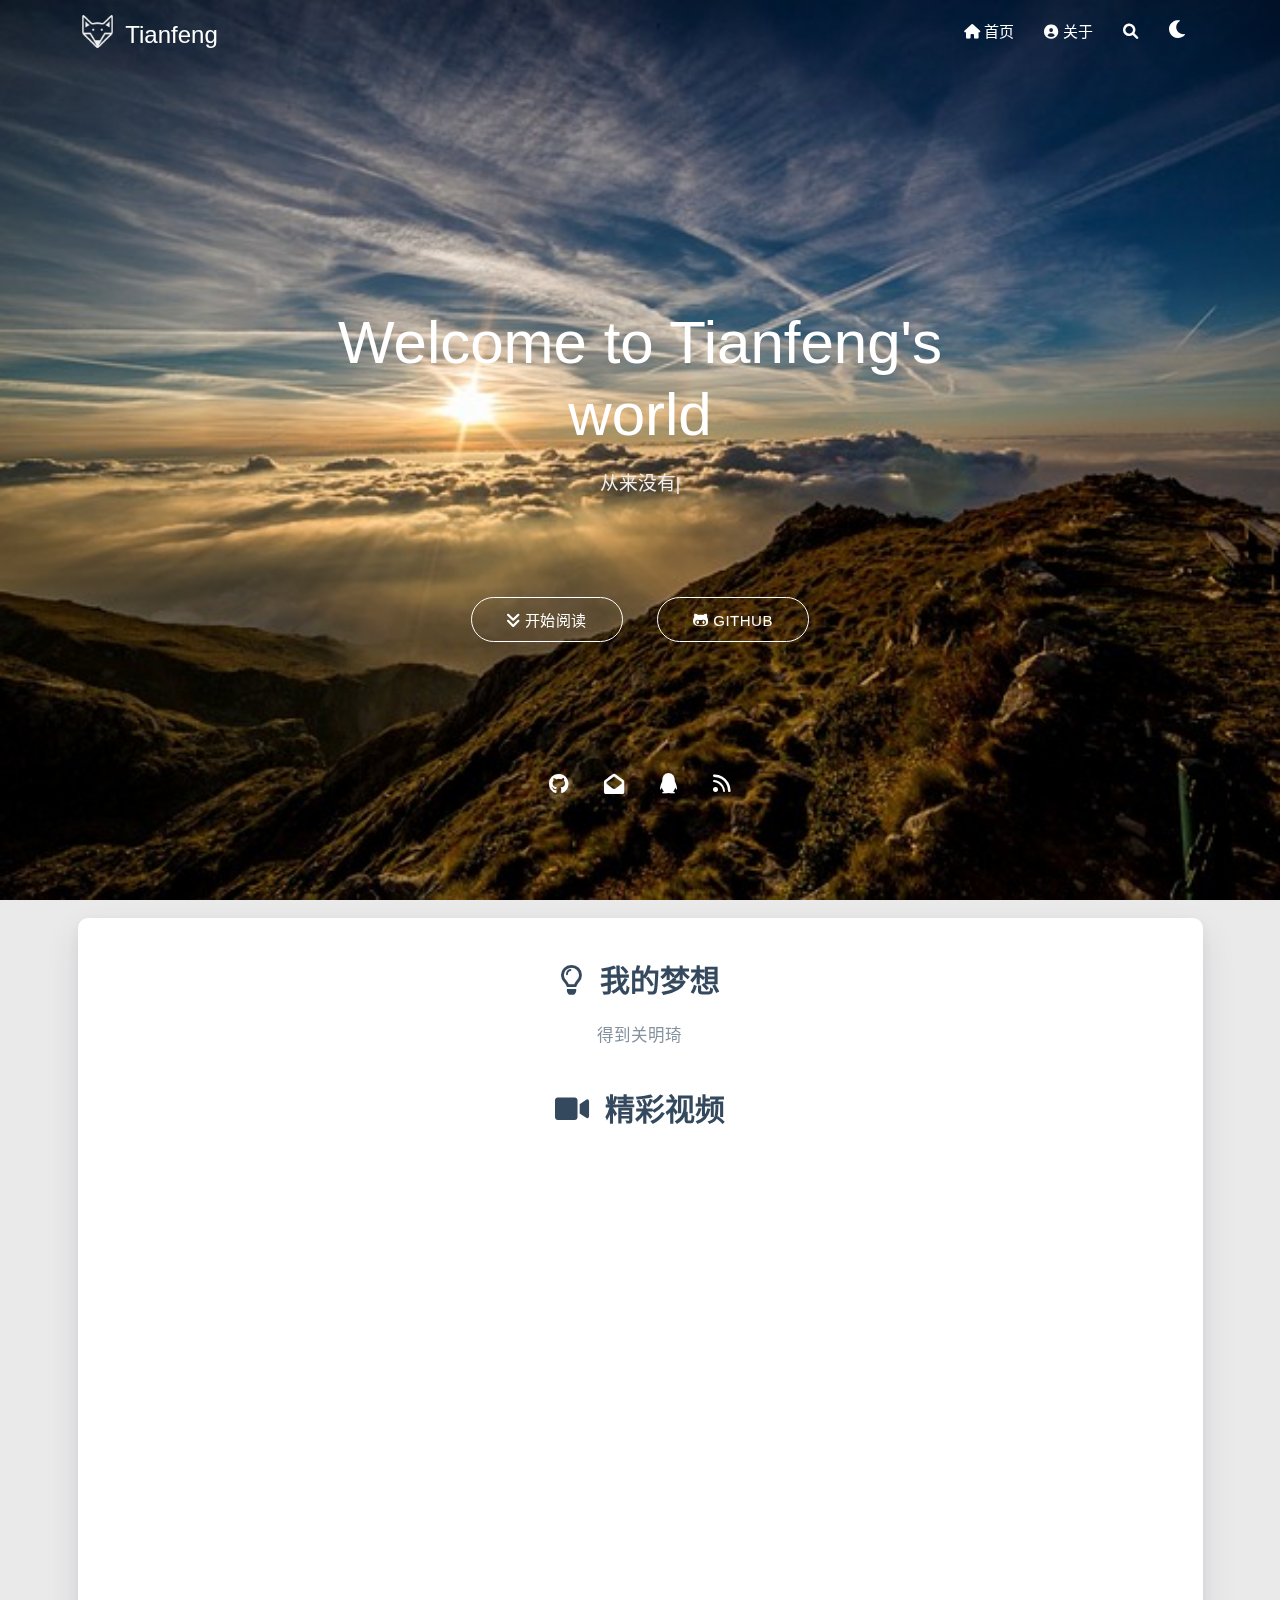
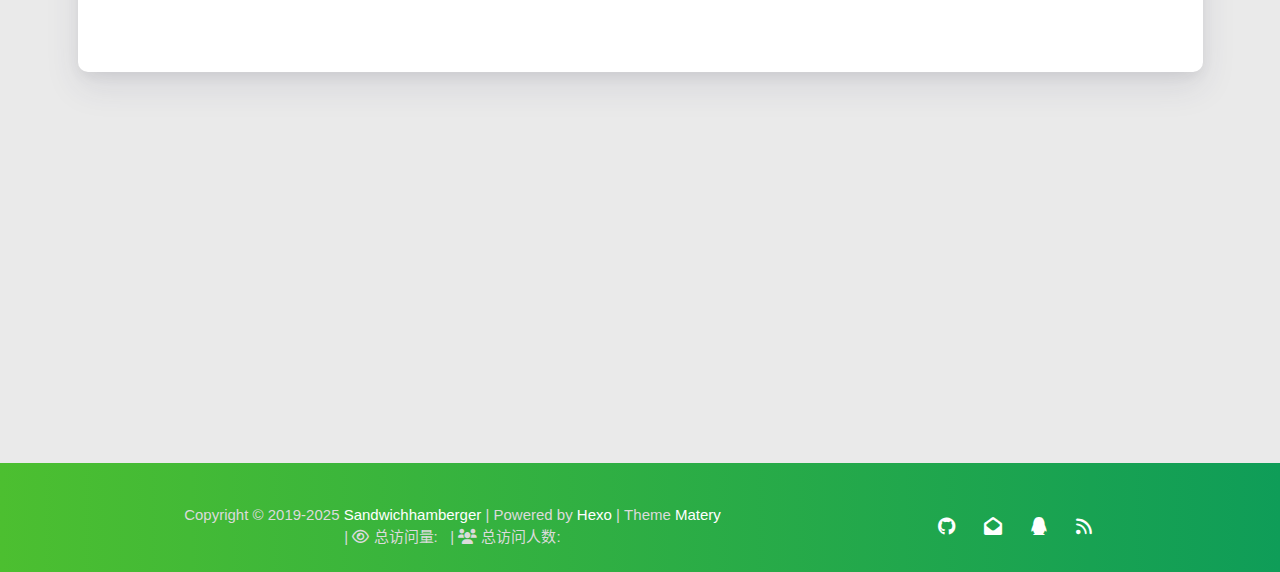
<file: index.html>
<!DOCTYPE HTML>
<html lang="zh-CN">


<head>
    <meta charset="utf-8">
    <meta name="keywords" content="Tianfeng">
    <meta name="description" content="这是Tianfeng的个人博客，主要记录编程学习、生活日常和个人思考。">
    <meta http-equiv="X-UA-Compatible" content="IE=edge">
    <meta name="viewport" content="width=device-width, initial-scale=1.0, user-scalable=no">
    <meta name="renderer" content="webkit|ie-stand|ie-comp">
    <meta name="mobile-web-app-capable" content="yes">
    <meta name="format-detection" content="telephone=no">
    <meta name="apple-mobile-web-app-capable" content="yes">
    <meta name="apple-mobile-web-app-status-bar-style" content="black-translucent">
    <meta name="referrer" content="no-referrer-when-downgrade">
    <!-- Global site tag (gtag.js) - Google Analytics -->


    <title>Tianfeng</title>
    <link rel="icon" type="image/png" href="/favicon.png">
    


    <!-- index cover -->
    <!-- <link rel="stylesheet preload" type="text/css" href="/css/indexcover.css"> -->
    <style>
        .carousel-control {
            width: 45px;
            height: 45px;
            line-height: 55px;
            border-radius: 45px;
            background: transparent;
            cursor: pointer;
            z-index: 100;
        }
        
        #prev-cover {
            position: absolute;
            top: 48%;
            left: 8px;
        }
        
        #next-cover {
            position: absolute;
            top: 48%;
            right: 8px;;
        }
        
        #prev-cover i {
            margin-right: 3px;
        }
        
        #next-cover i {
            margin-left: 3px;
        }
        
        .carousel-control:hover {
            background-color: rgba(0, 0, 0, .4);
        }
        
        .carousel-control i {
            color: #fff;
            font-size: 2.4rem;
        }
    </style>



<link rel="stylesheet" type="text/css" href="/libs/awesome/css/all.min.css">
<link rel="stylesheet" type="text/css" href="/libs/materialize/materialize.min.css">
<link rel="stylesheet" type="text/css" href="/libs/aos/aos.css">
<link rel="stylesheet" type="text/css" href="/libs/animate/animate.min.css">
<link rel="stylesheet" type="text/css" href="/libs/lightGallery/css/lightgallery.min.css">
<link rel="stylesheet" type="text/css" href="/css/matery.css">
<link rel="stylesheet" type="text/css" href="/css/my.css">
<link rel="stylesheet" type="text/css" href="/css/dark.css" media="none" onload="if(media!='all')media='all'">




    <link rel="stylesheet" href="/libs/tocbot/tocbot.css">
    <link rel="stylesheet" href="/css/post.css">






    <script src="/libs/jquery/jquery-3.6.0.min.js"></script>

<meta name="generator" content="Hexo 8.1.1"><link rel="alternate" href="/atom.xml" title="Tianfeng" type="application/atom+xml">
</head>


<body>
    <header class="navbar-fixed">
    <nav id="headNav" class="bg-color nav-transparent">
        <div id="navContainer" class="nav-wrapper container">
            <div class="brand-logo">
                <a href="/" class="waves-effect waves-light">
                    
                    <img src="/medias/logo.png" class="logo-img" alt="LOGO">
                    
                    <span class="logo-span">Tianfeng</span>
                </a>
            </div>
            

<a href="#" data-target="mobile-nav" class="sidenav-trigger button-collapse"><i class="fas fa-bars"></i></a>
<ul class="right nav-menu">
  
  <li class="hide-on-med-and-down nav-item">
    
    <a href="/" class="waves-effect waves-light">
      
      <i class="fas fa-home" style="zoom: 0.6;"></i>
      
      <span>首页</span>
    </a>
    
  </li>
  
  <li class="hide-on-med-and-down nav-item">
    
    <a href="/about" class="waves-effect waves-light">
      
      <i class="fas fa-user-circle" style="zoom: 0.6;"></i>
      
      <span>关于</span>
    </a>
    
  </li>
  
  <li>
    <a href="#searchModal" class="modal-trigger waves-effect waves-light">
      <i id="searchIcon" class="fas fa-search" title="搜索" style="zoom: 0.85;"></i>
    </a>
  </li>
  <li>
    <a href="javascript:;" class="waves-effect waves-light" onclick="switchNightMode()" title="深色/浅色模式" >
      <i id="sum-moon-icon" class="fas fa-sun" style="zoom: 0.85;"></i>
    </a>
  </li>
</ul>


<div id="mobile-nav" class="side-nav sidenav">

    <div class="mobile-head bg-color">
        
        <img src="/medias/logo.png" class="logo-img circle responsive-img">
        
        <div class="logo-name">Tianfeng</div>
        <div class="logo-desc">
            
            这是Tianfeng的个人博客，主要记录编程学习、生活日常和个人思考。
            
        </div>
    </div>

    <ul class="menu-list mobile-menu-list">
        
        <li class="m-nav-item">
	  
		<a href="/" class="waves-effect waves-light">
			
			    <i class="fa-fw fas fa-home"></i>
			
			首页
		</a>
          
        </li>
        
        <li class="m-nav-item">
	  
		<a href="/about" class="waves-effect waves-light">
			
			    <i class="fa-fw fas fa-user-circle"></i>
			
			关于
		</a>
          
        </li>
        
        
        <li><div class="divider"></div></li>
        <li>
            <a href="https://github.com/blinkfox/hexo-theme-matery" class="waves-effect waves-light" target="_blank">
                <i class="fab fa-github-square fa-fw"></i>Fork Me
            </a>
        </li>
        
    </ul>
</div>


        </div>

        
            <style>
    .nav-transparent .github-corner {
        display: none !important;
    }

    .github-corner {
        position: absolute;
        z-index: 10;
        top: 0;
        right: 0;
        border: 0;
        transform: scale(1.1);
    }

    .github-corner svg {
        color: #0f9d58;
        fill: #fff;
        height: 64px;
        width: 64px;
    }

    .github-corner:hover .octo-arm {
        animation: a 0.56s ease-in-out;
    }

    .github-corner .octo-arm {
        animation: none;
    }

    @keyframes a {
        0%,
        to {
            transform: rotate(0);
        }
        20%,
        60% {
            transform: rotate(-25deg);
        }
        40%,
        80% {
            transform: rotate(10deg);
        }
    }
</style>

<a href="https://github.com/blinkfox/hexo-theme-matery" class="github-corner tooltipped hide-on-med-and-down" target="_blank"
   data-tooltip="Fork Me" data-position="left" data-delay="50">
    <svg viewBox="0 0 250 250" aria-hidden="true">
        <path d="M0,0 L115,115 L130,115 L142,142 L250,250 L250,0 Z"></path>
        <path d="M128.3,109.0 C113.8,99.7 119.0,89.6 119.0,89.6 C122.0,82.7 120.5,78.6 120.5,78.6 C119.2,72.0 123.4,76.3 123.4,76.3 C127.3,80.9 125.5,87.3 125.5,87.3 C122.9,97.6 130.6,101.9 134.4,103.2"
              fill="currentColor" style="transform-origin: 130px 106px;" class="octo-arm"></path>
        <path d="M115.0,115.0 C114.9,115.1 118.7,116.5 119.8,115.4 L133.7,101.6 C136.9,99.2 139.9,98.4 142.2,98.6 C133.8,88.0 127.5,74.4 143.8,58.0 C148.5,53.4 154.0,51.2 159.7,51.0 C160.3,49.4 163.2,43.6 171.4,40.1 C171.4,40.1 176.1,42.5 178.8,56.2 C183.1,58.6 187.2,61.8 190.9,65.4 C194.5,69.0 197.7,73.2 200.1,77.6 C213.8,80.2 216.3,84.9 216.3,84.9 C212.7,93.1 206.9,96.0 205.4,96.6 C205.1,102.4 203.0,107.8 198.3,112.5 C181.9,128.9 168.3,122.5 157.7,114.1 C157.9,116.9 156.7,120.9 152.7,124.9 L141.0,136.5 C139.8,137.7 141.6,141.9 141.8,141.8 Z"
              fill="currentColor" class="octo-body"></path>
    </svg>
</a>
        
    </nav>

</header>

    


<div class="carousel carousel-slider center index-cover" data-indicators="true" style="margin-top: -64px;">
    

    <div class="carousel-item  white-text bg-cover about-cover">
        <div class="container">
            <div class="row">
    <div class="col s10 offset-s1 m8 offset-m2 l8 offset-l2">
        <div class="brand">
            <div class="title center-align">
                
                Welcome to Tianfeng&#39;s world
                
            </div>

            <div class="description center-align">
                
                <span id="subtitle"></span>
                <script src="/libs/typed/typed.js"></script>
                <script>
                    var typed = new Typed("#subtitle", {
                        strings: [ 
                            
                                "从来没有真正的绝境, 只有心灵的迷途",
                            
                                "Never really desperate, only the lost of the soul",
                            
                        ],
                        startDelay: 300,
                        typeSpeed: 100,
                        loop: true,
                        backSpeed: 50,
                        showCursor: true
                    });
                </script>
                
            </div>
        </div>
    </div>
</div>


<script>
    // 每天切换 banner 图.  Switch banner image every day.
    var bannerUrl = "/medias/banner/" + new Date().getDay() + '.jpg';
    $('.bg-cover').css('background-image', 'url(' + bannerUrl + ')');
</script>
<script>
    
      var bannerUrl = "/medias/featureimages/" + Math.floor(Math.random() * 24) + '.jpg';
    
    $('.bg-cover.about-cover').css('background-image', 'url(' + bannerUrl + ')');

</script>



            <div class="cover-btns">
                <a href="#indexCard" class="waves-effect waves-light btn">
                    <i class="fa fa-angle-double-down"></i>开始阅读
                </a>

                
                    <a href="https://github.com/blinkfox/hexo-theme-matery" class="waves-effect waves-light btn" target="_blank">
                        <i class="fab fa-github-alt"></i>Github
                    </a>
                
            </div>
            <div class="cover-social-link">
    <a href="https://github.com/blinkfox" class="tooltipped" target="_blank" data-tooltip="访问我的GitHub" data-position="top" data-delay="50">
        <i class="fab fa-github"></i>
    </a>



    <a href="mailto:1181062873@qq.com" class="tooltipped" target="_blank" data-tooltip="邮件联系我" data-position="top" data-delay="50">
        <i class="fas fa-envelope-open"></i>
    </a>







    <a href="tencent://AddContact/?fromId=50&fromSubId=1&subcmd=all&uin=1181062873" class="tooltipped" target="_blank" data-tooltip="QQ联系我: 1181062873" data-position="top" data-delay="50">
        <i class="fab fa-qq"></i>
    </a>







    <a href="/atom.xml" class="tooltipped" target="_blank" data-tooltip="RSS 订阅" data-position="top" data-delay="50">
        <i class="fas fa-rss"></i>
    </a>

</div>
        </div>
    </div>

    
</div>

<script>
    $(function () {
        let coverSlider = $('.carousel');

        //用户触摸轮播自动 restartPlay 是否生效
        let initUserPressedOrDraggedActive = false

        //用户触摸轮播自动 restartPlay
        function initUserPressedOrDragged(instance) {
            setInterval(() => {
                if (instance.pressed || instance.dragged) {
                    // console.log('initUserPressedOrDragged: ',instance.pressed,instance.dragged)
                    restartPlay()
                }
            }, 1000)
        }

        coverSlider.carousel({
            duration: Number('120'),
            fullWidth: true,
            indicators: 'true' === 'true',
            onCycleTo() {
                if (!initUserPressedOrDraggedActive) {
                    // console.log('initUserPressedOrDraggedActive')
                    initUserPressedOrDragged(this)
                    initUserPressedOrDraggedActive = true
                }
            },
        })

        let carouselIntervalId;
        
        // Loop to call the next cover article picture.
        let autoCarousel = function () {
            carouselIntervalId = setInterval(function () {
                coverSlider.carousel('next');
            }, 5000);
        };
        autoCarousel();
        

        function restartPlay() {
            
            clearInterval(carouselIntervalId);
            autoCarousel();
            
        };

        
        // prev and next cover post.
        $('#prev-cover').click(function () {
            coverSlider.carousel('prev');
            restartPlay();
        });
        $('#next-cover').click(function () {
            coverSlider.carousel('next');
            restartPlay();
        });
        
    });
</script>



<main class="content">

    
    <div id="indexCard" class="index-card">
        <div class="container ">
            <div class="card">
                <div class="card-content">
                    
                        <div class="dream">
    
    <div class="title center-align">
        <i class="far fa-lightbulb"></i>&nbsp;&nbsp;我的梦想
    </div>
    
    <div class="row">
        <div class="col l8 offset-l2 m10 offset-m1 s10 offset-s1 center-align text">
            得到关明琦
        </div>
    </div>
</div>

                    

                    

                    
                        <link rel="stylesheet" href="/libs/dplayer/DPlayer.min.css">
<div class="video-player">
    
    <div class="title center-align">
        <i class="fas fa-video-camera"></i>&nbsp;&nbsp;精彩视频
    </div>
    
    <div class="row">
		
			<iframe src='//player.bilibili.com/player.html?isOutside=true&aid=931463745&bvid=BV1AM4y1M71p&cid=364849402&p=1" scrolling="no" border="0" frameborder="no" framespacing="0" allowfullscreen="true"' scrolling="no" border="0" frameborder="no" framespacing="0" allowfullscreen="true" align="middle"  style="height: 450px;" width="100%"> </iframe>
		
    </div>
</div>

<script src="/libs/dplayer/DPlayer.min.js"></script>
<script>
    $(function () {
        new DPlayer({
            container: document.getElementById('dplayer'),
            autoplay: 'false' === 'true',
            theme: '#42b983',
            loop: 'false' === 'true',
            lang: 'zh-CN' === 'zh-CN' ? 'zh-cn' : 'en',
            preload: 'auto',
            volume: Number('0.7'),
            video: {
                url: '',
                pic: '',
                thumbnails: ''
            }
        });
    });
</script>

                    

                    
                    <div id="recommend-sections" class="recommend">
                        



                    </div>
                    
                </div>
            </div>
        </div>
    </div>
    

    

    <!-- 所有文章卡片 -->
    <article id="articles" class="container articles">
        <div class="row article-row">
            
             <!-- 隐藏某个文章 -->
            <div class="article col s12 m6 l4" data-aos="zoom-in">
                <div class="card">
                    <a href="/2025/12/07/%E6%88%91%E7%9A%84%E7%AC%AC%E4%BA%8C%E7%AF%87%E5%8D%9A%E5%AE%A2/">
                        <div class="card-image">
                            
                            
                            <img src="/medias/featureimages/20.jpg" class="responsive-img" alt="我的第二篇博客">
                            
                            <span class="card-title">我的第二篇博客</span>
                        </div>
                    </a>

                    <div class="card-content article-content">
                        <div class="summary block-with-text">
                            
                        </div>
                        <div class="publish-info">
                            <span class="publish-date">
                                <i class="far fa-clock fa-fw icon-date"></i>2025-12-07
                            </span>
                            <span class="publish-author">
                                
                                <i class="fas fa-user fa-fw"></i>
                                Sandwichhamberger
                                
                            </span>
                        </div>
                    </div>

                    
                </div>
            </div>
              <!-- 隐藏某个文章 -->
            
             <!-- 隐藏某个文章 -->
            <div class="article col s12 m6 l4" data-aos="zoom-in">
                <div class="card">
                    <a href="/2025/12/07/%E6%88%91%E7%9A%84%E7%AC%AC%E4%B8%80%E7%AF%87%E5%8D%9A%E5%AE%A2/">
                        <div class="card-image">
                            
                            
                            <img src="/medias/featureimages/16.jpg" class="responsive-img" alt="我的第一篇博客">
                            
                            <span class="card-title">我的第一篇博客</span>
                        </div>
                    </a>

                    <div class="card-content article-content">
                        <div class="summary block-with-text">
                            
                        </div>
                        <div class="publish-info">
                            <span class="publish-date">
                                <i class="far fa-clock fa-fw icon-date"></i>2025-12-07
                            </span>
                            <span class="publish-author">
                                
                                <i class="fas fa-user fa-fw"></i>
                                Sandwichhamberger
                                
                            </span>
                        </div>
                    </div>

                    
                </div>
            </div>
              <!-- 隐藏某个文章 -->
            
             <!-- 隐藏某个文章 -->
            <div class="article col s12 m6 l4" data-aos="zoom-in">
                <div class="card">
                    <a href="/2025/12/07/hello-world/">
                        <div class="card-image">
                            
                            
                            <img src="/medias/featureimages/12.jpg" class="responsive-img" alt="Hello World">
                            
                            <span class="card-title">Hello World</span>
                        </div>
                    </a>

                    <div class="card-content article-content">
                        <div class="summary block-with-text">
                            
                                Welcome to Hexo! This is your very first post. Check documentation for more info. If you get any problems when using Hex
                            
                        </div>
                        <div class="publish-info">
                            <span class="publish-date">
                                <i class="far fa-clock fa-fw icon-date"></i>2025-12-07
                            </span>
                            <span class="publish-author">
                                
                                <i class="fas fa-user fa-fw"></i>
                                Sandwichhamberger
                                
                            </span>
                        </div>
                    </div>

                    
                </div>
            </div>
              <!-- 隐藏某个文章 -->
            
        </div>
    </article>

</main>




    <footer class="page-footer bg-color">
    
        <link rel="stylesheet" href="/libs/aplayer/APlayer.min.css">
<style>
    .aplayer .aplayer-lrc p {
        
        display: none;
        
        font-size: 12px;
        font-weight: 700;
        line-height: 16px !important;
    }

    .aplayer .aplayer-lrc p.aplayer-lrc-current {
        
        display: none;
        
        font-size: 15px;
        color: #42b983;
    }

    
    .aplayer.aplayer-fixed.aplayer-narrow .aplayer-body {
        left: -66px !important;
    }

    .aplayer.aplayer-fixed.aplayer-narrow .aplayer-body:hover {
        left: 0px !important;
    }

    
</style>
<div class="">
    
    <div class="row">
        <meting-js class="col l8 offset-l2 m10 offset-m1 s12"
                   server="netease"
                   type="playlist"
                   id="503838841"
                   fixed='true'
                   autoplay='false'
                   theme='#42b983'
                   loop='all'
                   order='random'
                   preload='auto'
                   volume='0.7'
                   list-folded='true'
        >
        </meting-js>
    </div>
</div>

<script src="/libs/aplayer/APlayer.min.js"></script>
<script src="/libs/aplayer/Meting.min.js"></script>

    

    <div class="container row center-align"
         style="margin-bottom: 0px !important;">
        <div class="col s12 m8 l8 copy-right">
            Copyright&nbsp;&copy;
            
                <span id="year">2019-2025</span>
            
            <a href="/about" target="_blank">Sandwichhamberger</a>
            |&nbsp;Powered by&nbsp;<a href="https://hexo.io/" target="_blank">Hexo</a>
            |&nbsp;Theme&nbsp;<a href="https://github.com/blinkfox/hexo-theme-matery" target="_blank">Matery</a>
            
            <br>
            
            
            
                
            
            
                <span id="busuanzi_container_site_pv">
                &nbsp;|&nbsp;<i class="far fa-eye"></i>&nbsp;总访问量:&nbsp;
                    <span id="busuanzi_value_site_pv" class="white-color"></span>
            </span>
            
            
                <span id="busuanzi_container_site_uv">
                &nbsp;|&nbsp;<i class="fas fa-users"></i>&nbsp;总访问人数:&nbsp;
                    <span id="busuanzi_value_site_uv" class="white-color"></span>
            </span>
            
            <br>

            <!-- 运行天数提醒. -->
            
            <br>
            
        </div>
        <div class="col s12 m4 l4 social-link social-statis">
    <a href="https://github.com/blinkfox" class="tooltipped" target="_blank" data-tooltip="访问我的GitHub" data-position="top" data-delay="50">
        <i class="fab fa-github"></i>
    </a>



    <a href="mailto:1181062873@qq.com" class="tooltipped" target="_blank" data-tooltip="邮件联系我" data-position="top" data-delay="50">
        <i class="fas fa-envelope-open"></i>
    </a>







    <a href="tencent://AddContact/?fromId=50&fromSubId=1&subcmd=all&uin=1181062873" class="tooltipped" target="_blank" data-tooltip="QQ联系我: 1181062873" data-position="top" data-delay="50">
        <i class="fab fa-qq"></i>
    </a>







    <a href="/atom.xml" class="tooltipped" target="_blank" data-tooltip="RSS 订阅" data-position="top" data-delay="50">
        <i class="fas fa-rss"></i>
    </a>

</div>
    </div>
</footer>

<div class="progress-bar"></div>


    <!-- 搜索遮罩框 -->
<div id="searchModal" class="modal">
    <div class="modal-content">
        <div class="search-header">
            <span class="title"><i class="fas fa-search"></i>&nbsp;&nbsp;搜索</span>
            <input type="search" id="searchInput" name="s" placeholder="请输入搜索的关键字"
                   class="search-input">
        </div>
        <div id="searchResult"></div>
    </div>
</div>

<script type="text/javascript">
$(function () {
    var searchFunc = function (path, search_id, content_id) {
        'use strict';
        $.ajax({
            url: path,
            dataType: "xml",
            success: function (xmlResponse) {
                // get the contents from search data
                var datas = $("entry", xmlResponse).map(function () {
                    return {
                        title: $("title", this).text(),
                        content: $("content", this).text(),
                        url: $("url", this).text()
                    };
                }).get();
                var $input = document.getElementById(search_id);
                var $resultContent = document.getElementById(content_id);
                $input.addEventListener('input', function () {
                    var str = '<ul class=\"search-result-list\">';
                    var keywords = this.value.trim().toLowerCase().split(/[\s\-]+/);
                    $resultContent.innerHTML = "";
                    if (this.value.trim().length <= 0) {
                        return;
                    }
                    // perform local searching
                    datas.forEach(function (data) {
                        var isMatch = true;
                        var data_title = data.title.trim().toLowerCase();
                        var data_content = data.content.trim().replace(/<[^>]+>/g, "").toLowerCase();
                        var data_url = data.url;
                        data_url = data_url.indexOf('/') === 0 ? data.url : '/' + data_url;
                        var index_title = -1;
                        var index_content = -1;
                        var first_occur = -1;
                        // only match artiles with not empty titles and contents
                        if (data_title !== '' && data_content !== '') {
                            keywords.forEach(function (keyword, i) {
                                index_title = data_title.indexOf(keyword);
                                index_content = data_content.indexOf(keyword);
                                if (index_title < 0 && index_content < 0) {
                                    isMatch = false;
                                } else {
                                    if (index_content < 0) {
                                        index_content = 0;
                                    }
                                    if (i === 0) {
                                        first_occur = index_content;
                                    }
                                }
                            });
                        }
                        // show search results
                        if (isMatch) {
                            str += "<li><a href='" + data_url + "' class='search-result-title'>" + data_title + "</a>";
                            var content = data.content.trim().replace(/<[^>]+>/g, "");
                            if (first_occur >= 0) {
                                // cut out 100 characters
                                var start = first_occur - 20;
                                var end = first_occur + 80;
                                if (start < 0) {
                                    start = 0;
                                }
                                if (start === 0) {
                                    end = 100;
                                }
                                if (end > content.length) {
                                    end = content.length;
                                }
                                var match_content = content.substr(start, end);
                                // highlight all keywords
                                keywords.forEach(function (keyword) {
                                    var regS = new RegExp(keyword, "gi");
                                    match_content = match_content.replace(regS, "<em class=\"search-keyword\">" + keyword + "</em>");
                                });

                                str += "<p class=\"search-result\">" + match_content + "...</p>"
                            }
                            str += "</li>";
                        }
                    });
                    str += "</ul>";
                    $resultContent.innerHTML = str;
                });
            }
        });
    };

    searchFunc('/search.xml', 'searchInput', 'searchResult');
});
</script>

    <!-- 白天和黑夜主题 -->
<div class="stars-con">
    <div id="stars"></div>
    <div id="stars2"></div>
    <div id="stars3"></div>  
</div>

<script>
    function switchNightMode() {
        $('<div class="Cuteen_DarkSky"><div class="Cuteen_DarkPlanet"></div></div>').appendTo($('body')),
        setTimeout(function () {
            $('body').hasClass('DarkMode') 
            ? ($('body').removeClass('DarkMode'), localStorage.setItem('isDark', '0'), $('#sum-moon-icon').removeClass("fa-sun").addClass('fa-moon')) 
            : ($('body').addClass('DarkMode'), localStorage.setItem('isDark', '1'), $('#sum-moon-icon').addClass("fa-sun").removeClass('fa-moon')),
            
            setTimeout(function () {
            $('.Cuteen_DarkSky').fadeOut(1e3, function () {
                $(this).remove()
            })
            }, 2e3)
        })
    }
</script>

    <!-- 回到顶部按钮 -->
<div id="backTop" class="top-scroll">
    <a class="btn-floating btn-large waves-effect waves-light" href="#!">
        <i class="fas fa-arrow-up"></i>
    </a>
</div>


    <script src="/libs/materialize/materialize.min.js"></script>
    <script src="/libs/masonry/masonry.pkgd.min.js"></script>
    <script src="/libs/aos/aos.js"></script>
    <script src="/libs/scrollprogress/scrollProgress.min.js"></script>
    <script src="/libs/lightGallery/js/lightgallery-all.min.js"></script>
    <script src="/js/matery.js"></script>

    

    
    
    

    <!-- 雪花特效 -->
    

    <!-- 鼠标星星特效 -->
    

     
        <script src="https://ssl.captcha.qq.com/TCaptcha.js"></script>
        <script src="/libs/others/TencentCaptcha.js"></script>
        <button id="TencentCaptcha" data-appid="xxxxxxxxxx" data-cbfn="callback" type="button" hidden></button>
    

    <!-- Baidu Analytics -->

    <!-- Baidu Push -->

<script>
    (function () {
        var bp = document.createElement('script');
        var curProtocol = window.location.protocol.split(':')[0];
        if (curProtocol === 'https') {
            bp.src = 'https://zz.bdstatic.com/linksubmit/push.js';
        } else {
            bp.src = 'http://push.zhanzhang.baidu.com/push.js';
        }
        var s = document.getElementsByTagName("script")[0];
        s.parentNode.insertBefore(bp, s);
    })();
</script>

    
    <script src="/libs/others/clicklove.js" async="async"></script>
    
    
    <script async src="/libs/others/busuanzi.pure.mini.js"></script>
    

    

    

    <!--腾讯兔小巢-->
    
    

    

    

    
    <script src="/libs/instantpage/instantpage.js" type="module"></script>
    

</body>

</html>
</file>
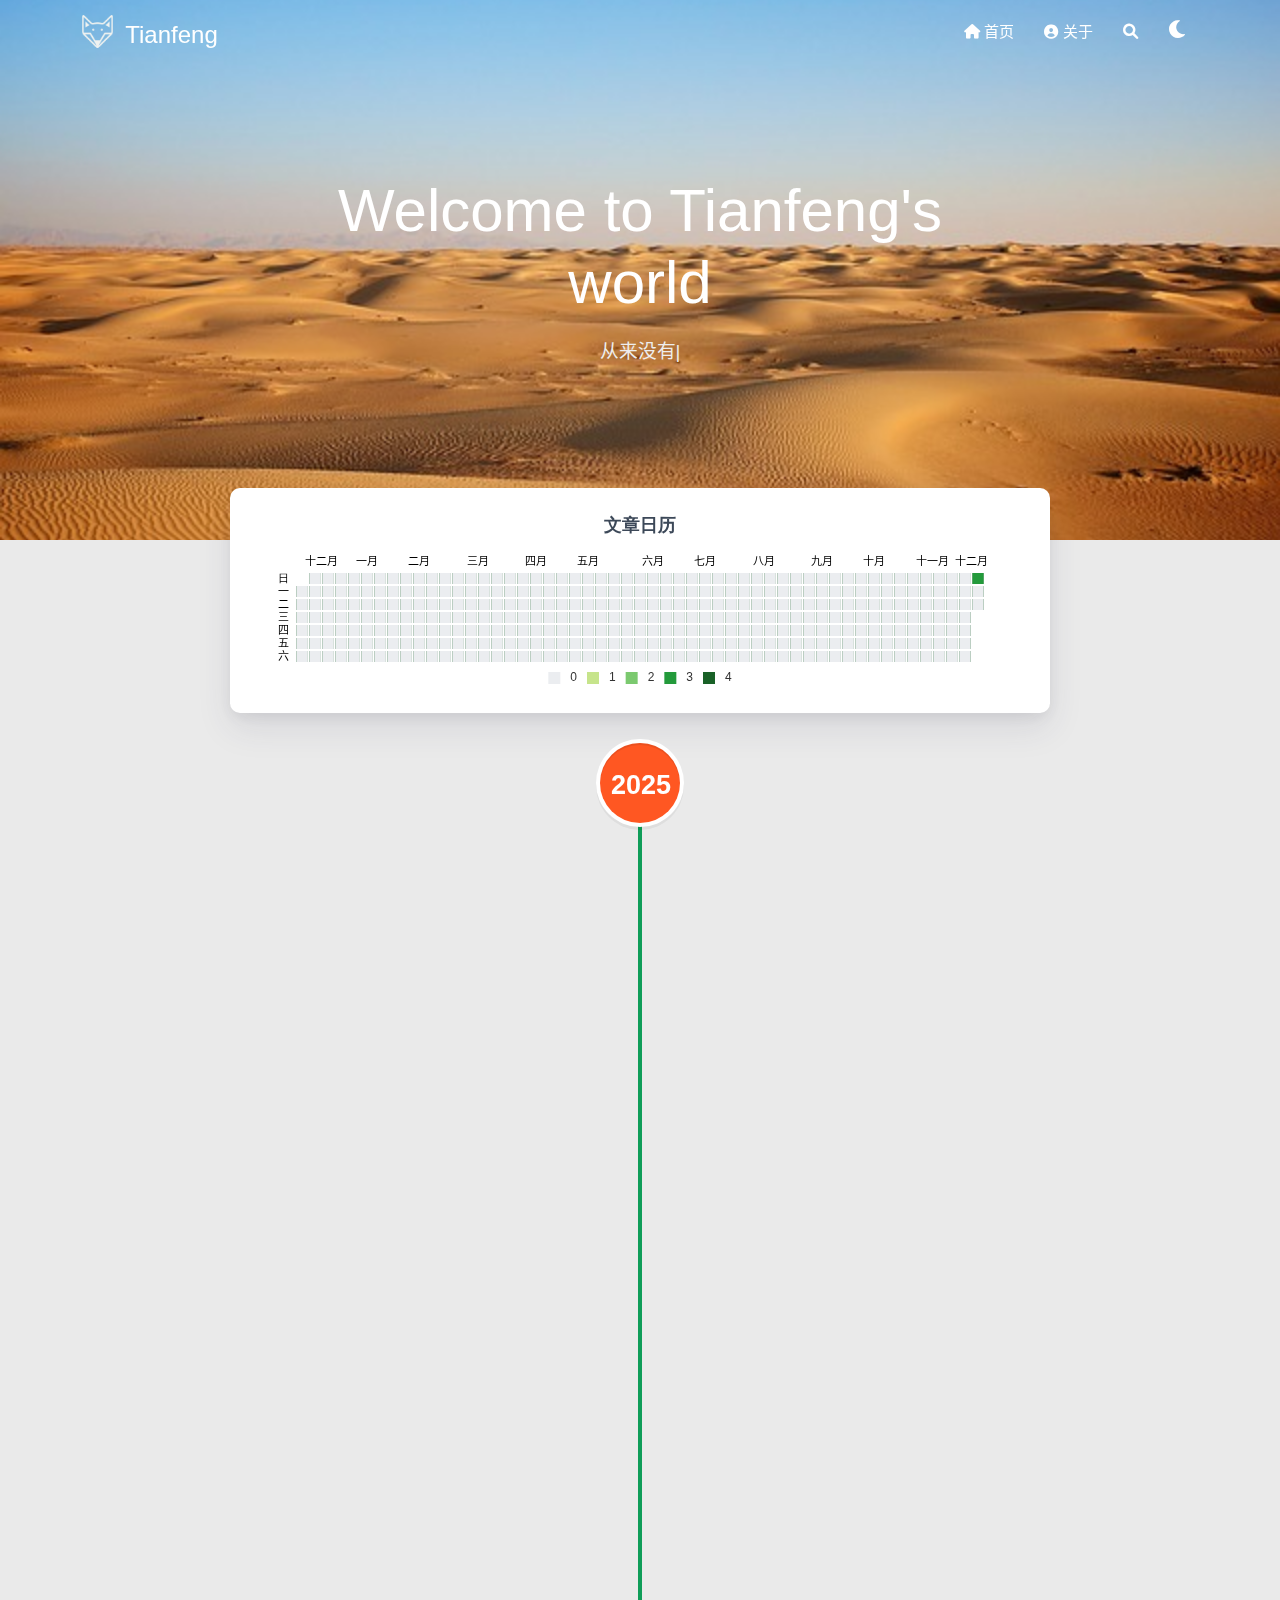
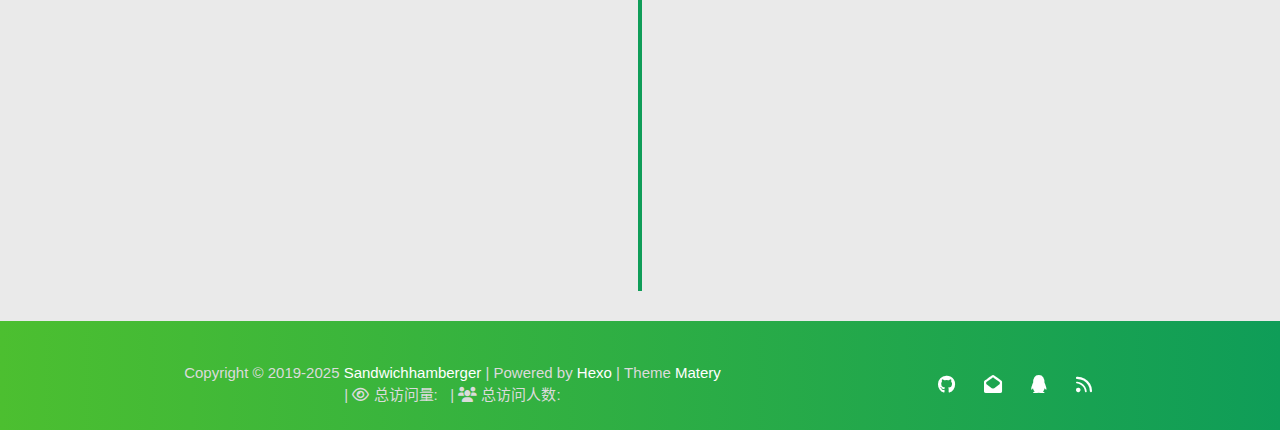
<file: archives/index.html>
<!DOCTYPE HTML>
<html lang="zh-CN">


<head>
    <meta charset="utf-8">
    <meta name="keywords" content="归档, Tianfeng">
    <meta name="description" content="这是Tianfeng的个人博客，主要记录编程学习、生活日常和个人思考。">
    <meta http-equiv="X-UA-Compatible" content="IE=edge">
    <meta name="viewport" content="width=device-width, initial-scale=1.0, user-scalable=no">
    <meta name="renderer" content="webkit|ie-stand|ie-comp">
    <meta name="mobile-web-app-capable" content="yes">
    <meta name="format-detection" content="telephone=no">
    <meta name="apple-mobile-web-app-capable" content="yes">
    <meta name="apple-mobile-web-app-status-bar-style" content="black-translucent">
    <meta name="referrer" content="no-referrer-when-downgrade">
    <!-- Global site tag (gtag.js) - Google Analytics -->


    <title>归档 | Tianfeng</title>
    <link rel="icon" type="image/png" href="/favicon.png">
    


    <!-- bg-cover style     -->



<link rel="stylesheet" type="text/css" href="/libs/awesome/css/all.min.css">
<link rel="stylesheet" type="text/css" href="/libs/materialize/materialize.min.css">
<link rel="stylesheet" type="text/css" href="/libs/aos/aos.css">
<link rel="stylesheet" type="text/css" href="/libs/animate/animate.min.css">
<link rel="stylesheet" type="text/css" href="/libs/lightGallery/css/lightgallery.min.css">
<link rel="stylesheet" type="text/css" href="/css/matery.css">
<link rel="stylesheet" type="text/css" href="/css/my.css">
<link rel="stylesheet" type="text/css" href="/css/dark.css" media="none" onload="if(media!='all')media='all'">




    <link rel="stylesheet" href="/libs/tocbot/tocbot.css">
    <link rel="stylesheet" href="/css/post.css">




    
        <link rel="stylesheet" type="text/css" href="/css/reward.css">
    



    <script src="/libs/jquery/jquery-3.6.0.min.js"></script>

<meta name="generator" content="Hexo 8.1.1"><link rel="alternate" href="/atom.xml" title="Tianfeng" type="application/atom+xml">
</head>


<body>
    <header class="navbar-fixed">
    <nav id="headNav" class="bg-color nav-transparent">
        <div id="navContainer" class="nav-wrapper container">
            <div class="brand-logo">
                <a href="/" class="waves-effect waves-light">
                    
                    <img src="/medias/logo.png" class="logo-img" alt="LOGO">
                    
                    <span class="logo-span">Tianfeng</span>
                </a>
            </div>
            

<a href="#" data-target="mobile-nav" class="sidenav-trigger button-collapse"><i class="fas fa-bars"></i></a>
<ul class="right nav-menu">
  
  <li class="hide-on-med-and-down nav-item">
    
    <a href="/" class="waves-effect waves-light">
      
      <i class="fas fa-home" style="zoom: 0.6;"></i>
      
      <span>首页</span>
    </a>
    
  </li>
  
  <li class="hide-on-med-and-down nav-item">
    
    <a href="/about" class="waves-effect waves-light">
      
      <i class="fas fa-user-circle" style="zoom: 0.6;"></i>
      
      <span>关于</span>
    </a>
    
  </li>
  
  <li>
    <a href="#searchModal" class="modal-trigger waves-effect waves-light">
      <i id="searchIcon" class="fas fa-search" title="搜索" style="zoom: 0.85;"></i>
    </a>
  </li>
  <li>
    <a href="javascript:;" class="waves-effect waves-light" onclick="switchNightMode()" title="深色/浅色模式" >
      <i id="sum-moon-icon" class="fas fa-sun" style="zoom: 0.85;"></i>
    </a>
  </li>
</ul>


<div id="mobile-nav" class="side-nav sidenav">

    <div class="mobile-head bg-color">
        
        <img src="/medias/logo.png" class="logo-img circle responsive-img">
        
        <div class="logo-name">Tianfeng</div>
        <div class="logo-desc">
            
            这是Tianfeng的个人博客，主要记录编程学习、生活日常和个人思考。
            
        </div>
    </div>

    <ul class="menu-list mobile-menu-list">
        
        <li class="m-nav-item">
	  
		<a href="/" class="waves-effect waves-light">
			
			    <i class="fa-fw fas fa-home"></i>
			
			首页
		</a>
          
        </li>
        
        <li class="m-nav-item">
	  
		<a href="/about" class="waves-effect waves-light">
			
			    <i class="fa-fw fas fa-user-circle"></i>
			
			关于
		</a>
          
        </li>
        
        
        <li><div class="divider"></div></li>
        <li>
            <a href="https://github.com/blinkfox/hexo-theme-matery" class="waves-effect waves-light" target="_blank">
                <i class="fab fa-github-square fa-fw"></i>Fork Me
            </a>
        </li>
        
    </ul>
</div>


        </div>

        
            <style>
    .nav-transparent .github-corner {
        display: none !important;
    }

    .github-corner {
        position: absolute;
        z-index: 10;
        top: 0;
        right: 0;
        border: 0;
        transform: scale(1.1);
    }

    .github-corner svg {
        color: #0f9d58;
        fill: #fff;
        height: 64px;
        width: 64px;
    }

    .github-corner:hover .octo-arm {
        animation: a 0.56s ease-in-out;
    }

    .github-corner .octo-arm {
        animation: none;
    }

    @keyframes a {
        0%,
        to {
            transform: rotate(0);
        }
        20%,
        60% {
            transform: rotate(-25deg);
        }
        40%,
        80% {
            transform: rotate(10deg);
        }
    }
</style>

<a href="https://github.com/blinkfox/hexo-theme-matery" class="github-corner tooltipped hide-on-med-and-down" target="_blank"
   data-tooltip="Fork Me" data-position="left" data-delay="50">
    <svg viewBox="0 0 250 250" aria-hidden="true">
        <path d="M0,0 L115,115 L130,115 L142,142 L250,250 L250,0 Z"></path>
        <path d="M128.3,109.0 C113.8,99.7 119.0,89.6 119.0,89.6 C122.0,82.7 120.5,78.6 120.5,78.6 C119.2,72.0 123.4,76.3 123.4,76.3 C127.3,80.9 125.5,87.3 125.5,87.3 C122.9,97.6 130.6,101.9 134.4,103.2"
              fill="currentColor" style="transform-origin: 130px 106px;" class="octo-arm"></path>
        <path d="M115.0,115.0 C114.9,115.1 118.7,116.5 119.8,115.4 L133.7,101.6 C136.9,99.2 139.9,98.4 142.2,98.6 C133.8,88.0 127.5,74.4 143.8,58.0 C148.5,53.4 154.0,51.2 159.7,51.0 C160.3,49.4 163.2,43.6 171.4,40.1 C171.4,40.1 176.1,42.5 178.8,56.2 C183.1,58.6 187.2,61.8 190.9,65.4 C194.5,69.0 197.7,73.2 200.1,77.6 C213.8,80.2 216.3,84.9 216.3,84.9 C212.7,93.1 206.9,96.0 205.4,96.6 C205.1,102.4 203.0,107.8 198.3,112.5 C181.9,128.9 168.3,122.5 157.7,114.1 C157.9,116.9 156.7,120.9 152.7,124.9 L141.0,136.5 C139.8,137.7 141.6,141.9 141.8,141.8 Z"
              fill="currentColor" class="octo-body"></path>
    </svg>
</a>
        
    </nav>

</header>

    <div class="bg-cover pd-header about-cover">
    <div class="container">
    <div class="row">
    <div class="col s10 offset-s1 m8 offset-m2 l8 offset-l2">
        <div class="brand">
            <div class="title center-align">
                
                Welcome to Tianfeng&#39;s world
                
            </div>

            <div class="description center-align">
                
                <span id="subtitle"></span>
                <script src="/libs/typed/typed.js"></script>
                <script>
                    var typed = new Typed("#subtitle", {
                        strings: [ 
                            
                                "从来没有真正的绝境, 只有心灵的迷途",
                            
                                "Never really desperate, only the lost of the soul",
                            
                        ],
                        startDelay: 300,
                        typeSpeed: 100,
                        loop: true,
                        backSpeed: 50,
                        showCursor: true
                    });
                </script>
                
            </div>
        </div>
    </div>
</div>


<script>
    // 每天切换 banner 图.  Switch banner image every day.
    var bannerUrl = "/medias/banner/" + new Date().getDay() + '.jpg';
    $('.bg-cover').css('background-image', 'url(' + bannerUrl + ')');
</script>
<script>
    
      var bannerUrl = "/medias/featureimages/" + Math.floor(Math.random() * 24) + '.jpg';
    
    $('.bg-cover.about-cover').css('background-image', 'url(' + bannerUrl + ')');

</script>


    </div>
</div>

<main class="content">

    
    <div class="container archive-calendar">
    <div class="card">
        <div id="post-calendar" class="card-content"></div>
    </div>
</div>

<script type="text/javascript" src="/libs/echarts/echarts.min.js"></script>
<script type="text/javascript">
    let myChart = echarts.init(document.getElementById('post-calendar'));

    

    let option = {
        title: {
            top: 0,
            text: '文章日历',
            left: 'center',
            textStyle: {
                color: '#3C4858'
            }
        },
        tooltip: {
            padding: 10,
            backgroundColor: '#555',
            borderColor: '#777',
            borderWidth: 1,
            formatter: function (obj) {
                var value = obj.value;
                return '<div style="font-size: 14px;">' + value[0] + '：' + value[1] + '</div>';
            }
        },
        visualMap: {
            show: true,
            showLabel: true,
            categories: [0, 1, 2, 3, 4],
            calculable: true,
            inRange: {
                symbol: 'rect',
                color: ['#ebedf0', '#c6e48b', '#7bc96f', '#239a3b', '#196127']
            },
            itemWidth: 12,
            itemHeight: 12,
            orient: 'horizontal',
            left: 'center',
            bottom: 0
        },
        calendar: [{
            left: 'center',
            range: ["2024-12-09", "2025-12-09"],
            cellSize: [13, 13],
            splitLine: {
                show: false
            },
            itemStyle: {
                color: '#196127',
                borderColor: '#fff',
                borderWidth: 2
            },
            yearLabel: {
                show: false
            },
            monthLabel: {
                nameMap: 'cn',
                fontSize: 11
            },
            dayLabel: {
                formatter: '{start}  1st',
                nameMap: 'cn',
                fontSize: 11
            }
        }],
        series: [{
            type: 'heatmap',
            coordinateSystem: 'calendar',
            calendarIndex: 0,
            data: [["2024-12-09", 0], ["2024-12-10", 0], ["2024-12-11", 0], ["2024-12-12", 0], ["2024-12-13", 0], ["2024-12-14", 0], ["2024-12-15", 0], ["2024-12-16", 0], ["2024-12-17", 0], ["2024-12-18", 0], ["2024-12-19", 0], ["2024-12-20", 0], ["2024-12-21", 0], ["2024-12-22", 0], ["2024-12-23", 0], ["2024-12-24", 0], ["2024-12-25", 0], ["2024-12-26", 0], ["2024-12-27", 0], ["2024-12-28", 0], ["2024-12-29", 0], ["2024-12-30", 0], ["2024-12-31", 0], ["2025-01-01", 0], ["2025-01-02", 0], ["2025-01-03", 0], ["2025-01-04", 0], ["2025-01-05", 0], ["2025-01-06", 0], ["2025-01-07", 0], ["2025-01-08", 0], ["2025-01-09", 0], ["2025-01-10", 0], ["2025-01-11", 0], ["2025-01-12", 0], ["2025-01-13", 0], ["2025-01-14", 0], ["2025-01-15", 0], ["2025-01-16", 0], ["2025-01-17", 0], ["2025-01-18", 0], ["2025-01-19", 0], ["2025-01-20", 0], ["2025-01-21", 0], ["2025-01-22", 0], ["2025-01-23", 0], ["2025-01-24", 0], ["2025-01-25", 0], ["2025-01-26", 0], ["2025-01-27", 0], ["2025-01-28", 0], ["2025-01-29", 0], ["2025-01-30", 0], ["2025-01-31", 0], ["2025-02-01", 0], ["2025-02-02", 0], ["2025-02-03", 0], ["2025-02-04", 0], ["2025-02-05", 0], ["2025-02-06", 0], ["2025-02-07", 0], ["2025-02-08", 0], ["2025-02-09", 0], ["2025-02-10", 0], ["2025-02-11", 0], ["2025-02-12", 0], ["2025-02-13", 0], ["2025-02-14", 0], ["2025-02-15", 0], ["2025-02-16", 0], ["2025-02-17", 0], ["2025-02-18", 0], ["2025-02-19", 0], ["2025-02-20", 0], ["2025-02-21", 0], ["2025-02-22", 0], ["2025-02-23", 0], ["2025-02-24", 0], ["2025-02-25", 0], ["2025-02-26", 0], ["2025-02-27", 0], ["2025-02-28", 0], ["2025-03-01", 0], ["2025-03-02", 0], ["2025-03-03", 0], ["2025-03-04", 0], ["2025-03-05", 0], ["2025-03-06", 0], ["2025-03-07", 0], ["2025-03-08", 0], ["2025-03-09", 0], ["2025-03-10", 0], ["2025-03-11", 0], ["2025-03-12", 0], ["2025-03-13", 0], ["2025-03-14", 0], ["2025-03-15", 0], ["2025-03-16", 0], ["2025-03-17", 0], ["2025-03-18", 0], ["2025-03-19", 0], ["2025-03-20", 0], ["2025-03-21", 0], ["2025-03-22", 0], ["2025-03-23", 0], ["2025-03-24", 0], ["2025-03-25", 0], ["2025-03-26", 0], ["2025-03-27", 0], ["2025-03-28", 0], ["2025-03-29", 0], ["2025-03-30", 0], ["2025-03-31", 0], ["2025-04-01", 0], ["2025-04-02", 0], ["2025-04-03", 0], ["2025-04-04", 0], ["2025-04-05", 0], ["2025-04-06", 0], ["2025-04-07", 0], ["2025-04-08", 0], ["2025-04-09", 0], ["2025-04-10", 0], ["2025-04-11", 0], ["2025-04-12", 0], ["2025-04-13", 0], ["2025-04-14", 0], ["2025-04-15", 0], ["2025-04-16", 0], ["2025-04-17", 0], ["2025-04-18", 0], ["2025-04-19", 0], ["2025-04-20", 0], ["2025-04-21", 0], ["2025-04-22", 0], ["2025-04-23", 0], ["2025-04-24", 0], ["2025-04-25", 0], ["2025-04-26", 0], ["2025-04-27", 0], ["2025-04-28", 0], ["2025-04-29", 0], ["2025-04-30", 0], ["2025-05-01", 0], ["2025-05-02", 0], ["2025-05-03", 0], ["2025-05-04", 0], ["2025-05-05", 0], ["2025-05-06", 0], ["2025-05-07", 0], ["2025-05-08", 0], ["2025-05-09", 0], ["2025-05-10", 0], ["2025-05-11", 0], ["2025-05-12", 0], ["2025-05-13", 0], ["2025-05-14", 0], ["2025-05-15", 0], ["2025-05-16", 0], ["2025-05-17", 0], ["2025-05-18", 0], ["2025-05-19", 0], ["2025-05-20", 0], ["2025-05-21", 0], ["2025-05-22", 0], ["2025-05-23", 0], ["2025-05-24", 0], ["2025-05-25", 0], ["2025-05-26", 0], ["2025-05-27", 0], ["2025-05-28", 0], ["2025-05-29", 0], ["2025-05-30", 0], ["2025-05-31", 0], ["2025-06-01", 0], ["2025-06-02", 0], ["2025-06-03", 0], ["2025-06-04", 0], ["2025-06-05", 0], ["2025-06-06", 0], ["2025-06-07", 0], ["2025-06-08", 0], ["2025-06-09", 0], ["2025-06-10", 0], ["2025-06-11", 0], ["2025-06-12", 0], ["2025-06-13", 0], ["2025-06-14", 0], ["2025-06-15", 0], ["2025-06-16", 0], ["2025-06-17", 0], ["2025-06-18", 0], ["2025-06-19", 0], ["2025-06-20", 0], ["2025-06-21", 0], ["2025-06-22", 0], ["2025-06-23", 0], ["2025-06-24", 0], ["2025-06-25", 0], ["2025-06-26", 0], ["2025-06-27", 0], ["2025-06-28", 0], ["2025-06-29", 0], ["2025-06-30", 0], ["2025-07-01", 0], ["2025-07-02", 0], ["2025-07-03", 0], ["2025-07-04", 0], ["2025-07-05", 0], ["2025-07-06", 0], ["2025-07-07", 0], ["2025-07-08", 0], ["2025-07-09", 0], ["2025-07-10", 0], ["2025-07-11", 0], ["2025-07-12", 0], ["2025-07-13", 0], ["2025-07-14", 0], ["2025-07-15", 0], ["2025-07-16", 0], ["2025-07-17", 0], ["2025-07-18", 0], ["2025-07-19", 0], ["2025-07-20", 0], ["2025-07-21", 0], ["2025-07-22", 0], ["2025-07-23", 0], ["2025-07-24", 0], ["2025-07-25", 0], ["2025-07-26", 0], ["2025-07-27", 0], ["2025-07-28", 0], ["2025-07-29", 0], ["2025-07-30", 0], ["2025-07-31", 0], ["2025-08-01", 0], ["2025-08-02", 0], ["2025-08-03", 0], ["2025-08-04", 0], ["2025-08-05", 0], ["2025-08-06", 0], ["2025-08-07", 0], ["2025-08-08", 0], ["2025-08-09", 0], ["2025-08-10", 0], ["2025-08-11", 0], ["2025-08-12", 0], ["2025-08-13", 0], ["2025-08-14", 0], ["2025-08-15", 0], ["2025-08-16", 0], ["2025-08-17", 0], ["2025-08-18", 0], ["2025-08-19", 0], ["2025-08-20", 0], ["2025-08-21", 0], ["2025-08-22", 0], ["2025-08-23", 0], ["2025-08-24", 0], ["2025-08-25", 0], ["2025-08-26", 0], ["2025-08-27", 0], ["2025-08-28", 0], ["2025-08-29", 0], ["2025-08-30", 0], ["2025-08-31", 0], ["2025-09-01", 0], ["2025-09-02", 0], ["2025-09-03", 0], ["2025-09-04", 0], ["2025-09-05", 0], ["2025-09-06", 0], ["2025-09-07", 0], ["2025-09-08", 0], ["2025-09-09", 0], ["2025-09-10", 0], ["2025-09-11", 0], ["2025-09-12", 0], ["2025-09-13", 0], ["2025-09-14", 0], ["2025-09-15", 0], ["2025-09-16", 0], ["2025-09-17", 0], ["2025-09-18", 0], ["2025-09-19", 0], ["2025-09-20", 0], ["2025-09-21", 0], ["2025-09-22", 0], ["2025-09-23", 0], ["2025-09-24", 0], ["2025-09-25", 0], ["2025-09-26", 0], ["2025-09-27", 0], ["2025-09-28", 0], ["2025-09-29", 0], ["2025-09-30", 0], ["2025-10-01", 0], ["2025-10-02", 0], ["2025-10-03", 0], ["2025-10-04", 0], ["2025-10-05", 0], ["2025-10-06", 0], ["2025-10-07", 0], ["2025-10-08", 0], ["2025-10-09", 0], ["2025-10-10", 0], ["2025-10-11", 0], ["2025-10-12", 0], ["2025-10-13", 0], ["2025-10-14", 0], ["2025-10-15", 0], ["2025-10-16", 0], ["2025-10-17", 0], ["2025-10-18", 0], ["2025-10-19", 0], ["2025-10-20", 0], ["2025-10-21", 0], ["2025-10-22", 0], ["2025-10-23", 0], ["2025-10-24", 0], ["2025-10-25", 0], ["2025-10-26", 0], ["2025-10-27", 0], ["2025-10-28", 0], ["2025-10-29", 0], ["2025-10-30", 0], ["2025-10-31", 0], ["2025-11-01", 0], ["2025-11-02", 0], ["2025-11-03", 0], ["2025-11-04", 0], ["2025-11-05", 0], ["2025-11-06", 0], ["2025-11-07", 0], ["2025-11-08", 0], ["2025-11-09", 0], ["2025-11-10", 0], ["2025-11-11", 0], ["2025-11-12", 0], ["2025-11-13", 0], ["2025-11-14", 0], ["2025-11-15", 0], ["2025-11-16", 0], ["2025-11-17", 0], ["2025-11-18", 0], ["2025-11-19", 0], ["2025-11-20", 0], ["2025-11-21", 0], ["2025-11-22", 0], ["2025-11-23", 0], ["2025-11-24", 0], ["2025-11-25", 0], ["2025-11-26", 0], ["2025-11-27", 0], ["2025-11-28", 0], ["2025-11-29", 0], ["2025-11-30", 0], ["2025-12-01", 0], ["2025-12-02", 0], ["2025-12-03", 0], ["2025-12-04", 0], ["2025-12-05", 0], ["2025-12-06", 0], ["2025-12-07", 3], ["2025-12-08", 0], ["2025-12-09", 0]]
        }]

    };

    myChart.setOption(option);
</script>

    

    

    <div id="cd-timeline" class="container">
        
        <div class="cd-timeline-block">

            
            
            
            <div class="cd-timeline-img year" data-aos="zoom-in-up">
                <a href="/archives/2025">2025</a>
            </div>
            

            
            
            
            <div class="cd-timeline-img month" data-aos="zoom-in-up">
                <a href="/archives/2025/12">12</a>
            </div>
            

            
            <div class="cd-timeline-img day" data-aos="zoom-in-up">
                <span>07</span>
            </div>
            <article class="cd-timeline-content" data-aos="fade-up">
                <div class="article col s12 m6">
                    <div class="card">
                        <a href="/2025/12/07/%E6%88%91%E7%9A%84%E7%AC%AC%E4%BA%8C%E7%AF%87%E5%8D%9A%E5%AE%A2/">
                            <div class="card-image">
                                
                                
                                <img src="/medias/featureimages/20.jpg" class="responsive-img" alt="我的第二篇博客">
                                
                                <span class="card-title">我的第二篇博客</span>
                            </div>
                        </a>
                        <div class="card-content article-content">
                            <div class="summary block-with-text">
                                
                                    
                                
                            </div>
                            <div class="publish-info">
                                <span class="publish-date">
                                    <i class="far fa-clock fa-fw icon-date"></i>2025-12-07
                                </span>
                                <span class="publish-author">
                                    
                                    <i class="fas fa-user fa-fw"></i>
                                    Sandwichhamberger
                                    
                                </span>
                            </div>
                        </div>

                        
                    </div>
                </div>
            </article>
        </div>
        
        <div class="cd-timeline-block">

            
            

            
            

            
            <div class="cd-timeline-img day" data-aos="zoom-in-up">
                <span>07</span>
            </div>
            <article class="cd-timeline-content" data-aos="fade-up">
                <div class="article col s12 m6">
                    <div class="card">
                        <a href="/2025/12/07/%E6%88%91%E7%9A%84%E7%AC%AC%E4%B8%80%E7%AF%87%E5%8D%9A%E5%AE%A2/">
                            <div class="card-image">
                                
                                
                                <img src="/medias/featureimages/16.jpg" class="responsive-img" alt="我的第一篇博客">
                                
                                <span class="card-title">我的第一篇博客</span>
                            </div>
                        </a>
                        <div class="card-content article-content">
                            <div class="summary block-with-text">
                                
                                    
                                
                            </div>
                            <div class="publish-info">
                                <span class="publish-date">
                                    <i class="far fa-clock fa-fw icon-date"></i>2025-12-07
                                </span>
                                <span class="publish-author">
                                    
                                    <i class="fas fa-user fa-fw"></i>
                                    Sandwichhamberger
                                    
                                </span>
                            </div>
                        </div>

                        
                    </div>
                </div>
            </article>
        </div>
        
        <div class="cd-timeline-block">

            
            

            
            

            
            <div class="cd-timeline-img day" data-aos="zoom-in-up">
                <span>07</span>
            </div>
            <article class="cd-timeline-content" data-aos="fade-up">
                <div class="article col s12 m6">
                    <div class="card">
                        <a href="/2025/12/07/hello-world/">
                            <div class="card-image">
                                
                                
                                <img src="/medias/featureimages/12.jpg" class="responsive-img" alt="Hello World">
                                
                                <span class="card-title">Hello World</span>
                            </div>
                        </a>
                        <div class="card-content article-content">
                            <div class="summary block-with-text">
                                
                                    Welcome to Hexo! This is your very first post. Check documentation for more info. If you get any problems when using Hex
                                
                            </div>
                            <div class="publish-info">
                                <span class="publish-date">
                                    <i class="far fa-clock fa-fw icon-date"></i>2025-12-07
                                </span>
                                <span class="publish-author">
                                    
                                    <i class="fas fa-user fa-fw"></i>
                                    Sandwichhamberger
                                    
                                </span>
                            </div>
                        </div>

                        
                    </div>
                </div>
            </article>
        </div>
        
    </div>

</main>




    <footer class="page-footer bg-color">
    
        <link rel="stylesheet" href="/libs/aplayer/APlayer.min.css">
<style>
    .aplayer .aplayer-lrc p {
        
        display: none;
        
        font-size: 12px;
        font-weight: 700;
        line-height: 16px !important;
    }

    .aplayer .aplayer-lrc p.aplayer-lrc-current {
        
        display: none;
        
        font-size: 15px;
        color: #42b983;
    }

    
    .aplayer.aplayer-fixed.aplayer-narrow .aplayer-body {
        left: -66px !important;
    }

    .aplayer.aplayer-fixed.aplayer-narrow .aplayer-body:hover {
        left: 0px !important;
    }

    
</style>
<div class="">
    
    <div class="row">
        <meting-js class="col l8 offset-l2 m10 offset-m1 s12"
                   server="netease"
                   type="playlist"
                   id="503838841"
                   fixed='true'
                   autoplay='false'
                   theme='#42b983'
                   loop='all'
                   order='random'
                   preload='auto'
                   volume='0.7'
                   list-folded='true'
        >
        </meting-js>
    </div>
</div>

<script src="/libs/aplayer/APlayer.min.js"></script>
<script src="/libs/aplayer/Meting.min.js"></script>

    

    <div class="container row center-align"
         style="margin-bottom: 0px !important;">
        <div class="col s12 m8 l8 copy-right">
            Copyright&nbsp;&copy;
            
                <span id="year">2019-2025</span>
            
            <a href="/about" target="_blank">Sandwichhamberger</a>
            |&nbsp;Powered by&nbsp;<a href="https://hexo.io/" target="_blank">Hexo</a>
            |&nbsp;Theme&nbsp;<a href="https://github.com/blinkfox/hexo-theme-matery" target="_blank">Matery</a>
            
            <br>
            
            
            
                
            
            
                <span id="busuanzi_container_site_pv">
                &nbsp;|&nbsp;<i class="far fa-eye"></i>&nbsp;总访问量:&nbsp;
                    <span id="busuanzi_value_site_pv" class="white-color"></span>
            </span>
            
            
                <span id="busuanzi_container_site_uv">
                &nbsp;|&nbsp;<i class="fas fa-users"></i>&nbsp;总访问人数:&nbsp;
                    <span id="busuanzi_value_site_uv" class="white-color"></span>
            </span>
            
            <br>

            <!-- 运行天数提醒. -->
            
            <br>
            
        </div>
        <div class="col s12 m4 l4 social-link social-statis">
    <a href="https://github.com/blinkfox" class="tooltipped" target="_blank" data-tooltip="访问我的GitHub" data-position="top" data-delay="50">
        <i class="fab fa-github"></i>
    </a>



    <a href="mailto:1181062873@qq.com" class="tooltipped" target="_blank" data-tooltip="邮件联系我" data-position="top" data-delay="50">
        <i class="fas fa-envelope-open"></i>
    </a>







    <a href="tencent://AddContact/?fromId=50&fromSubId=1&subcmd=all&uin=1181062873" class="tooltipped" target="_blank" data-tooltip="QQ联系我: 1181062873" data-position="top" data-delay="50">
        <i class="fab fa-qq"></i>
    </a>







    <a href="/atom.xml" class="tooltipped" target="_blank" data-tooltip="RSS 订阅" data-position="top" data-delay="50">
        <i class="fas fa-rss"></i>
    </a>

</div>
    </div>
</footer>

<div class="progress-bar"></div>


    <!-- 搜索遮罩框 -->
<div id="searchModal" class="modal">
    <div class="modal-content">
        <div class="search-header">
            <span class="title"><i class="fas fa-search"></i>&nbsp;&nbsp;搜索</span>
            <input type="search" id="searchInput" name="s" placeholder="请输入搜索的关键字"
                   class="search-input">
        </div>
        <div id="searchResult"></div>
    </div>
</div>

<script type="text/javascript">
$(function () {
    var searchFunc = function (path, search_id, content_id) {
        'use strict';
        $.ajax({
            url: path,
            dataType: "xml",
            success: function (xmlResponse) {
                // get the contents from search data
                var datas = $("entry", xmlResponse).map(function () {
                    return {
                        title: $("title", this).text(),
                        content: $("content", this).text(),
                        url: $("url", this).text()
                    };
                }).get();
                var $input = document.getElementById(search_id);
                var $resultContent = document.getElementById(content_id);
                $input.addEventListener('input', function () {
                    var str = '<ul class=\"search-result-list\">';
                    var keywords = this.value.trim().toLowerCase().split(/[\s\-]+/);
                    $resultContent.innerHTML = "";
                    if (this.value.trim().length <= 0) {
                        return;
                    }
                    // perform local searching
                    datas.forEach(function (data) {
                        var isMatch = true;
                        var data_title = data.title.trim().toLowerCase();
                        var data_content = data.content.trim().replace(/<[^>]+>/g, "").toLowerCase();
                        var data_url = data.url;
                        data_url = data_url.indexOf('/') === 0 ? data.url : '/' + data_url;
                        var index_title = -1;
                        var index_content = -1;
                        var first_occur = -1;
                        // only match artiles with not empty titles and contents
                        if (data_title !== '' && data_content !== '') {
                            keywords.forEach(function (keyword, i) {
                                index_title = data_title.indexOf(keyword);
                                index_content = data_content.indexOf(keyword);
                                if (index_title < 0 && index_content < 0) {
                                    isMatch = false;
                                } else {
                                    if (index_content < 0) {
                                        index_content = 0;
                                    }
                                    if (i === 0) {
                                        first_occur = index_content;
                                    }
                                }
                            });
                        }
                        // show search results
                        if (isMatch) {
                            str += "<li><a href='" + data_url + "' class='search-result-title'>" + data_title + "</a>";
                            var content = data.content.trim().replace(/<[^>]+>/g, "");
                            if (first_occur >= 0) {
                                // cut out 100 characters
                                var start = first_occur - 20;
                                var end = first_occur + 80;
                                if (start < 0) {
                                    start = 0;
                                }
                                if (start === 0) {
                                    end = 100;
                                }
                                if (end > content.length) {
                                    end = content.length;
                                }
                                var match_content = content.substr(start, end);
                                // highlight all keywords
                                keywords.forEach(function (keyword) {
                                    var regS = new RegExp(keyword, "gi");
                                    match_content = match_content.replace(regS, "<em class=\"search-keyword\">" + keyword + "</em>");
                                });

                                str += "<p class=\"search-result\">" + match_content + "...</p>"
                            }
                            str += "</li>";
                        }
                    });
                    str += "</ul>";
                    $resultContent.innerHTML = str;
                });
            }
        });
    };

    searchFunc('/search.xml', 'searchInput', 'searchResult');
});
</script>

    <!-- 白天和黑夜主题 -->
<div class="stars-con">
    <div id="stars"></div>
    <div id="stars2"></div>
    <div id="stars3"></div>  
</div>

<script>
    function switchNightMode() {
        $('<div class="Cuteen_DarkSky"><div class="Cuteen_DarkPlanet"></div></div>').appendTo($('body')),
        setTimeout(function () {
            $('body').hasClass('DarkMode') 
            ? ($('body').removeClass('DarkMode'), localStorage.setItem('isDark', '0'), $('#sum-moon-icon').removeClass("fa-sun").addClass('fa-moon')) 
            : ($('body').addClass('DarkMode'), localStorage.setItem('isDark', '1'), $('#sum-moon-icon').addClass("fa-sun").removeClass('fa-moon')),
            
            setTimeout(function () {
            $('.Cuteen_DarkSky').fadeOut(1e3, function () {
                $(this).remove()
            })
            }, 2e3)
        })
    }
</script>

    <!-- 回到顶部按钮 -->
<div id="backTop" class="top-scroll">
    <a class="btn-floating btn-large waves-effect waves-light" href="#!">
        <i class="fas fa-arrow-up"></i>
    </a>
</div>


    <script src="/libs/materialize/materialize.min.js"></script>
    <script src="/libs/masonry/masonry.pkgd.min.js"></script>
    <script src="/libs/aos/aos.js"></script>
    <script src="/libs/scrollprogress/scrollProgress.min.js"></script>
    <script src="/libs/lightGallery/js/lightgallery-all.min.js"></script>
    <script src="/js/matery.js"></script>

    

    
    
    

    <!-- 雪花特效 -->
    

    <!-- 鼠标星星特效 -->
    

     
        <script src="https://ssl.captcha.qq.com/TCaptcha.js"></script>
        <script src="/libs/others/TencentCaptcha.js"></script>
        <button id="TencentCaptcha" data-appid="xxxxxxxxxx" data-cbfn="callback" type="button" hidden></button>
    

    <!-- Baidu Analytics -->

    <!-- Baidu Push -->

<script>
    (function () {
        var bp = document.createElement('script');
        var curProtocol = window.location.protocol.split(':')[0];
        if (curProtocol === 'https') {
            bp.src = 'https://zz.bdstatic.com/linksubmit/push.js';
        } else {
            bp.src = 'http://push.zhanzhang.baidu.com/push.js';
        }
        var s = document.getElementsByTagName("script")[0];
        s.parentNode.insertBefore(bp, s);
    })();
</script>

    
    <script src="/libs/others/clicklove.js" async="async"></script>
    
    
    <script async src="/libs/others/busuanzi.pure.mini.js"></script>
    

    

    

    <!--腾讯兔小巢-->
    
    

    

    

    
    <script src="/libs/instantpage/instantpage.js" type="module"></script>
    

</body>

</html>
</file>
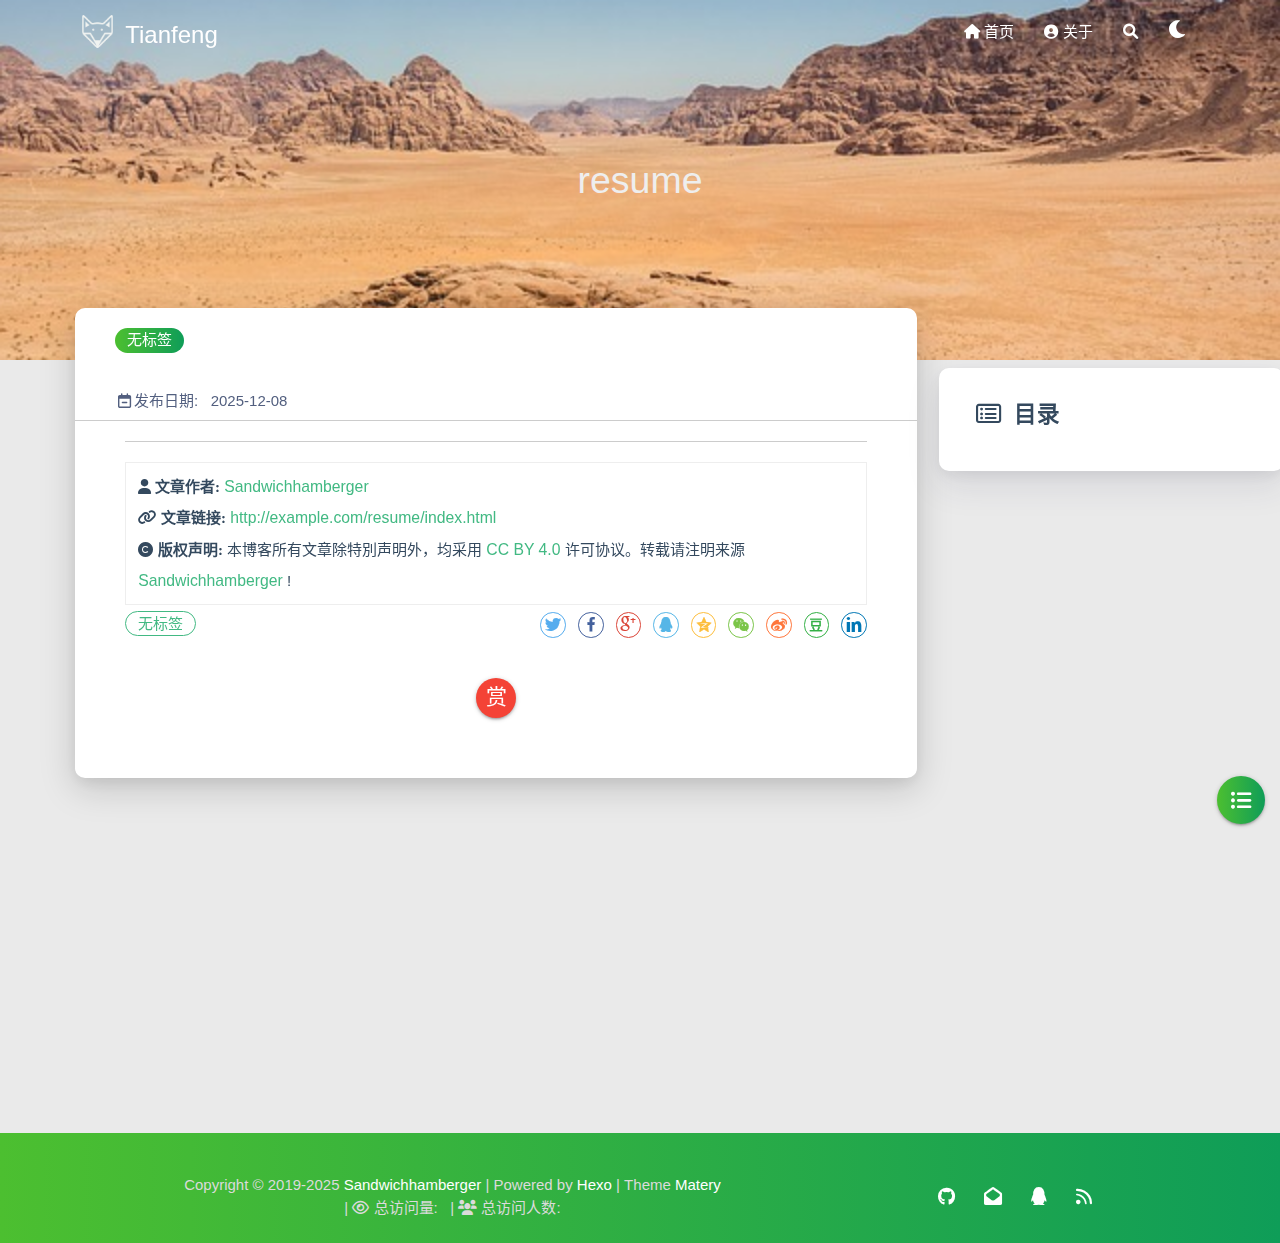
<file: resume/index.html>
<!DOCTYPE HTML>
<html lang="zh-CN">


<head>
    <meta charset="utf-8">
    <meta name="keywords" content="resume, Tianfeng">
    <meta name="description" content="这是Tianfeng的个人博客，主要记录编程学习、生活日常和个人思考。">
    <meta http-equiv="X-UA-Compatible" content="IE=edge">
    <meta name="viewport" content="width=device-width, initial-scale=1.0, user-scalable=no">
    <meta name="renderer" content="webkit|ie-stand|ie-comp">
    <meta name="mobile-web-app-capable" content="yes">
    <meta name="format-detection" content="telephone=no">
    <meta name="apple-mobile-web-app-capable" content="yes">
    <meta name="apple-mobile-web-app-status-bar-style" content="black-translucent">
    <meta name="referrer" content="no-referrer-when-downgrade">
    <!-- Global site tag (gtag.js) - Google Analytics -->


    <title>resume | Tianfeng</title>
    <link rel="icon" type="image/png" href="/favicon.png">
    


    <!-- bg-cover style     -->



<link rel="stylesheet" type="text/css" href="/libs/awesome/css/all.min.css">
<link rel="stylesheet" type="text/css" href="/libs/materialize/materialize.min.css">
<link rel="stylesheet" type="text/css" href="/libs/aos/aos.css">
<link rel="stylesheet" type="text/css" href="/libs/animate/animate.min.css">
<link rel="stylesheet" type="text/css" href="/libs/lightGallery/css/lightgallery.min.css">
<link rel="stylesheet" type="text/css" href="/css/matery.css">
<link rel="stylesheet" type="text/css" href="/css/my.css">
<link rel="stylesheet" type="text/css" href="/css/dark.css" media="none" onload="if(media!='all')media='all'">




    <link rel="stylesheet" href="/libs/tocbot/tocbot.css">
    <link rel="stylesheet" href="/css/post.css">




    
        <link rel="stylesheet" type="text/css" href="/css/reward.css">
    



    <script src="/libs/jquery/jquery-3.6.0.min.js"></script>

<meta name="generator" content="Hexo 8.1.1"><link rel="alternate" href="/atom.xml" title="Tianfeng" type="application/atom+xml">
</head>


<body>
    <header class="navbar-fixed">
    <nav id="headNav" class="bg-color nav-transparent">
        <div id="navContainer" class="nav-wrapper container">
            <div class="brand-logo">
                <a href="/" class="waves-effect waves-light">
                    
                    <img src="/medias/logo.png" class="logo-img" alt="LOGO">
                    
                    <span class="logo-span">Tianfeng</span>
                </a>
            </div>
            

<a href="#" data-target="mobile-nav" class="sidenav-trigger button-collapse"><i class="fas fa-bars"></i></a>
<ul class="right nav-menu">
  
  <li class="hide-on-med-and-down nav-item">
    
    <a href="/" class="waves-effect waves-light">
      
      <i class="fas fa-home" style="zoom: 0.6;"></i>
      
      <span>首页</span>
    </a>
    
  </li>
  
  <li class="hide-on-med-and-down nav-item">
    
    <a href="/about" class="waves-effect waves-light">
      
      <i class="fas fa-user-circle" style="zoom: 0.6;"></i>
      
      <span>关于</span>
    </a>
    
  </li>
  
  <li>
    <a href="#searchModal" class="modal-trigger waves-effect waves-light">
      <i id="searchIcon" class="fas fa-search" title="搜索" style="zoom: 0.85;"></i>
    </a>
  </li>
  <li>
    <a href="javascript:;" class="waves-effect waves-light" onclick="switchNightMode()" title="深色/浅色模式" >
      <i id="sum-moon-icon" class="fas fa-sun" style="zoom: 0.85;"></i>
    </a>
  </li>
</ul>


<div id="mobile-nav" class="side-nav sidenav">

    <div class="mobile-head bg-color">
        
        <img src="/medias/logo.png" class="logo-img circle responsive-img">
        
        <div class="logo-name">Tianfeng</div>
        <div class="logo-desc">
            
            这是Tianfeng的个人博客，主要记录编程学习、生活日常和个人思考。
            
        </div>
    </div>

    <ul class="menu-list mobile-menu-list">
        
        <li class="m-nav-item">
	  
		<a href="/" class="waves-effect waves-light">
			
			    <i class="fa-fw fas fa-home"></i>
			
			首页
		</a>
          
        </li>
        
        <li class="m-nav-item">
	  
		<a href="/about" class="waves-effect waves-light">
			
			    <i class="fa-fw fas fa-user-circle"></i>
			
			关于
		</a>
          
        </li>
        
        
        <li><div class="divider"></div></li>
        <li>
            <a href="https://github.com/blinkfox/hexo-theme-matery" class="waves-effect waves-light" target="_blank">
                <i class="fab fa-github-square fa-fw"></i>Fork Me
            </a>
        </li>
        
    </ul>
</div>


        </div>

        
            <style>
    .nav-transparent .github-corner {
        display: none !important;
    }

    .github-corner {
        position: absolute;
        z-index: 10;
        top: 0;
        right: 0;
        border: 0;
        transform: scale(1.1);
    }

    .github-corner svg {
        color: #0f9d58;
        fill: #fff;
        height: 64px;
        width: 64px;
    }

    .github-corner:hover .octo-arm {
        animation: a 0.56s ease-in-out;
    }

    .github-corner .octo-arm {
        animation: none;
    }

    @keyframes a {
        0%,
        to {
            transform: rotate(0);
        }
        20%,
        60% {
            transform: rotate(-25deg);
        }
        40%,
        80% {
            transform: rotate(10deg);
        }
    }
</style>

<a href="https://github.com/blinkfox/hexo-theme-matery" class="github-corner tooltipped hide-on-med-and-down" target="_blank"
   data-tooltip="Fork Me" data-position="left" data-delay="50">
    <svg viewBox="0 0 250 250" aria-hidden="true">
        <path d="M0,0 L115,115 L130,115 L142,142 L250,250 L250,0 Z"></path>
        <path d="M128.3,109.0 C113.8,99.7 119.0,89.6 119.0,89.6 C122.0,82.7 120.5,78.6 120.5,78.6 C119.2,72.0 123.4,76.3 123.4,76.3 C127.3,80.9 125.5,87.3 125.5,87.3 C122.9,97.6 130.6,101.9 134.4,103.2"
              fill="currentColor" style="transform-origin: 130px 106px;" class="octo-arm"></path>
        <path d="M115.0,115.0 C114.9,115.1 118.7,116.5 119.8,115.4 L133.7,101.6 C136.9,99.2 139.9,98.4 142.2,98.6 C133.8,88.0 127.5,74.4 143.8,58.0 C148.5,53.4 154.0,51.2 159.7,51.0 C160.3,49.4 163.2,43.6 171.4,40.1 C171.4,40.1 176.1,42.5 178.8,56.2 C183.1,58.6 187.2,61.8 190.9,65.4 C194.5,69.0 197.7,73.2 200.1,77.6 C213.8,80.2 216.3,84.9 216.3,84.9 C212.7,93.1 206.9,96.0 205.4,96.6 C205.1,102.4 203.0,107.8 198.3,112.5 C181.9,128.9 168.3,122.5 157.7,114.1 C157.9,116.9 156.7,120.9 152.7,124.9 L141.0,136.5 C139.8,137.7 141.6,141.9 141.8,141.8 Z"
              fill="currentColor" class="octo-body"></path>
    </svg>
</a>
        
    </nav>

</header>

    



<div class="bg-cover pd-header post-cover" style="background-image: url('/medias/featureimages/19.jpg')">
    <div class="container" style="right: 0px;left: 0px;">
        <div class="row">
            <div class="col s12 m12 l12">
                <div class="brand">
                    <h1 class="description center-align post-title">resume</h1>
                </div>
            </div>
        </div>
    </div>
</div>




<main class="post-container content">

    
    <div class="row">
    <div id="main-content" class="col s12 m12 l9">
        <!-- 文章内容详情 -->
<div id="artDetail">
    <div class="card">
        <div class="card-content article-info">
            <div class="row tag-cate">
                <div class="col s7">
                    
                          <div class="article-tag">
                            <span class="chip bg-color">无标签</span>
                          </div>
                    
                </div>
                <div class="col s5 right-align">
                    
                </div>
            </div>

            <div class="post-info">
                
                <div class="post-date info-break-policy">
                    <i class="far fa-calendar-minus fa-fw"></i>发布日期:&nbsp;&nbsp;
                    2025-12-08
                </div>
                

                

                

                

                
            </div>
        </div>
        <hr class="clearfix">

        

        

        <div class="card-content article-card-content">
            <div id="articleContent">
                
                
            </div>
            <hr/>

            

    <div class="reprint" id="reprint-statement">
        
            <div class="reprint__author">
                <span class="reprint-meta" style="font-weight: bold;">
                    <i class="fas fa-user">
                        文章作者:
                    </i>
                </span>
                <span class="reprint-info">
                    <a href="/about" rel="external nofollow noreferrer">Sandwichhamberger</a>
                </span>
            </div>
            <div class="reprint__type">
                <span class="reprint-meta" style="font-weight: bold;">
                    <i class="fas fa-link">
                        文章链接:
                    </i>
                </span>
                <span class="reprint-info">
                    <a href="http://example.com/resume/index.html">http://example.com/resume/index.html</a>
                </span>
            </div>
            <div class="reprint__notice">
                <span class="reprint-meta" style="font-weight: bold;">
                    <i class="fas fa-copyright">
                        版权声明:
                    </i>
                </span>
                <span class="reprint-info">
                    本博客所有文章除特別声明外，均采用
                    <a href="https://creativecommons.org/licenses/by/4.0/deed.zh" rel="external nofollow noreferrer" target="_blank">CC BY 4.0</a>
                    许可协议。转载请注明来源
                    <a href="/about" target="_blank">Sandwichhamberger</a>
                    !
                </span>
            </div>
        
    </div>

    <script async defer>
      document.addEventListener("copy", function (e) {
        let toastHTML = '<span>复制成功，请遵循本文的转载规则</span><button class="btn-flat toast-action" onclick="navToReprintStatement()" style="font-size: smaller">查看</a>';
        M.toast({html: toastHTML})
      });

      function navToReprintStatement() {
        $("html, body").animate({scrollTop: $("#reprint-statement").offset().top - 80}, 800);
      }
    </script>



            <div class="tag_share" style="display: block;">
                <div class="post-meta__tag-list" style="display: inline-block;">
                    
                        <div class="article-tag">
                            <span class="chip bg-color">无标签</span>
                        </div>
                    
                </div>
                <div class="post_share" style="zoom: 80%; width: fit-content; display: inline-block; float: right; margin: -0.15rem 0;">
                    <link rel="stylesheet" type="text/css" href="/libs/share/css/share.min.css">
<div id="article-share">

    
    <div class="social-share" data-sites="twitter,facebook,google,qq,qzone,wechat,weibo,douban,linkedin" data-wechat-qrcode-helper="<p>微信扫一扫即可分享！</p>"></div>
    <script src="/libs/share/js/social-share.min.js"></script>
    

    

</div>

                </div>
            </div>
            
                <div id="reward">
    <a href="#rewardModal" class="reward-link modal-trigger btn-floating btn-medium waves-effect waves-light red">赏</a>

    <!-- Modal Structure -->
    <div id="rewardModal" class="modal">
        <div class="modal-content">
            <a class="close modal-close"><i class="fas fa-times"></i></a>
            <h4 class="reward-title">你的赏识是我前进的动力</h4>
            <div class="reward-content">
                <div class="reward-tabs">
                    <ul class="tabs row">
                        <li class="tab col s6 alipay-tab waves-effect waves-light"><a href="#alipay">支付宝</a></li>
                        <li class="tab col s6 wechat-tab waves-effect waves-light"><a href="#wechat">微 信</a></li>
                    </ul>
                    <div id="alipay">
                        <img src="/medias/reward/alipay.jpg" class="reward-img" alt="支付宝打赏二维码">
                    </div>
                    <div id="wechat">
                        <img src="/medias/reward/wechat.png" class="reward-img" alt="微信打赏二维码">
                    </div>
                </div>
            </div>
        </div>
    </div>
</div>

<script>
    $(function () {
        $('.tabs').tabs();
    });
</script>

            
        </div>
    </div>

    

    

    

    

    

    

    

    

    

<article id="prenext-posts" class="prev-next articles">
    <div class="row article-row">
        
        <div class="article col s12 m6" data-aos="fade-up" data-aos="fade-up">
            <div class="article-badge left-badge text-color">
                <i class="far fa-dot-circle"></i>&nbsp;本篇
            </div>
            <div class="card">
                <a href="/resume/index.html">
                    <div class="card-image">
                        
                        
                        <img src="/medias/featureimages/19.jpg" class="responsive-img" alt="resume">
                        
                        <span class="card-title">resume</span>
                    </div>
                </a>
                <div class="card-content article-content">
                    <div class="summary block-with-text">
                        
                            
                        
                    </div>
                    <div class="publish-info">
                            <span class="publish-date">
                                <i class="far fa-clock fa-fw icon-date"></i>2025-12-08
                            </span>
                        <span class="publish-author">
                            
                            <i class="fas fa-user fa-fw"></i>
                            Sandwichhamberger
                            
                        </span>
                    </div>
                </div>

                
            </div>
        </div>
        
        
        <div class="article col s12 m6" data-aos="fade-up">
            <div class="article-badge right-badge text-color">
                本篇&nbsp;<i class="far fa-dot-circle"></i>
            </div>
            <div class="card">
                <a href="/resume/index.html">
                    <div class="card-image">
                        
                        
                        <img src="/medias/featureimages/19.jpg" class="responsive-img" alt="resume">
                        
                        <span class="card-title">resume</span>
                    </div>
                </a>
                <div class="card-content article-content">
                    <div class="summary block-with-text">
                        
                            
                        
                    </div>
                    <div class="publish-info">
                            <span class="publish-date">
                                <i class="far fa-clock fa-fw icon-date"></i>2025-12-08
                            </span>
                        <span class="publish-author">
                            
                            <i class="fas fa-user fa-fw"></i>
                            Sandwichhamberger
                            
                        </span>
                    </div>
                </div>

                
            </div>
        </div>
        
    </div>
</article>

</div>



<!-- 代码块功能依赖 -->
<script type="text/javascript" src="/libs/codeBlock/codeBlockFuction.js"></script>



<!-- 代码语言 -->

<script type="text/javascript" src="/libs/codeBlock/codeLang.js"></script>


<!-- 代码块复制 -->

<script type="text/javascript" src="/libs/codeBlock/codeCopy.js"></script>


<!-- 代码块收缩 -->

<script type="text/javascript" src="/libs/codeBlock/codeShrink.js"></script>



    </div>
    <div id="toc-aside" class="expanded col l3 hide-on-med-and-down">
        <div class="toc-widget card" style="background-color: white;">
            <div class="toc-title"><i class="far fa-list-alt"></i>&nbsp;&nbsp;目录</div>
            <div id="toc-content"></div>
        </div>
    </div>
</div>

<!-- TOC 悬浮按钮. -->

<div id="floating-toc-btn" class="hide-on-med-and-down">
    <a class="btn-floating btn-large bg-color">
        <i class="fas fa-list-ul"></i>
    </a>
</div>


<script src="/libs/tocbot/tocbot.min.js"></script>
<script>
    $(function () {
        tocbot.init({
            tocSelector: '#toc-content',
            contentSelector: '#articleContent',
            headingsOffset: -($(window).height() * 0.4 - 45),
            collapseDepth: Number('0'),
            headingSelector: 'h2, h3, h4'
        });

        // Set scroll toc fixed.
        let tocHeight = parseInt($(window).height() * 0.4 - 64);
        let $tocWidget = $('.toc-widget');
        $(window).scroll(function () {
            let scroll = $(window).scrollTop();
            /* add post toc fixed. */
            if (scroll > tocHeight) {
                $tocWidget.addClass('toc-fixed');
            } else {
                $tocWidget.removeClass('toc-fixed');
            }
        });

        
        /* 修复文章卡片 div 的宽度. */
        let fixPostCardWidth = function (srcId, targetId) {
            let srcDiv = $('#' + srcId);
            if (srcDiv.length === 0) {
                return;
            }

            let w = srcDiv.width();
            if (w >= 450) {
                w = w + 21;
            } else if (w >= 350 && w < 450) {
                w = w + 18;
            } else if (w >= 300 && w < 350) {
                w = w + 16;
            } else {
                w = w + 14;
            }
            $('#' + targetId).width(w);
        };

        // 切换TOC目录展开收缩的相关操作.
        const expandedClass = 'expanded';
        let $tocAside = $('#toc-aside');
        let $mainContent = $('#main-content');
        $('#floating-toc-btn .btn-floating').click(function () {
            if ($tocAside.hasClass(expandedClass)) {
                $tocAside.removeClass(expandedClass).hide();
                $mainContent.removeClass('l9');
            } else {
                $tocAside.addClass(expandedClass).show();
                $mainContent.addClass('l9');
            }
            fixPostCardWidth('artDetail', 'prenext-posts');
        });
        
    });
</script>

    

</main>




    <footer class="page-footer bg-color">
    
        <link rel="stylesheet" href="/libs/aplayer/APlayer.min.css">
<style>
    .aplayer .aplayer-lrc p {
        
        display: none;
        
        font-size: 12px;
        font-weight: 700;
        line-height: 16px !important;
    }

    .aplayer .aplayer-lrc p.aplayer-lrc-current {
        
        display: none;
        
        font-size: 15px;
        color: #42b983;
    }

    
    .aplayer.aplayer-fixed.aplayer-narrow .aplayer-body {
        left: -66px !important;
    }

    .aplayer.aplayer-fixed.aplayer-narrow .aplayer-body:hover {
        left: 0px !important;
    }

    
</style>
<div class="">
    
    <div class="row">
        <meting-js class="col l8 offset-l2 m10 offset-m1 s12"
                   server="netease"
                   type="playlist"
                   id="503838841"
                   fixed='true'
                   autoplay='false'
                   theme='#42b983'
                   loop='all'
                   order='random'
                   preload='auto'
                   volume='0.7'
                   list-folded='true'
        >
        </meting-js>
    </div>
</div>

<script src="/libs/aplayer/APlayer.min.js"></script>
<script src="/libs/aplayer/Meting.min.js"></script>

    

    <div class="container row center-align"
         style="margin-bottom: 0px !important;">
        <div class="col s12 m8 l8 copy-right">
            Copyright&nbsp;&copy;
            
                <span id="year">2019-2025</span>
            
            <a href="/about" target="_blank">Sandwichhamberger</a>
            |&nbsp;Powered by&nbsp;<a href="https://hexo.io/" target="_blank">Hexo</a>
            |&nbsp;Theme&nbsp;<a href="https://github.com/blinkfox/hexo-theme-matery" target="_blank">Matery</a>
            
            <br>
            
            
            
                
            
            
                <span id="busuanzi_container_site_pv">
                &nbsp;|&nbsp;<i class="far fa-eye"></i>&nbsp;总访问量:&nbsp;
                    <span id="busuanzi_value_site_pv" class="white-color"></span>
            </span>
            
            
                <span id="busuanzi_container_site_uv">
                &nbsp;|&nbsp;<i class="fas fa-users"></i>&nbsp;总访问人数:&nbsp;
                    <span id="busuanzi_value_site_uv" class="white-color"></span>
            </span>
            
            <br>

            <!-- 运行天数提醒. -->
            
            <br>
            
        </div>
        <div class="col s12 m4 l4 social-link social-statis">
    <a href="https://github.com/blinkfox" class="tooltipped" target="_blank" data-tooltip="访问我的GitHub" data-position="top" data-delay="50">
        <i class="fab fa-github"></i>
    </a>



    <a href="mailto:1181062873@qq.com" class="tooltipped" target="_blank" data-tooltip="邮件联系我" data-position="top" data-delay="50">
        <i class="fas fa-envelope-open"></i>
    </a>







    <a href="tencent://AddContact/?fromId=50&fromSubId=1&subcmd=all&uin=1181062873" class="tooltipped" target="_blank" data-tooltip="QQ联系我: 1181062873" data-position="top" data-delay="50">
        <i class="fab fa-qq"></i>
    </a>







    <a href="/atom.xml" class="tooltipped" target="_blank" data-tooltip="RSS 订阅" data-position="top" data-delay="50">
        <i class="fas fa-rss"></i>
    </a>

</div>
    </div>
</footer>

<div class="progress-bar"></div>


    <!-- 搜索遮罩框 -->
<div id="searchModal" class="modal">
    <div class="modal-content">
        <div class="search-header">
            <span class="title"><i class="fas fa-search"></i>&nbsp;&nbsp;搜索</span>
            <input type="search" id="searchInput" name="s" placeholder="请输入搜索的关键字"
                   class="search-input">
        </div>
        <div id="searchResult"></div>
    </div>
</div>

<script type="text/javascript">
$(function () {
    var searchFunc = function (path, search_id, content_id) {
        'use strict';
        $.ajax({
            url: path,
            dataType: "xml",
            success: function (xmlResponse) {
                // get the contents from search data
                var datas = $("entry", xmlResponse).map(function () {
                    return {
                        title: $("title", this).text(),
                        content: $("content", this).text(),
                        url: $("url", this).text()
                    };
                }).get();
                var $input = document.getElementById(search_id);
                var $resultContent = document.getElementById(content_id);
                $input.addEventListener('input', function () {
                    var str = '<ul class=\"search-result-list\">';
                    var keywords = this.value.trim().toLowerCase().split(/[\s\-]+/);
                    $resultContent.innerHTML = "";
                    if (this.value.trim().length <= 0) {
                        return;
                    }
                    // perform local searching
                    datas.forEach(function (data) {
                        var isMatch = true;
                        var data_title = data.title.trim().toLowerCase();
                        var data_content = data.content.trim().replace(/<[^>]+>/g, "").toLowerCase();
                        var data_url = data.url;
                        data_url = data_url.indexOf('/') === 0 ? data.url : '/' + data_url;
                        var index_title = -1;
                        var index_content = -1;
                        var first_occur = -1;
                        // only match artiles with not empty titles and contents
                        if (data_title !== '' && data_content !== '') {
                            keywords.forEach(function (keyword, i) {
                                index_title = data_title.indexOf(keyword);
                                index_content = data_content.indexOf(keyword);
                                if (index_title < 0 && index_content < 0) {
                                    isMatch = false;
                                } else {
                                    if (index_content < 0) {
                                        index_content = 0;
                                    }
                                    if (i === 0) {
                                        first_occur = index_content;
                                    }
                                }
                            });
                        }
                        // show search results
                        if (isMatch) {
                            str += "<li><a href='" + data_url + "' class='search-result-title'>" + data_title + "</a>";
                            var content = data.content.trim().replace(/<[^>]+>/g, "");
                            if (first_occur >= 0) {
                                // cut out 100 characters
                                var start = first_occur - 20;
                                var end = first_occur + 80;
                                if (start < 0) {
                                    start = 0;
                                }
                                if (start === 0) {
                                    end = 100;
                                }
                                if (end > content.length) {
                                    end = content.length;
                                }
                                var match_content = content.substr(start, end);
                                // highlight all keywords
                                keywords.forEach(function (keyword) {
                                    var regS = new RegExp(keyword, "gi");
                                    match_content = match_content.replace(regS, "<em class=\"search-keyword\">" + keyword + "</em>");
                                });

                                str += "<p class=\"search-result\">" + match_content + "...</p>"
                            }
                            str += "</li>";
                        }
                    });
                    str += "</ul>";
                    $resultContent.innerHTML = str;
                });
            }
        });
    };

    searchFunc('/search.xml', 'searchInput', 'searchResult');
});
</script>

    <!-- 白天和黑夜主题 -->
<div class="stars-con">
    <div id="stars"></div>
    <div id="stars2"></div>
    <div id="stars3"></div>  
</div>

<script>
    function switchNightMode() {
        $('<div class="Cuteen_DarkSky"><div class="Cuteen_DarkPlanet"></div></div>').appendTo($('body')),
        setTimeout(function () {
            $('body').hasClass('DarkMode') 
            ? ($('body').removeClass('DarkMode'), localStorage.setItem('isDark', '0'), $('#sum-moon-icon').removeClass("fa-sun").addClass('fa-moon')) 
            : ($('body').addClass('DarkMode'), localStorage.setItem('isDark', '1'), $('#sum-moon-icon').addClass("fa-sun").removeClass('fa-moon')),
            
            setTimeout(function () {
            $('.Cuteen_DarkSky').fadeOut(1e3, function () {
                $(this).remove()
            })
            }, 2e3)
        })
    }
</script>

    <!-- 回到顶部按钮 -->
<div id="backTop" class="top-scroll">
    <a class="btn-floating btn-large waves-effect waves-light" href="#!">
        <i class="fas fa-arrow-up"></i>
    </a>
</div>


    <script src="/libs/materialize/materialize.min.js"></script>
    <script src="/libs/masonry/masonry.pkgd.min.js"></script>
    <script src="/libs/aos/aos.js"></script>
    <script src="/libs/scrollprogress/scrollProgress.min.js"></script>
    <script src="/libs/lightGallery/js/lightgallery-all.min.js"></script>
    <script src="/js/matery.js"></script>

    

    
    
    

    <!-- 雪花特效 -->
    

    <!-- 鼠标星星特效 -->
    

     
        <script src="https://ssl.captcha.qq.com/TCaptcha.js"></script>
        <script src="/libs/others/TencentCaptcha.js"></script>
        <button id="TencentCaptcha" data-appid="xxxxxxxxxx" data-cbfn="callback" type="button" hidden></button>
    

    <!-- Baidu Analytics -->

    <!-- Baidu Push -->

<script>
    (function () {
        var bp = document.createElement('script');
        var curProtocol = window.location.protocol.split(':')[0];
        if (curProtocol === 'https') {
            bp.src = 'https://zz.bdstatic.com/linksubmit/push.js';
        } else {
            bp.src = 'http://push.zhanzhang.baidu.com/push.js';
        }
        var s = document.getElementsByTagName("script")[0];
        s.parentNode.insertBefore(bp, s);
    })();
</script>

    
    <script src="/libs/others/clicklove.js" async="async"></script>
    
    
    <script async src="/libs/others/busuanzi.pure.mini.js"></script>
    

    

    

    <!--腾讯兔小巢-->
    
    

    

    

    
    <script src="/libs/instantpage/instantpage.js" type="module"></script>
    

</body>

</html>
</file>
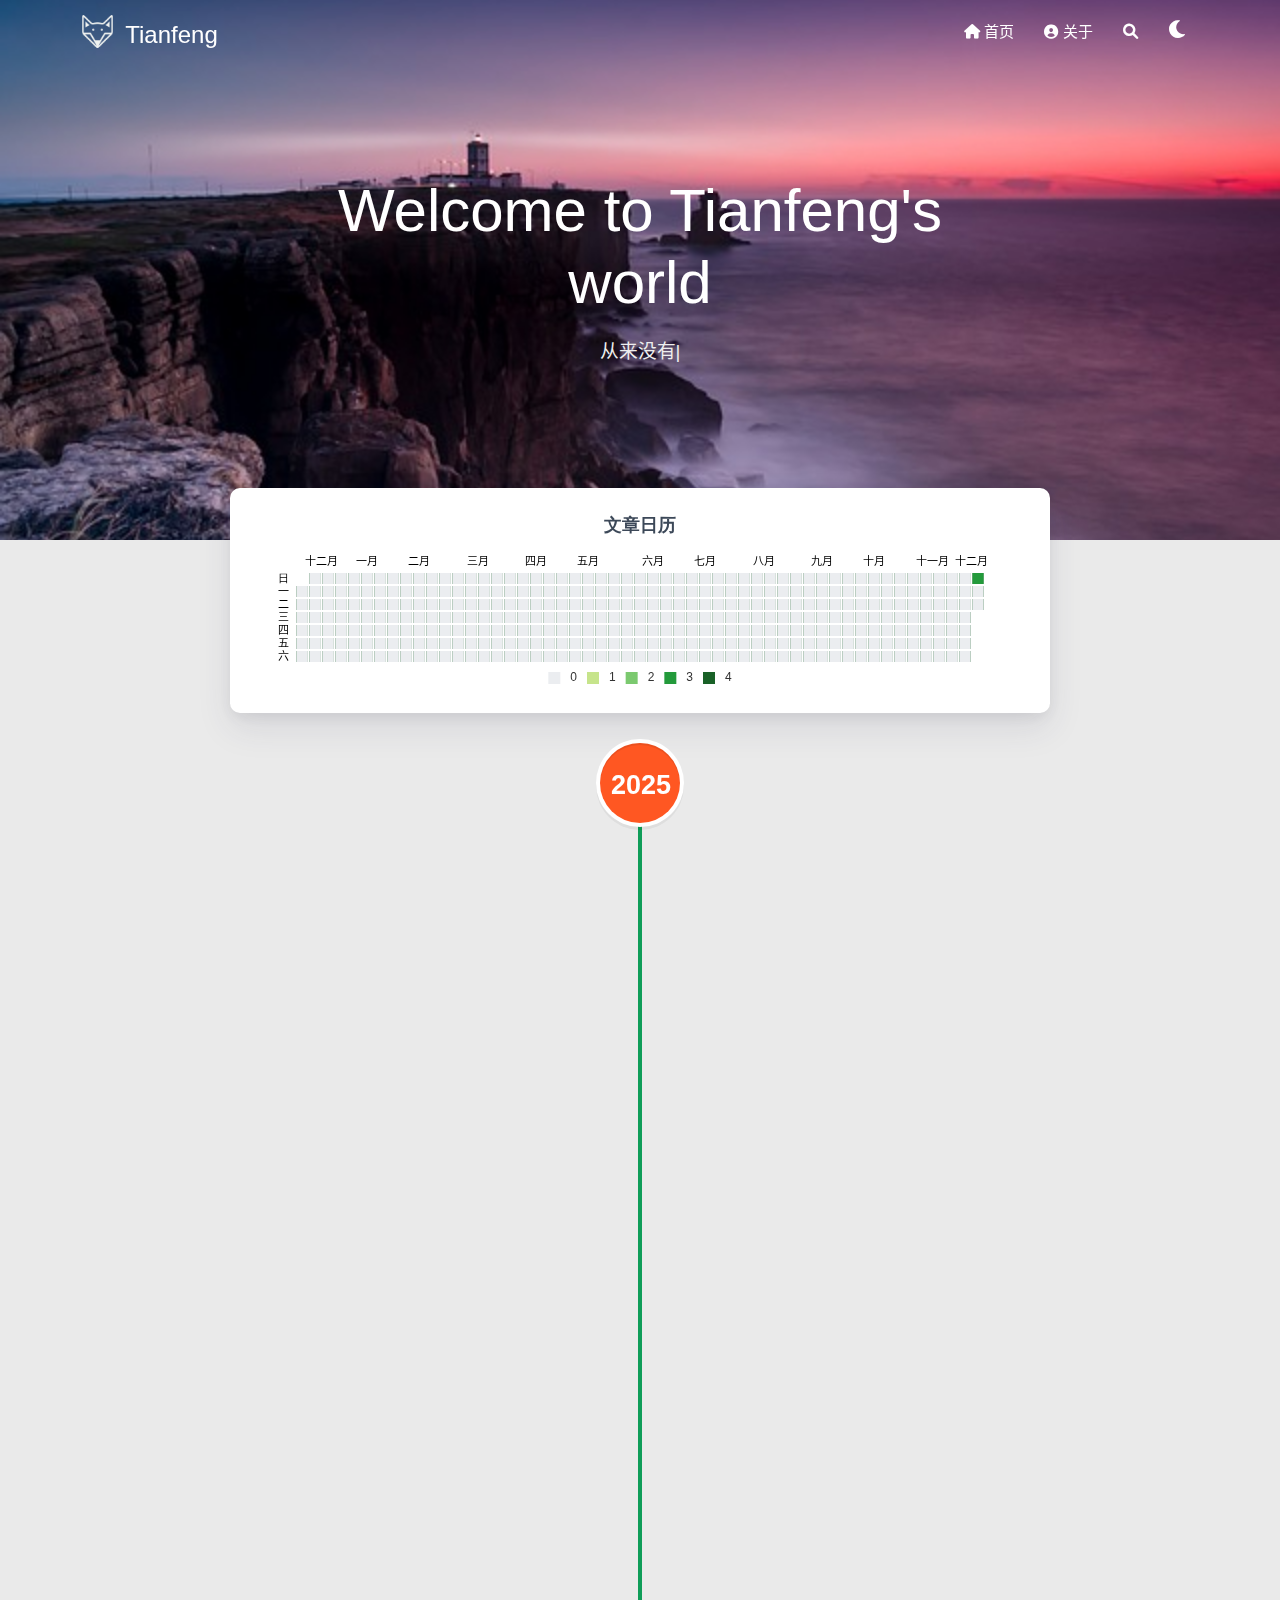
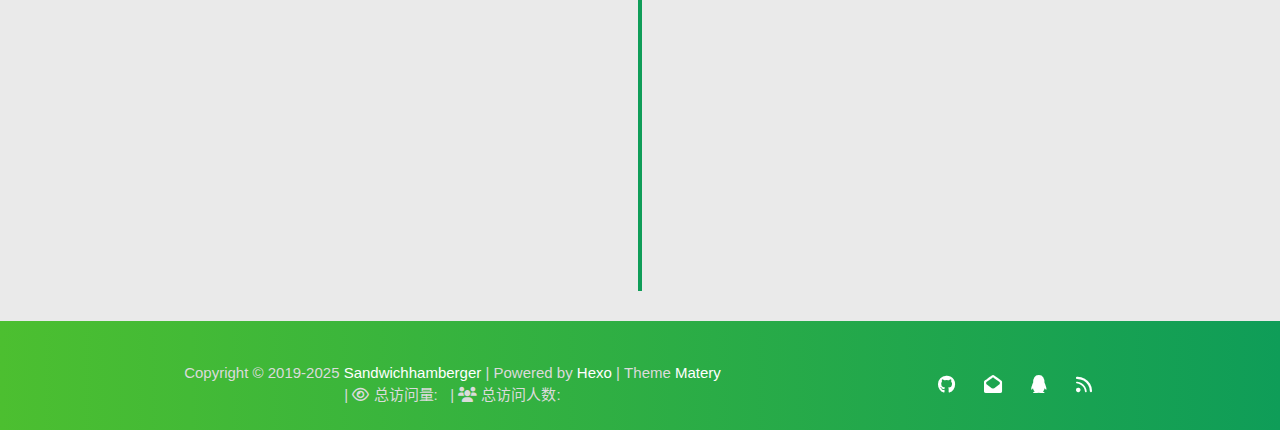
<file: archives/2025/index.html>
<!DOCTYPE HTML>
<html lang="zh-CN">


<head>
    <meta charset="utf-8">
    <meta name="keywords" content="归档: 2025, Tianfeng">
    <meta name="description" content="这是Tianfeng的个人博客，主要记录编程学习、生活日常和个人思考。">
    <meta http-equiv="X-UA-Compatible" content="IE=edge">
    <meta name="viewport" content="width=device-width, initial-scale=1.0, user-scalable=no">
    <meta name="renderer" content="webkit|ie-stand|ie-comp">
    <meta name="mobile-web-app-capable" content="yes">
    <meta name="format-detection" content="telephone=no">
    <meta name="apple-mobile-web-app-capable" content="yes">
    <meta name="apple-mobile-web-app-status-bar-style" content="black-translucent">
    <meta name="referrer" content="no-referrer-when-downgrade">
    <!-- Global site tag (gtag.js) - Google Analytics -->


    <title>归档: 2025 | Tianfeng</title>
    <link rel="icon" type="image/png" href="/favicon.png">
    


    <!-- bg-cover style     -->



<link rel="stylesheet" type="text/css" href="/libs/awesome/css/all.min.css">
<link rel="stylesheet" type="text/css" href="/libs/materialize/materialize.min.css">
<link rel="stylesheet" type="text/css" href="/libs/aos/aos.css">
<link rel="stylesheet" type="text/css" href="/libs/animate/animate.min.css">
<link rel="stylesheet" type="text/css" href="/libs/lightGallery/css/lightgallery.min.css">
<link rel="stylesheet" type="text/css" href="/css/matery.css">
<link rel="stylesheet" type="text/css" href="/css/my.css">
<link rel="stylesheet" type="text/css" href="/css/dark.css" media="none" onload="if(media!='all')media='all'">




    <link rel="stylesheet" href="/libs/tocbot/tocbot.css">
    <link rel="stylesheet" href="/css/post.css">




    
        <link rel="stylesheet" type="text/css" href="/css/reward.css">
    



    <script src="/libs/jquery/jquery-3.6.0.min.js"></script>

<meta name="generator" content="Hexo 8.1.1"><link rel="alternate" href="/atom.xml" title="Tianfeng" type="application/atom+xml">
</head>


<body>
    <header class="navbar-fixed">
    <nav id="headNav" class="bg-color nav-transparent">
        <div id="navContainer" class="nav-wrapper container">
            <div class="brand-logo">
                <a href="/" class="waves-effect waves-light">
                    
                    <img src="/medias/logo.png" class="logo-img" alt="LOGO">
                    
                    <span class="logo-span">Tianfeng</span>
                </a>
            </div>
            

<a href="#" data-target="mobile-nav" class="sidenav-trigger button-collapse"><i class="fas fa-bars"></i></a>
<ul class="right nav-menu">
  
  <li class="hide-on-med-and-down nav-item">
    
    <a href="/" class="waves-effect waves-light">
      
      <i class="fas fa-home" style="zoom: 0.6;"></i>
      
      <span>首页</span>
    </a>
    
  </li>
  
  <li class="hide-on-med-and-down nav-item">
    
    <a href="/about" class="waves-effect waves-light">
      
      <i class="fas fa-user-circle" style="zoom: 0.6;"></i>
      
      <span>关于</span>
    </a>
    
  </li>
  
  <li>
    <a href="#searchModal" class="modal-trigger waves-effect waves-light">
      <i id="searchIcon" class="fas fa-search" title="搜索" style="zoom: 0.85;"></i>
    </a>
  </li>
  <li>
    <a href="javascript:;" class="waves-effect waves-light" onclick="switchNightMode()" title="深色/浅色模式" >
      <i id="sum-moon-icon" class="fas fa-sun" style="zoom: 0.85;"></i>
    </a>
  </li>
</ul>


<div id="mobile-nav" class="side-nav sidenav">

    <div class="mobile-head bg-color">
        
        <img src="/medias/logo.png" class="logo-img circle responsive-img">
        
        <div class="logo-name">Tianfeng</div>
        <div class="logo-desc">
            
            这是Tianfeng的个人博客，主要记录编程学习、生活日常和个人思考。
            
        </div>
    </div>

    <ul class="menu-list mobile-menu-list">
        
        <li class="m-nav-item">
	  
		<a href="/" class="waves-effect waves-light">
			
			    <i class="fa-fw fas fa-home"></i>
			
			首页
		</a>
          
        </li>
        
        <li class="m-nav-item">
	  
		<a href="/about" class="waves-effect waves-light">
			
			    <i class="fa-fw fas fa-user-circle"></i>
			
			关于
		</a>
          
        </li>
        
        
        <li><div class="divider"></div></li>
        <li>
            <a href="https://github.com/blinkfox/hexo-theme-matery" class="waves-effect waves-light" target="_blank">
                <i class="fab fa-github-square fa-fw"></i>Fork Me
            </a>
        </li>
        
    </ul>
</div>


        </div>

        
            <style>
    .nav-transparent .github-corner {
        display: none !important;
    }

    .github-corner {
        position: absolute;
        z-index: 10;
        top: 0;
        right: 0;
        border: 0;
        transform: scale(1.1);
    }

    .github-corner svg {
        color: #0f9d58;
        fill: #fff;
        height: 64px;
        width: 64px;
    }

    .github-corner:hover .octo-arm {
        animation: a 0.56s ease-in-out;
    }

    .github-corner .octo-arm {
        animation: none;
    }

    @keyframes a {
        0%,
        to {
            transform: rotate(0);
        }
        20%,
        60% {
            transform: rotate(-25deg);
        }
        40%,
        80% {
            transform: rotate(10deg);
        }
    }
</style>

<a href="https://github.com/blinkfox/hexo-theme-matery" class="github-corner tooltipped hide-on-med-and-down" target="_blank"
   data-tooltip="Fork Me" data-position="left" data-delay="50">
    <svg viewBox="0 0 250 250" aria-hidden="true">
        <path d="M0,0 L115,115 L130,115 L142,142 L250,250 L250,0 Z"></path>
        <path d="M128.3,109.0 C113.8,99.7 119.0,89.6 119.0,89.6 C122.0,82.7 120.5,78.6 120.5,78.6 C119.2,72.0 123.4,76.3 123.4,76.3 C127.3,80.9 125.5,87.3 125.5,87.3 C122.9,97.6 130.6,101.9 134.4,103.2"
              fill="currentColor" style="transform-origin: 130px 106px;" class="octo-arm"></path>
        <path d="M115.0,115.0 C114.9,115.1 118.7,116.5 119.8,115.4 L133.7,101.6 C136.9,99.2 139.9,98.4 142.2,98.6 C133.8,88.0 127.5,74.4 143.8,58.0 C148.5,53.4 154.0,51.2 159.7,51.0 C160.3,49.4 163.2,43.6 171.4,40.1 C171.4,40.1 176.1,42.5 178.8,56.2 C183.1,58.6 187.2,61.8 190.9,65.4 C194.5,69.0 197.7,73.2 200.1,77.6 C213.8,80.2 216.3,84.9 216.3,84.9 C212.7,93.1 206.9,96.0 205.4,96.6 C205.1,102.4 203.0,107.8 198.3,112.5 C181.9,128.9 168.3,122.5 157.7,114.1 C157.9,116.9 156.7,120.9 152.7,124.9 L141.0,136.5 C139.8,137.7 141.6,141.9 141.8,141.8 Z"
              fill="currentColor" class="octo-body"></path>
    </svg>
</a>
        
    </nav>

</header>

    <div class="bg-cover pd-header about-cover">
    <div class="container">
    <div class="row">
    <div class="col s10 offset-s1 m8 offset-m2 l8 offset-l2">
        <div class="brand">
            <div class="title center-align">
                
                Welcome to Tianfeng&#39;s world
                
            </div>

            <div class="description center-align">
                
                <span id="subtitle"></span>
                <script src="/libs/typed/typed.js"></script>
                <script>
                    var typed = new Typed("#subtitle", {
                        strings: [ 
                            
                                "从来没有真正的绝境, 只有心灵的迷途",
                            
                                "Never really desperate, only the lost of the soul",
                            
                        ],
                        startDelay: 300,
                        typeSpeed: 100,
                        loop: true,
                        backSpeed: 50,
                        showCursor: true
                    });
                </script>
                
            </div>
        </div>
    </div>
</div>


<script>
    // 每天切换 banner 图.  Switch banner image every day.
    var bannerUrl = "/medias/banner/" + new Date().getDay() + '.jpg';
    $('.bg-cover').css('background-image', 'url(' + bannerUrl + ')');
</script>
<script>
    
      var bannerUrl = "/medias/featureimages/" + Math.floor(Math.random() * 24) + '.jpg';
    
    $('.bg-cover.about-cover').css('background-image', 'url(' + bannerUrl + ')');

</script>


    </div>
</div>

<main class="content">

    
    <div class="container archive-calendar">
    <div class="card">
        <div id="post-calendar" class="card-content"></div>
    </div>
</div>

<script type="text/javascript" src="/libs/echarts/echarts.min.js"></script>
<script type="text/javascript">
    let myChart = echarts.init(document.getElementById('post-calendar'));

    

    let option = {
        title: {
            top: 0,
            text: '文章日历',
            left: 'center',
            textStyle: {
                color: '#3C4858'
            }
        },
        tooltip: {
            padding: 10,
            backgroundColor: '#555',
            borderColor: '#777',
            borderWidth: 1,
            formatter: function (obj) {
                var value = obj.value;
                return '<div style="font-size: 14px;">' + value[0] + '：' + value[1] + '</div>';
            }
        },
        visualMap: {
            show: true,
            showLabel: true,
            categories: [0, 1, 2, 3, 4],
            calculable: true,
            inRange: {
                symbol: 'rect',
                color: ['#ebedf0', '#c6e48b', '#7bc96f', '#239a3b', '#196127']
            },
            itemWidth: 12,
            itemHeight: 12,
            orient: 'horizontal',
            left: 'center',
            bottom: 0
        },
        calendar: [{
            left: 'center',
            range: ["2024-12-09", "2025-12-09"],
            cellSize: [13, 13],
            splitLine: {
                show: false
            },
            itemStyle: {
                color: '#196127',
                borderColor: '#fff',
                borderWidth: 2
            },
            yearLabel: {
                show: false
            },
            monthLabel: {
                nameMap: 'cn',
                fontSize: 11
            },
            dayLabel: {
                formatter: '{start}  1st',
                nameMap: 'cn',
                fontSize: 11
            }
        }],
        series: [{
            type: 'heatmap',
            coordinateSystem: 'calendar',
            calendarIndex: 0,
            data: [["2024-12-09", 0], ["2024-12-10", 0], ["2024-12-11", 0], ["2024-12-12", 0], ["2024-12-13", 0], ["2024-12-14", 0], ["2024-12-15", 0], ["2024-12-16", 0], ["2024-12-17", 0], ["2024-12-18", 0], ["2024-12-19", 0], ["2024-12-20", 0], ["2024-12-21", 0], ["2024-12-22", 0], ["2024-12-23", 0], ["2024-12-24", 0], ["2024-12-25", 0], ["2024-12-26", 0], ["2024-12-27", 0], ["2024-12-28", 0], ["2024-12-29", 0], ["2024-12-30", 0], ["2024-12-31", 0], ["2025-01-01", 0], ["2025-01-02", 0], ["2025-01-03", 0], ["2025-01-04", 0], ["2025-01-05", 0], ["2025-01-06", 0], ["2025-01-07", 0], ["2025-01-08", 0], ["2025-01-09", 0], ["2025-01-10", 0], ["2025-01-11", 0], ["2025-01-12", 0], ["2025-01-13", 0], ["2025-01-14", 0], ["2025-01-15", 0], ["2025-01-16", 0], ["2025-01-17", 0], ["2025-01-18", 0], ["2025-01-19", 0], ["2025-01-20", 0], ["2025-01-21", 0], ["2025-01-22", 0], ["2025-01-23", 0], ["2025-01-24", 0], ["2025-01-25", 0], ["2025-01-26", 0], ["2025-01-27", 0], ["2025-01-28", 0], ["2025-01-29", 0], ["2025-01-30", 0], ["2025-01-31", 0], ["2025-02-01", 0], ["2025-02-02", 0], ["2025-02-03", 0], ["2025-02-04", 0], ["2025-02-05", 0], ["2025-02-06", 0], ["2025-02-07", 0], ["2025-02-08", 0], ["2025-02-09", 0], ["2025-02-10", 0], ["2025-02-11", 0], ["2025-02-12", 0], ["2025-02-13", 0], ["2025-02-14", 0], ["2025-02-15", 0], ["2025-02-16", 0], ["2025-02-17", 0], ["2025-02-18", 0], ["2025-02-19", 0], ["2025-02-20", 0], ["2025-02-21", 0], ["2025-02-22", 0], ["2025-02-23", 0], ["2025-02-24", 0], ["2025-02-25", 0], ["2025-02-26", 0], ["2025-02-27", 0], ["2025-02-28", 0], ["2025-03-01", 0], ["2025-03-02", 0], ["2025-03-03", 0], ["2025-03-04", 0], ["2025-03-05", 0], ["2025-03-06", 0], ["2025-03-07", 0], ["2025-03-08", 0], ["2025-03-09", 0], ["2025-03-10", 0], ["2025-03-11", 0], ["2025-03-12", 0], ["2025-03-13", 0], ["2025-03-14", 0], ["2025-03-15", 0], ["2025-03-16", 0], ["2025-03-17", 0], ["2025-03-18", 0], ["2025-03-19", 0], ["2025-03-20", 0], ["2025-03-21", 0], ["2025-03-22", 0], ["2025-03-23", 0], ["2025-03-24", 0], ["2025-03-25", 0], ["2025-03-26", 0], ["2025-03-27", 0], ["2025-03-28", 0], ["2025-03-29", 0], ["2025-03-30", 0], ["2025-03-31", 0], ["2025-04-01", 0], ["2025-04-02", 0], ["2025-04-03", 0], ["2025-04-04", 0], ["2025-04-05", 0], ["2025-04-06", 0], ["2025-04-07", 0], ["2025-04-08", 0], ["2025-04-09", 0], ["2025-04-10", 0], ["2025-04-11", 0], ["2025-04-12", 0], ["2025-04-13", 0], ["2025-04-14", 0], ["2025-04-15", 0], ["2025-04-16", 0], ["2025-04-17", 0], ["2025-04-18", 0], ["2025-04-19", 0], ["2025-04-20", 0], ["2025-04-21", 0], ["2025-04-22", 0], ["2025-04-23", 0], ["2025-04-24", 0], ["2025-04-25", 0], ["2025-04-26", 0], ["2025-04-27", 0], ["2025-04-28", 0], ["2025-04-29", 0], ["2025-04-30", 0], ["2025-05-01", 0], ["2025-05-02", 0], ["2025-05-03", 0], ["2025-05-04", 0], ["2025-05-05", 0], ["2025-05-06", 0], ["2025-05-07", 0], ["2025-05-08", 0], ["2025-05-09", 0], ["2025-05-10", 0], ["2025-05-11", 0], ["2025-05-12", 0], ["2025-05-13", 0], ["2025-05-14", 0], ["2025-05-15", 0], ["2025-05-16", 0], ["2025-05-17", 0], ["2025-05-18", 0], ["2025-05-19", 0], ["2025-05-20", 0], ["2025-05-21", 0], ["2025-05-22", 0], ["2025-05-23", 0], ["2025-05-24", 0], ["2025-05-25", 0], ["2025-05-26", 0], ["2025-05-27", 0], ["2025-05-28", 0], ["2025-05-29", 0], ["2025-05-30", 0], ["2025-05-31", 0], ["2025-06-01", 0], ["2025-06-02", 0], ["2025-06-03", 0], ["2025-06-04", 0], ["2025-06-05", 0], ["2025-06-06", 0], ["2025-06-07", 0], ["2025-06-08", 0], ["2025-06-09", 0], ["2025-06-10", 0], ["2025-06-11", 0], ["2025-06-12", 0], ["2025-06-13", 0], ["2025-06-14", 0], ["2025-06-15", 0], ["2025-06-16", 0], ["2025-06-17", 0], ["2025-06-18", 0], ["2025-06-19", 0], ["2025-06-20", 0], ["2025-06-21", 0], ["2025-06-22", 0], ["2025-06-23", 0], ["2025-06-24", 0], ["2025-06-25", 0], ["2025-06-26", 0], ["2025-06-27", 0], ["2025-06-28", 0], ["2025-06-29", 0], ["2025-06-30", 0], ["2025-07-01", 0], ["2025-07-02", 0], ["2025-07-03", 0], ["2025-07-04", 0], ["2025-07-05", 0], ["2025-07-06", 0], ["2025-07-07", 0], ["2025-07-08", 0], ["2025-07-09", 0], ["2025-07-10", 0], ["2025-07-11", 0], ["2025-07-12", 0], ["2025-07-13", 0], ["2025-07-14", 0], ["2025-07-15", 0], ["2025-07-16", 0], ["2025-07-17", 0], ["2025-07-18", 0], ["2025-07-19", 0], ["2025-07-20", 0], ["2025-07-21", 0], ["2025-07-22", 0], ["2025-07-23", 0], ["2025-07-24", 0], ["2025-07-25", 0], ["2025-07-26", 0], ["2025-07-27", 0], ["2025-07-28", 0], ["2025-07-29", 0], ["2025-07-30", 0], ["2025-07-31", 0], ["2025-08-01", 0], ["2025-08-02", 0], ["2025-08-03", 0], ["2025-08-04", 0], ["2025-08-05", 0], ["2025-08-06", 0], ["2025-08-07", 0], ["2025-08-08", 0], ["2025-08-09", 0], ["2025-08-10", 0], ["2025-08-11", 0], ["2025-08-12", 0], ["2025-08-13", 0], ["2025-08-14", 0], ["2025-08-15", 0], ["2025-08-16", 0], ["2025-08-17", 0], ["2025-08-18", 0], ["2025-08-19", 0], ["2025-08-20", 0], ["2025-08-21", 0], ["2025-08-22", 0], ["2025-08-23", 0], ["2025-08-24", 0], ["2025-08-25", 0], ["2025-08-26", 0], ["2025-08-27", 0], ["2025-08-28", 0], ["2025-08-29", 0], ["2025-08-30", 0], ["2025-08-31", 0], ["2025-09-01", 0], ["2025-09-02", 0], ["2025-09-03", 0], ["2025-09-04", 0], ["2025-09-05", 0], ["2025-09-06", 0], ["2025-09-07", 0], ["2025-09-08", 0], ["2025-09-09", 0], ["2025-09-10", 0], ["2025-09-11", 0], ["2025-09-12", 0], ["2025-09-13", 0], ["2025-09-14", 0], ["2025-09-15", 0], ["2025-09-16", 0], ["2025-09-17", 0], ["2025-09-18", 0], ["2025-09-19", 0], ["2025-09-20", 0], ["2025-09-21", 0], ["2025-09-22", 0], ["2025-09-23", 0], ["2025-09-24", 0], ["2025-09-25", 0], ["2025-09-26", 0], ["2025-09-27", 0], ["2025-09-28", 0], ["2025-09-29", 0], ["2025-09-30", 0], ["2025-10-01", 0], ["2025-10-02", 0], ["2025-10-03", 0], ["2025-10-04", 0], ["2025-10-05", 0], ["2025-10-06", 0], ["2025-10-07", 0], ["2025-10-08", 0], ["2025-10-09", 0], ["2025-10-10", 0], ["2025-10-11", 0], ["2025-10-12", 0], ["2025-10-13", 0], ["2025-10-14", 0], ["2025-10-15", 0], ["2025-10-16", 0], ["2025-10-17", 0], ["2025-10-18", 0], ["2025-10-19", 0], ["2025-10-20", 0], ["2025-10-21", 0], ["2025-10-22", 0], ["2025-10-23", 0], ["2025-10-24", 0], ["2025-10-25", 0], ["2025-10-26", 0], ["2025-10-27", 0], ["2025-10-28", 0], ["2025-10-29", 0], ["2025-10-30", 0], ["2025-10-31", 0], ["2025-11-01", 0], ["2025-11-02", 0], ["2025-11-03", 0], ["2025-11-04", 0], ["2025-11-05", 0], ["2025-11-06", 0], ["2025-11-07", 0], ["2025-11-08", 0], ["2025-11-09", 0], ["2025-11-10", 0], ["2025-11-11", 0], ["2025-11-12", 0], ["2025-11-13", 0], ["2025-11-14", 0], ["2025-11-15", 0], ["2025-11-16", 0], ["2025-11-17", 0], ["2025-11-18", 0], ["2025-11-19", 0], ["2025-11-20", 0], ["2025-11-21", 0], ["2025-11-22", 0], ["2025-11-23", 0], ["2025-11-24", 0], ["2025-11-25", 0], ["2025-11-26", 0], ["2025-11-27", 0], ["2025-11-28", 0], ["2025-11-29", 0], ["2025-11-30", 0], ["2025-12-01", 0], ["2025-12-02", 0], ["2025-12-03", 0], ["2025-12-04", 0], ["2025-12-05", 0], ["2025-12-06", 0], ["2025-12-07", 3], ["2025-12-08", 0], ["2025-12-09", 0]]
        }]

    };

    myChart.setOption(option);
</script>

    

    

    <div id="cd-timeline" class="container">
        
        <div class="cd-timeline-block">

            
            
            
            <div class="cd-timeline-img year" data-aos="zoom-in-up">
                <a href="/archives/2025">2025</a>
            </div>
            

            
            
            
            <div class="cd-timeline-img month" data-aos="zoom-in-up">
                <a href="/archives/2025/12">12</a>
            </div>
            

            
            <div class="cd-timeline-img day" data-aos="zoom-in-up">
                <span>07</span>
            </div>
            <article class="cd-timeline-content" data-aos="fade-up">
                <div class="article col s12 m6">
                    <div class="card">
                        <a href="/2025/12/07/%E6%88%91%E7%9A%84%E7%AC%AC%E4%BA%8C%E7%AF%87%E5%8D%9A%E5%AE%A2/">
                            <div class="card-image">
                                
                                
                                <img src="/medias/featureimages/20.jpg" class="responsive-img" alt="我的第二篇博客">
                                
                                <span class="card-title">我的第二篇博客</span>
                            </div>
                        </a>
                        <div class="card-content article-content">
                            <div class="summary block-with-text">
                                
                                    
                                
                            </div>
                            <div class="publish-info">
                                <span class="publish-date">
                                    <i class="far fa-clock fa-fw icon-date"></i>2025-12-07
                                </span>
                                <span class="publish-author">
                                    
                                    <i class="fas fa-user fa-fw"></i>
                                    Sandwichhamberger
                                    
                                </span>
                            </div>
                        </div>

                        
                    </div>
                </div>
            </article>
        </div>
        
        <div class="cd-timeline-block">

            
            

            
            

            
            <div class="cd-timeline-img day" data-aos="zoom-in-up">
                <span>07</span>
            </div>
            <article class="cd-timeline-content" data-aos="fade-up">
                <div class="article col s12 m6">
                    <div class="card">
                        <a href="/2025/12/07/%E6%88%91%E7%9A%84%E7%AC%AC%E4%B8%80%E7%AF%87%E5%8D%9A%E5%AE%A2/">
                            <div class="card-image">
                                
                                
                                <img src="/medias/featureimages/16.jpg" class="responsive-img" alt="我的第一篇博客">
                                
                                <span class="card-title">我的第一篇博客</span>
                            </div>
                        </a>
                        <div class="card-content article-content">
                            <div class="summary block-with-text">
                                
                                    
                                
                            </div>
                            <div class="publish-info">
                                <span class="publish-date">
                                    <i class="far fa-clock fa-fw icon-date"></i>2025-12-07
                                </span>
                                <span class="publish-author">
                                    
                                    <i class="fas fa-user fa-fw"></i>
                                    Sandwichhamberger
                                    
                                </span>
                            </div>
                        </div>

                        
                    </div>
                </div>
            </article>
        </div>
        
        <div class="cd-timeline-block">

            
            

            
            

            
            <div class="cd-timeline-img day" data-aos="zoom-in-up">
                <span>07</span>
            </div>
            <article class="cd-timeline-content" data-aos="fade-up">
                <div class="article col s12 m6">
                    <div class="card">
                        <a href="/2025/12/07/hello-world/">
                            <div class="card-image">
                                
                                
                                <img src="/medias/featureimages/12.jpg" class="responsive-img" alt="Hello World">
                                
                                <span class="card-title">Hello World</span>
                            </div>
                        </a>
                        <div class="card-content article-content">
                            <div class="summary block-with-text">
                                
                                    Welcome to Hexo! This is your very first post. Check documentation for more info. If you get any problems when using Hex
                                
                            </div>
                            <div class="publish-info">
                                <span class="publish-date">
                                    <i class="far fa-clock fa-fw icon-date"></i>2025-12-07
                                </span>
                                <span class="publish-author">
                                    
                                    <i class="fas fa-user fa-fw"></i>
                                    Sandwichhamberger
                                    
                                </span>
                            </div>
                        </div>

                        
                    </div>
                </div>
            </article>
        </div>
        
    </div>

</main>




    <footer class="page-footer bg-color">
    
        <link rel="stylesheet" href="/libs/aplayer/APlayer.min.css">
<style>
    .aplayer .aplayer-lrc p {
        
        display: none;
        
        font-size: 12px;
        font-weight: 700;
        line-height: 16px !important;
    }

    .aplayer .aplayer-lrc p.aplayer-lrc-current {
        
        display: none;
        
        font-size: 15px;
        color: #42b983;
    }

    
    .aplayer.aplayer-fixed.aplayer-narrow .aplayer-body {
        left: -66px !important;
    }

    .aplayer.aplayer-fixed.aplayer-narrow .aplayer-body:hover {
        left: 0px !important;
    }

    
</style>
<div class="">
    
    <div class="row">
        <meting-js class="col l8 offset-l2 m10 offset-m1 s12"
                   server="netease"
                   type="playlist"
                   id="503838841"
                   fixed='true'
                   autoplay='false'
                   theme='#42b983'
                   loop='all'
                   order='random'
                   preload='auto'
                   volume='0.7'
                   list-folded='true'
        >
        </meting-js>
    </div>
</div>

<script src="/libs/aplayer/APlayer.min.js"></script>
<script src="/libs/aplayer/Meting.min.js"></script>

    

    <div class="container row center-align"
         style="margin-bottom: 0px !important;">
        <div class="col s12 m8 l8 copy-right">
            Copyright&nbsp;&copy;
            
                <span id="year">2019-2025</span>
            
            <a href="/about" target="_blank">Sandwichhamberger</a>
            |&nbsp;Powered by&nbsp;<a href="https://hexo.io/" target="_blank">Hexo</a>
            |&nbsp;Theme&nbsp;<a href="https://github.com/blinkfox/hexo-theme-matery" target="_blank">Matery</a>
            
            <br>
            
            
            
                
            
            
                <span id="busuanzi_container_site_pv">
                &nbsp;|&nbsp;<i class="far fa-eye"></i>&nbsp;总访问量:&nbsp;
                    <span id="busuanzi_value_site_pv" class="white-color"></span>
            </span>
            
            
                <span id="busuanzi_container_site_uv">
                &nbsp;|&nbsp;<i class="fas fa-users"></i>&nbsp;总访问人数:&nbsp;
                    <span id="busuanzi_value_site_uv" class="white-color"></span>
            </span>
            
            <br>

            <!-- 运行天数提醒. -->
            
            <br>
            
        </div>
        <div class="col s12 m4 l4 social-link social-statis">
    <a href="https://github.com/blinkfox" class="tooltipped" target="_blank" data-tooltip="访问我的GitHub" data-position="top" data-delay="50">
        <i class="fab fa-github"></i>
    </a>



    <a href="mailto:1181062873@qq.com" class="tooltipped" target="_blank" data-tooltip="邮件联系我" data-position="top" data-delay="50">
        <i class="fas fa-envelope-open"></i>
    </a>







    <a href="tencent://AddContact/?fromId=50&fromSubId=1&subcmd=all&uin=1181062873" class="tooltipped" target="_blank" data-tooltip="QQ联系我: 1181062873" data-position="top" data-delay="50">
        <i class="fab fa-qq"></i>
    </a>







    <a href="/atom.xml" class="tooltipped" target="_blank" data-tooltip="RSS 订阅" data-position="top" data-delay="50">
        <i class="fas fa-rss"></i>
    </a>

</div>
    </div>
</footer>

<div class="progress-bar"></div>


    <!-- 搜索遮罩框 -->
<div id="searchModal" class="modal">
    <div class="modal-content">
        <div class="search-header">
            <span class="title"><i class="fas fa-search"></i>&nbsp;&nbsp;搜索</span>
            <input type="search" id="searchInput" name="s" placeholder="请输入搜索的关键字"
                   class="search-input">
        </div>
        <div id="searchResult"></div>
    </div>
</div>

<script type="text/javascript">
$(function () {
    var searchFunc = function (path, search_id, content_id) {
        'use strict';
        $.ajax({
            url: path,
            dataType: "xml",
            success: function (xmlResponse) {
                // get the contents from search data
                var datas = $("entry", xmlResponse).map(function () {
                    return {
                        title: $("title", this).text(),
                        content: $("content", this).text(),
                        url: $("url", this).text()
                    };
                }).get();
                var $input = document.getElementById(search_id);
                var $resultContent = document.getElementById(content_id);
                $input.addEventListener('input', function () {
                    var str = '<ul class=\"search-result-list\">';
                    var keywords = this.value.trim().toLowerCase().split(/[\s\-]+/);
                    $resultContent.innerHTML = "";
                    if (this.value.trim().length <= 0) {
                        return;
                    }
                    // perform local searching
                    datas.forEach(function (data) {
                        var isMatch = true;
                        var data_title = data.title.trim().toLowerCase();
                        var data_content = data.content.trim().replace(/<[^>]+>/g, "").toLowerCase();
                        var data_url = data.url;
                        data_url = data_url.indexOf('/') === 0 ? data.url : '/' + data_url;
                        var index_title = -1;
                        var index_content = -1;
                        var first_occur = -1;
                        // only match artiles with not empty titles and contents
                        if (data_title !== '' && data_content !== '') {
                            keywords.forEach(function (keyword, i) {
                                index_title = data_title.indexOf(keyword);
                                index_content = data_content.indexOf(keyword);
                                if (index_title < 0 && index_content < 0) {
                                    isMatch = false;
                                } else {
                                    if (index_content < 0) {
                                        index_content = 0;
                                    }
                                    if (i === 0) {
                                        first_occur = index_content;
                                    }
                                }
                            });
                        }
                        // show search results
                        if (isMatch) {
                            str += "<li><a href='" + data_url + "' class='search-result-title'>" + data_title + "</a>";
                            var content = data.content.trim().replace(/<[^>]+>/g, "");
                            if (first_occur >= 0) {
                                // cut out 100 characters
                                var start = first_occur - 20;
                                var end = first_occur + 80;
                                if (start < 0) {
                                    start = 0;
                                }
                                if (start === 0) {
                                    end = 100;
                                }
                                if (end > content.length) {
                                    end = content.length;
                                }
                                var match_content = content.substr(start, end);
                                // highlight all keywords
                                keywords.forEach(function (keyword) {
                                    var regS = new RegExp(keyword, "gi");
                                    match_content = match_content.replace(regS, "<em class=\"search-keyword\">" + keyword + "</em>");
                                });

                                str += "<p class=\"search-result\">" + match_content + "...</p>"
                            }
                            str += "</li>";
                        }
                    });
                    str += "</ul>";
                    $resultContent.innerHTML = str;
                });
            }
        });
    };

    searchFunc('/search.xml', 'searchInput', 'searchResult');
});
</script>

    <!-- 白天和黑夜主题 -->
<div class="stars-con">
    <div id="stars"></div>
    <div id="stars2"></div>
    <div id="stars3"></div>  
</div>

<script>
    function switchNightMode() {
        $('<div class="Cuteen_DarkSky"><div class="Cuteen_DarkPlanet"></div></div>').appendTo($('body')),
        setTimeout(function () {
            $('body').hasClass('DarkMode') 
            ? ($('body').removeClass('DarkMode'), localStorage.setItem('isDark', '0'), $('#sum-moon-icon').removeClass("fa-sun").addClass('fa-moon')) 
            : ($('body').addClass('DarkMode'), localStorage.setItem('isDark', '1'), $('#sum-moon-icon').addClass("fa-sun").removeClass('fa-moon')),
            
            setTimeout(function () {
            $('.Cuteen_DarkSky').fadeOut(1e3, function () {
                $(this).remove()
            })
            }, 2e3)
        })
    }
</script>

    <!-- 回到顶部按钮 -->
<div id="backTop" class="top-scroll">
    <a class="btn-floating btn-large waves-effect waves-light" href="#!">
        <i class="fas fa-arrow-up"></i>
    </a>
</div>


    <script src="/libs/materialize/materialize.min.js"></script>
    <script src="/libs/masonry/masonry.pkgd.min.js"></script>
    <script src="/libs/aos/aos.js"></script>
    <script src="/libs/scrollprogress/scrollProgress.min.js"></script>
    <script src="/libs/lightGallery/js/lightgallery-all.min.js"></script>
    <script src="/js/matery.js"></script>

    

    
    
    

    <!-- 雪花特效 -->
    

    <!-- 鼠标星星特效 -->
    

     
        <script src="https://ssl.captcha.qq.com/TCaptcha.js"></script>
        <script src="/libs/others/TencentCaptcha.js"></script>
        <button id="TencentCaptcha" data-appid="xxxxxxxxxx" data-cbfn="callback" type="button" hidden></button>
    

    <!-- Baidu Analytics -->

    <!-- Baidu Push -->

<script>
    (function () {
        var bp = document.createElement('script');
        var curProtocol = window.location.protocol.split(':')[0];
        if (curProtocol === 'https') {
            bp.src = 'https://zz.bdstatic.com/linksubmit/push.js';
        } else {
            bp.src = 'http://push.zhanzhang.baidu.com/push.js';
        }
        var s = document.getElementsByTagName("script")[0];
        s.parentNode.insertBefore(bp, s);
    })();
</script>

    
    <script src="/libs/others/clicklove.js" async="async"></script>
    
    
    <script async src="/libs/others/busuanzi.pure.mini.js"></script>
    

    

    

    <!--腾讯兔小巢-->
    
    

    

    

    
    <script src="/libs/instantpage/instantpage.js" type="module"></script>
    

</body>

</html>
</file>
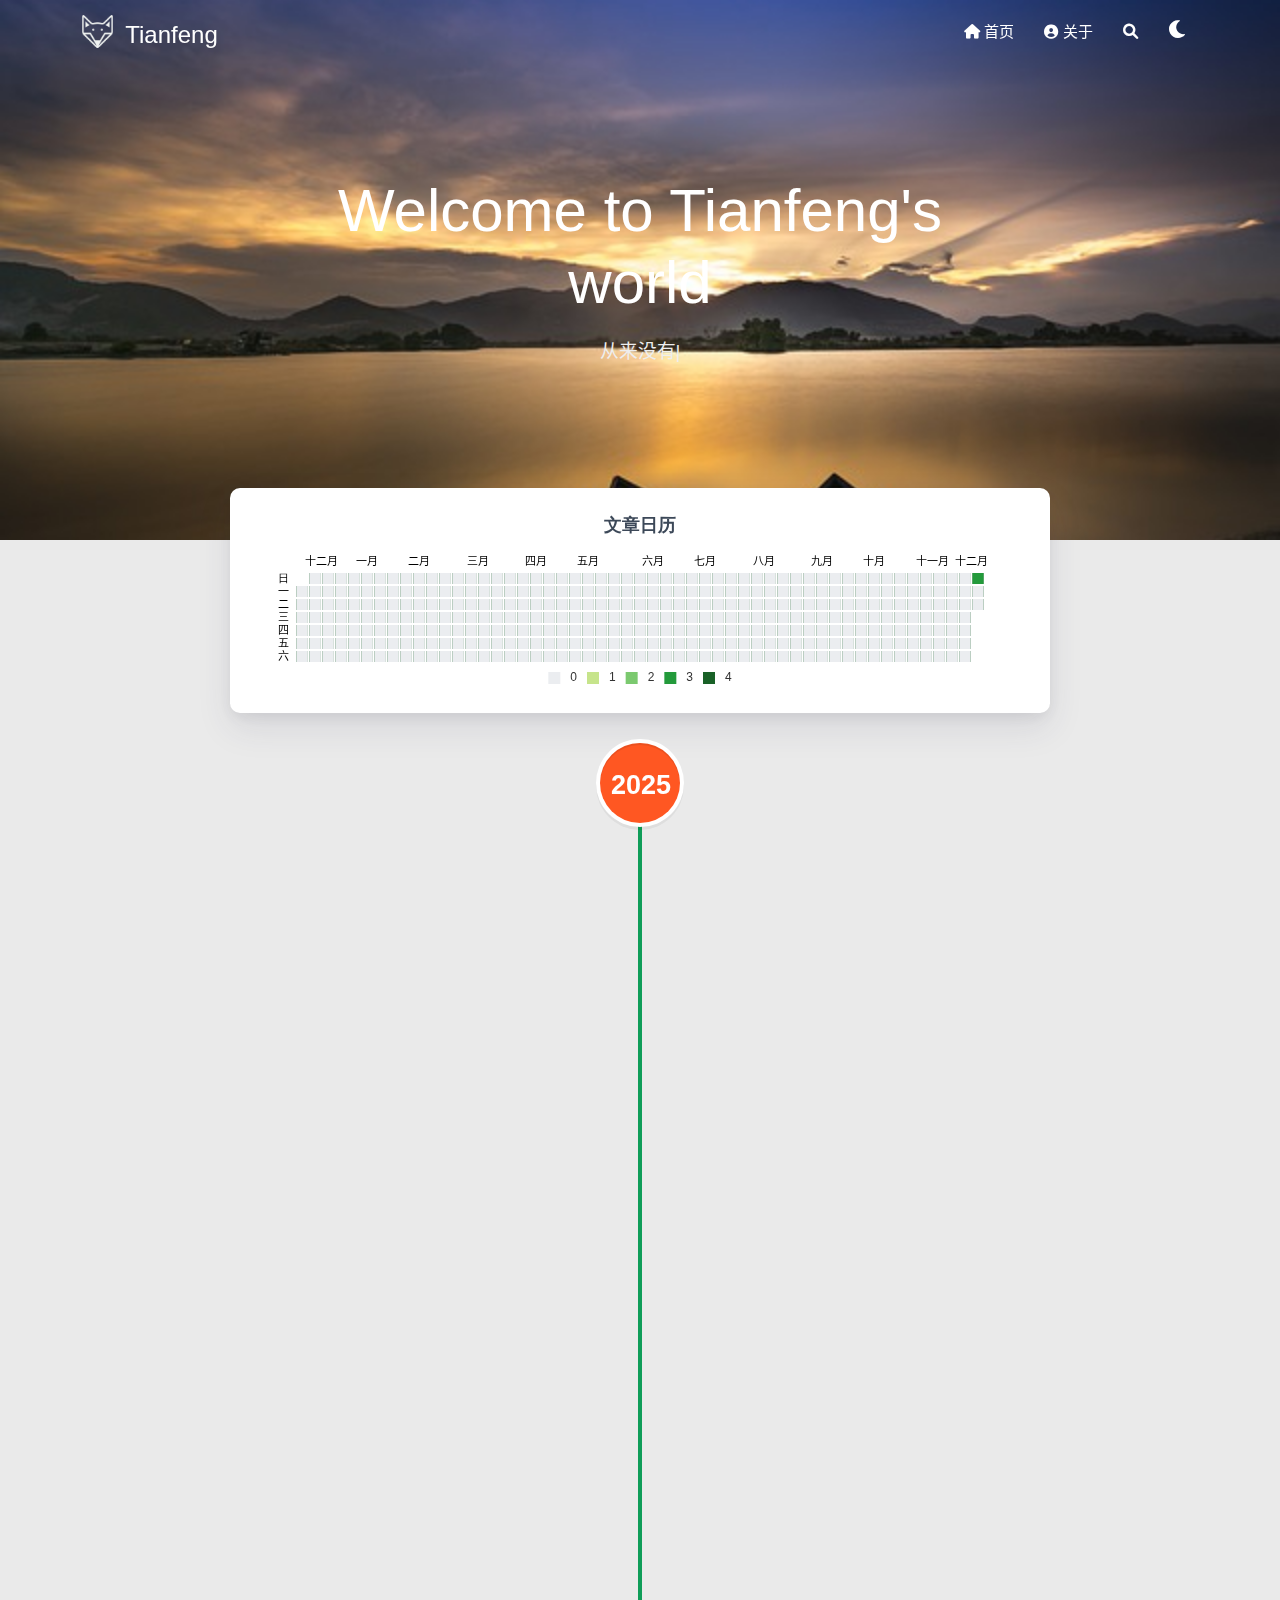
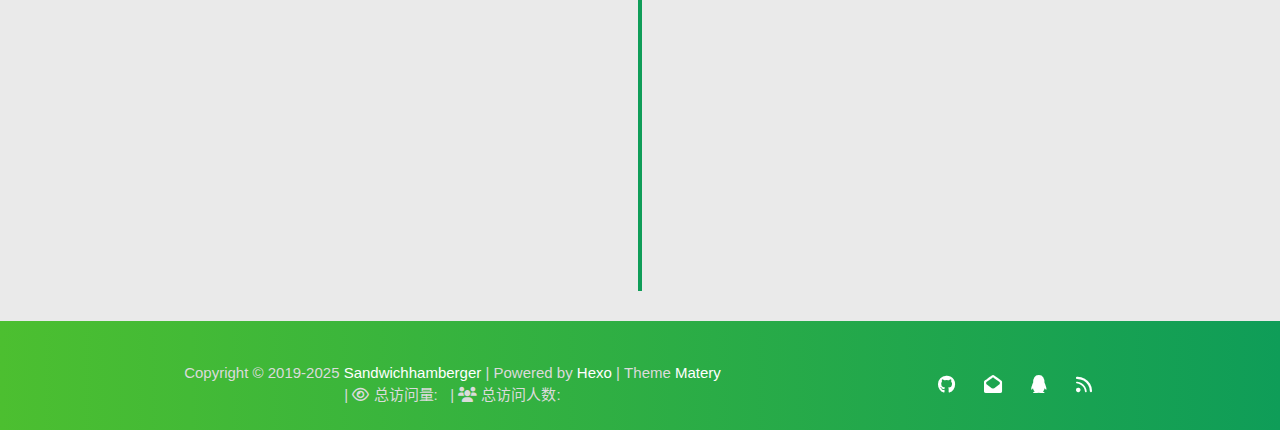
<file: archives/2025/12/index.html>
<!DOCTYPE HTML>
<html lang="zh-CN">


<head>
    <meta charset="utf-8">
    <meta name="keywords" content="归档: 2025/12, Tianfeng">
    <meta name="description" content="这是Tianfeng的个人博客，主要记录编程学习、生活日常和个人思考。">
    <meta http-equiv="X-UA-Compatible" content="IE=edge">
    <meta name="viewport" content="width=device-width, initial-scale=1.0, user-scalable=no">
    <meta name="renderer" content="webkit|ie-stand|ie-comp">
    <meta name="mobile-web-app-capable" content="yes">
    <meta name="format-detection" content="telephone=no">
    <meta name="apple-mobile-web-app-capable" content="yes">
    <meta name="apple-mobile-web-app-status-bar-style" content="black-translucent">
    <meta name="referrer" content="no-referrer-when-downgrade">
    <!-- Global site tag (gtag.js) - Google Analytics -->


    <title>归档: 2025/12 | Tianfeng</title>
    <link rel="icon" type="image/png" href="/favicon.png">
    


    <!-- bg-cover style     -->



<link rel="stylesheet" type="text/css" href="/libs/awesome/css/all.min.css">
<link rel="stylesheet" type="text/css" href="/libs/materialize/materialize.min.css">
<link rel="stylesheet" type="text/css" href="/libs/aos/aos.css">
<link rel="stylesheet" type="text/css" href="/libs/animate/animate.min.css">
<link rel="stylesheet" type="text/css" href="/libs/lightGallery/css/lightgallery.min.css">
<link rel="stylesheet" type="text/css" href="/css/matery.css">
<link rel="stylesheet" type="text/css" href="/css/my.css">
<link rel="stylesheet" type="text/css" href="/css/dark.css" media="none" onload="if(media!='all')media='all'">




    <link rel="stylesheet" href="/libs/tocbot/tocbot.css">
    <link rel="stylesheet" href="/css/post.css">




    
        <link rel="stylesheet" type="text/css" href="/css/reward.css">
    



    <script src="/libs/jquery/jquery-3.6.0.min.js"></script>

<meta name="generator" content="Hexo 8.1.1"><link rel="alternate" href="/atom.xml" title="Tianfeng" type="application/atom+xml">
</head>


<body>
    <header class="navbar-fixed">
    <nav id="headNav" class="bg-color nav-transparent">
        <div id="navContainer" class="nav-wrapper container">
            <div class="brand-logo">
                <a href="/" class="waves-effect waves-light">
                    
                    <img src="/medias/logo.png" class="logo-img" alt="LOGO">
                    
                    <span class="logo-span">Tianfeng</span>
                </a>
            </div>
            

<a href="#" data-target="mobile-nav" class="sidenav-trigger button-collapse"><i class="fas fa-bars"></i></a>
<ul class="right nav-menu">
  
  <li class="hide-on-med-and-down nav-item">
    
    <a href="/" class="waves-effect waves-light">
      
      <i class="fas fa-home" style="zoom: 0.6;"></i>
      
      <span>首页</span>
    </a>
    
  </li>
  
  <li class="hide-on-med-and-down nav-item">
    
    <a href="/about" class="waves-effect waves-light">
      
      <i class="fas fa-user-circle" style="zoom: 0.6;"></i>
      
      <span>关于</span>
    </a>
    
  </li>
  
  <li>
    <a href="#searchModal" class="modal-trigger waves-effect waves-light">
      <i id="searchIcon" class="fas fa-search" title="搜索" style="zoom: 0.85;"></i>
    </a>
  </li>
  <li>
    <a href="javascript:;" class="waves-effect waves-light" onclick="switchNightMode()" title="深色/浅色模式" >
      <i id="sum-moon-icon" class="fas fa-sun" style="zoom: 0.85;"></i>
    </a>
  </li>
</ul>


<div id="mobile-nav" class="side-nav sidenav">

    <div class="mobile-head bg-color">
        
        <img src="/medias/logo.png" class="logo-img circle responsive-img">
        
        <div class="logo-name">Tianfeng</div>
        <div class="logo-desc">
            
            这是Tianfeng的个人博客，主要记录编程学习、生活日常和个人思考。
            
        </div>
    </div>

    <ul class="menu-list mobile-menu-list">
        
        <li class="m-nav-item">
	  
		<a href="/" class="waves-effect waves-light">
			
			    <i class="fa-fw fas fa-home"></i>
			
			首页
		</a>
          
        </li>
        
        <li class="m-nav-item">
	  
		<a href="/about" class="waves-effect waves-light">
			
			    <i class="fa-fw fas fa-user-circle"></i>
			
			关于
		</a>
          
        </li>
        
        
        <li><div class="divider"></div></li>
        <li>
            <a href="https://github.com/blinkfox/hexo-theme-matery" class="waves-effect waves-light" target="_blank">
                <i class="fab fa-github-square fa-fw"></i>Fork Me
            </a>
        </li>
        
    </ul>
</div>


        </div>

        
            <style>
    .nav-transparent .github-corner {
        display: none !important;
    }

    .github-corner {
        position: absolute;
        z-index: 10;
        top: 0;
        right: 0;
        border: 0;
        transform: scale(1.1);
    }

    .github-corner svg {
        color: #0f9d58;
        fill: #fff;
        height: 64px;
        width: 64px;
    }

    .github-corner:hover .octo-arm {
        animation: a 0.56s ease-in-out;
    }

    .github-corner .octo-arm {
        animation: none;
    }

    @keyframes a {
        0%,
        to {
            transform: rotate(0);
        }
        20%,
        60% {
            transform: rotate(-25deg);
        }
        40%,
        80% {
            transform: rotate(10deg);
        }
    }
</style>

<a href="https://github.com/blinkfox/hexo-theme-matery" class="github-corner tooltipped hide-on-med-and-down" target="_blank"
   data-tooltip="Fork Me" data-position="left" data-delay="50">
    <svg viewBox="0 0 250 250" aria-hidden="true">
        <path d="M0,0 L115,115 L130,115 L142,142 L250,250 L250,0 Z"></path>
        <path d="M128.3,109.0 C113.8,99.7 119.0,89.6 119.0,89.6 C122.0,82.7 120.5,78.6 120.5,78.6 C119.2,72.0 123.4,76.3 123.4,76.3 C127.3,80.9 125.5,87.3 125.5,87.3 C122.9,97.6 130.6,101.9 134.4,103.2"
              fill="currentColor" style="transform-origin: 130px 106px;" class="octo-arm"></path>
        <path d="M115.0,115.0 C114.9,115.1 118.7,116.5 119.8,115.4 L133.7,101.6 C136.9,99.2 139.9,98.4 142.2,98.6 C133.8,88.0 127.5,74.4 143.8,58.0 C148.5,53.4 154.0,51.2 159.7,51.0 C160.3,49.4 163.2,43.6 171.4,40.1 C171.4,40.1 176.1,42.5 178.8,56.2 C183.1,58.6 187.2,61.8 190.9,65.4 C194.5,69.0 197.7,73.2 200.1,77.6 C213.8,80.2 216.3,84.9 216.3,84.9 C212.7,93.1 206.9,96.0 205.4,96.6 C205.1,102.4 203.0,107.8 198.3,112.5 C181.9,128.9 168.3,122.5 157.7,114.1 C157.9,116.9 156.7,120.9 152.7,124.9 L141.0,136.5 C139.8,137.7 141.6,141.9 141.8,141.8 Z"
              fill="currentColor" class="octo-body"></path>
    </svg>
</a>
        
    </nav>

</header>

    <div class="bg-cover pd-header about-cover">
    <div class="container">
    <div class="row">
    <div class="col s10 offset-s1 m8 offset-m2 l8 offset-l2">
        <div class="brand">
            <div class="title center-align">
                
                Welcome to Tianfeng&#39;s world
                
            </div>

            <div class="description center-align">
                
                <span id="subtitle"></span>
                <script src="/libs/typed/typed.js"></script>
                <script>
                    var typed = new Typed("#subtitle", {
                        strings: [ 
                            
                                "从来没有真正的绝境, 只有心灵的迷途",
                            
                                "Never really desperate, only the lost of the soul",
                            
                        ],
                        startDelay: 300,
                        typeSpeed: 100,
                        loop: true,
                        backSpeed: 50,
                        showCursor: true
                    });
                </script>
                
            </div>
        </div>
    </div>
</div>


<script>
    // 每天切换 banner 图.  Switch banner image every day.
    var bannerUrl = "/medias/banner/" + new Date().getDay() + '.jpg';
    $('.bg-cover').css('background-image', 'url(' + bannerUrl + ')');
</script>
<script>
    
      var bannerUrl = "/medias/featureimages/" + Math.floor(Math.random() * 24) + '.jpg';
    
    $('.bg-cover.about-cover').css('background-image', 'url(' + bannerUrl + ')');

</script>


    </div>
</div>

<main class="content">

    
    <div class="container archive-calendar">
    <div class="card">
        <div id="post-calendar" class="card-content"></div>
    </div>
</div>

<script type="text/javascript" src="/libs/echarts/echarts.min.js"></script>
<script type="text/javascript">
    let myChart = echarts.init(document.getElementById('post-calendar'));

    

    let option = {
        title: {
            top: 0,
            text: '文章日历',
            left: 'center',
            textStyle: {
                color: '#3C4858'
            }
        },
        tooltip: {
            padding: 10,
            backgroundColor: '#555',
            borderColor: '#777',
            borderWidth: 1,
            formatter: function (obj) {
                var value = obj.value;
                return '<div style="font-size: 14px;">' + value[0] + '：' + value[1] + '</div>';
            }
        },
        visualMap: {
            show: true,
            showLabel: true,
            categories: [0, 1, 2, 3, 4],
            calculable: true,
            inRange: {
                symbol: 'rect',
                color: ['#ebedf0', '#c6e48b', '#7bc96f', '#239a3b', '#196127']
            },
            itemWidth: 12,
            itemHeight: 12,
            orient: 'horizontal',
            left: 'center',
            bottom: 0
        },
        calendar: [{
            left: 'center',
            range: ["2024-12-09", "2025-12-09"],
            cellSize: [13, 13],
            splitLine: {
                show: false
            },
            itemStyle: {
                color: '#196127',
                borderColor: '#fff',
                borderWidth: 2
            },
            yearLabel: {
                show: false
            },
            monthLabel: {
                nameMap: 'cn',
                fontSize: 11
            },
            dayLabel: {
                formatter: '{start}  1st',
                nameMap: 'cn',
                fontSize: 11
            }
        }],
        series: [{
            type: 'heatmap',
            coordinateSystem: 'calendar',
            calendarIndex: 0,
            data: [["2024-12-09", 0], ["2024-12-10", 0], ["2024-12-11", 0], ["2024-12-12", 0], ["2024-12-13", 0], ["2024-12-14", 0], ["2024-12-15", 0], ["2024-12-16", 0], ["2024-12-17", 0], ["2024-12-18", 0], ["2024-12-19", 0], ["2024-12-20", 0], ["2024-12-21", 0], ["2024-12-22", 0], ["2024-12-23", 0], ["2024-12-24", 0], ["2024-12-25", 0], ["2024-12-26", 0], ["2024-12-27", 0], ["2024-12-28", 0], ["2024-12-29", 0], ["2024-12-30", 0], ["2024-12-31", 0], ["2025-01-01", 0], ["2025-01-02", 0], ["2025-01-03", 0], ["2025-01-04", 0], ["2025-01-05", 0], ["2025-01-06", 0], ["2025-01-07", 0], ["2025-01-08", 0], ["2025-01-09", 0], ["2025-01-10", 0], ["2025-01-11", 0], ["2025-01-12", 0], ["2025-01-13", 0], ["2025-01-14", 0], ["2025-01-15", 0], ["2025-01-16", 0], ["2025-01-17", 0], ["2025-01-18", 0], ["2025-01-19", 0], ["2025-01-20", 0], ["2025-01-21", 0], ["2025-01-22", 0], ["2025-01-23", 0], ["2025-01-24", 0], ["2025-01-25", 0], ["2025-01-26", 0], ["2025-01-27", 0], ["2025-01-28", 0], ["2025-01-29", 0], ["2025-01-30", 0], ["2025-01-31", 0], ["2025-02-01", 0], ["2025-02-02", 0], ["2025-02-03", 0], ["2025-02-04", 0], ["2025-02-05", 0], ["2025-02-06", 0], ["2025-02-07", 0], ["2025-02-08", 0], ["2025-02-09", 0], ["2025-02-10", 0], ["2025-02-11", 0], ["2025-02-12", 0], ["2025-02-13", 0], ["2025-02-14", 0], ["2025-02-15", 0], ["2025-02-16", 0], ["2025-02-17", 0], ["2025-02-18", 0], ["2025-02-19", 0], ["2025-02-20", 0], ["2025-02-21", 0], ["2025-02-22", 0], ["2025-02-23", 0], ["2025-02-24", 0], ["2025-02-25", 0], ["2025-02-26", 0], ["2025-02-27", 0], ["2025-02-28", 0], ["2025-03-01", 0], ["2025-03-02", 0], ["2025-03-03", 0], ["2025-03-04", 0], ["2025-03-05", 0], ["2025-03-06", 0], ["2025-03-07", 0], ["2025-03-08", 0], ["2025-03-09", 0], ["2025-03-10", 0], ["2025-03-11", 0], ["2025-03-12", 0], ["2025-03-13", 0], ["2025-03-14", 0], ["2025-03-15", 0], ["2025-03-16", 0], ["2025-03-17", 0], ["2025-03-18", 0], ["2025-03-19", 0], ["2025-03-20", 0], ["2025-03-21", 0], ["2025-03-22", 0], ["2025-03-23", 0], ["2025-03-24", 0], ["2025-03-25", 0], ["2025-03-26", 0], ["2025-03-27", 0], ["2025-03-28", 0], ["2025-03-29", 0], ["2025-03-30", 0], ["2025-03-31", 0], ["2025-04-01", 0], ["2025-04-02", 0], ["2025-04-03", 0], ["2025-04-04", 0], ["2025-04-05", 0], ["2025-04-06", 0], ["2025-04-07", 0], ["2025-04-08", 0], ["2025-04-09", 0], ["2025-04-10", 0], ["2025-04-11", 0], ["2025-04-12", 0], ["2025-04-13", 0], ["2025-04-14", 0], ["2025-04-15", 0], ["2025-04-16", 0], ["2025-04-17", 0], ["2025-04-18", 0], ["2025-04-19", 0], ["2025-04-20", 0], ["2025-04-21", 0], ["2025-04-22", 0], ["2025-04-23", 0], ["2025-04-24", 0], ["2025-04-25", 0], ["2025-04-26", 0], ["2025-04-27", 0], ["2025-04-28", 0], ["2025-04-29", 0], ["2025-04-30", 0], ["2025-05-01", 0], ["2025-05-02", 0], ["2025-05-03", 0], ["2025-05-04", 0], ["2025-05-05", 0], ["2025-05-06", 0], ["2025-05-07", 0], ["2025-05-08", 0], ["2025-05-09", 0], ["2025-05-10", 0], ["2025-05-11", 0], ["2025-05-12", 0], ["2025-05-13", 0], ["2025-05-14", 0], ["2025-05-15", 0], ["2025-05-16", 0], ["2025-05-17", 0], ["2025-05-18", 0], ["2025-05-19", 0], ["2025-05-20", 0], ["2025-05-21", 0], ["2025-05-22", 0], ["2025-05-23", 0], ["2025-05-24", 0], ["2025-05-25", 0], ["2025-05-26", 0], ["2025-05-27", 0], ["2025-05-28", 0], ["2025-05-29", 0], ["2025-05-30", 0], ["2025-05-31", 0], ["2025-06-01", 0], ["2025-06-02", 0], ["2025-06-03", 0], ["2025-06-04", 0], ["2025-06-05", 0], ["2025-06-06", 0], ["2025-06-07", 0], ["2025-06-08", 0], ["2025-06-09", 0], ["2025-06-10", 0], ["2025-06-11", 0], ["2025-06-12", 0], ["2025-06-13", 0], ["2025-06-14", 0], ["2025-06-15", 0], ["2025-06-16", 0], ["2025-06-17", 0], ["2025-06-18", 0], ["2025-06-19", 0], ["2025-06-20", 0], ["2025-06-21", 0], ["2025-06-22", 0], ["2025-06-23", 0], ["2025-06-24", 0], ["2025-06-25", 0], ["2025-06-26", 0], ["2025-06-27", 0], ["2025-06-28", 0], ["2025-06-29", 0], ["2025-06-30", 0], ["2025-07-01", 0], ["2025-07-02", 0], ["2025-07-03", 0], ["2025-07-04", 0], ["2025-07-05", 0], ["2025-07-06", 0], ["2025-07-07", 0], ["2025-07-08", 0], ["2025-07-09", 0], ["2025-07-10", 0], ["2025-07-11", 0], ["2025-07-12", 0], ["2025-07-13", 0], ["2025-07-14", 0], ["2025-07-15", 0], ["2025-07-16", 0], ["2025-07-17", 0], ["2025-07-18", 0], ["2025-07-19", 0], ["2025-07-20", 0], ["2025-07-21", 0], ["2025-07-22", 0], ["2025-07-23", 0], ["2025-07-24", 0], ["2025-07-25", 0], ["2025-07-26", 0], ["2025-07-27", 0], ["2025-07-28", 0], ["2025-07-29", 0], ["2025-07-30", 0], ["2025-07-31", 0], ["2025-08-01", 0], ["2025-08-02", 0], ["2025-08-03", 0], ["2025-08-04", 0], ["2025-08-05", 0], ["2025-08-06", 0], ["2025-08-07", 0], ["2025-08-08", 0], ["2025-08-09", 0], ["2025-08-10", 0], ["2025-08-11", 0], ["2025-08-12", 0], ["2025-08-13", 0], ["2025-08-14", 0], ["2025-08-15", 0], ["2025-08-16", 0], ["2025-08-17", 0], ["2025-08-18", 0], ["2025-08-19", 0], ["2025-08-20", 0], ["2025-08-21", 0], ["2025-08-22", 0], ["2025-08-23", 0], ["2025-08-24", 0], ["2025-08-25", 0], ["2025-08-26", 0], ["2025-08-27", 0], ["2025-08-28", 0], ["2025-08-29", 0], ["2025-08-30", 0], ["2025-08-31", 0], ["2025-09-01", 0], ["2025-09-02", 0], ["2025-09-03", 0], ["2025-09-04", 0], ["2025-09-05", 0], ["2025-09-06", 0], ["2025-09-07", 0], ["2025-09-08", 0], ["2025-09-09", 0], ["2025-09-10", 0], ["2025-09-11", 0], ["2025-09-12", 0], ["2025-09-13", 0], ["2025-09-14", 0], ["2025-09-15", 0], ["2025-09-16", 0], ["2025-09-17", 0], ["2025-09-18", 0], ["2025-09-19", 0], ["2025-09-20", 0], ["2025-09-21", 0], ["2025-09-22", 0], ["2025-09-23", 0], ["2025-09-24", 0], ["2025-09-25", 0], ["2025-09-26", 0], ["2025-09-27", 0], ["2025-09-28", 0], ["2025-09-29", 0], ["2025-09-30", 0], ["2025-10-01", 0], ["2025-10-02", 0], ["2025-10-03", 0], ["2025-10-04", 0], ["2025-10-05", 0], ["2025-10-06", 0], ["2025-10-07", 0], ["2025-10-08", 0], ["2025-10-09", 0], ["2025-10-10", 0], ["2025-10-11", 0], ["2025-10-12", 0], ["2025-10-13", 0], ["2025-10-14", 0], ["2025-10-15", 0], ["2025-10-16", 0], ["2025-10-17", 0], ["2025-10-18", 0], ["2025-10-19", 0], ["2025-10-20", 0], ["2025-10-21", 0], ["2025-10-22", 0], ["2025-10-23", 0], ["2025-10-24", 0], ["2025-10-25", 0], ["2025-10-26", 0], ["2025-10-27", 0], ["2025-10-28", 0], ["2025-10-29", 0], ["2025-10-30", 0], ["2025-10-31", 0], ["2025-11-01", 0], ["2025-11-02", 0], ["2025-11-03", 0], ["2025-11-04", 0], ["2025-11-05", 0], ["2025-11-06", 0], ["2025-11-07", 0], ["2025-11-08", 0], ["2025-11-09", 0], ["2025-11-10", 0], ["2025-11-11", 0], ["2025-11-12", 0], ["2025-11-13", 0], ["2025-11-14", 0], ["2025-11-15", 0], ["2025-11-16", 0], ["2025-11-17", 0], ["2025-11-18", 0], ["2025-11-19", 0], ["2025-11-20", 0], ["2025-11-21", 0], ["2025-11-22", 0], ["2025-11-23", 0], ["2025-11-24", 0], ["2025-11-25", 0], ["2025-11-26", 0], ["2025-11-27", 0], ["2025-11-28", 0], ["2025-11-29", 0], ["2025-11-30", 0], ["2025-12-01", 0], ["2025-12-02", 0], ["2025-12-03", 0], ["2025-12-04", 0], ["2025-12-05", 0], ["2025-12-06", 0], ["2025-12-07", 3], ["2025-12-08", 0], ["2025-12-09", 0]]
        }]

    };

    myChart.setOption(option);
</script>

    

    

    <div id="cd-timeline" class="container">
        
        <div class="cd-timeline-block">

            
            
            
            <div class="cd-timeline-img year" data-aos="zoom-in-up">
                <a href="/archives/2025">2025</a>
            </div>
            

            
            
            
            <div class="cd-timeline-img month" data-aos="zoom-in-up">
                <a href="/archives/2025/12">12</a>
            </div>
            

            
            <div class="cd-timeline-img day" data-aos="zoom-in-up">
                <span>07</span>
            </div>
            <article class="cd-timeline-content" data-aos="fade-up">
                <div class="article col s12 m6">
                    <div class="card">
                        <a href="/2025/12/07/%E6%88%91%E7%9A%84%E7%AC%AC%E4%BA%8C%E7%AF%87%E5%8D%9A%E5%AE%A2/">
                            <div class="card-image">
                                
                                
                                <img src="/medias/featureimages/20.jpg" class="responsive-img" alt="我的第二篇博客">
                                
                                <span class="card-title">我的第二篇博客</span>
                            </div>
                        </a>
                        <div class="card-content article-content">
                            <div class="summary block-with-text">
                                
                                    
                                
                            </div>
                            <div class="publish-info">
                                <span class="publish-date">
                                    <i class="far fa-clock fa-fw icon-date"></i>2025-12-07
                                </span>
                                <span class="publish-author">
                                    
                                    <i class="fas fa-user fa-fw"></i>
                                    Sandwichhamberger
                                    
                                </span>
                            </div>
                        </div>

                        
                    </div>
                </div>
            </article>
        </div>
        
        <div class="cd-timeline-block">

            
            

            
            

            
            <div class="cd-timeline-img day" data-aos="zoom-in-up">
                <span>07</span>
            </div>
            <article class="cd-timeline-content" data-aos="fade-up">
                <div class="article col s12 m6">
                    <div class="card">
                        <a href="/2025/12/07/%E6%88%91%E7%9A%84%E7%AC%AC%E4%B8%80%E7%AF%87%E5%8D%9A%E5%AE%A2/">
                            <div class="card-image">
                                
                                
                                <img src="/medias/featureimages/16.jpg" class="responsive-img" alt="我的第一篇博客">
                                
                                <span class="card-title">我的第一篇博客</span>
                            </div>
                        </a>
                        <div class="card-content article-content">
                            <div class="summary block-with-text">
                                
                                    
                                
                            </div>
                            <div class="publish-info">
                                <span class="publish-date">
                                    <i class="far fa-clock fa-fw icon-date"></i>2025-12-07
                                </span>
                                <span class="publish-author">
                                    
                                    <i class="fas fa-user fa-fw"></i>
                                    Sandwichhamberger
                                    
                                </span>
                            </div>
                        </div>

                        
                    </div>
                </div>
            </article>
        </div>
        
        <div class="cd-timeline-block">

            
            

            
            

            
            <div class="cd-timeline-img day" data-aos="zoom-in-up">
                <span>07</span>
            </div>
            <article class="cd-timeline-content" data-aos="fade-up">
                <div class="article col s12 m6">
                    <div class="card">
                        <a href="/2025/12/07/hello-world/">
                            <div class="card-image">
                                
                                
                                <img src="/medias/featureimages/12.jpg" class="responsive-img" alt="Hello World">
                                
                                <span class="card-title">Hello World</span>
                            </div>
                        </a>
                        <div class="card-content article-content">
                            <div class="summary block-with-text">
                                
                                    Welcome to Hexo! This is your very first post. Check documentation for more info. If you get any problems when using Hex
                                
                            </div>
                            <div class="publish-info">
                                <span class="publish-date">
                                    <i class="far fa-clock fa-fw icon-date"></i>2025-12-07
                                </span>
                                <span class="publish-author">
                                    
                                    <i class="fas fa-user fa-fw"></i>
                                    Sandwichhamberger
                                    
                                </span>
                            </div>
                        </div>

                        
                    </div>
                </div>
            </article>
        </div>
        
    </div>

</main>




    <footer class="page-footer bg-color">
    
        <link rel="stylesheet" href="/libs/aplayer/APlayer.min.css">
<style>
    .aplayer .aplayer-lrc p {
        
        display: none;
        
        font-size: 12px;
        font-weight: 700;
        line-height: 16px !important;
    }

    .aplayer .aplayer-lrc p.aplayer-lrc-current {
        
        display: none;
        
        font-size: 15px;
        color: #42b983;
    }

    
    .aplayer.aplayer-fixed.aplayer-narrow .aplayer-body {
        left: -66px !important;
    }

    .aplayer.aplayer-fixed.aplayer-narrow .aplayer-body:hover {
        left: 0px !important;
    }

    
</style>
<div class="">
    
    <div class="row">
        <meting-js class="col l8 offset-l2 m10 offset-m1 s12"
                   server="netease"
                   type="playlist"
                   id="503838841"
                   fixed='true'
                   autoplay='false'
                   theme='#42b983'
                   loop='all'
                   order='random'
                   preload='auto'
                   volume='0.7'
                   list-folded='true'
        >
        </meting-js>
    </div>
</div>

<script src="/libs/aplayer/APlayer.min.js"></script>
<script src="/libs/aplayer/Meting.min.js"></script>

    

    <div class="container row center-align"
         style="margin-bottom: 0px !important;">
        <div class="col s12 m8 l8 copy-right">
            Copyright&nbsp;&copy;
            
                <span id="year">2019-2025</span>
            
            <a href="/about" target="_blank">Sandwichhamberger</a>
            |&nbsp;Powered by&nbsp;<a href="https://hexo.io/" target="_blank">Hexo</a>
            |&nbsp;Theme&nbsp;<a href="https://github.com/blinkfox/hexo-theme-matery" target="_blank">Matery</a>
            
            <br>
            
            
            
                
            
            
                <span id="busuanzi_container_site_pv">
                &nbsp;|&nbsp;<i class="far fa-eye"></i>&nbsp;总访问量:&nbsp;
                    <span id="busuanzi_value_site_pv" class="white-color"></span>
            </span>
            
            
                <span id="busuanzi_container_site_uv">
                &nbsp;|&nbsp;<i class="fas fa-users"></i>&nbsp;总访问人数:&nbsp;
                    <span id="busuanzi_value_site_uv" class="white-color"></span>
            </span>
            
            <br>

            <!-- 运行天数提醒. -->
            
            <br>
            
        </div>
        <div class="col s12 m4 l4 social-link social-statis">
    <a href="https://github.com/blinkfox" class="tooltipped" target="_blank" data-tooltip="访问我的GitHub" data-position="top" data-delay="50">
        <i class="fab fa-github"></i>
    </a>



    <a href="mailto:1181062873@qq.com" class="tooltipped" target="_blank" data-tooltip="邮件联系我" data-position="top" data-delay="50">
        <i class="fas fa-envelope-open"></i>
    </a>







    <a href="tencent://AddContact/?fromId=50&fromSubId=1&subcmd=all&uin=1181062873" class="tooltipped" target="_blank" data-tooltip="QQ联系我: 1181062873" data-position="top" data-delay="50">
        <i class="fab fa-qq"></i>
    </a>







    <a href="/atom.xml" class="tooltipped" target="_blank" data-tooltip="RSS 订阅" data-position="top" data-delay="50">
        <i class="fas fa-rss"></i>
    </a>

</div>
    </div>
</footer>

<div class="progress-bar"></div>


    <!-- 搜索遮罩框 -->
<div id="searchModal" class="modal">
    <div class="modal-content">
        <div class="search-header">
            <span class="title"><i class="fas fa-search"></i>&nbsp;&nbsp;搜索</span>
            <input type="search" id="searchInput" name="s" placeholder="请输入搜索的关键字"
                   class="search-input">
        </div>
        <div id="searchResult"></div>
    </div>
</div>

<script type="text/javascript">
$(function () {
    var searchFunc = function (path, search_id, content_id) {
        'use strict';
        $.ajax({
            url: path,
            dataType: "xml",
            success: function (xmlResponse) {
                // get the contents from search data
                var datas = $("entry", xmlResponse).map(function () {
                    return {
                        title: $("title", this).text(),
                        content: $("content", this).text(),
                        url: $("url", this).text()
                    };
                }).get();
                var $input = document.getElementById(search_id);
                var $resultContent = document.getElementById(content_id);
                $input.addEventListener('input', function () {
                    var str = '<ul class=\"search-result-list\">';
                    var keywords = this.value.trim().toLowerCase().split(/[\s\-]+/);
                    $resultContent.innerHTML = "";
                    if (this.value.trim().length <= 0) {
                        return;
                    }
                    // perform local searching
                    datas.forEach(function (data) {
                        var isMatch = true;
                        var data_title = data.title.trim().toLowerCase();
                        var data_content = data.content.trim().replace(/<[^>]+>/g, "").toLowerCase();
                        var data_url = data.url;
                        data_url = data_url.indexOf('/') === 0 ? data.url : '/' + data_url;
                        var index_title = -1;
                        var index_content = -1;
                        var first_occur = -1;
                        // only match artiles with not empty titles and contents
                        if (data_title !== '' && data_content !== '') {
                            keywords.forEach(function (keyword, i) {
                                index_title = data_title.indexOf(keyword);
                                index_content = data_content.indexOf(keyword);
                                if (index_title < 0 && index_content < 0) {
                                    isMatch = false;
                                } else {
                                    if (index_content < 0) {
                                        index_content = 0;
                                    }
                                    if (i === 0) {
                                        first_occur = index_content;
                                    }
                                }
                            });
                        }
                        // show search results
                        if (isMatch) {
                            str += "<li><a href='" + data_url + "' class='search-result-title'>" + data_title + "</a>";
                            var content = data.content.trim().replace(/<[^>]+>/g, "");
                            if (first_occur >= 0) {
                                // cut out 100 characters
                                var start = first_occur - 20;
                                var end = first_occur + 80;
                                if (start < 0) {
                                    start = 0;
                                }
                                if (start === 0) {
                                    end = 100;
                                }
                                if (end > content.length) {
                                    end = content.length;
                                }
                                var match_content = content.substr(start, end);
                                // highlight all keywords
                                keywords.forEach(function (keyword) {
                                    var regS = new RegExp(keyword, "gi");
                                    match_content = match_content.replace(regS, "<em class=\"search-keyword\">" + keyword + "</em>");
                                });

                                str += "<p class=\"search-result\">" + match_content + "...</p>"
                            }
                            str += "</li>";
                        }
                    });
                    str += "</ul>";
                    $resultContent.innerHTML = str;
                });
            }
        });
    };

    searchFunc('/search.xml', 'searchInput', 'searchResult');
});
</script>

    <!-- 白天和黑夜主题 -->
<div class="stars-con">
    <div id="stars"></div>
    <div id="stars2"></div>
    <div id="stars3"></div>  
</div>

<script>
    function switchNightMode() {
        $('<div class="Cuteen_DarkSky"><div class="Cuteen_DarkPlanet"></div></div>').appendTo($('body')),
        setTimeout(function () {
            $('body').hasClass('DarkMode') 
            ? ($('body').removeClass('DarkMode'), localStorage.setItem('isDark', '0'), $('#sum-moon-icon').removeClass("fa-sun").addClass('fa-moon')) 
            : ($('body').addClass('DarkMode'), localStorage.setItem('isDark', '1'), $('#sum-moon-icon').addClass("fa-sun").removeClass('fa-moon')),
            
            setTimeout(function () {
            $('.Cuteen_DarkSky').fadeOut(1e3, function () {
                $(this).remove()
            })
            }, 2e3)
        })
    }
</script>

    <!-- 回到顶部按钮 -->
<div id="backTop" class="top-scroll">
    <a class="btn-floating btn-large waves-effect waves-light" href="#!">
        <i class="fas fa-arrow-up"></i>
    </a>
</div>


    <script src="/libs/materialize/materialize.min.js"></script>
    <script src="/libs/masonry/masonry.pkgd.min.js"></script>
    <script src="/libs/aos/aos.js"></script>
    <script src="/libs/scrollprogress/scrollProgress.min.js"></script>
    <script src="/libs/lightGallery/js/lightgallery-all.min.js"></script>
    <script src="/js/matery.js"></script>

    

    
    
    

    <!-- 雪花特效 -->
    

    <!-- 鼠标星星特效 -->
    

     
        <script src="https://ssl.captcha.qq.com/TCaptcha.js"></script>
        <script src="/libs/others/TencentCaptcha.js"></script>
        <button id="TencentCaptcha" data-appid="xxxxxxxxxx" data-cbfn="callback" type="button" hidden></button>
    

    <!-- Baidu Analytics -->

    <!-- Baidu Push -->

<script>
    (function () {
        var bp = document.createElement('script');
        var curProtocol = window.location.protocol.split(':')[0];
        if (curProtocol === 'https') {
            bp.src = 'https://zz.bdstatic.com/linksubmit/push.js';
        } else {
            bp.src = 'http://push.zhanzhang.baidu.com/push.js';
        }
        var s = document.getElementsByTagName("script")[0];
        s.parentNode.insertBefore(bp, s);
    })();
</script>

    
    <script src="/libs/others/clicklove.js" async="async"></script>
    
    
    <script async src="/libs/others/busuanzi.pure.mini.js"></script>
    

    

    

    <!--腾讯兔小巢-->
    
    

    

    

    
    <script src="/libs/instantpage/instantpage.js" type="module"></script>
    

</body>

</html>
</file>
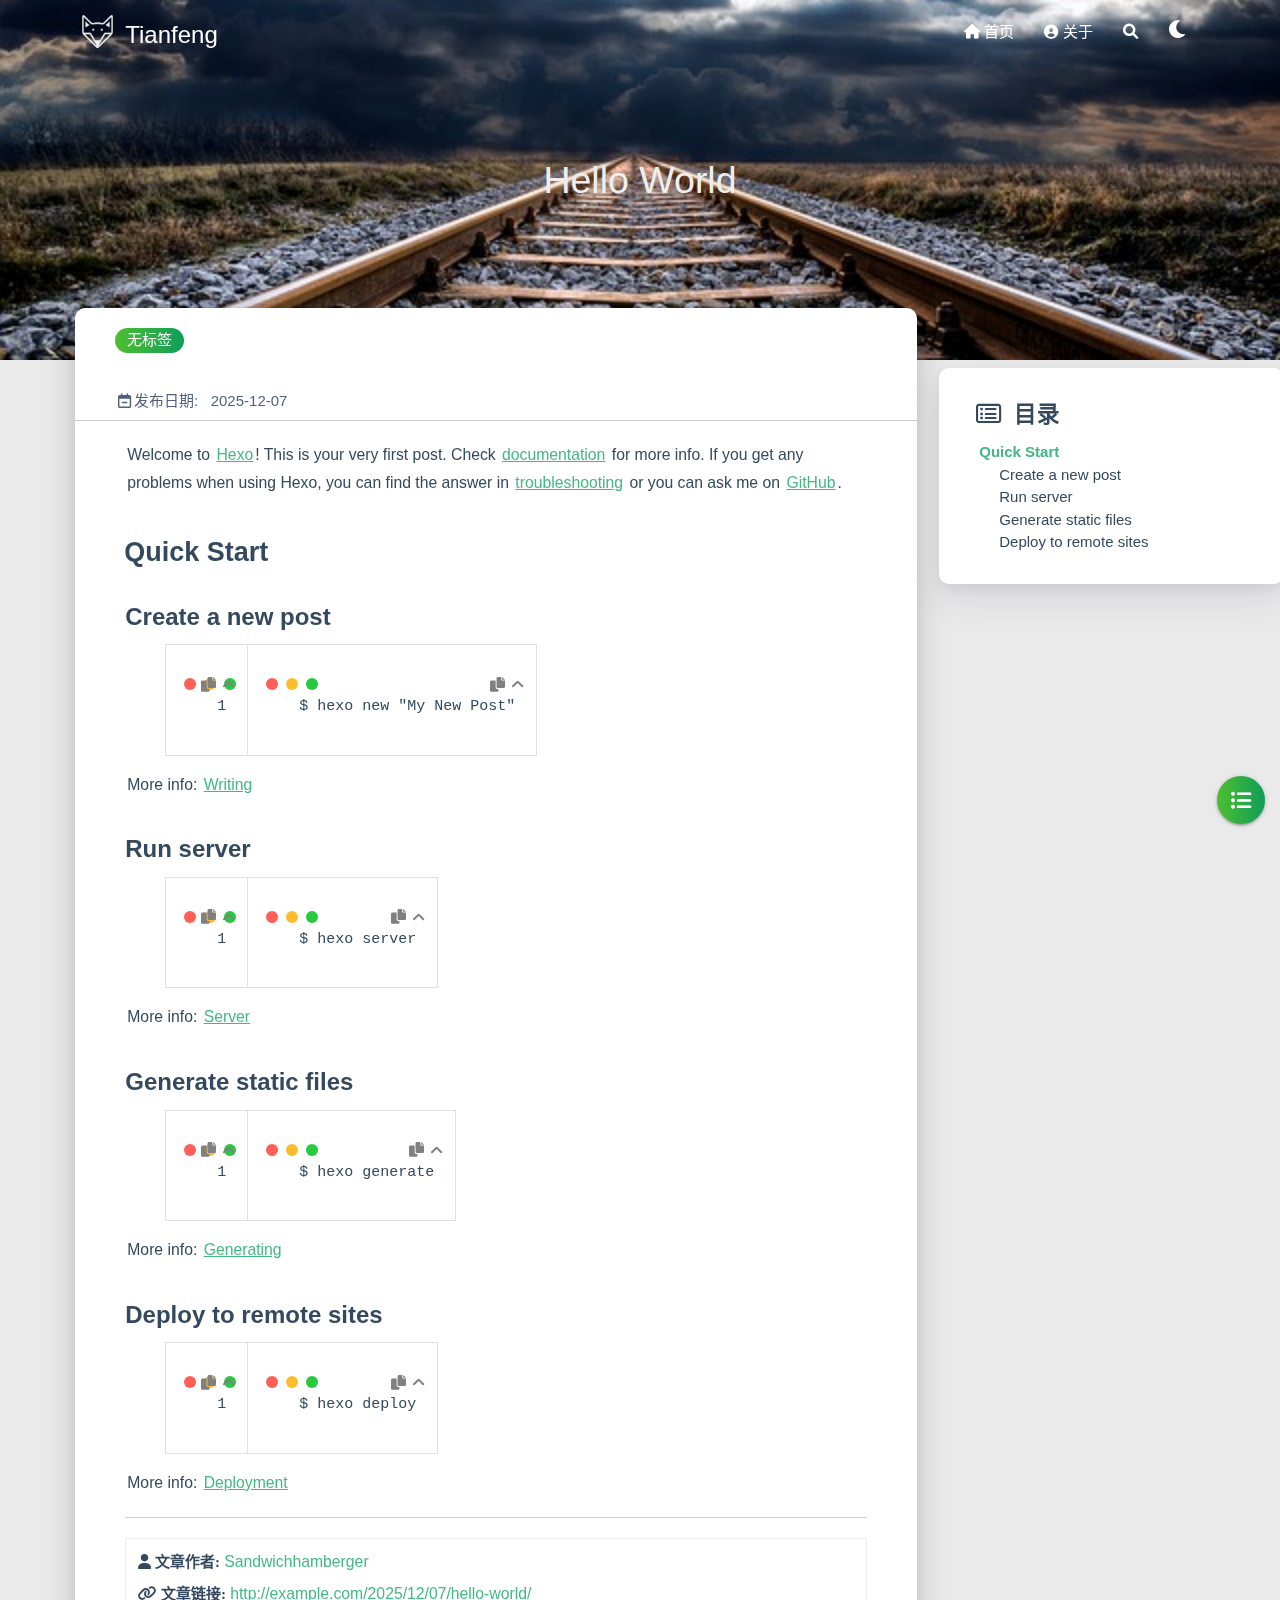
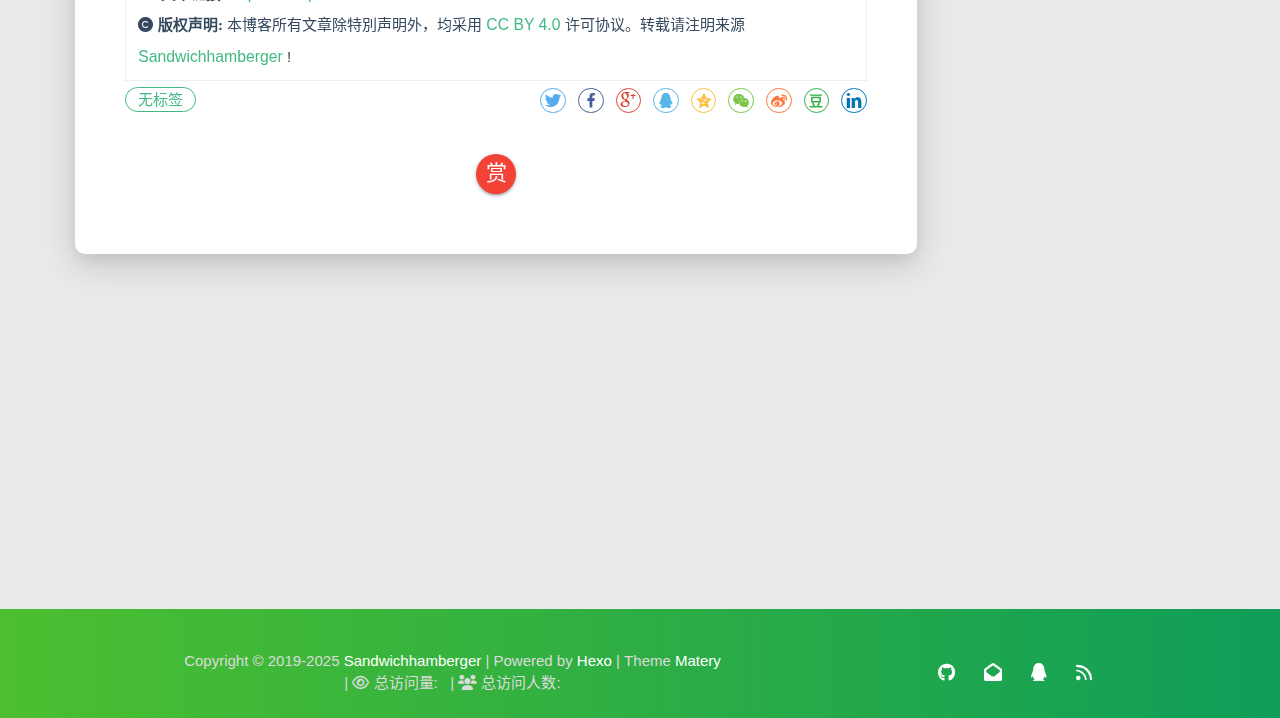
<file: 2025/12/07/hello-world/index.html>
<!DOCTYPE HTML>
<html lang="zh-CN">


<head>
    <meta charset="utf-8">
    <meta name="keywords" content="Hello World, Tianfeng">
    <meta name="description" content="Welcome to Hexo! This is your very first post. Check documentation for more info. If you get any problems when using Hex">
    <meta http-equiv="X-UA-Compatible" content="IE=edge">
    <meta name="viewport" content="width=device-width, initial-scale=1.0, user-scalable=no">
    <meta name="renderer" content="webkit|ie-stand|ie-comp">
    <meta name="mobile-web-app-capable" content="yes">
    <meta name="format-detection" content="telephone=no">
    <meta name="apple-mobile-web-app-capable" content="yes">
    <meta name="apple-mobile-web-app-status-bar-style" content="black-translucent">
    <meta name="referrer" content="no-referrer-when-downgrade">
    <!-- Global site tag (gtag.js) - Google Analytics -->


    <title>Hello World | Tianfeng</title>
    <link rel="icon" type="image/png" href="/favicon.png">
    


    <!-- bg-cover style     -->



<link rel="stylesheet" type="text/css" href="/libs/awesome/css/all.min.css">
<link rel="stylesheet" type="text/css" href="/libs/materialize/materialize.min.css">
<link rel="stylesheet" type="text/css" href="/libs/aos/aos.css">
<link rel="stylesheet" type="text/css" href="/libs/animate/animate.min.css">
<link rel="stylesheet" type="text/css" href="/libs/lightGallery/css/lightgallery.min.css">
<link rel="stylesheet" type="text/css" href="/css/matery.css">
<link rel="stylesheet" type="text/css" href="/css/my.css">
<link rel="stylesheet" type="text/css" href="/css/dark.css" media="none" onload="if(media!='all')media='all'">




    <link rel="stylesheet" href="/libs/tocbot/tocbot.css">
    <link rel="stylesheet" href="/css/post.css">




    
        <link rel="stylesheet" type="text/css" href="/css/reward.css">
    



    <script src="/libs/jquery/jquery-3.6.0.min.js"></script>

<meta name="generator" content="Hexo 8.1.1"><link rel="alternate" href="/atom.xml" title="Tianfeng" type="application/atom+xml">
</head>


<body>
    <header class="navbar-fixed">
    <nav id="headNav" class="bg-color nav-transparent">
        <div id="navContainer" class="nav-wrapper container">
            <div class="brand-logo">
                <a href="/" class="waves-effect waves-light">
                    
                    <img src="/medias/logo.png" class="logo-img" alt="LOGO">
                    
                    <span class="logo-span">Tianfeng</span>
                </a>
            </div>
            

<a href="#" data-target="mobile-nav" class="sidenav-trigger button-collapse"><i class="fas fa-bars"></i></a>
<ul class="right nav-menu">
  
  <li class="hide-on-med-and-down nav-item">
    
    <a href="/" class="waves-effect waves-light">
      
      <i class="fas fa-home" style="zoom: 0.6;"></i>
      
      <span>首页</span>
    </a>
    
  </li>
  
  <li class="hide-on-med-and-down nav-item">
    
    <a href="/about" class="waves-effect waves-light">
      
      <i class="fas fa-user-circle" style="zoom: 0.6;"></i>
      
      <span>关于</span>
    </a>
    
  </li>
  
  <li>
    <a href="#searchModal" class="modal-trigger waves-effect waves-light">
      <i id="searchIcon" class="fas fa-search" title="搜索" style="zoom: 0.85;"></i>
    </a>
  </li>
  <li>
    <a href="javascript:;" class="waves-effect waves-light" onclick="switchNightMode()" title="深色/浅色模式" >
      <i id="sum-moon-icon" class="fas fa-sun" style="zoom: 0.85;"></i>
    </a>
  </li>
</ul>


<div id="mobile-nav" class="side-nav sidenav">

    <div class="mobile-head bg-color">
        
        <img src="/medias/logo.png" class="logo-img circle responsive-img">
        
        <div class="logo-name">Tianfeng</div>
        <div class="logo-desc">
            
            这是Tianfeng的个人博客，主要记录编程学习、生活日常和个人思考。
            
        </div>
    </div>

    <ul class="menu-list mobile-menu-list">
        
        <li class="m-nav-item">
	  
		<a href="/" class="waves-effect waves-light">
			
			    <i class="fa-fw fas fa-home"></i>
			
			首页
		</a>
          
        </li>
        
        <li class="m-nav-item">
	  
		<a href="/about" class="waves-effect waves-light">
			
			    <i class="fa-fw fas fa-user-circle"></i>
			
			关于
		</a>
          
        </li>
        
        
        <li><div class="divider"></div></li>
        <li>
            <a href="https://github.com/blinkfox/hexo-theme-matery" class="waves-effect waves-light" target="_blank">
                <i class="fab fa-github-square fa-fw"></i>Fork Me
            </a>
        </li>
        
    </ul>
</div>


        </div>

        
            <style>
    .nav-transparent .github-corner {
        display: none !important;
    }

    .github-corner {
        position: absolute;
        z-index: 10;
        top: 0;
        right: 0;
        border: 0;
        transform: scale(1.1);
    }

    .github-corner svg {
        color: #0f9d58;
        fill: #fff;
        height: 64px;
        width: 64px;
    }

    .github-corner:hover .octo-arm {
        animation: a 0.56s ease-in-out;
    }

    .github-corner .octo-arm {
        animation: none;
    }

    @keyframes a {
        0%,
        to {
            transform: rotate(0);
        }
        20%,
        60% {
            transform: rotate(-25deg);
        }
        40%,
        80% {
            transform: rotate(10deg);
        }
    }
</style>

<a href="https://github.com/blinkfox/hexo-theme-matery" class="github-corner tooltipped hide-on-med-and-down" target="_blank"
   data-tooltip="Fork Me" data-position="left" data-delay="50">
    <svg viewBox="0 0 250 250" aria-hidden="true">
        <path d="M0,0 L115,115 L130,115 L142,142 L250,250 L250,0 Z"></path>
        <path d="M128.3,109.0 C113.8,99.7 119.0,89.6 119.0,89.6 C122.0,82.7 120.5,78.6 120.5,78.6 C119.2,72.0 123.4,76.3 123.4,76.3 C127.3,80.9 125.5,87.3 125.5,87.3 C122.9,97.6 130.6,101.9 134.4,103.2"
              fill="currentColor" style="transform-origin: 130px 106px;" class="octo-arm"></path>
        <path d="M115.0,115.0 C114.9,115.1 118.7,116.5 119.8,115.4 L133.7,101.6 C136.9,99.2 139.9,98.4 142.2,98.6 C133.8,88.0 127.5,74.4 143.8,58.0 C148.5,53.4 154.0,51.2 159.7,51.0 C160.3,49.4 163.2,43.6 171.4,40.1 C171.4,40.1 176.1,42.5 178.8,56.2 C183.1,58.6 187.2,61.8 190.9,65.4 C194.5,69.0 197.7,73.2 200.1,77.6 C213.8,80.2 216.3,84.9 216.3,84.9 C212.7,93.1 206.9,96.0 205.4,96.6 C205.1,102.4 203.0,107.8 198.3,112.5 C181.9,128.9 168.3,122.5 157.7,114.1 C157.9,116.9 156.7,120.9 152.7,124.9 L141.0,136.5 C139.8,137.7 141.6,141.9 141.8,141.8 Z"
              fill="currentColor" class="octo-body"></path>
    </svg>
</a>
        
    </nav>

</header>

    



<div class="bg-cover pd-header post-cover" style="background-image: url('/medias/featureimages/12.jpg')">
    <div class="container" style="right: 0px;left: 0px;">
        <div class="row">
            <div class="col s12 m12 l12">
                <div class="brand">
                    <h1 class="description center-align post-title">Hello World</h1>
                </div>
            </div>
        </div>
    </div>
</div>




<main class="post-container content">

    
    <div class="row">
    <div id="main-content" class="col s12 m12 l9">
        <!-- 文章内容详情 -->
<div id="artDetail">
    <div class="card">
        <div class="card-content article-info">
            <div class="row tag-cate">
                <div class="col s7">
                    
                          <div class="article-tag">
                            <span class="chip bg-color">无标签</span>
                          </div>
                    
                </div>
                <div class="col s5 right-align">
                    
                </div>
            </div>

            <div class="post-info">
                
                <div class="post-date info-break-policy">
                    <i class="far fa-calendar-minus fa-fw"></i>发布日期:&nbsp;&nbsp;
                    2025-12-07
                </div>
                

                

                

                

                
            </div>
        </div>
        <hr class="clearfix">

        

        

        <div class="card-content article-card-content">
            <div id="articleContent">
                <p>Welcome to <a target="_blank" rel="noopener" href="https://hexo.io/">Hexo</a>! This is your very first post. Check <a target="_blank" rel="noopener" href="https://hexo.io/docs/">documentation</a> for more info. If you get any problems when using Hexo, you can find the answer in <a target="_blank" rel="noopener" href="https://hexo.io/docs/troubleshooting.html">troubleshooting</a> or you can ask me on <a target="_blank" rel="noopener" href="https://github.com/hexojs/hexo/issues">GitHub</a>.</p>
<h2 id="Quick-Start"><a href="#Quick-Start" class="headerlink" title="Quick Start"></a>Quick Start</h2><h3 id="Create-a-new-post"><a href="#Create-a-new-post" class="headerlink" title="Create a new post"></a>Create a new post</h3><figure class="highlight bash"><table><tr><td class="gutter"><pre><span class="line">1</span><br></pre></td><td class="code"><pre><span class="line">$ hexo new <span class="string">&quot;My New Post&quot;</span></span><br></pre></td></tr></table></figure>

<p>More info: <a target="_blank" rel="noopener" href="https://hexo.io/docs/writing.html">Writing</a></p>
<h3 id="Run-server"><a href="#Run-server" class="headerlink" title="Run server"></a>Run server</h3><figure class="highlight bash"><table><tr><td class="gutter"><pre><span class="line">1</span><br></pre></td><td class="code"><pre><span class="line">$ hexo server</span><br></pre></td></tr></table></figure>

<p>More info: <a target="_blank" rel="noopener" href="https://hexo.io/docs/server.html">Server</a></p>
<h3 id="Generate-static-files"><a href="#Generate-static-files" class="headerlink" title="Generate static files"></a>Generate static files</h3><figure class="highlight bash"><table><tr><td class="gutter"><pre><span class="line">1</span><br></pre></td><td class="code"><pre><span class="line">$ hexo generate</span><br></pre></td></tr></table></figure>

<p>More info: <a target="_blank" rel="noopener" href="https://hexo.io/docs/generating.html">Generating</a></p>
<h3 id="Deploy-to-remote-sites"><a href="#Deploy-to-remote-sites" class="headerlink" title="Deploy to remote sites"></a>Deploy to remote sites</h3><figure class="highlight bash"><table><tr><td class="gutter"><pre><span class="line">1</span><br></pre></td><td class="code"><pre><span class="line">$ hexo deploy</span><br></pre></td></tr></table></figure>

<p>More info: <a target="_blank" rel="noopener" href="https://hexo.io/docs/one-command-deployment.html">Deployment</a></p>

                
            </div>
            <hr/>

            

    <div class="reprint" id="reprint-statement">
        
            <div class="reprint__author">
                <span class="reprint-meta" style="font-weight: bold;">
                    <i class="fas fa-user">
                        文章作者:
                    </i>
                </span>
                <span class="reprint-info">
                    <a href="/about" rel="external nofollow noreferrer">Sandwichhamberger</a>
                </span>
            </div>
            <div class="reprint__type">
                <span class="reprint-meta" style="font-weight: bold;">
                    <i class="fas fa-link">
                        文章链接:
                    </i>
                </span>
                <span class="reprint-info">
                    <a href="http://example.com/2025/12/07/hello-world/">http://example.com/2025/12/07/hello-world/</a>
                </span>
            </div>
            <div class="reprint__notice">
                <span class="reprint-meta" style="font-weight: bold;">
                    <i class="fas fa-copyright">
                        版权声明:
                    </i>
                </span>
                <span class="reprint-info">
                    本博客所有文章除特別声明外，均采用
                    <a href="https://creativecommons.org/licenses/by/4.0/deed.zh" rel="external nofollow noreferrer" target="_blank">CC BY 4.0</a>
                    许可协议。转载请注明来源
                    <a href="/about" target="_blank">Sandwichhamberger</a>
                    !
                </span>
            </div>
        
    </div>

    <script async defer>
      document.addEventListener("copy", function (e) {
        let toastHTML = '<span>复制成功，请遵循本文的转载规则</span><button class="btn-flat toast-action" onclick="navToReprintStatement()" style="font-size: smaller">查看</a>';
        M.toast({html: toastHTML})
      });

      function navToReprintStatement() {
        $("html, body").animate({scrollTop: $("#reprint-statement").offset().top - 80}, 800);
      }
    </script>



            <div class="tag_share" style="display: block;">
                <div class="post-meta__tag-list" style="display: inline-block;">
                    
                        <div class="article-tag">
                            <span class="chip bg-color">无标签</span>
                        </div>
                    
                </div>
                <div class="post_share" style="zoom: 80%; width: fit-content; display: inline-block; float: right; margin: -0.15rem 0;">
                    <link rel="stylesheet" type="text/css" href="/libs/share/css/share.min.css">
<div id="article-share">

    
    <div class="social-share" data-sites="twitter,facebook,google,qq,qzone,wechat,weibo,douban,linkedin" data-wechat-qrcode-helper="<p>微信扫一扫即可分享！</p>"></div>
    <script src="/libs/share/js/social-share.min.js"></script>
    

    

</div>

                </div>
            </div>
            
                <div id="reward">
    <a href="#rewardModal" class="reward-link modal-trigger btn-floating btn-medium waves-effect waves-light red">赏</a>

    <!-- Modal Structure -->
    <div id="rewardModal" class="modal">
        <div class="modal-content">
            <a class="close modal-close"><i class="fas fa-times"></i></a>
            <h4 class="reward-title">你的赏识是我前进的动力</h4>
            <div class="reward-content">
                <div class="reward-tabs">
                    <ul class="tabs row">
                        <li class="tab col s6 alipay-tab waves-effect waves-light"><a href="#alipay">支付宝</a></li>
                        <li class="tab col s6 wechat-tab waves-effect waves-light"><a href="#wechat">微 信</a></li>
                    </ul>
                    <div id="alipay">
                        <img src="/medias/reward/alipay.jpg" class="reward-img" alt="支付宝打赏二维码">
                    </div>
                    <div id="wechat">
                        <img src="/medias/reward/wechat.png" class="reward-img" alt="微信打赏二维码">
                    </div>
                </div>
            </div>
        </div>
    </div>
</div>

<script>
    $(function () {
        $('.tabs').tabs();
    });
</script>

            
        </div>
    </div>

    

    

    

    

    

    

    

    

    

<article id="prenext-posts" class="prev-next articles">
    <div class="row article-row">
        
        <div class="article col s12 m6" data-aos="fade-up">
            <div class="article-badge left-badge text-color">
                <i class="fas fa-chevron-left"></i>&nbsp;上一篇</div>
            <div class="card">
                <a href="/2025/12/07/%E6%88%91%E7%9A%84%E7%AC%AC%E4%B8%80%E7%AF%87%E5%8D%9A%E5%AE%A2/">
                    <div class="card-image">
                        
                        
                        <img src="/medias/featureimages/16.jpg" class="responsive-img" alt="我的第一篇博客">
                        
                        <span class="card-title">我的第一篇博客</span>
                    </div>
                </a>
                <div class="card-content article-content">
                    <div class="summary block-with-text">
                        
                            
                        
                    </div>
                    <div class="publish-info">
                        <span class="publish-date">
                            <i class="far fa-clock fa-fw icon-date"></i>2025-12-07
                        </span>
                        <span class="publish-author">
                            
                            <i class="fas fa-user fa-fw"></i>
                            Sandwichhamberger
                            
                        </span>
                    </div>
                </div>
                
            </div>
        </div>
        
        
        <div class="article col s12 m6" data-aos="fade-up">
            <div class="article-badge right-badge text-color">
                本篇&nbsp;<i class="far fa-dot-circle"></i>
            </div>
            <div class="card">
                <a href="/2025/12/07/hello-world/">
                    <div class="card-image">
                        
                        
                        <img src="/medias/featureimages/12.jpg" class="responsive-img" alt="Hello World">
                        
                        <span class="card-title">Hello World</span>
                    </div>
                </a>
                <div class="card-content article-content">
                    <div class="summary block-with-text">
                        
                            
                        
                    </div>
                    <div class="publish-info">
                            <span class="publish-date">
                                <i class="far fa-clock fa-fw icon-date"></i>2025-12-07
                            </span>
                        <span class="publish-author">
                            
                            <i class="fas fa-user fa-fw"></i>
                            Sandwichhamberger
                            
                        </span>
                    </div>
                </div>

                
            </div>
        </div>
        
    </div>
</article>

</div>



<!-- 代码块功能依赖 -->
<script type="text/javascript" src="/libs/codeBlock/codeBlockFuction.js"></script>



<!-- 代码语言 -->

<script type="text/javascript" src="/libs/codeBlock/codeLang.js"></script>


<!-- 代码块复制 -->

<script type="text/javascript" src="/libs/codeBlock/codeCopy.js"></script>


<!-- 代码块收缩 -->

<script type="text/javascript" src="/libs/codeBlock/codeShrink.js"></script>



    </div>
    <div id="toc-aside" class="expanded col l3 hide-on-med-and-down">
        <div class="toc-widget card" style="background-color: white;">
            <div class="toc-title"><i class="far fa-list-alt"></i>&nbsp;&nbsp;目录</div>
            <div id="toc-content"></div>
        </div>
    </div>
</div>

<!-- TOC 悬浮按钮. -->

<div id="floating-toc-btn" class="hide-on-med-and-down">
    <a class="btn-floating btn-large bg-color">
        <i class="fas fa-list-ul"></i>
    </a>
</div>


<script src="/libs/tocbot/tocbot.min.js"></script>
<script>
    $(function () {
        tocbot.init({
            tocSelector: '#toc-content',
            contentSelector: '#articleContent',
            headingsOffset: -($(window).height() * 0.4 - 45),
            collapseDepth: Number('0'),
            headingSelector: 'h2, h3, h4'
        });

        // Set scroll toc fixed.
        let tocHeight = parseInt($(window).height() * 0.4 - 64);
        let $tocWidget = $('.toc-widget');
        $(window).scroll(function () {
            let scroll = $(window).scrollTop();
            /* add post toc fixed. */
            if (scroll > tocHeight) {
                $tocWidget.addClass('toc-fixed');
            } else {
                $tocWidget.removeClass('toc-fixed');
            }
        });

        
        /* 修复文章卡片 div 的宽度. */
        let fixPostCardWidth = function (srcId, targetId) {
            let srcDiv = $('#' + srcId);
            if (srcDiv.length === 0) {
                return;
            }

            let w = srcDiv.width();
            if (w >= 450) {
                w = w + 21;
            } else if (w >= 350 && w < 450) {
                w = w + 18;
            } else if (w >= 300 && w < 350) {
                w = w + 16;
            } else {
                w = w + 14;
            }
            $('#' + targetId).width(w);
        };

        // 切换TOC目录展开收缩的相关操作.
        const expandedClass = 'expanded';
        let $tocAside = $('#toc-aside');
        let $mainContent = $('#main-content');
        $('#floating-toc-btn .btn-floating').click(function () {
            if ($tocAside.hasClass(expandedClass)) {
                $tocAside.removeClass(expandedClass).hide();
                $mainContent.removeClass('l9');
            } else {
                $tocAside.addClass(expandedClass).show();
                $mainContent.addClass('l9');
            }
            fixPostCardWidth('artDetail', 'prenext-posts');
        });
        
    });
</script>

    

</main>




    <footer class="page-footer bg-color">
    
        <link rel="stylesheet" href="/libs/aplayer/APlayer.min.css">
<style>
    .aplayer .aplayer-lrc p {
        
        display: none;
        
        font-size: 12px;
        font-weight: 700;
        line-height: 16px !important;
    }

    .aplayer .aplayer-lrc p.aplayer-lrc-current {
        
        display: none;
        
        font-size: 15px;
        color: #42b983;
    }

    
    .aplayer.aplayer-fixed.aplayer-narrow .aplayer-body {
        left: -66px !important;
    }

    .aplayer.aplayer-fixed.aplayer-narrow .aplayer-body:hover {
        left: 0px !important;
    }

    
</style>
<div class="">
    
    <div class="row">
        <meting-js class="col l8 offset-l2 m10 offset-m1 s12"
                   server="netease"
                   type="playlist"
                   id="503838841"
                   fixed='true'
                   autoplay='false'
                   theme='#42b983'
                   loop='all'
                   order='random'
                   preload='auto'
                   volume='0.7'
                   list-folded='true'
        >
        </meting-js>
    </div>
</div>

<script src="/libs/aplayer/APlayer.min.js"></script>
<script src="/libs/aplayer/Meting.min.js"></script>

    

    <div class="container row center-align"
         style="margin-bottom: 0px !important;">
        <div class="col s12 m8 l8 copy-right">
            Copyright&nbsp;&copy;
            
                <span id="year">2019-2025</span>
            
            <a href="/about" target="_blank">Sandwichhamberger</a>
            |&nbsp;Powered by&nbsp;<a href="https://hexo.io/" target="_blank">Hexo</a>
            |&nbsp;Theme&nbsp;<a href="https://github.com/blinkfox/hexo-theme-matery" target="_blank">Matery</a>
            
            <br>
            
            
            
                
            
            
                <span id="busuanzi_container_site_pv">
                &nbsp;|&nbsp;<i class="far fa-eye"></i>&nbsp;总访问量:&nbsp;
                    <span id="busuanzi_value_site_pv" class="white-color"></span>
            </span>
            
            
                <span id="busuanzi_container_site_uv">
                &nbsp;|&nbsp;<i class="fas fa-users"></i>&nbsp;总访问人数:&nbsp;
                    <span id="busuanzi_value_site_uv" class="white-color"></span>
            </span>
            
            <br>

            <!-- 运行天数提醒. -->
            
            <br>
            
        </div>
        <div class="col s12 m4 l4 social-link social-statis">
    <a href="https://github.com/blinkfox" class="tooltipped" target="_blank" data-tooltip="访问我的GitHub" data-position="top" data-delay="50">
        <i class="fab fa-github"></i>
    </a>



    <a href="mailto:1181062873@qq.com" class="tooltipped" target="_blank" data-tooltip="邮件联系我" data-position="top" data-delay="50">
        <i class="fas fa-envelope-open"></i>
    </a>







    <a href="tencent://AddContact/?fromId=50&fromSubId=1&subcmd=all&uin=1181062873" class="tooltipped" target="_blank" data-tooltip="QQ联系我: 1181062873" data-position="top" data-delay="50">
        <i class="fab fa-qq"></i>
    </a>







    <a href="/atom.xml" class="tooltipped" target="_blank" data-tooltip="RSS 订阅" data-position="top" data-delay="50">
        <i class="fas fa-rss"></i>
    </a>

</div>
    </div>
</footer>

<div class="progress-bar"></div>


    <!-- 搜索遮罩框 -->
<div id="searchModal" class="modal">
    <div class="modal-content">
        <div class="search-header">
            <span class="title"><i class="fas fa-search"></i>&nbsp;&nbsp;搜索</span>
            <input type="search" id="searchInput" name="s" placeholder="请输入搜索的关键字"
                   class="search-input">
        </div>
        <div id="searchResult"></div>
    </div>
</div>

<script type="text/javascript">
$(function () {
    var searchFunc = function (path, search_id, content_id) {
        'use strict';
        $.ajax({
            url: path,
            dataType: "xml",
            success: function (xmlResponse) {
                // get the contents from search data
                var datas = $("entry", xmlResponse).map(function () {
                    return {
                        title: $("title", this).text(),
                        content: $("content", this).text(),
                        url: $("url", this).text()
                    };
                }).get();
                var $input = document.getElementById(search_id);
                var $resultContent = document.getElementById(content_id);
                $input.addEventListener('input', function () {
                    var str = '<ul class=\"search-result-list\">';
                    var keywords = this.value.trim().toLowerCase().split(/[\s\-]+/);
                    $resultContent.innerHTML = "";
                    if (this.value.trim().length <= 0) {
                        return;
                    }
                    // perform local searching
                    datas.forEach(function (data) {
                        var isMatch = true;
                        var data_title = data.title.trim().toLowerCase();
                        var data_content = data.content.trim().replace(/<[^>]+>/g, "").toLowerCase();
                        var data_url = data.url;
                        data_url = data_url.indexOf('/') === 0 ? data.url : '/' + data_url;
                        var index_title = -1;
                        var index_content = -1;
                        var first_occur = -1;
                        // only match artiles with not empty titles and contents
                        if (data_title !== '' && data_content !== '') {
                            keywords.forEach(function (keyword, i) {
                                index_title = data_title.indexOf(keyword);
                                index_content = data_content.indexOf(keyword);
                                if (index_title < 0 && index_content < 0) {
                                    isMatch = false;
                                } else {
                                    if (index_content < 0) {
                                        index_content = 0;
                                    }
                                    if (i === 0) {
                                        first_occur = index_content;
                                    }
                                }
                            });
                        }
                        // show search results
                        if (isMatch) {
                            str += "<li><a href='" + data_url + "' class='search-result-title'>" + data_title + "</a>";
                            var content = data.content.trim().replace(/<[^>]+>/g, "");
                            if (first_occur >= 0) {
                                // cut out 100 characters
                                var start = first_occur - 20;
                                var end = first_occur + 80;
                                if (start < 0) {
                                    start = 0;
                                }
                                if (start === 0) {
                                    end = 100;
                                }
                                if (end > content.length) {
                                    end = content.length;
                                }
                                var match_content = content.substr(start, end);
                                // highlight all keywords
                                keywords.forEach(function (keyword) {
                                    var regS = new RegExp(keyword, "gi");
                                    match_content = match_content.replace(regS, "<em class=\"search-keyword\">" + keyword + "</em>");
                                });

                                str += "<p class=\"search-result\">" + match_content + "...</p>"
                            }
                            str += "</li>";
                        }
                    });
                    str += "</ul>";
                    $resultContent.innerHTML = str;
                });
            }
        });
    };

    searchFunc('/search.xml', 'searchInput', 'searchResult');
});
</script>

    <!-- 白天和黑夜主题 -->
<div class="stars-con">
    <div id="stars"></div>
    <div id="stars2"></div>
    <div id="stars3"></div>  
</div>

<script>
    function switchNightMode() {
        $('<div class="Cuteen_DarkSky"><div class="Cuteen_DarkPlanet"></div></div>').appendTo($('body')),
        setTimeout(function () {
            $('body').hasClass('DarkMode') 
            ? ($('body').removeClass('DarkMode'), localStorage.setItem('isDark', '0'), $('#sum-moon-icon').removeClass("fa-sun").addClass('fa-moon')) 
            : ($('body').addClass('DarkMode'), localStorage.setItem('isDark', '1'), $('#sum-moon-icon').addClass("fa-sun").removeClass('fa-moon')),
            
            setTimeout(function () {
            $('.Cuteen_DarkSky').fadeOut(1e3, function () {
                $(this).remove()
            })
            }, 2e3)
        })
    }
</script>

    <!-- 回到顶部按钮 -->
<div id="backTop" class="top-scroll">
    <a class="btn-floating btn-large waves-effect waves-light" href="#!">
        <i class="fas fa-arrow-up"></i>
    </a>
</div>


    <script src="/libs/materialize/materialize.min.js"></script>
    <script src="/libs/masonry/masonry.pkgd.min.js"></script>
    <script src="/libs/aos/aos.js"></script>
    <script src="/libs/scrollprogress/scrollProgress.min.js"></script>
    <script src="/libs/lightGallery/js/lightgallery-all.min.js"></script>
    <script src="/js/matery.js"></script>

    

    
    
    

    <!-- 雪花特效 -->
    

    <!-- 鼠标星星特效 -->
    

     
        <script src="https://ssl.captcha.qq.com/TCaptcha.js"></script>
        <script src="/libs/others/TencentCaptcha.js"></script>
        <button id="TencentCaptcha" data-appid="xxxxxxxxxx" data-cbfn="callback" type="button" hidden></button>
    

    <!-- Baidu Analytics -->

    <!-- Baidu Push -->

<script>
    (function () {
        var bp = document.createElement('script');
        var curProtocol = window.location.protocol.split(':')[0];
        if (curProtocol === 'https') {
            bp.src = 'https://zz.bdstatic.com/linksubmit/push.js';
        } else {
            bp.src = 'http://push.zhanzhang.baidu.com/push.js';
        }
        var s = document.getElementsByTagName("script")[0];
        s.parentNode.insertBefore(bp, s);
    })();
</script>

    
    <script src="/libs/others/clicklove.js" async="async"></script>
    
    
    <script async src="/libs/others/busuanzi.pure.mini.js"></script>
    

    

    

    <!--腾讯兔小巢-->
    
    

    

    

    
    <script src="/libs/instantpage/instantpage.js" type="module"></script>
    

</body>

</html>
</file>
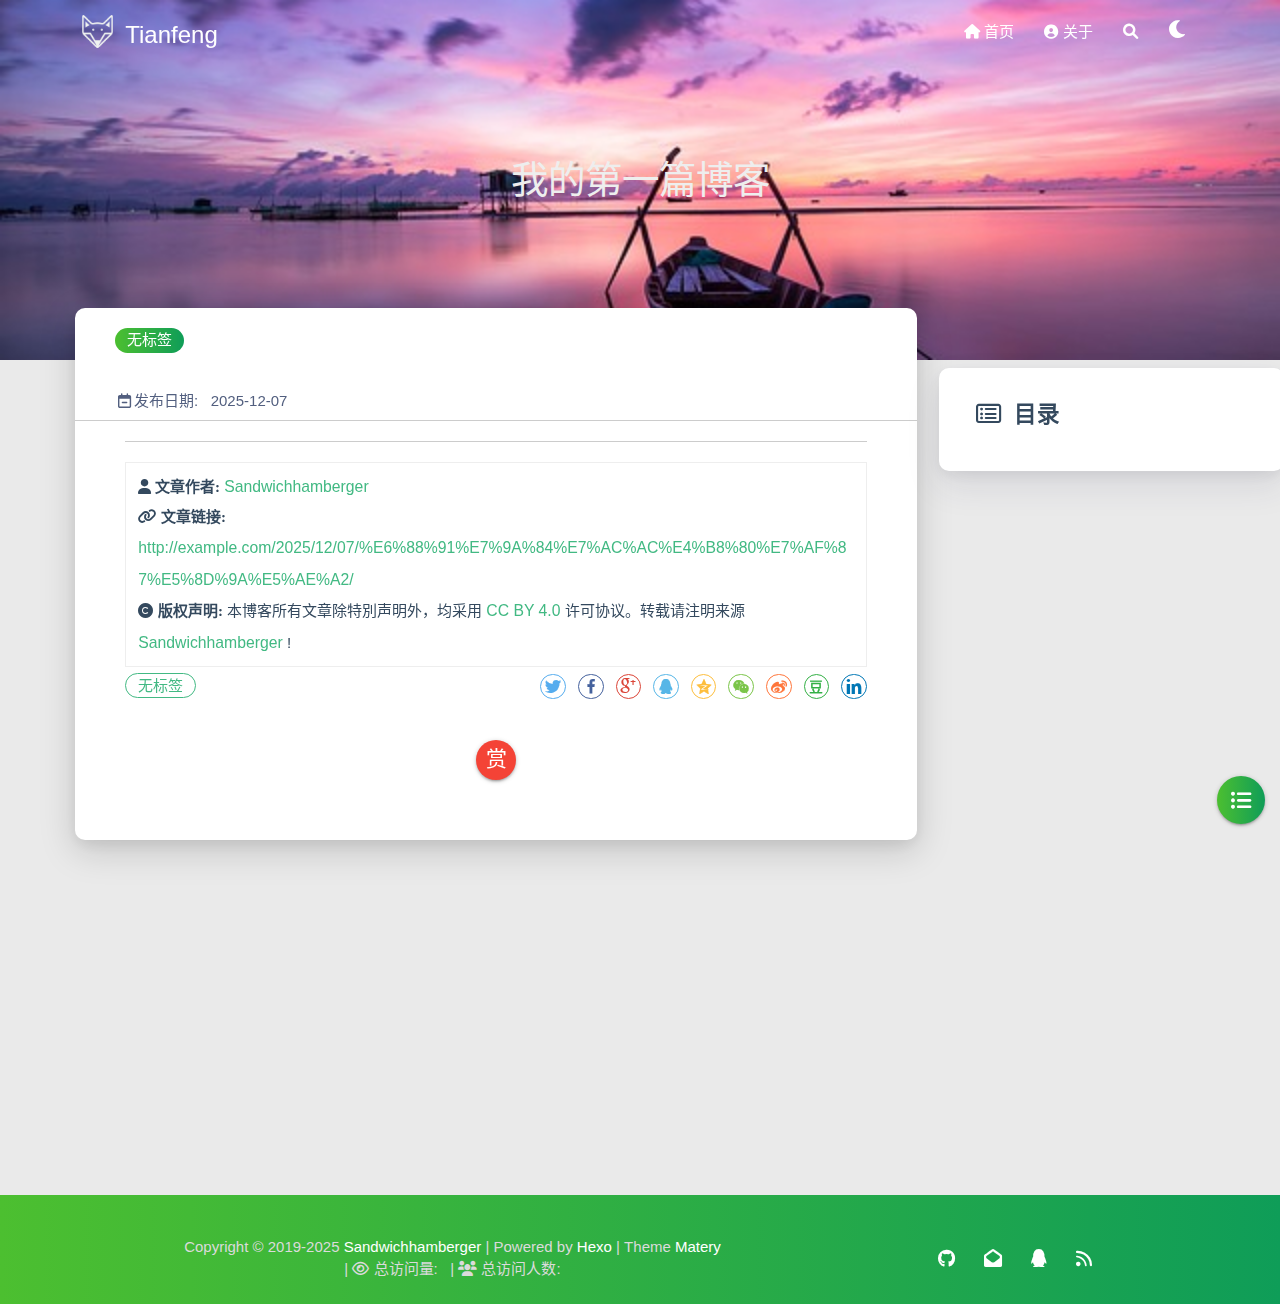
<file: 2025/12/07/我的第一篇博客/index.html>
<!DOCTYPE HTML>
<html lang="zh-CN">


<head>
    <meta charset="utf-8">
    <meta name="keywords" content="我的第一篇博客, Tianfeng">
    <meta name="description" content="">
    <meta http-equiv="X-UA-Compatible" content="IE=edge">
    <meta name="viewport" content="width=device-width, initial-scale=1.0, user-scalable=no">
    <meta name="renderer" content="webkit|ie-stand|ie-comp">
    <meta name="mobile-web-app-capable" content="yes">
    <meta name="format-detection" content="telephone=no">
    <meta name="apple-mobile-web-app-capable" content="yes">
    <meta name="apple-mobile-web-app-status-bar-style" content="black-translucent">
    <meta name="referrer" content="no-referrer-when-downgrade">
    <!-- Global site tag (gtag.js) - Google Analytics -->


    <title>我的第一篇博客 | Tianfeng</title>
    <link rel="icon" type="image/png" href="/favicon.png">
    


    <!-- bg-cover style     -->



<link rel="stylesheet" type="text/css" href="/libs/awesome/css/all.min.css">
<link rel="stylesheet" type="text/css" href="/libs/materialize/materialize.min.css">
<link rel="stylesheet" type="text/css" href="/libs/aos/aos.css">
<link rel="stylesheet" type="text/css" href="/libs/animate/animate.min.css">
<link rel="stylesheet" type="text/css" href="/libs/lightGallery/css/lightgallery.min.css">
<link rel="stylesheet" type="text/css" href="/css/matery.css">
<link rel="stylesheet" type="text/css" href="/css/my.css">
<link rel="stylesheet" type="text/css" href="/css/dark.css" media="none" onload="if(media!='all')media='all'">




    <link rel="stylesheet" href="/libs/tocbot/tocbot.css">
    <link rel="stylesheet" href="/css/post.css">




    
        <link rel="stylesheet" type="text/css" href="/css/reward.css">
    



    <script src="/libs/jquery/jquery-3.6.0.min.js"></script>

<meta name="generator" content="Hexo 8.1.1"><link rel="alternate" href="/atom.xml" title="Tianfeng" type="application/atom+xml">
</head>


<body>
    <header class="navbar-fixed">
    <nav id="headNav" class="bg-color nav-transparent">
        <div id="navContainer" class="nav-wrapper container">
            <div class="brand-logo">
                <a href="/" class="waves-effect waves-light">
                    
                    <img src="/medias/logo.png" class="logo-img" alt="LOGO">
                    
                    <span class="logo-span">Tianfeng</span>
                </a>
            </div>
            

<a href="#" data-target="mobile-nav" class="sidenav-trigger button-collapse"><i class="fas fa-bars"></i></a>
<ul class="right nav-menu">
  
  <li class="hide-on-med-and-down nav-item">
    
    <a href="/" class="waves-effect waves-light">
      
      <i class="fas fa-home" style="zoom: 0.6;"></i>
      
      <span>首页</span>
    </a>
    
  </li>
  
  <li class="hide-on-med-and-down nav-item">
    
    <a href="/about" class="waves-effect waves-light">
      
      <i class="fas fa-user-circle" style="zoom: 0.6;"></i>
      
      <span>关于</span>
    </a>
    
  </li>
  
  <li>
    <a href="#searchModal" class="modal-trigger waves-effect waves-light">
      <i id="searchIcon" class="fas fa-search" title="搜索" style="zoom: 0.85;"></i>
    </a>
  </li>
  <li>
    <a href="javascript:;" class="waves-effect waves-light" onclick="switchNightMode()" title="深色/浅色模式" >
      <i id="sum-moon-icon" class="fas fa-sun" style="zoom: 0.85;"></i>
    </a>
  </li>
</ul>


<div id="mobile-nav" class="side-nav sidenav">

    <div class="mobile-head bg-color">
        
        <img src="/medias/logo.png" class="logo-img circle responsive-img">
        
        <div class="logo-name">Tianfeng</div>
        <div class="logo-desc">
            
            这是Tianfeng的个人博客，主要记录编程学习、生活日常和个人思考。
            
        </div>
    </div>

    <ul class="menu-list mobile-menu-list">
        
        <li class="m-nav-item">
	  
		<a href="/" class="waves-effect waves-light">
			
			    <i class="fa-fw fas fa-home"></i>
			
			首页
		</a>
          
        </li>
        
        <li class="m-nav-item">
	  
		<a href="/about" class="waves-effect waves-light">
			
			    <i class="fa-fw fas fa-user-circle"></i>
			
			关于
		</a>
          
        </li>
        
        
        <li><div class="divider"></div></li>
        <li>
            <a href="https://github.com/blinkfox/hexo-theme-matery" class="waves-effect waves-light" target="_blank">
                <i class="fab fa-github-square fa-fw"></i>Fork Me
            </a>
        </li>
        
    </ul>
</div>


        </div>

        
            <style>
    .nav-transparent .github-corner {
        display: none !important;
    }

    .github-corner {
        position: absolute;
        z-index: 10;
        top: 0;
        right: 0;
        border: 0;
        transform: scale(1.1);
    }

    .github-corner svg {
        color: #0f9d58;
        fill: #fff;
        height: 64px;
        width: 64px;
    }

    .github-corner:hover .octo-arm {
        animation: a 0.56s ease-in-out;
    }

    .github-corner .octo-arm {
        animation: none;
    }

    @keyframes a {
        0%,
        to {
            transform: rotate(0);
        }
        20%,
        60% {
            transform: rotate(-25deg);
        }
        40%,
        80% {
            transform: rotate(10deg);
        }
    }
</style>

<a href="https://github.com/blinkfox/hexo-theme-matery" class="github-corner tooltipped hide-on-med-and-down" target="_blank"
   data-tooltip="Fork Me" data-position="left" data-delay="50">
    <svg viewBox="0 0 250 250" aria-hidden="true">
        <path d="M0,0 L115,115 L130,115 L142,142 L250,250 L250,0 Z"></path>
        <path d="M128.3,109.0 C113.8,99.7 119.0,89.6 119.0,89.6 C122.0,82.7 120.5,78.6 120.5,78.6 C119.2,72.0 123.4,76.3 123.4,76.3 C127.3,80.9 125.5,87.3 125.5,87.3 C122.9,97.6 130.6,101.9 134.4,103.2"
              fill="currentColor" style="transform-origin: 130px 106px;" class="octo-arm"></path>
        <path d="M115.0,115.0 C114.9,115.1 118.7,116.5 119.8,115.4 L133.7,101.6 C136.9,99.2 139.9,98.4 142.2,98.6 C133.8,88.0 127.5,74.4 143.8,58.0 C148.5,53.4 154.0,51.2 159.7,51.0 C160.3,49.4 163.2,43.6 171.4,40.1 C171.4,40.1 176.1,42.5 178.8,56.2 C183.1,58.6 187.2,61.8 190.9,65.4 C194.5,69.0 197.7,73.2 200.1,77.6 C213.8,80.2 216.3,84.9 216.3,84.9 C212.7,93.1 206.9,96.0 205.4,96.6 C205.1,102.4 203.0,107.8 198.3,112.5 C181.9,128.9 168.3,122.5 157.7,114.1 C157.9,116.9 156.7,120.9 152.7,124.9 L141.0,136.5 C139.8,137.7 141.6,141.9 141.8,141.8 Z"
              fill="currentColor" class="octo-body"></path>
    </svg>
</a>
        
    </nav>

</header>

    



<div class="bg-cover pd-header post-cover" style="background-image: url('/medias/featureimages/16.jpg')">
    <div class="container" style="right: 0px;left: 0px;">
        <div class="row">
            <div class="col s12 m12 l12">
                <div class="brand">
                    <h1 class="description center-align post-title">我的第一篇博客</h1>
                </div>
            </div>
        </div>
    </div>
</div>




<main class="post-container content">

    
    <div class="row">
    <div id="main-content" class="col s12 m12 l9">
        <!-- 文章内容详情 -->
<div id="artDetail">
    <div class="card">
        <div class="card-content article-info">
            <div class="row tag-cate">
                <div class="col s7">
                    
                          <div class="article-tag">
                            <span class="chip bg-color">无标签</span>
                          </div>
                    
                </div>
                <div class="col s5 right-align">
                    
                </div>
            </div>

            <div class="post-info">
                
                <div class="post-date info-break-policy">
                    <i class="far fa-calendar-minus fa-fw"></i>发布日期:&nbsp;&nbsp;
                    2025-12-07
                </div>
                

                

                

                

                
            </div>
        </div>
        <hr class="clearfix">

        

        

        <div class="card-content article-card-content">
            <div id="articleContent">
                
                
            </div>
            <hr/>

            

    <div class="reprint" id="reprint-statement">
        
            <div class="reprint__author">
                <span class="reprint-meta" style="font-weight: bold;">
                    <i class="fas fa-user">
                        文章作者:
                    </i>
                </span>
                <span class="reprint-info">
                    <a href="/about" rel="external nofollow noreferrer">Sandwichhamberger</a>
                </span>
            </div>
            <div class="reprint__type">
                <span class="reprint-meta" style="font-weight: bold;">
                    <i class="fas fa-link">
                        文章链接:
                    </i>
                </span>
                <span class="reprint-info">
                    <a href="http://example.com/2025/12/07/%E6%88%91%E7%9A%84%E7%AC%AC%E4%B8%80%E7%AF%87%E5%8D%9A%E5%AE%A2/">http://example.com/2025/12/07/%E6%88%91%E7%9A%84%E7%AC%AC%E4%B8%80%E7%AF%87%E5%8D%9A%E5%AE%A2/</a>
                </span>
            </div>
            <div class="reprint__notice">
                <span class="reprint-meta" style="font-weight: bold;">
                    <i class="fas fa-copyright">
                        版权声明:
                    </i>
                </span>
                <span class="reprint-info">
                    本博客所有文章除特別声明外，均采用
                    <a href="https://creativecommons.org/licenses/by/4.0/deed.zh" rel="external nofollow noreferrer" target="_blank">CC BY 4.0</a>
                    许可协议。转载请注明来源
                    <a href="/about" target="_blank">Sandwichhamberger</a>
                    !
                </span>
            </div>
        
    </div>

    <script async defer>
      document.addEventListener("copy", function (e) {
        let toastHTML = '<span>复制成功，请遵循本文的转载规则</span><button class="btn-flat toast-action" onclick="navToReprintStatement()" style="font-size: smaller">查看</a>';
        M.toast({html: toastHTML})
      });

      function navToReprintStatement() {
        $("html, body").animate({scrollTop: $("#reprint-statement").offset().top - 80}, 800);
      }
    </script>



            <div class="tag_share" style="display: block;">
                <div class="post-meta__tag-list" style="display: inline-block;">
                    
                        <div class="article-tag">
                            <span class="chip bg-color">无标签</span>
                        </div>
                    
                </div>
                <div class="post_share" style="zoom: 80%; width: fit-content; display: inline-block; float: right; margin: -0.15rem 0;">
                    <link rel="stylesheet" type="text/css" href="/libs/share/css/share.min.css">
<div id="article-share">

    
    <div class="social-share" data-sites="twitter,facebook,google,qq,qzone,wechat,weibo,douban,linkedin" data-wechat-qrcode-helper="<p>微信扫一扫即可分享！</p>"></div>
    <script src="/libs/share/js/social-share.min.js"></script>
    

    

</div>

                </div>
            </div>
            
                <div id="reward">
    <a href="#rewardModal" class="reward-link modal-trigger btn-floating btn-medium waves-effect waves-light red">赏</a>

    <!-- Modal Structure -->
    <div id="rewardModal" class="modal">
        <div class="modal-content">
            <a class="close modal-close"><i class="fas fa-times"></i></a>
            <h4 class="reward-title">你的赏识是我前进的动力</h4>
            <div class="reward-content">
                <div class="reward-tabs">
                    <ul class="tabs row">
                        <li class="tab col s6 alipay-tab waves-effect waves-light"><a href="#alipay">支付宝</a></li>
                        <li class="tab col s6 wechat-tab waves-effect waves-light"><a href="#wechat">微 信</a></li>
                    </ul>
                    <div id="alipay">
                        <img src="/medias/reward/alipay.jpg" class="reward-img" alt="支付宝打赏二维码">
                    </div>
                    <div id="wechat">
                        <img src="/medias/reward/wechat.png" class="reward-img" alt="微信打赏二维码">
                    </div>
                </div>
            </div>
        </div>
    </div>
</div>

<script>
    $(function () {
        $('.tabs').tabs();
    });
</script>

            
        </div>
    </div>

    

    

    

    

    

    

    

    

    

<article id="prenext-posts" class="prev-next articles">
    <div class="row article-row">
        
        <div class="article col s12 m6" data-aos="fade-up">
            <div class="article-badge left-badge text-color">
                <i class="fas fa-chevron-left"></i>&nbsp;上一篇</div>
            <div class="card">
                <a href="/2025/12/07/%E6%88%91%E7%9A%84%E7%AC%AC%E4%BA%8C%E7%AF%87%E5%8D%9A%E5%AE%A2/">
                    <div class="card-image">
                        
                        
                        <img src="/medias/featureimages/20.jpg" class="responsive-img" alt="我的第二篇博客">
                        
                        <span class="card-title">我的第二篇博客</span>
                    </div>
                </a>
                <div class="card-content article-content">
                    <div class="summary block-with-text">
                        
                            
                        
                    </div>
                    <div class="publish-info">
                        <span class="publish-date">
                            <i class="far fa-clock fa-fw icon-date"></i>2025-12-07
                        </span>
                        <span class="publish-author">
                            
                            <i class="fas fa-user fa-fw"></i>
                            Sandwichhamberger
                            
                        </span>
                    </div>
                </div>
                
            </div>
        </div>
        
        
        <div class="article col s12 m6" data-aos="fade-up">
            <div class="article-badge right-badge text-color">
                下一篇&nbsp;<i class="fas fa-chevron-right"></i>
            </div>
            <div class="card">
                <a href="/2025/12/07/hello-world/">
                    <div class="card-image">
                        
                        
                        <img src="/medias/featureimages/12.jpg" class="responsive-img" alt="Hello World">
                        
                        <span class="card-title">Hello World</span>
                    </div>
                </a>
                <div class="card-content article-content">
                    <div class="summary block-with-text">
                        
                            
                        
                    </div>
                    <div class="publish-info">
                            <span class="publish-date">
                                <i class="far fa-clock fa-fw icon-date"></i>2025-12-07
                            </span>
                        <span class="publish-author">
                            
                            <i class="fas fa-user fa-fw"></i>
                            Sandwichhamberger
                            
                        </span>
                    </div>
                </div>
                
            </div>
        </div>
        
    </div>
</article>

</div>



<!-- 代码块功能依赖 -->
<script type="text/javascript" src="/libs/codeBlock/codeBlockFuction.js"></script>



<!-- 代码语言 -->

<script type="text/javascript" src="/libs/codeBlock/codeLang.js"></script>


<!-- 代码块复制 -->

<script type="text/javascript" src="/libs/codeBlock/codeCopy.js"></script>


<!-- 代码块收缩 -->

<script type="text/javascript" src="/libs/codeBlock/codeShrink.js"></script>



    </div>
    <div id="toc-aside" class="expanded col l3 hide-on-med-and-down">
        <div class="toc-widget card" style="background-color: white;">
            <div class="toc-title"><i class="far fa-list-alt"></i>&nbsp;&nbsp;目录</div>
            <div id="toc-content"></div>
        </div>
    </div>
</div>

<!-- TOC 悬浮按钮. -->

<div id="floating-toc-btn" class="hide-on-med-and-down">
    <a class="btn-floating btn-large bg-color">
        <i class="fas fa-list-ul"></i>
    </a>
</div>


<script src="/libs/tocbot/tocbot.min.js"></script>
<script>
    $(function () {
        tocbot.init({
            tocSelector: '#toc-content',
            contentSelector: '#articleContent',
            headingsOffset: -($(window).height() * 0.4 - 45),
            collapseDepth: Number('0'),
            headingSelector: 'h2, h3, h4'
        });

        // Set scroll toc fixed.
        let tocHeight = parseInt($(window).height() * 0.4 - 64);
        let $tocWidget = $('.toc-widget');
        $(window).scroll(function () {
            let scroll = $(window).scrollTop();
            /* add post toc fixed. */
            if (scroll > tocHeight) {
                $tocWidget.addClass('toc-fixed');
            } else {
                $tocWidget.removeClass('toc-fixed');
            }
        });

        
        /* 修复文章卡片 div 的宽度. */
        let fixPostCardWidth = function (srcId, targetId) {
            let srcDiv = $('#' + srcId);
            if (srcDiv.length === 0) {
                return;
            }

            let w = srcDiv.width();
            if (w >= 450) {
                w = w + 21;
            } else if (w >= 350 && w < 450) {
                w = w + 18;
            } else if (w >= 300 && w < 350) {
                w = w + 16;
            } else {
                w = w + 14;
            }
            $('#' + targetId).width(w);
        };

        // 切换TOC目录展开收缩的相关操作.
        const expandedClass = 'expanded';
        let $tocAside = $('#toc-aside');
        let $mainContent = $('#main-content');
        $('#floating-toc-btn .btn-floating').click(function () {
            if ($tocAside.hasClass(expandedClass)) {
                $tocAside.removeClass(expandedClass).hide();
                $mainContent.removeClass('l9');
            } else {
                $tocAside.addClass(expandedClass).show();
                $mainContent.addClass('l9');
            }
            fixPostCardWidth('artDetail', 'prenext-posts');
        });
        
    });
</script>

    

</main>




    <footer class="page-footer bg-color">
    
        <link rel="stylesheet" href="/libs/aplayer/APlayer.min.css">
<style>
    .aplayer .aplayer-lrc p {
        
        display: none;
        
        font-size: 12px;
        font-weight: 700;
        line-height: 16px !important;
    }

    .aplayer .aplayer-lrc p.aplayer-lrc-current {
        
        display: none;
        
        font-size: 15px;
        color: #42b983;
    }

    
    .aplayer.aplayer-fixed.aplayer-narrow .aplayer-body {
        left: -66px !important;
    }

    .aplayer.aplayer-fixed.aplayer-narrow .aplayer-body:hover {
        left: 0px !important;
    }

    
</style>
<div class="">
    
    <div class="row">
        <meting-js class="col l8 offset-l2 m10 offset-m1 s12"
                   server="netease"
                   type="playlist"
                   id="503838841"
                   fixed='true'
                   autoplay='false'
                   theme='#42b983'
                   loop='all'
                   order='random'
                   preload='auto'
                   volume='0.7'
                   list-folded='true'
        >
        </meting-js>
    </div>
</div>

<script src="/libs/aplayer/APlayer.min.js"></script>
<script src="/libs/aplayer/Meting.min.js"></script>

    

    <div class="container row center-align"
         style="margin-bottom: 0px !important;">
        <div class="col s12 m8 l8 copy-right">
            Copyright&nbsp;&copy;
            
                <span id="year">2019-2025</span>
            
            <a href="/about" target="_blank">Sandwichhamberger</a>
            |&nbsp;Powered by&nbsp;<a href="https://hexo.io/" target="_blank">Hexo</a>
            |&nbsp;Theme&nbsp;<a href="https://github.com/blinkfox/hexo-theme-matery" target="_blank">Matery</a>
            
            <br>
            
            
            
                
            
            
                <span id="busuanzi_container_site_pv">
                &nbsp;|&nbsp;<i class="far fa-eye"></i>&nbsp;总访问量:&nbsp;
                    <span id="busuanzi_value_site_pv" class="white-color"></span>
            </span>
            
            
                <span id="busuanzi_container_site_uv">
                &nbsp;|&nbsp;<i class="fas fa-users"></i>&nbsp;总访问人数:&nbsp;
                    <span id="busuanzi_value_site_uv" class="white-color"></span>
            </span>
            
            <br>

            <!-- 运行天数提醒. -->
            
            <br>
            
        </div>
        <div class="col s12 m4 l4 social-link social-statis">
    <a href="https://github.com/blinkfox" class="tooltipped" target="_blank" data-tooltip="访问我的GitHub" data-position="top" data-delay="50">
        <i class="fab fa-github"></i>
    </a>



    <a href="mailto:1181062873@qq.com" class="tooltipped" target="_blank" data-tooltip="邮件联系我" data-position="top" data-delay="50">
        <i class="fas fa-envelope-open"></i>
    </a>







    <a href="tencent://AddContact/?fromId=50&fromSubId=1&subcmd=all&uin=1181062873" class="tooltipped" target="_blank" data-tooltip="QQ联系我: 1181062873" data-position="top" data-delay="50">
        <i class="fab fa-qq"></i>
    </a>







    <a href="/atom.xml" class="tooltipped" target="_blank" data-tooltip="RSS 订阅" data-position="top" data-delay="50">
        <i class="fas fa-rss"></i>
    </a>

</div>
    </div>
</footer>

<div class="progress-bar"></div>


    <!-- 搜索遮罩框 -->
<div id="searchModal" class="modal">
    <div class="modal-content">
        <div class="search-header">
            <span class="title"><i class="fas fa-search"></i>&nbsp;&nbsp;搜索</span>
            <input type="search" id="searchInput" name="s" placeholder="请输入搜索的关键字"
                   class="search-input">
        </div>
        <div id="searchResult"></div>
    </div>
</div>

<script type="text/javascript">
$(function () {
    var searchFunc = function (path, search_id, content_id) {
        'use strict';
        $.ajax({
            url: path,
            dataType: "xml",
            success: function (xmlResponse) {
                // get the contents from search data
                var datas = $("entry", xmlResponse).map(function () {
                    return {
                        title: $("title", this).text(),
                        content: $("content", this).text(),
                        url: $("url", this).text()
                    };
                }).get();
                var $input = document.getElementById(search_id);
                var $resultContent = document.getElementById(content_id);
                $input.addEventListener('input', function () {
                    var str = '<ul class=\"search-result-list\">';
                    var keywords = this.value.trim().toLowerCase().split(/[\s\-]+/);
                    $resultContent.innerHTML = "";
                    if (this.value.trim().length <= 0) {
                        return;
                    }
                    // perform local searching
                    datas.forEach(function (data) {
                        var isMatch = true;
                        var data_title = data.title.trim().toLowerCase();
                        var data_content = data.content.trim().replace(/<[^>]+>/g, "").toLowerCase();
                        var data_url = data.url;
                        data_url = data_url.indexOf('/') === 0 ? data.url : '/' + data_url;
                        var index_title = -1;
                        var index_content = -1;
                        var first_occur = -1;
                        // only match artiles with not empty titles and contents
                        if (data_title !== '' && data_content !== '') {
                            keywords.forEach(function (keyword, i) {
                                index_title = data_title.indexOf(keyword);
                                index_content = data_content.indexOf(keyword);
                                if (index_title < 0 && index_content < 0) {
                                    isMatch = false;
                                } else {
                                    if (index_content < 0) {
                                        index_content = 0;
                                    }
                                    if (i === 0) {
                                        first_occur = index_content;
                                    }
                                }
                            });
                        }
                        // show search results
                        if (isMatch) {
                            str += "<li><a href='" + data_url + "' class='search-result-title'>" + data_title + "</a>";
                            var content = data.content.trim().replace(/<[^>]+>/g, "");
                            if (first_occur >= 0) {
                                // cut out 100 characters
                                var start = first_occur - 20;
                                var end = first_occur + 80;
                                if (start < 0) {
                                    start = 0;
                                }
                                if (start === 0) {
                                    end = 100;
                                }
                                if (end > content.length) {
                                    end = content.length;
                                }
                                var match_content = content.substr(start, end);
                                // highlight all keywords
                                keywords.forEach(function (keyword) {
                                    var regS = new RegExp(keyword, "gi");
                                    match_content = match_content.replace(regS, "<em class=\"search-keyword\">" + keyword + "</em>");
                                });

                                str += "<p class=\"search-result\">" + match_content + "...</p>"
                            }
                            str += "</li>";
                        }
                    });
                    str += "</ul>";
                    $resultContent.innerHTML = str;
                });
            }
        });
    };

    searchFunc('/search.xml', 'searchInput', 'searchResult');
});
</script>

    <!-- 白天和黑夜主题 -->
<div class="stars-con">
    <div id="stars"></div>
    <div id="stars2"></div>
    <div id="stars3"></div>  
</div>

<script>
    function switchNightMode() {
        $('<div class="Cuteen_DarkSky"><div class="Cuteen_DarkPlanet"></div></div>').appendTo($('body')),
        setTimeout(function () {
            $('body').hasClass('DarkMode') 
            ? ($('body').removeClass('DarkMode'), localStorage.setItem('isDark', '0'), $('#sum-moon-icon').removeClass("fa-sun").addClass('fa-moon')) 
            : ($('body').addClass('DarkMode'), localStorage.setItem('isDark', '1'), $('#sum-moon-icon').addClass("fa-sun").removeClass('fa-moon')),
            
            setTimeout(function () {
            $('.Cuteen_DarkSky').fadeOut(1e3, function () {
                $(this).remove()
            })
            }, 2e3)
        })
    }
</script>

    <!-- 回到顶部按钮 -->
<div id="backTop" class="top-scroll">
    <a class="btn-floating btn-large waves-effect waves-light" href="#!">
        <i class="fas fa-arrow-up"></i>
    </a>
</div>


    <script src="/libs/materialize/materialize.min.js"></script>
    <script src="/libs/masonry/masonry.pkgd.min.js"></script>
    <script src="/libs/aos/aos.js"></script>
    <script src="/libs/scrollprogress/scrollProgress.min.js"></script>
    <script src="/libs/lightGallery/js/lightgallery-all.min.js"></script>
    <script src="/js/matery.js"></script>

    

    
    
    

    <!-- 雪花特效 -->
    

    <!-- 鼠标星星特效 -->
    

     
        <script src="https://ssl.captcha.qq.com/TCaptcha.js"></script>
        <script src="/libs/others/TencentCaptcha.js"></script>
        <button id="TencentCaptcha" data-appid="xxxxxxxxxx" data-cbfn="callback" type="button" hidden></button>
    

    <!-- Baidu Analytics -->

    <!-- Baidu Push -->

<script>
    (function () {
        var bp = document.createElement('script');
        var curProtocol = window.location.protocol.split(':')[0];
        if (curProtocol === 'https') {
            bp.src = 'https://zz.bdstatic.com/linksubmit/push.js';
        } else {
            bp.src = 'http://push.zhanzhang.baidu.com/push.js';
        }
        var s = document.getElementsByTagName("script")[0];
        s.parentNode.insertBefore(bp, s);
    })();
</script>

    
    <script src="/libs/others/clicklove.js" async="async"></script>
    
    
    <script async src="/libs/others/busuanzi.pure.mini.js"></script>
    

    

    

    <!--腾讯兔小巢-->
    
    

    

    

    
    <script src="/libs/instantpage/instantpage.js" type="module"></script>
    

</body>

</html>
</file>
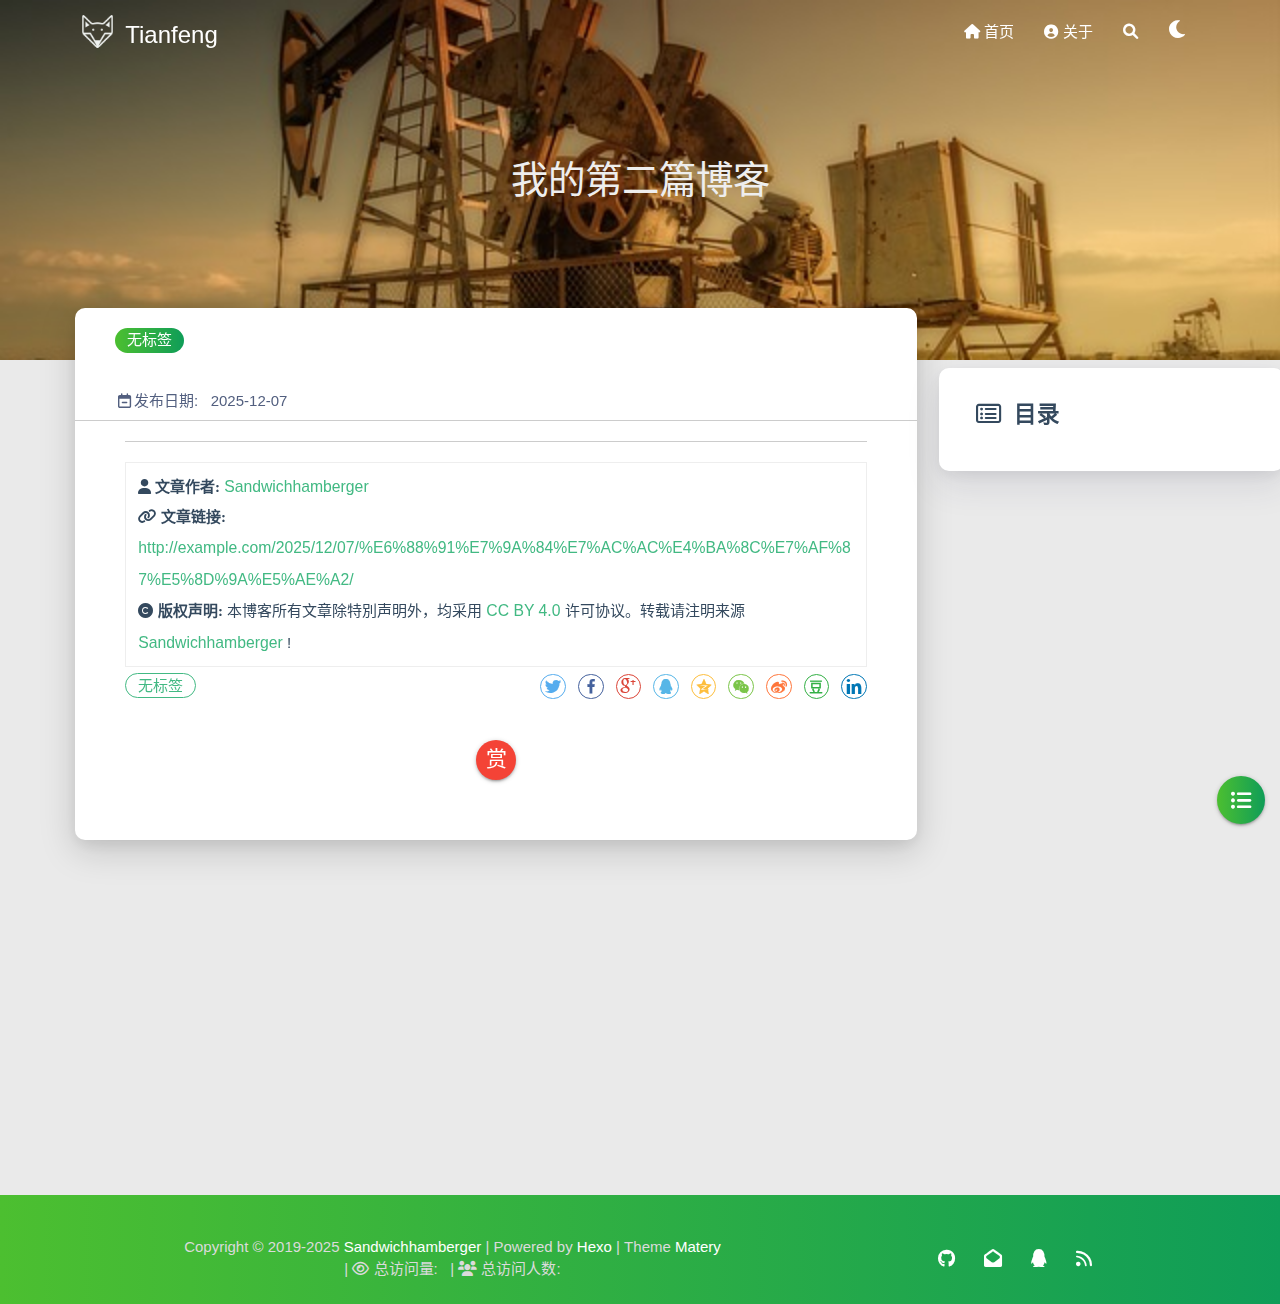
<file: 2025/12/07/我的第二篇博客/index.html>
<!DOCTYPE HTML>
<html lang="zh-CN">


<head>
    <meta charset="utf-8">
    <meta name="keywords" content="我的第二篇博客, Tianfeng">
    <meta name="description" content="">
    <meta http-equiv="X-UA-Compatible" content="IE=edge">
    <meta name="viewport" content="width=device-width, initial-scale=1.0, user-scalable=no">
    <meta name="renderer" content="webkit|ie-stand|ie-comp">
    <meta name="mobile-web-app-capable" content="yes">
    <meta name="format-detection" content="telephone=no">
    <meta name="apple-mobile-web-app-capable" content="yes">
    <meta name="apple-mobile-web-app-status-bar-style" content="black-translucent">
    <meta name="referrer" content="no-referrer-when-downgrade">
    <!-- Global site tag (gtag.js) - Google Analytics -->


    <title>我的第二篇博客 | Tianfeng</title>
    <link rel="icon" type="image/png" href="/favicon.png">
    


    <!-- bg-cover style     -->



<link rel="stylesheet" type="text/css" href="/libs/awesome/css/all.min.css">
<link rel="stylesheet" type="text/css" href="/libs/materialize/materialize.min.css">
<link rel="stylesheet" type="text/css" href="/libs/aos/aos.css">
<link rel="stylesheet" type="text/css" href="/libs/animate/animate.min.css">
<link rel="stylesheet" type="text/css" href="/libs/lightGallery/css/lightgallery.min.css">
<link rel="stylesheet" type="text/css" href="/css/matery.css">
<link rel="stylesheet" type="text/css" href="/css/my.css">
<link rel="stylesheet" type="text/css" href="/css/dark.css" media="none" onload="if(media!='all')media='all'">




    <link rel="stylesheet" href="/libs/tocbot/tocbot.css">
    <link rel="stylesheet" href="/css/post.css">




    
        <link rel="stylesheet" type="text/css" href="/css/reward.css">
    



    <script src="/libs/jquery/jquery-3.6.0.min.js"></script>

<meta name="generator" content="Hexo 8.1.1"><link rel="alternate" href="/atom.xml" title="Tianfeng" type="application/atom+xml">
</head>


<body>
    <header class="navbar-fixed">
    <nav id="headNav" class="bg-color nav-transparent">
        <div id="navContainer" class="nav-wrapper container">
            <div class="brand-logo">
                <a href="/" class="waves-effect waves-light">
                    
                    <img src="/medias/logo.png" class="logo-img" alt="LOGO">
                    
                    <span class="logo-span">Tianfeng</span>
                </a>
            </div>
            

<a href="#" data-target="mobile-nav" class="sidenav-trigger button-collapse"><i class="fas fa-bars"></i></a>
<ul class="right nav-menu">
  
  <li class="hide-on-med-and-down nav-item">
    
    <a href="/" class="waves-effect waves-light">
      
      <i class="fas fa-home" style="zoom: 0.6;"></i>
      
      <span>首页</span>
    </a>
    
  </li>
  
  <li class="hide-on-med-and-down nav-item">
    
    <a href="/about" class="waves-effect waves-light">
      
      <i class="fas fa-user-circle" style="zoom: 0.6;"></i>
      
      <span>关于</span>
    </a>
    
  </li>
  
  <li>
    <a href="#searchModal" class="modal-trigger waves-effect waves-light">
      <i id="searchIcon" class="fas fa-search" title="搜索" style="zoom: 0.85;"></i>
    </a>
  </li>
  <li>
    <a href="javascript:;" class="waves-effect waves-light" onclick="switchNightMode()" title="深色/浅色模式" >
      <i id="sum-moon-icon" class="fas fa-sun" style="zoom: 0.85;"></i>
    </a>
  </li>
</ul>


<div id="mobile-nav" class="side-nav sidenav">

    <div class="mobile-head bg-color">
        
        <img src="/medias/logo.png" class="logo-img circle responsive-img">
        
        <div class="logo-name">Tianfeng</div>
        <div class="logo-desc">
            
            这是Tianfeng的个人博客，主要记录编程学习、生活日常和个人思考。
            
        </div>
    </div>

    <ul class="menu-list mobile-menu-list">
        
        <li class="m-nav-item">
	  
		<a href="/" class="waves-effect waves-light">
			
			    <i class="fa-fw fas fa-home"></i>
			
			首页
		</a>
          
        </li>
        
        <li class="m-nav-item">
	  
		<a href="/about" class="waves-effect waves-light">
			
			    <i class="fa-fw fas fa-user-circle"></i>
			
			关于
		</a>
          
        </li>
        
        
        <li><div class="divider"></div></li>
        <li>
            <a href="https://github.com/blinkfox/hexo-theme-matery" class="waves-effect waves-light" target="_blank">
                <i class="fab fa-github-square fa-fw"></i>Fork Me
            </a>
        </li>
        
    </ul>
</div>


        </div>

        
            <style>
    .nav-transparent .github-corner {
        display: none !important;
    }

    .github-corner {
        position: absolute;
        z-index: 10;
        top: 0;
        right: 0;
        border: 0;
        transform: scale(1.1);
    }

    .github-corner svg {
        color: #0f9d58;
        fill: #fff;
        height: 64px;
        width: 64px;
    }

    .github-corner:hover .octo-arm {
        animation: a 0.56s ease-in-out;
    }

    .github-corner .octo-arm {
        animation: none;
    }

    @keyframes a {
        0%,
        to {
            transform: rotate(0);
        }
        20%,
        60% {
            transform: rotate(-25deg);
        }
        40%,
        80% {
            transform: rotate(10deg);
        }
    }
</style>

<a href="https://github.com/blinkfox/hexo-theme-matery" class="github-corner tooltipped hide-on-med-and-down" target="_blank"
   data-tooltip="Fork Me" data-position="left" data-delay="50">
    <svg viewBox="0 0 250 250" aria-hidden="true">
        <path d="M0,0 L115,115 L130,115 L142,142 L250,250 L250,0 Z"></path>
        <path d="M128.3,109.0 C113.8,99.7 119.0,89.6 119.0,89.6 C122.0,82.7 120.5,78.6 120.5,78.6 C119.2,72.0 123.4,76.3 123.4,76.3 C127.3,80.9 125.5,87.3 125.5,87.3 C122.9,97.6 130.6,101.9 134.4,103.2"
              fill="currentColor" style="transform-origin: 130px 106px;" class="octo-arm"></path>
        <path d="M115.0,115.0 C114.9,115.1 118.7,116.5 119.8,115.4 L133.7,101.6 C136.9,99.2 139.9,98.4 142.2,98.6 C133.8,88.0 127.5,74.4 143.8,58.0 C148.5,53.4 154.0,51.2 159.7,51.0 C160.3,49.4 163.2,43.6 171.4,40.1 C171.4,40.1 176.1,42.5 178.8,56.2 C183.1,58.6 187.2,61.8 190.9,65.4 C194.5,69.0 197.7,73.2 200.1,77.6 C213.8,80.2 216.3,84.9 216.3,84.9 C212.7,93.1 206.9,96.0 205.4,96.6 C205.1,102.4 203.0,107.8 198.3,112.5 C181.9,128.9 168.3,122.5 157.7,114.1 C157.9,116.9 156.7,120.9 152.7,124.9 L141.0,136.5 C139.8,137.7 141.6,141.9 141.8,141.8 Z"
              fill="currentColor" class="octo-body"></path>
    </svg>
</a>
        
    </nav>

</header>

    



<div class="bg-cover pd-header post-cover" style="background-image: url('/medias/featureimages/20.jpg')">
    <div class="container" style="right: 0px;left: 0px;">
        <div class="row">
            <div class="col s12 m12 l12">
                <div class="brand">
                    <h1 class="description center-align post-title">我的第二篇博客</h1>
                </div>
            </div>
        </div>
    </div>
</div>




<main class="post-container content">

    
    <div class="row">
    <div id="main-content" class="col s12 m12 l9">
        <!-- 文章内容详情 -->
<div id="artDetail">
    <div class="card">
        <div class="card-content article-info">
            <div class="row tag-cate">
                <div class="col s7">
                    
                          <div class="article-tag">
                            <span class="chip bg-color">无标签</span>
                          </div>
                    
                </div>
                <div class="col s5 right-align">
                    
                </div>
            </div>

            <div class="post-info">
                
                <div class="post-date info-break-policy">
                    <i class="far fa-calendar-minus fa-fw"></i>发布日期:&nbsp;&nbsp;
                    2025-12-07
                </div>
                

                

                

                

                
            </div>
        </div>
        <hr class="clearfix">

        

        

        <div class="card-content article-card-content">
            <div id="articleContent">
                
                
            </div>
            <hr/>

            

    <div class="reprint" id="reprint-statement">
        
            <div class="reprint__author">
                <span class="reprint-meta" style="font-weight: bold;">
                    <i class="fas fa-user">
                        文章作者:
                    </i>
                </span>
                <span class="reprint-info">
                    <a href="/about" rel="external nofollow noreferrer">Sandwichhamberger</a>
                </span>
            </div>
            <div class="reprint__type">
                <span class="reprint-meta" style="font-weight: bold;">
                    <i class="fas fa-link">
                        文章链接:
                    </i>
                </span>
                <span class="reprint-info">
                    <a href="http://example.com/2025/12/07/%E6%88%91%E7%9A%84%E7%AC%AC%E4%BA%8C%E7%AF%87%E5%8D%9A%E5%AE%A2/">http://example.com/2025/12/07/%E6%88%91%E7%9A%84%E7%AC%AC%E4%BA%8C%E7%AF%87%E5%8D%9A%E5%AE%A2/</a>
                </span>
            </div>
            <div class="reprint__notice">
                <span class="reprint-meta" style="font-weight: bold;">
                    <i class="fas fa-copyright">
                        版权声明:
                    </i>
                </span>
                <span class="reprint-info">
                    本博客所有文章除特別声明外，均采用
                    <a href="https://creativecommons.org/licenses/by/4.0/deed.zh" rel="external nofollow noreferrer" target="_blank">CC BY 4.0</a>
                    许可协议。转载请注明来源
                    <a href="/about" target="_blank">Sandwichhamberger</a>
                    !
                </span>
            </div>
        
    </div>

    <script async defer>
      document.addEventListener("copy", function (e) {
        let toastHTML = '<span>复制成功，请遵循本文的转载规则</span><button class="btn-flat toast-action" onclick="navToReprintStatement()" style="font-size: smaller">查看</a>';
        M.toast({html: toastHTML})
      });

      function navToReprintStatement() {
        $("html, body").animate({scrollTop: $("#reprint-statement").offset().top - 80}, 800);
      }
    </script>



            <div class="tag_share" style="display: block;">
                <div class="post-meta__tag-list" style="display: inline-block;">
                    
                        <div class="article-tag">
                            <span class="chip bg-color">无标签</span>
                        </div>
                    
                </div>
                <div class="post_share" style="zoom: 80%; width: fit-content; display: inline-block; float: right; margin: -0.15rem 0;">
                    <link rel="stylesheet" type="text/css" href="/libs/share/css/share.min.css">
<div id="article-share">

    
    <div class="social-share" data-sites="twitter,facebook,google,qq,qzone,wechat,weibo,douban,linkedin" data-wechat-qrcode-helper="<p>微信扫一扫即可分享！</p>"></div>
    <script src="/libs/share/js/social-share.min.js"></script>
    

    

</div>

                </div>
            </div>
            
                <div id="reward">
    <a href="#rewardModal" class="reward-link modal-trigger btn-floating btn-medium waves-effect waves-light red">赏</a>

    <!-- Modal Structure -->
    <div id="rewardModal" class="modal">
        <div class="modal-content">
            <a class="close modal-close"><i class="fas fa-times"></i></a>
            <h4 class="reward-title">你的赏识是我前进的动力</h4>
            <div class="reward-content">
                <div class="reward-tabs">
                    <ul class="tabs row">
                        <li class="tab col s6 alipay-tab waves-effect waves-light"><a href="#alipay">支付宝</a></li>
                        <li class="tab col s6 wechat-tab waves-effect waves-light"><a href="#wechat">微 信</a></li>
                    </ul>
                    <div id="alipay">
                        <img src="/medias/reward/alipay.jpg" class="reward-img" alt="支付宝打赏二维码">
                    </div>
                    <div id="wechat">
                        <img src="/medias/reward/wechat.png" class="reward-img" alt="微信打赏二维码">
                    </div>
                </div>
            </div>
        </div>
    </div>
</div>

<script>
    $(function () {
        $('.tabs').tabs();
    });
</script>

            
        </div>
    </div>

    

    

    

    

    

    

    

    

    

<article id="prenext-posts" class="prev-next articles">
    <div class="row article-row">
        
        <div class="article col s12 m6" data-aos="fade-up" data-aos="fade-up">
            <div class="article-badge left-badge text-color">
                <i class="far fa-dot-circle"></i>&nbsp;本篇
            </div>
            <div class="card">
                <a href="/2025/12/07/%E6%88%91%E7%9A%84%E7%AC%AC%E4%BA%8C%E7%AF%87%E5%8D%9A%E5%AE%A2/">
                    <div class="card-image">
                        
                        
                        <img src="/medias/featureimages/20.jpg" class="responsive-img" alt="我的第二篇博客">
                        
                        <span class="card-title">我的第二篇博客</span>
                    </div>
                </a>
                <div class="card-content article-content">
                    <div class="summary block-with-text">
                        
                            
                        
                    </div>
                    <div class="publish-info">
                            <span class="publish-date">
                                <i class="far fa-clock fa-fw icon-date"></i>2025-12-07
                            </span>
                        <span class="publish-author">
                            
                            <i class="fas fa-user fa-fw"></i>
                            Sandwichhamberger
                            
                        </span>
                    </div>
                </div>

                
            </div>
        </div>
        
        
        <div class="article col s12 m6" data-aos="fade-up">
            <div class="article-badge right-badge text-color">
                下一篇&nbsp;<i class="fas fa-chevron-right"></i>
            </div>
            <div class="card">
                <a href="/2025/12/07/%E6%88%91%E7%9A%84%E7%AC%AC%E4%B8%80%E7%AF%87%E5%8D%9A%E5%AE%A2/">
                    <div class="card-image">
                        
                        
                        <img src="/medias/featureimages/16.jpg" class="responsive-img" alt="我的第一篇博客">
                        
                        <span class="card-title">我的第一篇博客</span>
                    </div>
                </a>
                <div class="card-content article-content">
                    <div class="summary block-with-text">
                        
                            
                        
                    </div>
                    <div class="publish-info">
                            <span class="publish-date">
                                <i class="far fa-clock fa-fw icon-date"></i>2025-12-07
                            </span>
                        <span class="publish-author">
                            
                            <i class="fas fa-user fa-fw"></i>
                            Sandwichhamberger
                            
                        </span>
                    </div>
                </div>
                
            </div>
        </div>
        
    </div>
</article>

</div>



<!-- 代码块功能依赖 -->
<script type="text/javascript" src="/libs/codeBlock/codeBlockFuction.js"></script>



<!-- 代码语言 -->

<script type="text/javascript" src="/libs/codeBlock/codeLang.js"></script>


<!-- 代码块复制 -->

<script type="text/javascript" src="/libs/codeBlock/codeCopy.js"></script>


<!-- 代码块收缩 -->

<script type="text/javascript" src="/libs/codeBlock/codeShrink.js"></script>



    </div>
    <div id="toc-aside" class="expanded col l3 hide-on-med-and-down">
        <div class="toc-widget card" style="background-color: white;">
            <div class="toc-title"><i class="far fa-list-alt"></i>&nbsp;&nbsp;目录</div>
            <div id="toc-content"></div>
        </div>
    </div>
</div>

<!-- TOC 悬浮按钮. -->

<div id="floating-toc-btn" class="hide-on-med-and-down">
    <a class="btn-floating btn-large bg-color">
        <i class="fas fa-list-ul"></i>
    </a>
</div>


<script src="/libs/tocbot/tocbot.min.js"></script>
<script>
    $(function () {
        tocbot.init({
            tocSelector: '#toc-content',
            contentSelector: '#articleContent',
            headingsOffset: -($(window).height() * 0.4 - 45),
            collapseDepth: Number('0'),
            headingSelector: 'h2, h3, h4'
        });

        // Set scroll toc fixed.
        let tocHeight = parseInt($(window).height() * 0.4 - 64);
        let $tocWidget = $('.toc-widget');
        $(window).scroll(function () {
            let scroll = $(window).scrollTop();
            /* add post toc fixed. */
            if (scroll > tocHeight) {
                $tocWidget.addClass('toc-fixed');
            } else {
                $tocWidget.removeClass('toc-fixed');
            }
        });

        
        /* 修复文章卡片 div 的宽度. */
        let fixPostCardWidth = function (srcId, targetId) {
            let srcDiv = $('#' + srcId);
            if (srcDiv.length === 0) {
                return;
            }

            let w = srcDiv.width();
            if (w >= 450) {
                w = w + 21;
            } else if (w >= 350 && w < 450) {
                w = w + 18;
            } else if (w >= 300 && w < 350) {
                w = w + 16;
            } else {
                w = w + 14;
            }
            $('#' + targetId).width(w);
        };

        // 切换TOC目录展开收缩的相关操作.
        const expandedClass = 'expanded';
        let $tocAside = $('#toc-aside');
        let $mainContent = $('#main-content');
        $('#floating-toc-btn .btn-floating').click(function () {
            if ($tocAside.hasClass(expandedClass)) {
                $tocAside.removeClass(expandedClass).hide();
                $mainContent.removeClass('l9');
            } else {
                $tocAside.addClass(expandedClass).show();
                $mainContent.addClass('l9');
            }
            fixPostCardWidth('artDetail', 'prenext-posts');
        });
        
    });
</script>

    

</main>




    <footer class="page-footer bg-color">
    
        <link rel="stylesheet" href="/libs/aplayer/APlayer.min.css">
<style>
    .aplayer .aplayer-lrc p {
        
        display: none;
        
        font-size: 12px;
        font-weight: 700;
        line-height: 16px !important;
    }

    .aplayer .aplayer-lrc p.aplayer-lrc-current {
        
        display: none;
        
        font-size: 15px;
        color: #42b983;
    }

    
    .aplayer.aplayer-fixed.aplayer-narrow .aplayer-body {
        left: -66px !important;
    }

    .aplayer.aplayer-fixed.aplayer-narrow .aplayer-body:hover {
        left: 0px !important;
    }

    
</style>
<div class="">
    
    <div class="row">
        <meting-js class="col l8 offset-l2 m10 offset-m1 s12"
                   server="netease"
                   type="playlist"
                   id="503838841"
                   fixed='true'
                   autoplay='false'
                   theme='#42b983'
                   loop='all'
                   order='random'
                   preload='auto'
                   volume='0.7'
                   list-folded='true'
        >
        </meting-js>
    </div>
</div>

<script src="/libs/aplayer/APlayer.min.js"></script>
<script src="/libs/aplayer/Meting.min.js"></script>

    

    <div class="container row center-align"
         style="margin-bottom: 0px !important;">
        <div class="col s12 m8 l8 copy-right">
            Copyright&nbsp;&copy;
            
                <span id="year">2019-2025</span>
            
            <a href="/about" target="_blank">Sandwichhamberger</a>
            |&nbsp;Powered by&nbsp;<a href="https://hexo.io/" target="_blank">Hexo</a>
            |&nbsp;Theme&nbsp;<a href="https://github.com/blinkfox/hexo-theme-matery" target="_blank">Matery</a>
            
            <br>
            
            
            
                
            
            
                <span id="busuanzi_container_site_pv">
                &nbsp;|&nbsp;<i class="far fa-eye"></i>&nbsp;总访问量:&nbsp;
                    <span id="busuanzi_value_site_pv" class="white-color"></span>
            </span>
            
            
                <span id="busuanzi_container_site_uv">
                &nbsp;|&nbsp;<i class="fas fa-users"></i>&nbsp;总访问人数:&nbsp;
                    <span id="busuanzi_value_site_uv" class="white-color"></span>
            </span>
            
            <br>

            <!-- 运行天数提醒. -->
            
            <br>
            
        </div>
        <div class="col s12 m4 l4 social-link social-statis">
    <a href="https://github.com/blinkfox" class="tooltipped" target="_blank" data-tooltip="访问我的GitHub" data-position="top" data-delay="50">
        <i class="fab fa-github"></i>
    </a>



    <a href="mailto:1181062873@qq.com" class="tooltipped" target="_blank" data-tooltip="邮件联系我" data-position="top" data-delay="50">
        <i class="fas fa-envelope-open"></i>
    </a>







    <a href="tencent://AddContact/?fromId=50&fromSubId=1&subcmd=all&uin=1181062873" class="tooltipped" target="_blank" data-tooltip="QQ联系我: 1181062873" data-position="top" data-delay="50">
        <i class="fab fa-qq"></i>
    </a>







    <a href="/atom.xml" class="tooltipped" target="_blank" data-tooltip="RSS 订阅" data-position="top" data-delay="50">
        <i class="fas fa-rss"></i>
    </a>

</div>
    </div>
</footer>

<div class="progress-bar"></div>


    <!-- 搜索遮罩框 -->
<div id="searchModal" class="modal">
    <div class="modal-content">
        <div class="search-header">
            <span class="title"><i class="fas fa-search"></i>&nbsp;&nbsp;搜索</span>
            <input type="search" id="searchInput" name="s" placeholder="请输入搜索的关键字"
                   class="search-input">
        </div>
        <div id="searchResult"></div>
    </div>
</div>

<script type="text/javascript">
$(function () {
    var searchFunc = function (path, search_id, content_id) {
        'use strict';
        $.ajax({
            url: path,
            dataType: "xml",
            success: function (xmlResponse) {
                // get the contents from search data
                var datas = $("entry", xmlResponse).map(function () {
                    return {
                        title: $("title", this).text(),
                        content: $("content", this).text(),
                        url: $("url", this).text()
                    };
                }).get();
                var $input = document.getElementById(search_id);
                var $resultContent = document.getElementById(content_id);
                $input.addEventListener('input', function () {
                    var str = '<ul class=\"search-result-list\">';
                    var keywords = this.value.trim().toLowerCase().split(/[\s\-]+/);
                    $resultContent.innerHTML = "";
                    if (this.value.trim().length <= 0) {
                        return;
                    }
                    // perform local searching
                    datas.forEach(function (data) {
                        var isMatch = true;
                        var data_title = data.title.trim().toLowerCase();
                        var data_content = data.content.trim().replace(/<[^>]+>/g, "").toLowerCase();
                        var data_url = data.url;
                        data_url = data_url.indexOf('/') === 0 ? data.url : '/' + data_url;
                        var index_title = -1;
                        var index_content = -1;
                        var first_occur = -1;
                        // only match artiles with not empty titles and contents
                        if (data_title !== '' && data_content !== '') {
                            keywords.forEach(function (keyword, i) {
                                index_title = data_title.indexOf(keyword);
                                index_content = data_content.indexOf(keyword);
                                if (index_title < 0 && index_content < 0) {
                                    isMatch = false;
                                } else {
                                    if (index_content < 0) {
                                        index_content = 0;
                                    }
                                    if (i === 0) {
                                        first_occur = index_content;
                                    }
                                }
                            });
                        }
                        // show search results
                        if (isMatch) {
                            str += "<li><a href='" + data_url + "' class='search-result-title'>" + data_title + "</a>";
                            var content = data.content.trim().replace(/<[^>]+>/g, "");
                            if (first_occur >= 0) {
                                // cut out 100 characters
                                var start = first_occur - 20;
                                var end = first_occur + 80;
                                if (start < 0) {
                                    start = 0;
                                }
                                if (start === 0) {
                                    end = 100;
                                }
                                if (end > content.length) {
                                    end = content.length;
                                }
                                var match_content = content.substr(start, end);
                                // highlight all keywords
                                keywords.forEach(function (keyword) {
                                    var regS = new RegExp(keyword, "gi");
                                    match_content = match_content.replace(regS, "<em class=\"search-keyword\">" + keyword + "</em>");
                                });

                                str += "<p class=\"search-result\">" + match_content + "...</p>"
                            }
                            str += "</li>";
                        }
                    });
                    str += "</ul>";
                    $resultContent.innerHTML = str;
                });
            }
        });
    };

    searchFunc('/search.xml', 'searchInput', 'searchResult');
});
</script>

    <!-- 白天和黑夜主题 -->
<div class="stars-con">
    <div id="stars"></div>
    <div id="stars2"></div>
    <div id="stars3"></div>  
</div>

<script>
    function switchNightMode() {
        $('<div class="Cuteen_DarkSky"><div class="Cuteen_DarkPlanet"></div></div>').appendTo($('body')),
        setTimeout(function () {
            $('body').hasClass('DarkMode') 
            ? ($('body').removeClass('DarkMode'), localStorage.setItem('isDark', '0'), $('#sum-moon-icon').removeClass("fa-sun").addClass('fa-moon')) 
            : ($('body').addClass('DarkMode'), localStorage.setItem('isDark', '1'), $('#sum-moon-icon').addClass("fa-sun").removeClass('fa-moon')),
            
            setTimeout(function () {
            $('.Cuteen_DarkSky').fadeOut(1e3, function () {
                $(this).remove()
            })
            }, 2e3)
        })
    }
</script>

    <!-- 回到顶部按钮 -->
<div id="backTop" class="top-scroll">
    <a class="btn-floating btn-large waves-effect waves-light" href="#!">
        <i class="fas fa-arrow-up"></i>
    </a>
</div>


    <script src="/libs/materialize/materialize.min.js"></script>
    <script src="/libs/masonry/masonry.pkgd.min.js"></script>
    <script src="/libs/aos/aos.js"></script>
    <script src="/libs/scrollprogress/scrollProgress.min.js"></script>
    <script src="/libs/lightGallery/js/lightgallery-all.min.js"></script>
    <script src="/js/matery.js"></script>

    

    
    
    

    <!-- 雪花特效 -->
    

    <!-- 鼠标星星特效 -->
    

     
        <script src="https://ssl.captcha.qq.com/TCaptcha.js"></script>
        <script src="/libs/others/TencentCaptcha.js"></script>
        <button id="TencentCaptcha" data-appid="xxxxxxxxxx" data-cbfn="callback" type="button" hidden></button>
    

    <!-- Baidu Analytics -->

    <!-- Baidu Push -->

<script>
    (function () {
        var bp = document.createElement('script');
        var curProtocol = window.location.protocol.split(':')[0];
        if (curProtocol === 'https') {
            bp.src = 'https://zz.bdstatic.com/linksubmit/push.js';
        } else {
            bp.src = 'http://push.zhanzhang.baidu.com/push.js';
        }
        var s = document.getElementsByTagName("script")[0];
        s.parentNode.insertBefore(bp, s);
    })();
</script>

    
    <script src="/libs/others/clicklove.js" async="async"></script>
    
    
    <script async src="/libs/others/busuanzi.pure.mini.js"></script>
    

    

    

    <!--腾讯兔小巢-->
    
    

    

    

    
    <script src="/libs/instantpage/instantpage.js" type="module"></script>
    

</body>

</html>
</file>
<file: css/indexcover.css>
.carousel-control {
    width: 45px;
    height: 45px;
    line-height: 55px;
    border-radius: 45px;
    background: transparent;
    cursor: pointer;
    z-index: 100;
    display: flex;
    justify-content: center;
    align-items: center;
}

#prev-cover {
    position: absolute;
    top: 48%;
    left: 8px;
}

#next-cover {
    position: absolute;
    top: 48%;
    right: 8px;;
}

#prev-cover i {
    margin-right: 3px;
}

#next-cover i {
    margin-left: 3px;
}

.carousel-control:hover {
    background-color: rgba(0, 0, 0, .4);
}

.carousel-control i {
    color: #fff;
    font-size: 2.4rem;
}
</file>
<file: css/matery.css>
/*全局基础样式*/
/*小屏幕下(手机类)的样式*/
@media only screen and (max-width: 601px) {
    .container {
        width: 95%;
    }
}

/*中等屏幕下(平板类)的样式*/
@media only screen and (min-width: 600px) and (max-width: 992px) {
    .container {
        width: 90%;
    }
}

/*大屏幕下(桌面类)的样式*/
@media only screen and (min-width: 993px) {
    .container {
        width: 90%;
        max-width: 1125px;
    }

    .head-container {
        position: absolute;
        padding: 0 30px;
        width: 100%;
    }

    .post-container {
        width: 90%;
        margin: 0 auto;
        max-width: 1250px;
    }
}

body {
    background-color: #eaeaea;
    margin: 0;
    color: #34495e;
    overflow-x: hidden;
    overflow-y: auto;
}

h1 {
    margin: 48px 0 22px -5px;
    font-size: 2.0rem;
    font-weight: bold;
    line-height: 2.0rem;
}

h2 {
    margin: 42px 0 18px -5px;
    font-size: 1.8rem;
    font-weight: bold;
    line-height: 1.8rem;
}

h3 {
    margin: 38px 0 15px -4px;
    font-size: 1.6rem;
    font-weight: bold;
    line-height: 1.7rem;
}

h4 {
    margin: 32px 0 12px -4px;
    font-size: 1.45rem;
    font-weight: bold;
    line-height: 1.45rem;
}

h5 {
    margin: 28px 0 8px -4px;
    font-size: 1.2rem;
    font-weight: bold;
    line-height: 1.2rem;
}

h6 {
    margin: 22px 0 4px -4px;
    font-size: 1.1rem;
    line-height: 1.1rem;
}

p {
    font-size: 1rem;
    line-height: 1.5rem;
}

hr {
    margin: 20px 0;
    border: 0;
    border-top: 1px solid #ccc;
}

blockquote {
    border-left: 5px solid #42b983;
    padding: 1rem 0.8rem 0.2rem 0.8rem;
    color: #666;
    background-color: rgba(66, 185, 131, .1);
}

pre {
    padding: 2rem 1rem 1rem 3rem !important;
    border-radius: 0.35rem;
    tab-size: 4;
}

.code-area::after {
    content: " ";
    position: absolute;
    border-radius: 50%;
    background: #ff5f56;
    width: 12px;
    height: 12px;
    top: 0;
    left: 12px;
    margin-top: 12px;
    -webkit-box-shadow: 20px 0 #ffbd2e, 40px 0 #27c93f;
    box-shadow: 20px 0 #ffbd2e, 40px 0 #27c93f;
}

code {
    padding: 1px 5px;
    top: 13px !important;
    font-family: Inconsolata, Monaco, Consolas, 'Courier New', Courier, monospace;
    font-size: 0.91rem;
    color: #e96900;
    background-color: #f8f8f8;
    border-radius: 2px;
}

.code_copy {
    position: absolute;
    top: 0.7rem;
    right: 25px;
    z-index: 1;
    filter: invert(50%);
    cursor: pointer;
}

.codecopy_notice {
    position: absolute;
    top: 0.7rem;
    right: 6px;
    z-index: 1;
    filter: invert(50%);
    opacity: 0;
}

.code_lang {
    position: absolute;
    top: 1.2rem;
    right: 46px;
    line-height: 0;
    font-weight: bold;
    font-family: Consolas, Monaco, 'Andale Mono', 'Ubuntu Mono', monospace;
    z-index: 1;
    filter: invert(50%);
    cursor: pointer;
}

.code-expand {
    position: absolute;
    top: 4px;
    right: 0;
    filter: invert(50%);
    padding: 7px;
    z-index: 999 !important;
    cursor: pointer;
    transition: all .3s;
    transform: rotate(0deg);
}

.code-closed .code-expand {
    transform: rotate(-180deg) !important;
    transition: all .3s;
}

.code-closed pre::before {
    height: 0;
}

pre code {
    padding: 0;
    color: #e8eaf6;
    background-color: #272822;
}

/* 键盘 kbd 标签样式 */
kbd {
    margin: 0 3px;
    padding: 3px 5px;
    border-radius: 3px;
    border: 1px solid #b4b4b4;
    box-shadow: 0 1px 3px rgba(0, 0, 0, 0.25), 0 2px 1px 0 rgba(255, 255, 255, 0.6) inset;
    font-family: Consolas, Monaco, 'Andale Mono', 'Ubuntu Mono', monospace;
    font-size: 0.9rem;
    font-weight: 600;
    background-color: #f8f8f8;
    color: #34495e;
    line-height: 1.8rem;
    white-space: nowrap;
}

b,
strong {
    font-weight: bold;
}

dfn {
    font-style: italic;
}

small {
    font-size: 85%;
}

cite {
    font-style: normal;
}

mark {
    background-color: #fcf8e3;
    padding: .2em;
}

.card {
    border-radius: 10px;
    box-shadow: 0 15px 35px rgba(50, 50, 93, .1), 0 5px 15px rgba(0, 0, 0, .07) !important;
}

.card .card-image img {
    border-radius: 8px 8px 0 0;
    /* 修改文章列表图片填充样式为 cover 以覆盖整个区域而不会被缩放 */
    object-fit: cover;
}

.container .row {
    margin-bottom: 0;
}

.bg-color {
    background-image: linear-gradient(to right, #4cbf30 0%, #0f9d58 100%);
}

.text-color {
    color: #0f9d58 !important;
}

.white-color {
    color: #fff;
}

.progress-bar {
    height: 4px;
    position: fixed;
    bottom: 0;
    z-index: 300;
    background: linear-gradient(to right, #4cbf30 0%, #0f9d58 100%);
    opacity: 0.8;
}

.sidenav-overlay {
    z-index: 500;
}

.pd-header {
    margin-top: -64px;
}

header .side-nav {
    width: 240px;
    z-index: 999;
    box-shadow: 0 2px 5px 0 rgba(0, 0, 0, 0.16), 0 7px 10px 0 rgba(0, 0, 0, 0.12);
}

nav {
    box-shadow: 0 2px 5px 0 rgba(0, 0, 0, 0.16), 0 7px 10px 0 rgba(0, 0, 0, 0.12);
}

header .nav-transparent {
    background-color: transparent !important;
    background-image: none;
    box-shadow: none;
}

header nav .brand-span {
    font-size: 1.45rem;
}

header .brand-logo .logo-img {
    height: 45px;
    vertical-align: middle;
    padding-bottom: 6px;
}

header .brand-logo .logo-span {
    font-size: 1.6rem;
}

/*修改顶部 logo 的文字垂直对齐为 top，避免默认 middle 看起来偏下*/
header .brand-logo .waves-effect {
    vertical-align: top;
}

header .button-collapse i {
    font-size: 1.5rem;
}

header .side-nav .mobile-head {
    padding: 0 15px;
}

header .side-nav .mobile-head img {
    margin-top: 30px;
    width: 75px;
    height: 75px;
}

header .side-nav .mobile-head .logo-name {
    margin-top: -30px;
    padding-left: 10px;
    font-size: 1.5rem;
}

header .side-nav .mobile-head .logo-desc {
    margin-top: -10px;
    padding-left: 10px;
    padding-bottom: 10px;
    font-size: 0.8rem;
    line-height: 1.3rem;
    color: #e3e3e3;
}

header .side-nav .menu-list li {
    padding: 0;
    margin-left: -15px;
}

header .side-nav .menu-list a {
    height: 50px;
    line-height: 50px;
    color: #34495e !important;
}

.mobile-menu-list a i {
    margin-left: 8px !important;
    font-size: 1.16rem;
    color: #34495e !important;
}

header .side-nav .fa-fw {
    width: 3.3rem;
    text-align: left;
}

header .side-nav .social-link {
    position: absolute;
    bottom: 45px;
    padding-left: 15px;
}

.social-link a {
    font-size: 1.2rem;
    display: inline;
    padding: 0 12px;
}

.cover-btns {
    position: relative;
    top: 10vh;
    text-align: center;
}

.cover-btns a {
    margin: 10px 15px;
    padding: 0 35px;
    height: 45px;
    line-height: 45px;
    font-size: 1rem;
    color: #fff;
    border: 1px solid #fff;
    background-color: transparent;
    border-radius: 30px;
    box-shadow: none;
}

.cover-btns a:hover {
    border: 1px solid #f44336;
    background-color: #f44336;
    box-shadow: 0 14px 26px -12px rgba(233, 30, 99, 0.42),
    0 4px 23px 0 rgba(0, 0, 0, 0.12),
    0 8px 10px -5px rgba(233, 30, 99, 0.2);
}

.cover-btns a i {
    font-size: 1.1rem;
    padding-right: 5px;
}

.scroll-down {
    background: #333;
    margin: 100px auto;
    -webkit-animation: scroll-down 1.5s infinite;
    -moz-animation: scroll-down 1.5s infinite;
    -o-animation: scroll-down 1.5s infinite;
    animation: scroll-down 1.5s infinite;
}

@-moz-keyframes scroll-down {
    0% {
        opacity: 0.4;
        -ms-filter: "progid:DXImageTransform.Microsoft.Alpha(Opacity=40)";
        filter: alpha(opacity=40);
        top: 0;
    }

    50% {
        opacity: 1;
        -ms-filter: none;
        filter: none;
        top: -16px;
    }

    100% {
        opacity: 0.4;
        -ms-filter: "progid:DXImageTransform.Microsoft.Alpha(Opacity=40)";
        filter: alpha(opacity=40);
        top: 0;
    }
}

@-webkit-keyframes scroll-down {
    0% {
        opacity: 0.4;
        -ms-filter: "progid:DXImageTransform.Microsoft.Alpha(Opacity=40)";
        filter: alpha(opacity=40);
        top: 0;
    }

    50% {
        opacity: 1;
        -ms-filter: none;
        filter: none;
        top: -16px;
    }

    100% {
        opacity: 0.4;
        -ms-filter: "progid:DXImageTransform.Microsoft.Alpha(Opacity=40)";
        filter: alpha(opacity=40);
        top: 0;
    }
}

@-o-keyframes scroll-down {
    0% {
        opacity: 0.4;
        -ms-filter: "progid:DXImageTransform.Microsoft.Alpha(Opacity=40)";
        filter: alpha(opacity=40);
        top: 0;
    }

    50% {
        opacity: 1;
        -ms-filter: none;
        filter: none;
        top: -16px;
    }

    100% {
        opacity: 0.4;
        -ms-filter: "progid:DXImageTransform.Microsoft.Alpha(Opacity=40)";
        filter: alpha(opacity=40);
        top: 0;
    }
}

@keyframes scroll-down {
    0% {
        opacity: 0.4;
        -ms-filter: "progid:DXImageTransform.Microsoft.Alpha(Opacity=40)";
        filter: alpha(opacity=40);
        top: 0;
    }

    50% {
        opacity: 1;
        -ms-filter: none;
        filter: none;
        top: -16px;
    }

    100% {
        opacity: 0.4;
        -ms-filter: "progid:DXImageTransform.Microsoft.Alpha(Opacity=40)";
        filter: alpha(opacity=40);
        top: 0;
    }
}

.cover-social-link {
    position: relative;
    top: 23vh;
    width: 100%;
    text-align: center;
}

.cover-social-link a {
    padding: 0 15px;
    font-size: 1.35rem;
    color: #fff;
}

header .go-back {
    float: left;
    position: relative;
    padding-left: 5px;
    padding-right: 5px;
    z-index: 1;
    height: 56px;
}

header .go-back i {
    font-size: 1.6rem;
    font-weight: 200;
    line-height: 56px;
}

/* 背景图效果. */
.bg-cover {
    position: relative;
    display: flex;
    align-items: center;
    height: 60vh;
    padding: 0;
    border: 0;
    overflow: hidden;
    background-position: center center;
    background-size: cover;
    transform: translate3d(0px, 0px, 0px);
}

.index-cover {
    height: 100vh;
}

.post-cover {
    height: 40vh !important;
}

.bg-cover:after {
    -webkit-animation: rainbow 60s infinite;
    animation: rainbow 60s infinite;
}

.bg-cover:before,
.bg-cover:after {
    position: absolute;
    z-index: 1;
    width: 100%;
    height: 100%;
    display: block;
    left: 0;
    top: 0;
    content: "";
}

.bg-cover .container {
    position: relative;
    color: #fff;
    z-index: 2;
}

.bg-cover .title {
    font-size: 4rem;
    line-height: 1.2em;
    margin-bottom: 20px;
    position: relative;
}

.bg-cover .description {
    font-weight: 300;
    font-size: 1.25rem;
    line-height: 1.4em;
    color: #eee;
}

.bg-cover .post-title {
    margin: 0 auto;
    font-size: 2.5rem;
    font-weight: 400;
}

@-webkit-keyframes rainbow {

    0%,
    100% {
        background: rgba(156, 39, 176, 0.75);
        background: linear-gradient(45deg, rgba(156, 39, 176, 0.75) 0%, rgba(156, 39, 176, 0.65) 100%);
        background: -moz-linear-gradient(135deg, rgba(156, 39, 176, 0.75) 0%, rgba(156, 39, 176, 0.65) 100%);
        background: -webkit-linear-gradient(135deg, rgba(156, 39, 176, 0.75) 0%, rgba(156, 39, 176, 0.65) 100%);
    }

    16% {
        background: rgba(132, 13, 121, 0.75);
        background: linear-gradient(45deg, rgba(132, 13, 121, 0.75) 0%, rgba(132, 13, 121, 0.65) 100%);
        background: -moz-linear-gradient(135deg, rgba(132, 13, 121, 0.75) 0%, rgba(132, 13, 121, 0.65) 100%);
        background: -webkit-linear-gradient(135deg, rgba(132, 13, 121, 0.75) 0%, rgba(132, 13, 121, 0.65) 100%);
    }

    32% {
        background: rgba(239, 83, 80, 0.75);
        background: linear-gradient(45deg, rgba(239, 83, 80, 0.75) 0%, rgba(239, 83, 80, 0.65) 100%);
        background: -moz-linear-gradient(135deg, rgba(239, 83, 80, 0.75) 0%, rgba(239, 83, 80, 0.65) 100%);
        background: -webkit-linear-gradient(135deg, rgba(239, 83, 80, 0.75) 0%, rgba(239, 83, 80, 0.65) 100%);
    }

    48% {
        background: rgba(255, 87, 34, 0.75);
        background: linear-gradient(45deg, rgba(255, 87, 34, 0.75) 0%, rgba(255, 87, 34, 0.65) 100%);
        background: -moz-linear-gradient(135deg, rgba(255, 87, 34, 0.75) 0%, rgba(255, 87, 34, 0.65) 100%);
        background: -webkit-linear-gradient(135deg, rgba(255, 87, 34, 0.75) 0%, rgba(255, 87, 34, 0.65) 100%);
    }

    64% {
        background: rgba(255, 160, 0, 0.75);
        background: linear-gradient(45deg, rgba(255, 160, 0, 0.75) 0%, rgba(255, 160, 0, 0.65) 100%);
        background: -moz-linear-gradient(135deg, rgba(255, 160, 0, 0.75) 0%, rgba(255, 112, 66, 0.65) 100%);
        background: -webkit-linear-gradient(135deg, rgba(255, 160, 0, 0.75) 0%, rgba(255, 160, 0, 0.65) 100%);
    }

    80% {
        background: rgba(233, 30, 99, 0.75);
        background: linear-gradient(45deg, rgba(233, 30, 99, 0.75) 0%, rgba(233, 30, 99, 0.65) 100%);
        background: -moz-linear-gradient(135deg, rgba(233, 30, 99, 0.75) 0%, rgba(233, 30, 99, 0.65) 100%);
        background: -webkit-linear-gradient(135deg, rgba(2233, 30, 99, 0.75) 0%, rgba(233, 30, 99, 0.65) 100%);
    }
}

@keyframes rainbow {

    0%,
    100% {
        background: rgba(156, 39, 176, 0.75);
        background: linear-gradient(45deg, rgba(156, 39, 176, 0.75) 0%, rgba(156, 39, 176, 0.65) 100%);
        background: -moz-linear-gradient(135deg, rgba(156, 39, 176, 0.75) 0%, rgba(156, 39, 176, 0.65) 100%);
        background: -webkit-linear-gradient(135deg, rgba(156, 39, 176, 0.75) 0%, rgba(156, 39, 176, 0.65) 100%);
    }

    16% {
        background: rgba(132, 13, 121, 0.75);
        background: linear-gradient(45deg, rgba(132, 13, 121, 0.75) 0%, rgba(132, 13, 121, 0.65) 100%);
        background: -moz-linear-gradient(135deg, rgba(132, 13, 121, 0.75) 0%, rgba(132, 13, 121, 0.65) 100%);
        background: -webkit-linear-gradient(135deg, rgba(132, 13, 121, 0.75) 0%, rgba(132, 13, 121, 0.65) 100%);
    }

    32% {
        background: rgba(239, 83, 80, 0.75);
        background: linear-gradient(45deg, rgba(239, 83, 80, 0.75) 0%, rgba(239, 83, 80, 0.65) 100%);
        background: -moz-linear-gradient(135deg, rgba(239, 83, 80, 0.75) 0%, rgba(239, 83, 80, 0.65) 100%);
        background: -webkit-linear-gradient(135deg, rgba(239, 83, 80, 0.75) 0%, rgba(239, 83, 80, 0.65) 100%);
    }

    48% {
        background: rgba(255, 87, 34, 0.75);
        background: linear-gradient(45deg, rgba(255, 87, 34, 0.75) 0%, rgba(255, 87, 34, 0.65) 100%);
        background: -moz-linear-gradient(135deg, rgba(255, 87, 34, 0.75) 0%, rgba(255, 87, 34, 0.65) 100%);
        background: -webkit-linear-gradient(135deg, rgba(255, 87, 34, 0.75) 0%, rgba(255, 87, 34, 0.65) 100%);
    }

    64% {
        background: rgba(255, 160, 0, 0.75);
        background: linear-gradient(45deg, rgba(255, 160, 0, 0.75) 0%, rgba(255, 160, 0, 0.65) 100%);
        background: -moz-linear-gradient(135deg, rgba(255, 160, 0, 0.75) 0%, rgba(255, 112, 66, 0.65) 100%);
        background: -webkit-linear-gradient(135deg, rgba(255, 160, 0, 0.75) 0%, rgba(255, 160, 0, 0.65) 100%);
    }

    80% {
        background: rgba(233, 30, 99, 0.75);
        background: linear-gradient(45deg, rgba(233, 30, 99, 0.75) 0%, rgba(233, 30, 99, 0.65) 100%);
        background: -moz-linear-gradient(135deg, rgba(233, 30, 99, 0.75) 0%, rgba(233, 30, 99, 0.65) 100%);
        background: -webkit-linear-gradient(135deg, rgba(2233, 30, 99, 0.75) 0%, rgba(233, 30, 99, 0.65) 100%);
    }
}

.index-card {
    margin-top: -10px;
    padding-top: 20px;
}

.carousel-post .title {
    font-size: 2.6rem;
}

.dream {
    margin-top: 20px;
    margin-bottom: 40px;
}

.dream .title,
.music-player .title,
.video-player .title {
    margin-bottom: 20px;
    font-size: 2rem;
    font-weight: 700;
}

.dream .text {
    opacity: .6;
    font-size: 1.1rem;
}

.music-player,
.video-player {
    margin-top: 10px;
    margin-bottom: 50px;
}

.music,
.dplayer-video {
    box-shadow: 0 5px 20px 0 rgba(0, 0, 0, .2), 0 10px 20px -12px rgba(0, 0, 0, .5) !important;
}

#recommend-sections {
    margin-top: -30px;
    padding-top: 30px;
}

.index-card .card .card-content {
    padding: 20px 40px;
}

@media only screen and (min-width: 1418px) {
    .recommend {
        margin-top: 20px;
        padding: 0 0.75rem;
    }
}

@media only screen and (max-width: 601px) {
    .index-card .card .card-content {
        padding: 10px 10px;
    }
}

/*中等屏幕下(平板类)的样式*/
@media only screen and (min-width: 600px) and (max-width: 992px) {
    .index-card .card .card-content {
        padding: 20px 20px;
    }
}

.recommend .row .col {
    padding: 0 1.25rem;
}

.recommend .title {
    margin-top: 25px;
    margin-bottom: 25px;
    text-align: center;
    font-size: 1.8rem;
    font-weight: 700;
    line-height: 1.8rem;
}

.recommend .post-card:before {
    position: absolute;
    z-index: 0;
    width: 100%;
    height: 100%;
    display: block;
    left: 0;
    top: 0;
    content: "";
    background-color: rgba(0, 0, 0, .3);
    border-radius: 10px;
}

.recommend .post-card {
    position: relative;
    width: 100%;
    height: 300px;
    max-height: 300px;
    margin-bottom: 15px;
    margin-top: 15px;
    text-align: center;
    border: 0;
    border-radius: 10px;
    color: rgba(0, 0, 0, .87);
    background: #fff 50%;
    background-size: cover;
    box-shadow: 0 15px 35px rgba(50, 50, 93, .1), 0 5px 15px rgba(0, 0, 0, .07);
}

.recommend .post-card .post-body {
    position: relative;
    margin: 0 auto;
    padding: 1.8rem 1.25rem;
    z-index: 2;
}

.recommend .post-card .post-categories {
    margin: 10px auto;
}

.recommend .post-card .post-categories .category {
    padding: 0 8px;
    color: hsla(0, 0%, 100%, .7) !important;
    font-size: .75rem;
    font-weight: 500;
}

.recommend .post-card a {
    color: #fff;
}

.recommend .post-card .post-title {
    height: 48px;
    margin-top: 10px;
    margin-bottom: 5px;
}

.recommend .post-card .post-description {
    margin: 20px auto;
    max-width: 500px;
    height: 65px;
    max-height: 65px;
    font-size: 14px;
    color: hsla(0, 0%, 100%, .78) !important;
}

.recommend .post-card .read-more {
    height: 40px;
    margin: .6rem 1px;
    font-size: 0.9rem;
    font-weight: 400;
    line-height: 40px;
    color: #fff;
    border-radius: 30px;
    box-shadow: 0 2px 2px 0 rgba(244, 67, 54, .14), 0 3px 1px -2px rgba(244, 67, 54, .2), 0 1px 5px 0 rgba(244, 67, 54, .12);
}

.recommend .post-card .read-more .icon {
    font-size: 1.05rem;
    padding-right: 10px;
}

.archive-calendar {
    margin-top: -60px;
    max-width: 820px;
}

#post-calendar {
    width: 100%;
    height: 225px;
}

.settings-content {
    margin-top: -10px;
}

/*文章列表卡片各样式*/
#articles {
    margin-top: 10px;
    margin-bottom: 10px;
}

article a {
    margin-right: 0 !important;
    color: #525f7f;
    text-transform: none !important;
}

article a:hover {
    font-weight: bold;
    color: #42b983;
    text-decoration: underline;
}

.articles .row {
    margin-left: 0;
    margin-right: 0;
}

article .card {
    border-radius: 8px;
    overflow: hidden;
}

article .card-image {
    background-color: #222;
    border-radius: 8px;
}

article .card-image img {
    height: 220px;
    border-radius: 0.3rem;
    opacity: .7;
}

article .tag-image img {
    height: 220px;
}

article .card .card-content {
    padding: 15px 15px 12px 18px;
}

article .article-content .summary {
    padding-bottom: 2px;
    padding-left: 0;
    margin-bottom: 6px;
    word-break: break-all;
}

article .article-content .publish-author {
    float: right;
}

.publish-date .icon-date {
    padding-right: 5px;
}

.publish-author .icon-category {
    padding-left: 10px;
}

.article-content .publish-author .post-category {
    padding-left: 5px;
}

article .card .card-action {
    padding: 10px 15px 10px 18px;
    border-radius: 0 0 8px 8px !important;
}

article .article-tags .chip {
    margin: 2px;
    font-size: 0.8rem;
    font-weight: 400;
    height: 22px;
    line-height: 22px;
    color: #fff;
    border-radius: 10px;
}

.prev-next {
    margin-left: -0.75rem;
}

.prev-next .article-badge {
    min-width: 3rem;
    margin-top: 7px;
    padding: 3px 10px 3px 8px;
    text-align: center;
    font-size: 1rem;
    line-height: inherit;
    position: absolute;
    box-sizing: border-box;
    z-index: 200;
    background-color: #fff;
    font-weight: 500;
}

.prev-next .left-badge {
    border-radius: 8px 0 8px 0;
}

.prev-next .right-badge {
    border-radius: 0 8px 0 8px;
    right: 10px;
}

.paging {
    margin-bottom: 15px;
}

.paging .row {
    margin-left: 0;
    margin-right: 0;
}

.paging .page-info {
    font-size: 1.4rem;
    color: #888;
    padding-top: 1rem;
}

.paging i {
    font-size: 2.5rem;
}

.paging .disabled {
    background-color: #ccc !important;
}

.paging .disabled i {
    color: #999 !important;
}

/*文章详情样式*/
#artDetail {
    margin-top: -60px;
}

/* 修改小屏幕下文章详情table样式. */
@media only screen and (max-width: 550px) {
    #articleContent table {
        table-layout: fixed;
    }
}

@media only screen and (min-width: 1418px) {
    #artDetail {
        margin-top: -60px;
        padding: 0 0.75rem;
    }
}

#artDetail .card {
    box-shadow: 0 10px 35px 2px rgba(0, 0, 0, .15),
    0 5px 15px rgba(0, 0, 0, .07),
    0 2px 5px -5px rgba(0, 0, 0, .1) !important;
}

#artDetail .tag-cate {
    padding-bottom: 15px;
}

#artDetail a {
    margin-right: 0 !important;
    text-transform: none !important;
}

#artDetail .article-info {
    padding: 20px 30px 1px 40px;
    margin-bottom: -5px;
}

#artDetail .article-tag .chip {
    font-size: 1rem;
    font-weight: 400;
    height: 25px;
    line-height: 24px;
    color: #fff;
    border-radius: 15px;
    margin-right: 5px;
    margin-bottom: 2px;
}

#artDetail .tag_share .article-tag .chip {
    font-size: 1rem;
    font-weight: 400;
    height: 25px;
    line-height: 23px;
    border-radius: 15px;
    margin-right: 5px;
    margin-bottom: 2px;
    color: #42b983;
    background: #fff;
    border: 1px solid;
    transition: all 0.6s ease-in-out;
}

#artDetail .tag_share .article-tag .chip:hover {
    color: #fff;
    background: #42b983;
}

#artDetail .post-cate {
    float: right;
    color: #42b983;
}

#artDetail .post-cate a {
    padding-right: 5px;
    color: #42b983;
    font-weight: 500;
}

#artDetail .post-cate a:hover {
    text-decoration: underline;
}

#artDetail .post-info {
    color: #525f7f;
}

#artDetail .post-info .post-category {
    padding-right: 4px;
    color: #525f7f;
}

#artDetail .post-info .post-category:hover {
    font-weight: bold;
    color: #42b983;
    text-decoration: underline;
}

#artDetail .post-info .post-date {
    color: #525f7f;
}

#artDetail .post-info .post-word-count {
    margin-left: 15px;
}

#artDetail .post-info .post-read {
    margin-left: 15px;
    color: #525f7f;
}

#artDetail .article-card-content {
    padding: 0 15px 20px 18px;
}

@media only screen and (max-width: 601px) {
    #artDetail .article-info {
        padding: 15px 15px 1px 15px;
        margin-bottom: -5px;
    }
}

@media only screen and (min-width: 600px) and (max-width: 992px) {
    #artDetail .article-card-content {
        padding: 0 30px 20px 32px;
    }

    #artDetail .article-info {
        padding: 15px 20px 0 28px;
        margin-bottom: -5px;
    }
}

@media only screen and (min-width: 993px) {
    #artDetail .article-card-content {
        padding: 0 50px 20px 50px;
    }
}

#artDetail .reprint {
    margin: 15px 0 0.4rem;
    padding: 0.5rem 0.8rem;
    border: 1px solid #eee;
    line-height: 2;
    transition: box-shadow 0.3s ease-in-out
}

#artDetail .reprint-info {
    word-break: break-word;
}

#artDetail .reprint:hover {
    box-shadow: 0 0 10px 0 rgba(232, 237, 250, .6), 0 4px 8px 0 rgba(232, 237, 250, .5)
}

#artDetail .reprint a {
    font-size: 1.05rem;
    color: #42b983;
    font-weight: 500;
}

#articleContent p {
    margin: 2px 2px 10px;
    font-size: 1.05rem;
    line-height: 1.85rem;
}

#articleContent blockquote p {
    text-indent: 0.2rem;
}

#articleContent a {
    padding: 0 2px;
    color: #42b983;
    font-weight: 500;
    text-decoration: underline;
    word-wrap: break-word;
}

#articleContent .img-item {
    text-align: center;
}

#articleContent img {
    max-width: 100%;
    height: auto;
    cursor: pointer;
}

#articleContent video {
    display: block;
    margin: 30px auto;
    box-shadow: 0 5px 35px 0 rgba(0, 0, 0, .2), 0 10px 35px -11px rgba(0, 0, 0, .6);
    cursor: pointer;
}

#articleContent ol,
#articleContent ul {
    display: block;
    padding-left: 2em !important;
    word-spacing: 0.05rem;
}

#articleContent ul li,
#articleContent ol li {
    display: list-item;
    line-height: 1.8rem;
    font-size: 1rem;
}

#articleContent ul li {
    list-style-type: disc;
}

#articleContent ul ul li {
    list-style-type: circle;
}

#articleContent table {
    width: 100%;
    display: block;
    border-collapse: collapse;
    border-spacing: 0;
    overflow: auto;
}

/**
#articleContent table,
th,
td {
    padding: 12px 13px;
    border: 1px solid #dfe2e5;
}
**/

table tr:nth-child(2n),
thead {
    background-color: #fafafa;
}

#articleContent table th {
    background-color: #f2f2f2;
    min-width: 80px;
    border: 1px solid #dfe2e5;
    padding: 6px 6px;
}

#articleContent table td {
    min-width: 80px;
    border: 1px solid #dfe2e5;
    padding: 6px 6px;
}

#articleContent [type="checkbox"]:not(:checked),
[type="checkbox"]:checked {
    position: inherit;
    margin-left: -1.3rem;
    margin-right: 0.4rem;
    margin-top: -1px;
    vertical-align: middle;
    left: unset;
    visibility: visible;
}

@media only screen and (min-width: 600px) {
    #article-share .social-share a {
        margin-left: 15px !important;
    }
}

.chip-container {
    margin-top: -60px;
}

.chip-container .tag-title {
    margin-bottom: 10px;
    color: #3C4858;
    font-size: 1.75rem;
    font-weight: 400;
}

.chip-container .tag-chips {
    margin: 1rem auto 0.5rem;
    max-width: 850px;
    text-align: center;
}

.chip-container .tags-posts {
    margin-top: 20px;
}

.chip-container .chip-default {
    color: #34495e;
}

.chip-container .chip-active {
    color: #FFF !important;
    background: linear-gradient(to bottom right, #FF5E3A 0%, #FF2A68 100%) !important;
    box-shadow: 2px 5px 10px #aaa !important;
}

.chip-container .chip {
    margin: 10px 10px;
    padding: 19px 14px;
    display: inline-flex;
    line-height: 0;
    font-size: 1rem;
    font-weight: 500;
    border-radius: 5px;
    cursor: pointer;
    box-shadow: 0 3px 5px rgba(0, 0, 0, .12);
    z-index: 0;
}

.chip-container .chip:hover {
    color: #fff;
    background: linear-gradient(to right, #4cbf30 0%, #0f9d58 100%) !important;
}

.chip .tag-length {
    margin-left: 5px;
    margin-right: -2px;
    font-size: 0.5rem;
}

.chip-default .tag-length {
    color: #e91e63;
    margin-top: 1px;
}

.chip-active .tag-length {
    color: #fff;
}

/* archive page. */
#cd-timeline .year {
    position: relative;
    width: 80px;
    height: 80px;
    margin: 10px 0 50px -20px;
    padding: 21px 10px;
    background-color: #ff5722;
    color: #fff;
    font-size: 1.8rem;
    font-weight: 600;
}

#cd-timeline .year a {
    color: #fff;
}

#cd-timeline .month {
    position: relative;
    width: 60px;
    height: 60px;
    margin: 10px 0 30px -10px;
    padding: 14px 16px;
    background-color: #ef6c00;
    color: #fff;
    font-size: 1.7rem;
    font-weight: 600;
}

#cd-timeline .month a {
    color: #fff;
}

#cd-timeline .day {
    position: relative;
    padding: 8px 10px;
    background-color: #ffa726;
    color: #fff;
    font-size: 1.2rem;
    font-weight: 500;
}

#cd-timeline {
    /*width: 90%;*/
    max-width: 820px;
    position: relative;
    margin-top: 2rem;
    margin-bottom: 2rem;
}

#cd-timeline::before {
    /* this is the vertical line */
    content: '';
    position: absolute;
    top: 0;
    left: 18px;
    height: 100%;
    width: 4px;
    background: #0f9d58;
}

@media only screen and (min-width: 900px) {
    #cd-timeline {
        margin-top: 2rem;
        margin-bottom: 2rem;
    }

    #cd-timeline::before {
        left: 50%;
        margin-left: -2px;
    }

    #cd-timeline .year {
        margin: 10px 0 50px -40px;
        padding: 22px 11px;
    }

    #cd-timeline .month {
        margin: 10px 0 30px -30px;
        padding: 14px 16px;
    }
}

.cd-timeline-block {
    position: relative;
    margin: 1em 0;
}

.cd-timeline-block::after {
    clear: both;
    content: "";
    display: table;
}

.cd-timeline-block:first-child {
    margin-top: 0;
}

.cd-timeline-block:last-child {
    margin-bottom: 0;
}

@media only screen and (min-width: 870px) {
    .cd-timeline-block {
        margin: 1em 0;
    }

    .cd-timeline-block:first-child {
        margin-top: 0;
    }

    .cd-timeline-block:last-child {
        margin-bottom: 0;
    }
}

.cd-timeline-img {
    position: absolute;
    top: 0;
    left: 0;
    width: 40px;
    height: 40px;
    border-radius: 50%;
    box-shadow: 0 0 0 4px #ffffff, inset 0 2px 0 rgba(0, 0, 0, 0.08), 0 3px 0 4px rgba(0, 0, 0, 0.05);
}

@media only screen and (min-width: 900px) {
    .cd-timeline-img {
        width: 40px;
        height: 40px;
        left: 50%;
        margin-left: -20px;
        /* Force Hardware Acceleration in WebKit */
        -webkit-transform: translateZ(0);
        -webkit-backface-visibility: hidden;
    }

    .cssanimations .cd-timeline-img.is-hidden {
        visibility: hidden;
    }

    .cssanimations .cd-timeline-img.bounce-in {
        visibility: visible;
        -webkit-animation: cd-bounce-1 0.6s;
        -moz-animation: cd-bounce-1 0.6s;
        animation: cd-bounce-1 0.6s;
    }
}

.cd-timeline-content {
    position: relative;
    margin-top: -40px;
    margin-left: 60px;
    padding: 0;
    border-radius: 5px;
    background: #ffffff;
    box-shadow: 0 15px 35px rgba(50, 50, 93, .1), 0 5px 15px rgba(0, 0, 0, .07) !important;
}

.cd-timeline-content::after {
    clear: both;
    content: "";
    display: table;
}

.cd-timeline-content .card {
    margin: 0;
}

.cd-timeline-content::before {
    content: '';
    position: absolute;
    top: 18px !important;
    right: 100%;
    height: 0;
    width: 14px;
    margin-left: 2px;
    margin-right: 2px;
    border: 1px dashed #ffa726;
}

@media only screen and (min-width: 768px) {
    .cd-timeline-content h2 {
        font-size: 1.25rem;
    }

    .cd-timeline-content p {
        font-size: 1rem;
    }

    .cd-timeline-content .cd-read-more,
    .cd-timeline-content .cd-date {
        font-size: 0.875rem;
    }
}

@media only screen and (min-width: 900px) {
    .cd-timeline-content {
        margin-left: 0;
        padding: 0;
        width: 45%;

    }

    .cd-timeline-content::before {
        top: 24px;
        left: 100%;
    }

    .cd-timeline-content .cd-read-more {
        float: left;
    }

    .cd-timeline-block:nth-child(even) .cd-timeline-content {
        float: right;
    }

    .cd-timeline-block:nth-child(even) .cd-timeline-content::before {
        top: 24px;
        left: auto;
        right: 100%;
        border-color: #ffa726;
    }

    .cd-timeline-block:nth-child(even) .cd-timeline-content .cd-read-more {
        float: right;
    }

    .cssanimations .cd-timeline-content.is-hidden {
        visibility: hidden;
    }

    .cssanimations .cd-timeline-content.bounce-in {
        visibility: visible;
        -webkit-animation: cd-bounce-2 0.6s;
        -moz-animation: cd-bounce-2 0.6s;
        animation: cd-bounce-2 0.6s;
    }
}

/* about page styles. */

.about-container {
    width: 90%;
    max-width: 1225px;
    margin-top: -60px;
}

@media only screen and (max-width: 601px) {
    .about-container {
        width: 95%;
    }
}

.post-statis {
    text-align: center;
}

.post-statis .statis {
    display: inline-block;
    padding: 0.3rem 0.8rem;
    text-align: center;
    letter-spacing: .03rem;
}

.post-statis .statis .count {
    display: block;
    font-size: 1.3rem;
    font-weight: bold;
    text-decoration: underline;
}

.post-statis .statis .count a {
    color: #42b983;
}

.post-statis .statis .name {
    font-size: 0.9rem;
    color: #777;
}

#aboutme .social-link {
    margin: 0.5rem 0;
    text-align: center;
}

#aboutme .social-link a {
    display: inline-block;
    width: 2.3rem;
    height: 2.3rem;
    line-height: 2.2rem;
    margin: 0 0.5rem;
    padding: 0;
    color: #fff;
    border: 1px solid #0f9d58;
    background: radial-gradient(#4cbf30, #0f9d58);
    font-size: 0.9rem;
    border-radius: 50%;
    box-shadow: 0 4px 6px rgba(50, 50, 93, .21), 0 2px 3px rgba(0, 0, 0, .1);
}

.profile .avatar-img {
    max-width: 160px;
    width: 100%;
    margin: 0 auto;
    transform: translate3d(0, -65%, 0);
}

.profile .author {
    margin-top: -80px;
}

.profile .author .post-statis {
    margin: 0.5rem 0 1.4rem 0;
}

.profile .author .title {
    margin-bottom: 0.1rem;
    font-size: 1.8rem;
    font-weight: 500;
    color: #3C4858;
}

.profile .author .career {
    margin: 8px 0;
    font-size: 0.9rem;
    font-weight: 400;
    color: #777;
}

#aboutme .profile .social-link {
    margin: 1.5rem 0 0.8rem 0;
}

#aboutme .introduction {
    margin: 1.5rem auto 3rem;
    max-width: 600px;
    color: #999;
}

.post-charts,
.my-projects,
.my-skills,
.post-charts {
    padding: 3.8rem 1.5rem 0.8rem 1.5rem;
}

.post-charts,
.title,
.my-projects .title,
.my-skills .title,
.my-gallery .title {
    font-size: 2rem;
    margin-bottom: 2.25rem;
}

.my-projects .info {
    max-width: 360px;
    margin: 0 auto;
    padding: 1rem 0 1rem;
}

.my-projects .info .icon {
    display: inline-block;
    width: 76px;
    height: 76px;
    text-align: center;
    line-height: 76px;
    color: #fff;
    font-size: 1.75rem;
    border-radius: 50%;
}

.my-projects .info .info-title {
    margin: 1.25rem 0 0.875rem;
    font-size: 1.25rem;
    font-weight: 500;
    line-height: 1.5em;
}

.my-projects .info .info-title a {
    color: #34495e;
}

.my-projects .info .info-desc {
    margin: 0 0 10px;
    font-size: 0.9rem;
    color: #999;
}

.my-skills .skillbar {
    position: relative;
    display: block;
    max-width: 360px;
    margin: 15px auto;
    background: #eee;
    height: 30px;
    border-radius: 35px;
    -moz-border-radius: 35px;
    -webkit-border-radius: 35px;
    -webkit-transition: 0.4s linear;
    -moz-transition: 0.4s linear;
    -o-transition: 0.4s linear;
    transition: 0.4s linear;
    -webkit-transition-property: width, background-color;
    -moz-transition-property: width, background-color;
    -o-transition-property: width, background-color;
    transition-property: width, background-color;
}

.skillbar .skillbar-title {
    position: absolute;
    top: 0;
    left: 0;
    width: 110px;
    font-size: 0.9rem;
    color: #ffffff;
    border-radius: 35px;
    -webkit-border-radius: 35px;
    -moz-border-radius: 35px;
}

.skillbar .skillbar-title span {
    display: block;
    background: rgba(0, 0, 0, 0.15);
    padding: 0 20px;
    height: 30px;
    line-height: 30px;
    border-radius: 35px;
    -webkit-border-radius: 35px;
    -moz-border-radius: 35px;
}

.skillbar .skillbar-bar {
    height: 30px;
    width: 0;
    border-radius: 35px;
    -moz-border-radius: 35px;
    -webkit-border-radius: 35px;
}

.skillbar .skill-bar-percent {
    position: absolute;
    right: 10px;
    top: 0;
    font-size: 12px;
    height: 30px;
    line-height: 30px;
    color: #ffffff;
    color: rgba(0, 0, 0, 0.5);
}

.my-skills .other-skills {
    margin-top: 2rem;
}

.other-skills .sub-title {
    font-size: 1.5rem;
}

.other-skills .tag-chips {
    max-width: 600px;
}

.other-skills .chip {
    background-color: #fff;
    border: 1px solid #eee;
}

.other-skills .chip:hover {
    color: #fff;
    background: linear-gradient(to right, #4cbf30 0%, #0f9d58 100%);
    border: 1px solid #4cbf30;
    box-shadow: 0 5px 5px rgba(0, 0, 0, .25)
}

.my-gallery {
    margin: 4.5rem auto 1rem;
    padding: 0 1.2rem;
    max-width: 1100px;
}

.my-gallery .photo {
    margin: .5rem 0;
}

.my-gallery .photo img {
    width: 100%;
    height: 200px;
    border-radius: 10px;
    cursor: pointer;
}

/*尾部样式*/
footer {
    padding-bottom: 1px;
}

footer .social-statis {
    margin-top: 10px;
    position: relative;
}

footer a {
    color: #fff;
}

footer .copy-right {
    color: #dbdbdb;
}

/*搜索层样式*/
#searchIcon {
    font-size: 1.2rem;
}

#searchModal {
    min-height: 500px;
    width: 80%;
}

#searchModal .search-header .title {
    font-size: 1.6rem;
    color: #333;
}

#searchResult {
    margin: -15px 0 10px 10px;
}

p.search-result-summary{
    margin: 15px 0 0 -8px;
}

#searchResult .search-result-list {
    margin-left: -8px;
    margin-top: 0px;
    padding-left: 0;
    color: #666;
}

.search-result-list .search-result-title {
    font-size: 1.4rem;
    color: #42b983;
}

.search-result-list li {
    border-bottom: 1px solid #e5e5e5;
    padding: 15px 0 5px 0;
}

.search-result-list .search-keyword {
    margin: 0 2px;
    padding: 1px 5px 1px 4px;
    border-radius: 2px;
    background-color: #f2f2f2;
    color: #e96900;
    font-style: normal;
    white-space: pre-wrap;
}

/*回到顶部按钮样式*/
.top-scroll {
    display: none;
    position: fixed;
    right: 15px;
    bottom: 15px;
    padding-top: 15px;
    margin-bottom: 0;
    z-index: 998;
}

.top-scroll .btn-floating {
    background: linear-gradient(to bottom right, #FF5E3A 0%, #FF2A68 100%);
    width: 48px;
    height: 48px;
}

.top-scroll .btn-floating i {
    line-height: 48px;
    font-size: 1.8rem;
}

@media screen and (min-width: 368px) and (max-width: 767px) {
    .info-break-policy {
        word-break: keep-all;
        float: left;
        width: 50%;
    }
}

@media screen and (min-width: 768px) {
    .info-break-policy {
        word-break: keep-all;
        float: left;
        margin-right: 15px;
    }
}

@media screen and (max-width: 367px) {
    .info-break-policy {
        word-break: keep-all;
        float: left;
        width: 100%;
    }

    .custom-card {
        padding: 0 2px !important;
    }
}

.info-break-policy {
    margin-bottom: 8px;
}

.clearfix {
    clear: left;
}

.img-shadow {
    box-shadow: 0 5px 25px 0 rgba(0, 0, 0, .2), 0 10px 30px -11px rgba(0, 0, 0, .6)
}

.img-margin {
    margin: 25px auto 10px auto;
}

.caption {
    text-align: center;
    margin: 0 auto 15px auto;
}

.center-caption {
    color: #525f7f;
    padding: 5px;
    border-bottom: 1px solid #d9d9d9;
}

.lg-sub-html .center-caption {
    color: #fff !important;
    border-bottom: none;
}

.overflow-policy {
    overflow: hidden;
}

/* styles for '...' */
.block-with-text {
    /* hide text if it more than N lines  */
    overflow: hidden;
    /* for set '...' in absolute position */
    position: relative;
    /* use this value to count block height */
    line-height: 1.5em;
    /* max-height = line-height (1.2) * lines max number (3) */
    max-height: 4.5em;
    /* fix problem when last visible word doesn't adjoin right side  */
    text-align: justify;
    /* place for '...' */
    margin-right: -1em;
    padding-right: 1em;
}

/* create the ... style */
.block-with-text:before {
    /* points in the end */
    content: '...';
    /* absolute position */
    position: absolute;
    /* set position to right bottom corner of block */
    right: 0.2em;
    bottom: 0;
}

/* hide ... if we have text, which is less than or equal to max lines */
.block-with-text:after {
    /* points in the end */
    content: '';
    /* absolute position */
    position: absolute;
    /* set position to right bottom corner of text */
    right: 0;
    /* set width and height */
    width: 1em;
    height: 1em;
    /* fix the problem of hidden failure */
    margin-top: 0.4em;
    /* bg color = bg color under block */
    background: white;
}

/*二级菜单*/

.nav-menu {
}

.nav-menu li .sub-nav {
    position: absolute;
    top: 66px;
    list-style: none;
    margin-left: -20px;
    display: none;
}

.nav-menu li .sub-nav li {
    text-align: center;
    clear: left;
    width: 140px;
    height: 35px;
    line-height: 35px;
    position: relative;
}

.nav-menu li .sub-nav li a {
    height: 34px;
    line-height: 34px;
    width: 138px;
    padding: 0;
    display: inline-block;
    border-radius: 5px;
    color: #000;
}

.nav-show i[aria-hidden=true] {
    -webkit-transform: rotate(180deg) !important;
    -moz-transform: rotate(180deg) !important;
    -o-transform: rotate(180deg) !important;
    -ms-transform: rotate(180deg) !important;
    transform: rotate(180deg) !important;
    -webkit-transition: all .3s;
    -moz-transition: all .3s;
    -o-transition: all .3s;
    transition: all .3s;
}

.menus_item_child {
    background-color: rgba(255, 255, 255, .8);
    width: fit-content;
    border-radius: 10px;
    -webkit-box-shadow: 0 5px 20px -4px rgba(0, 0, 0, .5);
    box-shadow: 0 5px 20px -4px rgba(0, 0, 0, .5);
    display: none;
    opacity: 0.98;
    -ms-filter: none;
    filter: none;
    -webkit-animation: sub_menus .3s .1s ease both;
    -moz-animation: sub_menus .3s .1s ease both;
    -o-animation: sub_menus .3s .1s ease both;
    animation: sub_menus .3s .1s ease both;
}

.menus_item_child:before {
    content: "";
    position: absolute;
    top: -20px;
    left: 50%;
    margin-left: -10px;
    border-width: 10px;
    border-style: solid;
    border-color: transparent transparent rgba(255, 255, 255, .8)
}

.m-nav-item {
    position: relative;
}

.m-nav-item ul {
    display: none;
}

.m-nav-item ul li {
    width: 255px;
    height: 50px;
    line-height: 50px;
    text-align: center;
}

.m-nav-show .m-icon {
    -webkit-transform: rotate(90deg) !important;
    -moz-transform: rotate(90deg) !important;
    -o-transform: rotate(90deg) !important;
    -ms-transform: rotate(90deg) !important;
    transform: rotate(90deg) !important;
    -webkit-transition: all .3s;
    -moz-transition: all .3s;
    -o-transition: all .3s;
    transition: all .3s;
}

.m-nav-show,
.m-nav-item > a:hover {
    color: #FFF;
    background: rgba(255, 255, 255, .8);
}

.m-nav-show > a:before,
.m-nav-item > a:hover:before {
    opacity: 1;
}

.m-nav-item .m-icon {
    position: absolute;
    right: 15px;
    height: 50px;
    padding: 0;
    margin: 0;
}

/* tag button */
body.DarkMode .theme-btn {
    background: #222;
    border: 2px solid #555;
    border-radius: 2px;
    color: #ccc !important;
    display: inline-block;
    font-size: 0.875em;
    line-height: 2;
    padding: 0 5px !important;
    text-decoration: unset !important;
    transition: background-color 0.2s ease-in-out;
}
body.DarkMode .theme-btn:hover {
    background: #666;
    border-color: #666;
    color: #ccc;
}
.theme-btn {
    background: #fff;
    border: 2px solid #222;
    border-radius: 2px;
    color: #555 !important;
    display: inline-block;
    font-size: 0.875em;
    line-height: 2;
    padding: 0 5px !important;
    text-decoration: unset !important;
    transition: background-color 0.2s ease-in-out;
}
.theme-btn:hover {
    background: #222;
    border-color: #222;
    color: #fff;
}
.theme-btn + .theme-btn {
    margin: 0 0 8px 8px;
}
.theme-btn .fa-fw {
    text-align: left;
    width: 1.285714285714286em;
}
/* tag note */
.post-container .note {
    border-radius: 0;
    margin-bottom: 20px;
    padding: 1em;
    position: relative;
    border: 1px solid #eee;
    border-left-width: 5px;
}
.post-container .note summary {
    cursor: pointer;
    outline: 0;
}
.post-container .note summary p {
    display: inline;
}
.post-container .note h2, .post-container .note h3, .post-container .note h4, .post-container .note h5, .post-container .note h6 {
    border-bottom: initial;
    margin: 0;
    padding-top: 0;
}
.post-container .note p:first-child, .post-container .note ul:first-child, .post-container .note ol:first-child, .post-container .note table:first-child, .post-container .note pre:first-child, .post-container .note blockquote:first-child, .post-container .note img:first-child {
    margin-top: 0;
}
.post-container .note p:last-child, .post-container .note ul:last-child, .post-container .note ol:last-child, .post-container .note table:last-child, .post-container .note pre:last-child, .post-container .note blockquote:last-child, .post-container .note img:last-child {
    margin-bottom: 0;
}
.post-container .note:not(.no-icon) {
    padding-left: 2.5em;
}
.post-container .note:not(.no-icon)::before {
    font-size: 1.5em;
    left: 0.3em;
    position: absolute;
    top: calc(50% - 1em);
}
.post-container .note.default {
    border-left-color: #777;
}
.post-container .note.default h2, .post-container .note.default h3, .post-container .note.default h4, .post-container .note.default h5, .post-container .note.default h6 {
    color: #777;
}
.post-container .note.default:not(.no-icon)::before {
    content:'\f0a9';
    font-family:'Font Awesome 5 Free';
    font-weight: 900;
    color: #777;
}
.post-container .note.primary {
    border-left-color: #6f42c1;
}
.post-container .note.primary h2, .post-container .note.primary h3, .post-container .note.primary h4, .post-container .note.primary h5, .post-container .note.primary h6 {
    color: #6f42c1;
}
.post-container .note.primary:not(.no-icon)::before {
    content:'\f055';
    font-family:'Font Awesome 5 Free';
    font-weight: 900;
    color: #6f42c1;
}
.post-container .note.info {
    border-left-color: #428bca;
}
.post-container .note.info h2, .post-container .note.info h3, .post-container .note.info h4, .post-container .note.info h5, .post-container .note.info h6 {
    color: #428bca;
}
.post-container .note.info:not(.no-icon)::before {
    content:'\f05a';
    font-family:'Font Awesome 5 Free';
    font-weight: 900;
    color: #428bca;
}
.post-container .note.success {
    border-left-color: #5cb85c;
}
.post-container .note.success h2, .post-container .note.success h3, .post-container .note.success h4, .post-container .note.success h5, .post-container .note.success h6 {
    color: #5cb85c;
}
.post-container .note.success:not(.no-icon)::before {
    content:'\f058';
    font-family:'Font Awesome 5 Free';
    font-weight: 900;
    color: #5cb85c;
}
.post-container .note.warning {
    border-left-color: #f0ad4e;
}
.post-container .note.warning h2, .post-container .note.warning h3, .post-container .note.warning h4, .post-container .note.warning h5, .post-container .note.warning h6 {
    color: #f0ad4e;
}
.post-container .note.warning:not(.no-icon)::before {
    content:'\f06a';
    font-family:'Font Awesome 5 Free';
    font-weight: 900;
    color: #f0ad4e;
}
.post-container .note.danger {
    border-left-color: #d9534f;
}
.post-container .note.danger h2, .post-container .note.danger h3, .post-container .note.danger h4, .post-container .note.danger h5, .post-container .note.danger h6 {
    color: #d9534f;
}
.post-container .note.danger:not(.no-icon)::before {
    content:'\f056';
    font-family:'Font Awesome 5 Free';
    font-weight: 900;
    color: #d9534f;
}
</file>
<file: css/my.css>
/* Here is your custom css styles. */
</file>
<file: css/dark.css>
/*夜间适配*/
.night .tip {
    filter: brightness(0.7);
}

/* snote夜间模式 */
.night .tip{
    color: #4c4948;
}

/* 背景颜色变灰色 */
.dark tbody,
body.DarkMode #artDetail .post-info .post-date,
body.DarkMode #info_user_pool .moments_chart,
body.DarkMode .bg-cover .post-title,
body.DarkMode .biaotis span,
body.DarkMode .card .card-content .dss,
body.DarkMode .card .card-content p,
body.DarkMode .card .card-image .card-title,
body.DarkMode .card .toc-title,
body.DarkMode .card-content .categories-title,
body.DarkMode .card-content .de,
body.DarkMode .category-content a,
body.DarkMode .chip-container .tag-title,
body.DarkMode .fa-lightbulb:before,
body.DarkMode .fa-moon-o:before,
body.DarkMode .fab,
body.DarkMode .fas,
body.DarkMode .friends-container .tag-title,
body.DarkMode .frind-ship .title h1,
body.DarkMode .moments-item-info .moments-item-time,
body.DarkMode .moments_load_button,
body.DarkMode .notice,
body.DarkMode .panel-info,
body.DarkMode .post-info .info-break-policy,
body.DarkMode .publish-info .post-category,
body.DarkMode .publish-info .publish-date,
body.DarkMode .row .text,
body.DarkMode .statis .name,
body.DarkMode .supervise_details,
body.DarkMode .title,
body.DarkMode .v[data-class="v"] .vcount,
body.DarkMode .v[data-class="v"] .vcount .vnum,
body.DarkMode .valine-card .comment_headling,
body.DarkMode a body.DarkMode table,
body.DarkMode article .article-content .summary,
body.DarkMode article .article-tags .chip,
body.DarkMode .card .card-image .card-title,
body.DarkMode div.jqcloud a,
body.DarkMode footer .copy-right,
body.DarkMode footer a,
body.DarkMode h1,
body.DarkMode h2,
body.DarkMode h3,
body.DarkMode h4,
body.DarkMode h5,
body.DarkMode h6,
body.DarkMode header .side-nav .menu-list a,
body.DarkMode header .side-nav .mobile-head .logo-desc,
body.DarkMode header .side-nav .mobile-head .logo-name,
body.DarkMode li,
body.DarkMode td,
body.DarkMode p,
body.DarkMode pre,
body.DarkMode .markmap-container svg g div,
body.DarkMode .read .bg-cover .description {
    color: rgba(255, 255, 255, 0.6); /*.85为透明度，可依据需求修改*/
}
body.DarkMode .fArticleTitle, body.DarkMode .fArticleAuthor, body.DarkMode .fArticleUpdate {
    color: rgba(255, 255, 255, 0.6) !important;
}
body.DarkMode .v[data-class="v"] .vinput, .v[data-class="v"] .veditor, .v[data-class="v"] p, .v[data-class="v"] pre code, .v[data-class="v"] .status-bar {
    color: rgba(255, 255, 255, 0.6);
}
body.DarkMode blockquote {
    background-color: #666 !important;
    border-left: 5px solid #42b983 !important;
    color: rgba(255, 255, 255, 0.6);
}
body.DarkMode .nav-menu li .sub-nav li a {
    color: rgba(255, 255, 255, 0.6) !important;
}
body.DarkMode th td li {
    color: rgba(255, 255, 255, 0.6) !important;
    background-color: #2f3742 !important;
}
body.DarkMode .prev-next .article-badge {
    background-color: rgba(255, 255, 255, 0.6);
}
body.DarkMode header .side-nav .menu-list a {
    color: rgba(255, 255, 255, 0.6) !important;
}

body.DarkMode .mobile-menu-list a i {
    color: rgba(255, 255, 255, 0.6) !important;
}
body.DarkMode .bg-color {
    background-image:linear-gradient(to right, #3b3b3b 0, rgb(59 59 59) 100%);
    opacity:.8
}
body.DarkMode .progress-bar {
    background: linear-gradient(to right, #bf7030 0%, #dfc60d 100%);
}
body.DarkMode span.bg-color {
    background-image:linear-gradient(to right, #282c34 0, rgba(52,50,50,0.7) 100%)
}

/* 背景颜色变黑色 */
/* body.DarkMode #rewardModal .modal-content, */
body.DarkMode #reward .reward-link,
body.DarkMode #rewardModal .fa-times,
body.DarkMode #rewardModal .reward-title,
body.DarkMode #vcomments ::placeholder,
body.DarkMode #vcomments .vbtn,
body.DarkMode #waline ::placeholder,
body.DarkMode #waline .wl-header label ,
body.DarkMode #waline .wl-header input,
body.DarkMode #waline .wl-btn,
body.DarkMode #waline .wl-footer .wl-action svg,
body.DarkMode #waline .wl-reply svg,
body.DarkMode #waline .wl-info span,
body.DarkMode #waline .wl-info div,
body.DarkMode .toc-widget,
body.DarkMode .tag_share .chip,
body.DarkMode .archive-container,
body.DarkMode .modal,
body.DarkMode .v[data-class="v"] .vcount,
body.DarkMode header .side-nav,
body.DarkMode header .side-nav .menu-list .m-nav-show {
    filter: invert(0.8);
}
body.DarkMode .waline-card .comment_headling span {
    color: rgba(255, 255, 255, 0.6);
}
body.DarkMode #waline .wl-card .wl-meta span{
    color: rgba(255, 255, 255, 0.6);
    background: #666666;
}

body.DarkMode .reward-tabs img {
    filter: invert(0.9) !important;
}

body.DarkMode .tabs .tab a,
body.DarkMode .tabs .tab {
    filter: invert(0.8);
    font-weight: bolder;
    color: rgba(255, 255, 255, 0.6);
}

/*首页文章滑动卡片文字*/
body.DarkMode #thisTime,
body.DarkMode .card-image-V .box-content .title {
    color: #8a2be2;
}
body.DarkMode header .menus_item_child:before {
    border-color: transparent transparent rgba(45, 42, 52, 0.8);
}
body.DarkMode #searchModal, .DarkMode .h-color, .DarkMode header .menus_item_child {
    background: rgba(45, 42, 52, 0.8);
}
body.DarkMode .card-content p > code,
body.DarkMode .card-content h2 > code,
body.DarkMode .card-content h3 > code,
body.DarkMode .card-content h4 > code,
body.DarkMode .card-content h5 > code,
body.DarkMode .card-content h6 > code,
body.DarkMode .card-content a > code,
body.DarkMode .card-content td > code,
body.DarkMode .card-content li > code {
    color: rgba(255, 255, 255, 0.6);
    background-color: #666666;
}

body.DarkMode p[style] .img-item {
    background-color: rgba(255, 255, 255, 0.6);
}

body.DarkMode .card-content mark {
    color: rgba(255, 255, 255, 0.6);
    background-color: #2d2d2d;
}
body.DarkMode table th {
    background-color: #666666!important;
    color: rgb(49 190 126);
}
.DarkMode .btn-floating, .DarkMode #floating-toc-btn .btn-floating, .DarkMode .btn-floating, .DarkMode #switchspring {
    background-color:rgba(255, 255, 255, 0.6);
}
/*音乐播放器*/
body.DarkMode .aplayer {
    background: rgb(42 34 34);
    color: #42b983;
    font-family: Arial,Helvetica,sans-serif;
    margin: 5px;
    box-shadow: 0 2px 2px 0 rgba(0,0,0,.07),0 1px 5px 0 rgba(0,0,0,.1);
    border-radius: 2px;
    overflow: hidden;
    -webkit-user-select: none;
    -moz-user-select: none;
    -ms-user-select: none;
    user-select: none;
    line-height: normal;
    position: relative;
}
body.DarkMode .aplayer .aplayer-list ol li.aplayer-list-light {
    background: #666666;
}
body.DarkMode .aplayer .aplayer-list ol li:hover {
    background-color: #666666;
    color: #42b983;
}

body.DarkMode .aplayer .aplayer-body {
    position: relative;
    filter: invert(.8);
}

/*图片滤镜*/
body.DarkMode img,
body.DarkMode strong,
body.DarkMode .douban-card-img {
    filter: brightness(0.7);
}
/*统计图表暗色样式*/
body.DarkMode #categories-chart,
body.DarkMode #category-radar,
body.DarkMode #post-calendar,
body.DarkMode #posts-chart,
body.DarkMode #tags-chart {
    filter: invert(1);
}
body.DarkMode #calendar_container, 
body.DarkMode #uv_container, 
body.DarkMode #pv_container, 
body.DarkMode #sources_container, 
body.DarkMode #map_container {
    filter: invert(1);
}
body.DarkMode header .brand-logo .logo-img {
    display: none;
}

.DarkMode #readmode, 
.DarkMode #backTop, 
.DarkMode #button-body,
.DarkMode .comment-scroll,
.DarkMode .recommend .post-card, 
.DarkMode .post-card,
.DarkMode .read-more,
.DarkMode #floating-toc-btn .btn-floating, 
.DarkMode #vcomments .vtag, 
.DarkMode #waline .v, 
.DarkMode #cd-timeline,
.DarkMode .V-badge, 
.DarkMode .V-title-top, 
.DarkMode .about-cover, 
.DarkMode .article-cover .V-title, 
.DarkMode .card .mainV, 
.DarkMode .card-content iframe, 
.DarkMode .card-image:after, 
.DarkMode .card-image:before, 
.DarkMode .cat-container, 
.DarkMode .comment-switch, 
.DarkMode .new-item-badge, 
.DarkMode .note, 
.DarkMode .our-team .pic, 
.DarkMode .our-team .social, 
.DarkMode .our-team h3, 
.DarkMode .tag-chips span, 
.DarkMode .timeline-box .contentC, 
.DarkMode .wrapper, .DarkMode hr, 
.DarkMode img, 
.DarkMode li:before {
    -webkit-filter: brightness(0.8) !important;
    filter: brightness(0.8) !important;
}
body.DarkMode .toc-widget .toc-list-item {
    color:#000
}
body.DarkMode .toc-title {
    color:#666 !important
}
/*toc目录滤镜*/
body.DarkMode .skillbar .skill-bar-percent {
    color: #000;
}

/*一些细节背景*/
body.DarkMode .block-with-text:after,
body.DarkMode .card,
body.DarkMode .collapsible-header,
body.DarkMode .wxgzh,
body.DarkMode table tr:nth-child(2n),
body.DarkMode thead {
    background-color: #282c34;
}
body.DarkMode #fMessageBoard, body.DarkMode .fArticleMessage, body.DarkMode #fcircleMoreBtn, .DarkMode #switchspring {
    background-color:#fbfbfb50 !important;
}
/*about页面细节*/
body.DarkMode .profile .author .title {
    color: #faebd7;
}
body.DarkMode .my-projects .info .info-title a {
    color: tomato;
}

/*外挂标签*/
.swbk .label {
    color: currentColor;
}

/*给暗黑模式下的.test添加字体颜色变红样式*/
body.DarkMode .test {
    color: red;
}

body.DarkMode img, body.DarkMode strong {
    filter:brightness(.7)
}

body.DarkMode {
    /* background-image: url(/medias_webp/sunset.webp); */
    background-color: rgba(30, 30, 30);
}

body.DarkMode #vcomments textarea,
body.DarkMode #waline textarea {
    background: url(/medias_webp/simiao.webp) 100% 100% no-repeat;
    box-sizing: border-box;
    background-size: contain;
    background-position: right;
    background-color: rgba(255, 255, 255, 0);
    resize: vertical;
    caret-color: red;
    color: #b8abab;
    white-space: pre-line
}
/* 黑夜模式动画 */
.Cuteen_DarkSky,
.Cuteen_DarkSky:before {
    content: '';
    position: fixed;
    left: 0;
    right: 0;
    top: 0;
    bottom: 0;
    z-index: 8888;
}

.Cuteen_DarkSky {
    background: linear-gradient(#feb8b0, #fef9db);
}

.Cuteen_DarkSky:before {
    transition: 2s ease all;
    opacity: 0;
    background: linear-gradient(#4c3f6d, #6c62bb, #93b1ed);
}

.DarkMode .Cuteen_DarkSky:before {
    opacity: 1;
}

.Cuteen_DarkPlanet {
    z-index: 9999;
    position: fixed;
    left: -50%;
    top: -50%;
    width: 200%;
    height: 200%;
    -webkit-animation: CuteenPlanetMove 2s cubic-bezier(0.7, 0, 0, 1);
    animation: CuteenPlanetMove 2s cubic-bezier(0.7, 0, 0, 1);
    transform-origin: center bottom;
}

@-webkit-keyframes CuteenPlanetMove {
    0% {
        transform: rotate(0);
    }
    to {
        transform: rotate(360deg);
    }
}

@keyframes CuteenPlanetMove {
    0% {
        transform: rotate(0);
    }
    to {
        transform: rotate(360deg);
    }
}

.Cuteen_DarkPlanet:after {
    position: absolute;
    left: 35%;
    top: 40%;
    width: 9.375rem;
    height: 9.375rem;
    border-radius: 50%;
    content: '';
    background: linear-gradient(#fefefe, #fffbe8);
}
/*黑夜模式切换动态背景*/
@keyframes animStar {
    from {
        transform: translateY(0)
    }
    to {
        transform: translateY(-2000px)
    }
}

body.DarkMode .stars-con {
    position: fixed;
    height: 100vh;
    width: 100vw;
    overflow: hidden;
    z-index: -111;
    background: linear-gradient(#15151b, #1b1b2e, #231832);
}

body.DarkMode #stars {
    width: 1px;
    height: 1px;
    background: 0 0;
    box-shadow: 1804px 1265px #fff, 365px 332px #fff, 86px 1888px #fff, 1888px 484px #fff, 199px 1489px #fff, 1459px 1010px #fff, 807px 388px #fff, 855px 558px #fff, 83px 1095px #fff, 1418px 377px #fff, 677px 886px #fff, 862px 1709px #fff, 1058px 1085px #fff, 50px 1772px #fff, 1941px 1544px #fff, 377px 900px #fff, 184px 712px #fff, 1797px 1928px #fff, 507px 1861px #fff, 1849px 19px #fff, 1399px 200px #fff, 972px 497px #fff, 795px 1109px #fff, 746px 970px #fff, 1524px 972px #fff, 1631px 389px #fff, 1026px 1016px #fff, 1295px 862px #fff, 1258px 1876px #fff, 791px 189px #fff, 1519px 45px #fff, 592px 1405px #fff, 620px 130px #fff, 1044px 1171px #fff, 37px 1578px #fff, 1589px 86px #fff, 1024px 528px #fff, 1613px 568px #fff, 912px 1175px #fff, 1177px 133px #fff, 67px 1641px #fff, 1168px 357px #fff, 310px 1873px #fff, 1187px 573px #fff, 308px 1839px #fff, 565px 24px #fff, 1691px 1555px #fff, 1384px 1551px #fff, 179px 861px #fff, 1850px 1966px #fff, 1169px 1979px #fff, 1182px 1522px #fff, 616px 751px #fff, 1083px 908px #fff, 684px 766px #fff, 67px 955px #fff, 1813px 1714px #fff, 1256px 1413px #fff, 332px 803px #fff, 1670px 1921px #fff, 362px 211px #fff, 1513px 423px #fff, 1304px 1145px #fff, 1292px 1168px #fff, 611px 802px #fff, 1297px 575px #fff, 540px 1289px #fff, 1551px 1678px #fff, 1545px 237px #fff, 423px 138px #fff, 1088px 28px #fff, 642px 1637px #fff, 429px 1293px #fff, 1276px 1900px #fff, 1168px 1696px #fff, 847px 837px #fff, 151px 1395px #fff, 1490px 75px #fff, 1588px 131px #fff, 1739px 1358px #fff, 709px 624px #fff, 343px 502px #fff, 1342px 1690px #fff, 175px 1722px #fff, 964px 1299px #fff, 892px 1326px #fff, 519px 1142px #fff, 1014px 193px #fff, 1181px 360px #fff, 325px 139px #fff, 482px 1199px #fff, 613px 8px #fff, 1976px 1125px #fff, 346px 60px #fff, 1565px 818px #fff, 268px 1590px #fff, 213px 1666px #fff, 800px 464px #fff, 974px 1825px #fff, 1066px 23px #fff, 1995px 1499px #fff, 666px 1130px #fff, 1074px 1710px #fff, 1636px 1483px #fff, 1379px 1509px #fff, 1221px 887px #fff, 1857px 964px #fff, 1046px 993px #fff, 1875px 643px #fff, 1504px 1607px #fff, 1065px 641px #fff, 1095px 752px #fff, 566px 1737px #fff, 1972px 1778px #fff, 146px 1517px #fff, 1923px 588px #fff, 557px 881px #fff, 1885px 1950px #fff, 1739px 1598px #fff, 1048px 501px #fff, 1316px 705px #fff, 1900px 1697px #fff, 1187px 917px #fff, 1688px 1025px #fff, 648px 1634px #fff, 1002px 572px #fff, 603px 1995px #fff, 215px 693px #fff, 688px 1374px #fff, 1389px 1166px #fff, 1310px 1140px #fff, 245px 587px #fff, 845px 63px #fff, 296px 1646px #fff, 792px 350px #fff, 756px 1493px #fff, 1553px 1079px #fff, 850px 66px #fff, 963px 1904px #fff, 81px 207px #fff, 1776px 1634px #fff, 1759px 521px #fff, 1761px 1536px #fff, 601px 1485px #fff, 898px 153px #fff, 48px 648px #fff, 1644px 1109px #fff, 1974px 60px #fff, 1278px 653px #fff, 616px 432px #fff, 1179px 1849px #fff, 739px 677px #fff, 808px 1850px #fff, 1104px 827px #fff, 984px 888px #fff, 1027px 44px #fff, 1462px 1105px #fff, 902px 1486px #fff, 769px 441px #fff, 431px 1195px #fff, 4px 764px #fff, 562px 7px #fff, 952px 1744px #fff, 822px 971px #fff, 1016px 1804px #fff, 1429px 1161px #fff, 328px 1568px #fff, 101px 746px #fff, 649px 1484px #fff, 1903px 569px #fff, 733px 871px #fff, 1554px 505px #fff, 1076px 642px #fff, 609px 641px #fff, 996px 149px #fff, 1595px 758px #fff, 14px 1083px #fff, 261px 767px #fff, 1274px 1517px #fff, 1412px 215px #fff, 1651px 879px #fff, 284px 1633px #fff, 1439px 287px #fff, 1717px 270px #fff, 1107px 1063px #fff, 1521px 1831px #fff, 656px 1702px #fff, 25px 230px #fff, 1958px 1615px #fff, 646px 675px #fff, 1201px 343px #fff, 1918px 1064px #fff, 1932px 609px #fff, 1203px 900px #fff, 10px 575px #fff, 1582px 1828px #fff, 1184px 462px #fff, 1px 1619px #fff, 1440px 1071px #fff, 1844px 1913px #fff, 376px 1054px #fff, 1883px 1236px #fff, 571px 493px #fff, 354px 1701px #fff, 747px 60px #fff, 11px 1142px #fff, 1136px 1891px #fff, 1682px 473px #fff, 1537px 1520px #fff, 902px 836px #fff, 1313px 395px #fff, 534px 341px #fff, 230px 1614px #fff, 14px 1387px #fff, 1296px 1765px #fff, 1064px 1270px #fff, 761px 975px #fff, 1855px 335px #fff, 198px 110px #fff, 1660px 598px #fff, 1022px 933px #fff, 518px 356px #fff, 19px 865px #fff, 471px 830px #fff, 758px 358px #fff, 541px 1652px #fff, 320px 926px #fff, 425px 1826px #fff, 659px 353px #fff, 708px 778px #fff, 862px 641px #fff, 475px 1362px #fff, 1326px 1449px #fff, 446px 802px #fff, 391px 1169px #fff, 496px 39px #fff, 1534px 934px #fff, 1822px 1809px #fff, 1454px 237px #fff, 187px 1555px #fff, 1069px 1977px #fff, 1880px 1508px #fff, 279px 418px #fff, 1938px 1980px #fff, 1304px 530px #fff, 1763px 187px #fff, 1945px 1642px #fff, 311px 1490px #fff, 770px 1598px #fff, 263px 330px #fff, 1733px 1771px #fff, 978px 34px #fff, 325px 1776px #fff, 873px 1460px #fff, 365px 33px #fff, 913px 1999px #fff, 667px 1021px #fff, 27px 572px #fff, 950px 1858px #fff, 448px 1205px #fff, 1302px 1138px #fff, 1269px 932px #fff, 480px 132px #fff, 770px 1871px #fff, 952px 654px #fff, 623px 90px #fff, 419px 1683px #fff, 930px 794px #fff, 1327px 1651px #fff, 769px 1536px #fff, 895px 90px #fff, 599px 1268px #fff, 1645px 919px #fff, 1672px 1080px #fff, 1637px 1259px #fff, 243px 1182px #fff, 1509px 457px #fff, 1374px 1469px #fff, 751px 137px #fff, 1097px 1008px #fff, 1979px 1381px #fff, 981px 1825px #fff, 928px 1930px #fff, 632px 422px #fff, 812px 341px #fff, 1077px 1832px #fff, 203px 1452px #fff, 664px 1531px #fff, 1203px 57px #fff, 1654px 1203px #fff, 491px 174px #fff, 1507px 735px #fff, 964px 896px #fff, 52px 1718px #fff, 1435px 26px #fff, 753px 635px #fff, 890px 1847px #fff, 42px 1353px #fff, 717px 72px #fff, 1845px 1212px #fff, 344px 867px #fff, 418px 855px #fff, 899px 1124px #fff, 1798px 1582px #fff, 1774px 760px #fff, 908px 1567px #fff, 1647px 1210px #fff, 299px 82px #fff, 1179px 1317px #fff, 938px 1580px #fff, 82px 921px #fff, 657px 1596px #fff, 892px 1264px #fff, 1161px 819px #fff, 607px 1447px #fff, 605px 679px #fff, 1642px 595px #fff, 1963px 525px #fff, 1656px 1591px #fff, 1467px 1743px #fff, 167px 1420px #fff, 471px 492px #fff, 1077px 932px #fff, 774px 1282px #fff, 799px 701px #fff, 400px 258px #fff, 235px 1937px #fff, 894px 562px #fff, 1277px 907px #fff, 435px 1360px #fff, 507px 1253px #fff, 1022px 833px #fff, 351px 773px #fff, 1126px 1969px #fff, 1382px 1620px #fff, 411px 59px #fff, 187px 906px #fff, 644px 1364px #fff, 1721px 1451px #fff, 1879px 1390px #fff, 1396px 318px #fff, 1002px 891px #fff, 1930px 1454px #fff, 1952px 496px #fff, 1308px 1325px #fff, 343px 475px #fff, 285px 373px #fff, 1329px 1591px #fff, 901px 1875px #fff, 966px 254px #fff, 1624px 1577px #fff, 371px 589px #fff, 1918px 1494px #fff, 841px 589px #fff, 873px 1657px #fff, 970px 1697px #fff, 1354px 975px #fff, 807px 1099px #fff, 384px 1608px #fff, 1600px 1739px #fff, 110px 1310px #fff, 687px 1611px #fff, 324px 394px #fff, 1267px 224px #fff, 1122px 1919px #fff, 1753px 578px #fff, 611px 479px #fff, 1494px 475px #fff, 1595px 368px #fff, 304px 1379px #fff, 1663px 87px #fff, 1789px 1471px #fff, 941px 1861px #fff, 287px 657px #fff, 1882px 217px #fff, 1766px 1960px #fff, 144px 966px #fff, 872px 943px #fff, 1705px 1909px #fff, 1318px 1173px #fff, 1856px 1549px #fff, 1722px 1482px #fff, 196px 594px #fff, 355px 1182px #fff, 1242px 112px #fff, 226px 344px #fff, 674px 895px #fff, 210px 2px #fff, 1224px 488px #fff, 220px 617px #fff, 1857px 1348px #fff, 426px 1026px #fff, 1370px 720px #fff, 109px 440px #fff, 1940px 1575px #fff, 978px 1443px #fff, 308px 614px #fff, 1392px 1351px #fff, 635px 1231px #fff, 1132px 616px #fff, 756px 342px #fff, 1968px 765px #fff, 1020px 1877px #fff, 1998px 1325px #fff, 1296px 1303px #fff, 1817px 223px #fff, 1184px 907px #fff, 546px 845px #fff, 51px 705px #fff, 1421px 735px #fff, 1255px 700px #fff, 249px 1908px #fff, 1701px 351px #fff, 173px 1658px #fff, 1088px 1476px #fff, 1930px 1787px #fff, 689px 1312px #fff, 615px 1006px #fff, 1870px 1229px #fff, 1900px 546px #fff, 1416px 141px #fff, 1983px 945px #fff, 1104px 1351px #fff, 426px 701px #fff, 431px 1597px #fff, 893px 456px #fff, 1976px 1914px #fff, 1538px 673px #fff, 916px 1386px #fff, 304px 138px #fff, 1038px 681px #fff, 1349px 1740px #fff, 1231px 552px #fff, 35px 1435px #fff, 588px 652px #fff, 793px 575px #fff, 542px 926px #fff, 1252px 25px #fff, 831px 332px #fff, 718px 283px #fff, 1327px 1952px #fff, 1019px 704px #fff, 888px 1117px #fff, 1107px 1378px #fff, 532px 505px #fff, 1070px 552px #fff, 346px 645px #fff, 63px 1783px #fff, 775px 879px #fff, 165px 160px #fff, 788px 1225px #fff, 1562px 1520px #fff, 56px 1522px #fff, 439px 498px #fff, 1988px 1521px #fff, 254px 1363px #fff, 1162px 816px #fff, 219px 386px #fff, 1789px 1315px #fff, 1090px 1415px #fff, 1361px 315px #fff, 825px 1306px #fff, 92px 548px #fff, 1501px 1946px #fff, 350px 1735px #fff, 459px 1533px #fff, 1417px 931px #fff, 1849px 174px #fff, 220px 1084px #fff, 1357px 209px #fff, 1974px 358px #fff, 90px 808px #fff, 1247px 765px #fff, 1878px 725px #fff, 1415px 87px #fff, 1253px 943px #fff, 1455px 1919px #fff, 1321px 337px #fff, 1210px 1600px #fff, 1855px 1575px #fff, 325px 936px #fff, 1118px 892px #fff, 703px 294px #fff, 89px 891px #fff, 239px 1548px #fff, 280px 262px #fff, 1401px 555px #fff, 1092px 1638px #fff, 673px 1207px #fff, 1469px 1358px #fff, 1253px 1986px #fff, 1249px 1040px #fff, 253px 484px #fff, 1163px 775px #fff, 426px 162px #fff, 721px 1761px #fff, 369px 510px #fff, 702px 1599px #fff, 1883px 483px #fff, 680px 1604px #fff, 870px 1599px #fff, 976px 1808px #fff, 916px 477px #fff, 1223px 1636px #fff, 506px 993px #fff, 898px 1284px #fff, 1013px 290px #fff, 1189px 78px #fff, 25px 588px #fff, 960px 861px #fff, 28px 526px #fff, 959px 681px #fff, 1426px 1329px #fff, 294px 557px #fff, 1907px 1320px #fff, 1289px 1627px #fff, 124px 451px #fff, 967px 653px #fff, 892px 1460px #fff, 537px 1385px #fff, 197px 1954px #fff, 1543px 302px #fff, 747px 1953px #fff, 995px 1630px #fff, 1423px 1221px #fff, 1075px 983px #fff, 1556px 1739px #fff, 1068px 1425px #fff, 81px 550px #fff, 1668px 523px #fff, 1158px 438px #fff, 401px 1795px #fff, 537px 1072px #fff, 1px 326px #fff, 249px 118px #fff, 832px 1544px #fff, 240px 153px #fff, 651px 1077px #fff, 1656px 542px #fff, 1102px 606px #fff, 1583px 788px #fff, 1205px 1842px #fff, 1657px 1793px #fff, 1848px 1464px #fff, 1285px 1395px #fff, 662px 1227px #fff, 1790px 134px #fff, 577px 263px #fff, 383px 702px #fff, 1728px 1953px #fff, 417px 57px #fff, 1390px 574px #fff, 1024px 287px #fff, 1969px 753px #fff, 1239px 1036px #fff, 1063px 1313px #fff, 1784px 1519px #fff, 1665px 682px #fff, 806px 1437px #fff, 394px 917px #fff, 904px 666px #fff, 801px 1280px #fff, 1392px 1930px #fff, 1611px 1386px #fff, 1809px 1507px #fff, 1720px 1300px #fff, 1721px 1287px #fff, 969px 240px #fff, 3px 1070px #fff, 1198px 538px #fff, 1416px 1001px #fff, 1665px 1265px #fff, 1010px 1275px #fff, 772px 978px #fff, 1980px 980px #fff, 1283px 1573px #fff, 444px 516px #fff, 875px 737px #fff, 258px 716px #fff, 1698px 758px #fff, 644px 238px #fff, 19px 876px #fff, 355px 1327px #fff, 1602px 1846px #fff, 548px 534px #fff, 1498px 1473px #fff, 1389px 1136px #fff, 174px 771px #fff, 955px 1931px #fff, 403px 371px #fff, 1502px 794px #fff, 117px 876px #fff, 536px 778px #fff, 67px 393px #fff, 119px 1918px #fff, 1912px 1663px #fff, 1141px 245px #fff, 1105px 130px #fff, 1218px 1608px #fff, 662px 1502px #fff, 1907px 927px #fff, 521px 109px #fff, 1885px 362px #fff, 1785px 1935px #fff, 781px 427px #fff, 1446px 1991px #fff, 164px 1539px #fff, 1807px 1795px #fff, 1922px 890px #fff, 1245px 933px #fff, 446px 450px #fff, 1743px 79px #fff, 1959px 310px #fff, 1348px 749px #fff, 1954px 128px #fff, 1980px 1030px #fff, 1850px 302px #fff, 1074px 922px #fff, 174px 403px #fff, 1579px 733px #fff, 653px 1958px #fff, 1511px 1943px #fff, 1037px 741px #fff, 602px 1384px #fff, 103px 402px #fff, 1722px 1417px #fff, 1732px 1916px #fff, 1743px 1803px #fff, 381px 721px #fff, 964px 1700px #fff, 1070px 341px #fff, 1376px 1258px #fff, 1884px 570px #fff, 940px 280px #fff, 1484px 1658px #fff, 1806px 1875px #fff, 1054px 917px #fff, 1672px 103px #fff, 783px 574px #fff, 98px 347px #fff, 555px 1136px #fff, 1403px 1237px #fff, 1203px 339px #fff, 572px 35px #fff, 932px 1783px #fff, 1527px 1850px #fff, 1959px 1109px #fff, 892px 623px #fff, 211px 1388px #fff, 1581px 1806px #fff, 868px 1053px #fff, 1243px 1997px #fff, 1004px 522px #fff, 1241px 1707px #fff, 376px 282px #fff, 537px 878px #fff, 1948px 979px #fff, 532px 688px #fff, 273px 958px #fff, 581px 927px #fff, 1060px 887px #fff, 486px 1467px #fff, 1122px 1834px #fff, 1650px 1763px #fff, 532px 302px #fff, 314px 1111px #fff, 1888px 683px #fff, 1856px 1040px #fff, 1780px 1338px #fff, 24px 1564px #fff, 1096px 1808px #fff, 1202px 1968px #fff, 214px 992px #fff, 728px 515px #fff, 247px 278px #fff, 1670px 45px #fff, 442px 1579px #fff, 1143px 30px #fff, 612px 72px #fff, 1177px 1303px #fff, 1898px 1255px #fff, 378px 1667px #fff, 326px 1929px #fff, 1257px 766px #fff, 1363px 1170px #fff, 1090px 1667px #fff, 711px 293px #fff, 249px 1406px #fff, 1589px 565px #fff, 1451px 29px #fff, 1171px 1459px #fff, 1294px 1214px #fff, 342px 942px #fff, 1945px 353px #fff, 741px 1185px #fff, 894px 1453px #fff, 593px 1584px #fff, 518px 630px #fff, 393px 756px #fff, 34px 608px #fff;
    animation: animStar 50s linear infinite;
}

body.DarkMode #stars:after {
    content: " ";
    position: absolute;
    top: 2000px;
    width: 1px;
    height: 1px;
    background: 0 0;
    box-shadow: 1804px 1265px #fff, 365px 332px #fff, 86px 1888px #fff, 1888px 484px #fff, 199px 1489px #fff, 1459px 1010px #fff, 807px 388px #fff, 855px 558px #fff, 83px 1095px #fff, 1418px 377px #fff, 677px 886px #fff, 862px 1709px #fff, 1058px 1085px #fff, 50px 1772px #fff, 1941px 1544px #fff, 377px 900px #fff, 184px 712px #fff, 1797px 1928px #fff, 507px 1861px #fff, 1849px 19px #fff, 1399px 200px #fff, 972px 497px #fff, 795px 1109px #fff, 746px 970px #fff, 1524px 972px #fff, 1631px 389px #fff, 1026px 1016px #fff, 1295px 862px #fff, 1258px 1876px #fff, 791px 189px #fff, 1519px 45px #fff, 592px 1405px #fff, 620px 130px #fff, 1044px 1171px #fff, 37px 1578px #fff, 1589px 86px #fff, 1024px 528px #fff, 1613px 568px #fff, 912px 1175px #fff, 1177px 133px #fff, 67px 1641px #fff, 1168px 357px #fff, 310px 1873px #fff, 1187px 573px #fff, 308px 1839px #fff, 565px 24px #fff, 1691px 1555px #fff, 1384px 1551px #fff, 179px 861px #fff, 1850px 1966px #fff, 1169px 1979px #fff, 1182px 1522px #fff, 616px 751px #fff, 1083px 908px #fff, 684px 766px #fff, 67px 955px #fff, 1813px 1714px #fff, 1256px 1413px #fff, 332px 803px #fff, 1670px 1921px #fff, 362px 211px #fff, 1513px 423px #fff, 1304px 1145px #fff, 1292px 1168px #fff, 611px 802px #fff, 1297px 575px #fff, 540px 1289px #fff, 1551px 1678px #fff, 1545px 237px #fff, 423px 138px #fff, 1088px 28px #fff, 642px 1637px #fff, 429px 1293px #fff, 1276px 1900px #fff, 1168px 1696px #fff, 847px 837px #fff, 151px 1395px #fff, 1490px 75px #fff, 1588px 131px #fff, 1739px 1358px #fff, 709px 624px #fff, 343px 502px #fff, 1342px 1690px #fff, 175px 1722px #fff, 964px 1299px #fff, 892px 1326px #fff, 519px 1142px #fff, 1014px 193px #fff, 1181px 360px #fff, 325px 139px #fff, 482px 1199px #fff, 613px 8px #fff, 1976px 1125px #fff, 346px 60px #fff, 1565px 818px #fff, 268px 1590px #fff, 213px 1666px #fff, 800px 464px #fff, 974px 1825px #fff, 1066px 23px #fff, 1995px 1499px #fff, 666px 1130px #fff, 1074px 1710px #fff, 1636px 1483px #fff, 1379px 1509px #fff, 1221px 887px #fff, 1857px 964px #fff, 1046px 993px #fff, 1875px 643px #fff, 1504px 1607px #fff, 1065px 641px #fff, 1095px 752px #fff, 566px 1737px #fff, 1972px 1778px #fff, 146px 1517px #fff, 1923px 588px #fff, 557px 881px #fff, 1885px 1950px #fff, 1739px 1598px #fff, 1048px 501px #fff, 1316px 705px #fff, 1900px 1697px #fff, 1187px 917px #fff, 1688px 1025px #fff, 648px 1634px #fff, 1002px 572px #fff, 603px 1995px #fff, 215px 693px #fff, 688px 1374px #fff, 1389px 1166px #fff, 1310px 1140px #fff, 245px 587px #fff, 845px 63px #fff, 296px 1646px #fff, 792px 350px #fff, 756px 1493px #fff, 1553px 1079px #fff, 850px 66px #fff, 963px 1904px #fff, 81px 207px #fff, 1776px 1634px #fff, 1759px 521px #fff, 1761px 1536px #fff, 601px 1485px #fff, 898px 153px #fff, 48px 648px #fff, 1644px 1109px #fff, 1974px 60px #fff, 1278px 653px #fff, 616px 432px #fff, 1179px 1849px #fff, 739px 677px #fff, 808px 1850px #fff, 1104px 827px #fff, 984px 888px #fff, 1027px 44px #fff, 1462px 1105px #fff, 902px 1486px #fff, 769px 441px #fff, 431px 1195px #fff, 4px 764px #fff, 562px 7px #fff, 952px 1744px #fff, 822px 971px #fff, 1016px 1804px #fff, 1429px 1161px #fff, 328px 1568px #fff, 101px 746px #fff, 649px 1484px #fff, 1903px 569px #fff, 733px 871px #fff, 1554px 505px #fff, 1076px 642px #fff, 609px 641px #fff, 996px 149px #fff, 1595px 758px #fff, 14px 1083px #fff, 261px 767px #fff, 1274px 1517px #fff, 1412px 215px #fff, 1651px 879px #fff, 284px 1633px #fff, 1439px 287px #fff, 1717px 270px #fff, 1107px 1063px #fff, 1521px 1831px #fff, 656px 1702px #fff, 25px 230px #fff, 1958px 1615px #fff, 646px 675px #fff, 1201px 343px #fff, 1918px 1064px #fff, 1932px 609px #fff, 1203px 900px #fff, 10px 575px #fff, 1582px 1828px #fff, 1184px 462px #fff, 1px 1619px #fff, 1440px 1071px #fff, 1844px 1913px #fff, 376px 1054px #fff, 1883px 1236px #fff, 571px 493px #fff, 354px 1701px #fff, 747px 60px #fff, 11px 1142px #fff, 1136px 1891px #fff, 1682px 473px #fff, 1537px 1520px #fff, 902px 836px #fff, 1313px 395px #fff, 534px 341px #fff, 230px 1614px #fff, 14px 1387px #fff, 1296px 1765px #fff, 1064px 1270px #fff, 761px 975px #fff, 1855px 335px #fff, 198px 110px #fff, 1660px 598px #fff, 1022px 933px #fff, 518px 356px #fff, 19px 865px #fff, 471px 830px #fff, 758px 358px #fff, 541px 1652px #fff, 320px 926px #fff, 425px 1826px #fff, 659px 353px #fff, 708px 778px #fff, 862px 641px #fff, 475px 1362px #fff, 1326px 1449px #fff, 446px 802px #fff, 391px 1169px #fff, 496px 39px #fff, 1534px 934px #fff, 1822px 1809px #fff, 1454px 237px #fff, 187px 1555px #fff, 1069px 1977px #fff, 1880px 1508px #fff, 279px 418px #fff, 1938px 1980px #fff, 1304px 530px #fff, 1763px 187px #fff, 1945px 1642px #fff, 311px 1490px #fff, 770px 1598px #fff, 263px 330px #fff, 1733px 1771px #fff, 978px 34px #fff, 325px 1776px #fff, 873px 1460px #fff, 365px 33px #fff, 913px 1999px #fff, 667px 1021px #fff, 27px 572px #fff, 950px 1858px #fff, 448px 1205px #fff, 1302px 1138px #fff, 1269px 932px #fff, 480px 132px #fff, 770px 1871px #fff, 952px 654px #fff, 623px 90px #fff, 419px 1683px #fff, 930px 794px #fff, 1327px 1651px #fff, 769px 1536px #fff, 895px 90px #fff, 599px 1268px #fff, 1645px 919px #fff, 1672px 1080px #fff, 1637px 1259px #fff, 243px 1182px #fff, 1509px 457px #fff, 1374px 1469px #fff, 751px 137px #fff, 1097px 1008px #fff, 1979px 1381px #fff, 981px 1825px #fff, 928px 1930px #fff, 632px 422px #fff, 812px 341px #fff, 1077px 1832px #fff, 203px 1452px #fff, 664px 1531px #fff, 1203px 57px #fff, 1654px 1203px #fff, 491px 174px #fff, 1507px 735px #fff, 964px 896px #fff, 52px 1718px #fff, 1435px 26px #fff, 753px 635px #fff, 890px 1847px #fff, 42px 1353px #fff, 717px 72px #fff, 1845px 1212px #fff, 344px 867px #fff, 418px 855px #fff, 899px 1124px #fff, 1798px 1582px #fff, 1774px 760px #fff, 908px 1567px #fff, 1647px 1210px #fff, 299px 82px #fff, 1179px 1317px #fff, 938px 1580px #fff, 82px 921px #fff, 657px 1596px #fff, 892px 1264px #fff, 1161px 819px #fff, 607px 1447px #fff, 605px 679px #fff, 1642px 595px #fff, 1963px 525px #fff, 1656px 1591px #fff, 1467px 1743px #fff, 167px 1420px #fff, 471px 492px #fff, 1077px 932px #fff, 774px 1282px #fff, 799px 701px #fff, 400px 258px #fff, 235px 1937px #fff, 894px 562px #fff, 1277px 907px #fff, 435px 1360px #fff, 507px 1253px #fff, 1022px 833px #fff, 351px 773px #fff, 1126px 1969px #fff, 1382px 1620px #fff, 411px 59px #fff, 187px 906px #fff, 644px 1364px #fff, 1721px 1451px #fff, 1879px 1390px #fff, 1396px 318px #fff, 1002px 891px #fff, 1930px 1454px #fff, 1952px 496px #fff, 1308px 1325px #fff, 343px 475px #fff, 285px 373px #fff, 1329px 1591px #fff, 901px 1875px #fff, 966px 254px #fff, 1624px 1577px #fff, 371px 589px #fff, 1918px 1494px #fff, 841px 589px #fff, 873px 1657px #fff, 970px 1697px #fff, 1354px 975px #fff, 807px 1099px #fff, 384px 1608px #fff, 1600px 1739px #fff, 110px 1310px #fff, 687px 1611px #fff, 324px 394px #fff, 1267px 224px #fff, 1122px 1919px #fff, 1753px 578px #fff, 611px 479px #fff, 1494px 475px #fff, 1595px 368px #fff, 304px 1379px #fff, 1663px 87px #fff, 1789px 1471px #fff, 941px 1861px #fff, 287px 657px #fff, 1882px 217px #fff, 1766px 1960px #fff, 144px 966px #fff, 872px 943px #fff, 1705px 1909px #fff, 1318px 1173px #fff, 1856px 1549px #fff, 1722px 1482px #fff, 196px 594px #fff, 355px 1182px #fff, 1242px 112px #fff, 226px 344px #fff, 674px 895px #fff, 210px 2px #fff, 1224px 488px #fff, 220px 617px #fff, 1857px 1348px #fff, 426px 1026px #fff, 1370px 720px #fff, 109px 440px #fff, 1940px 1575px #fff, 978px 1443px #fff, 308px 614px #fff, 1392px 1351px #fff, 635px 1231px #fff, 1132px 616px #fff, 756px 342px #fff, 1968px 765px #fff, 1020px 1877px #fff, 1998px 1325px #fff, 1296px 1303px #fff, 1817px 223px #fff, 1184px 907px #fff, 546px 845px #fff, 51px 705px #fff, 1421px 735px #fff, 1255px 700px #fff, 249px 1908px #fff, 1701px 351px #fff, 173px 1658px #fff, 1088px 1476px #fff, 1930px 1787px #fff, 689px 1312px #fff, 615px 1006px #fff, 1870px 1229px #fff, 1900px 546px #fff, 1416px 141px #fff, 1983px 945px #fff, 1104px 1351px #fff, 426px 701px #fff, 431px 1597px #fff, 893px 456px #fff, 1976px 1914px #fff, 1538px 673px #fff, 916px 1386px #fff, 304px 138px #fff, 1038px 681px #fff, 1349px 1740px #fff, 1231px 552px #fff, 35px 1435px #fff, 588px 652px #fff, 793px 575px #fff, 542px 926px #fff, 1252px 25px #fff, 831px 332px #fff, 718px 283px #fff, 1327px 1952px #fff, 1019px 704px #fff, 888px 1117px #fff, 1107px 1378px #fff, 532px 505px #fff, 1070px 552px #fff, 346px 645px #fff, 63px 1783px #fff, 775px 879px #fff, 165px 160px #fff, 788px 1225px #fff, 1562px 1520px #fff, 56px 1522px #fff, 439px 498px #fff, 1988px 1521px #fff, 254px 1363px #fff, 1162px 816px #fff, 219px 386px #fff, 1789px 1315px #fff, 1090px 1415px #fff, 1361px 315px #fff, 825px 1306px #fff, 92px 548px #fff, 1501px 1946px #fff, 350px 1735px #fff, 459px 1533px #fff, 1417px 931px #fff, 1849px 174px #fff, 220px 1084px #fff, 1357px 209px #fff, 1974px 358px #fff, 90px 808px #fff, 1247px 765px #fff, 1878px 725px #fff, 1415px 87px #fff, 1253px 943px #fff, 1455px 1919px #fff, 1321px 337px #fff, 1210px 1600px #fff, 1855px 1575px #fff, 325px 936px #fff, 1118px 892px #fff, 703px 294px #fff, 89px 891px #fff, 239px 1548px #fff, 280px 262px #fff, 1401px 555px #fff, 1092px 1638px #fff, 673px 1207px #fff, 1469px 1358px #fff, 1253px 1986px #fff, 1249px 1040px #fff, 253px 484px #fff, 1163px 775px #fff, 426px 162px #fff, 721px 1761px #fff, 369px 510px #fff, 702px 1599px #fff, 1883px 483px #fff, 680px 1604px #fff, 870px 1599px #fff, 976px 1808px #fff, 916px 477px #fff, 1223px 1636px #fff, 506px 993px #fff, 898px 1284px #fff, 1013px 290px #fff, 1189px 78px #fff, 25px 588px #fff, 960px 861px #fff, 28px 526px #fff, 959px 681px #fff, 1426px 1329px #fff, 294px 557px #fff, 1907px 1320px #fff, 1289px 1627px #fff, 124px 451px #fff, 967px 653px #fff, 892px 1460px #fff, 537px 1385px #fff, 197px 1954px #fff, 1543px 302px #fff, 747px 1953px #fff, 995px 1630px #fff, 1423px 1221px #fff, 1075px 983px #fff, 1556px 1739px #fff, 1068px 1425px #fff, 81px 550px #fff, 1668px 523px #fff, 1158px 438px #fff, 401px 1795px #fff, 537px 1072px #fff, 1px 326px #fff, 249px 118px #fff, 832px 1544px #fff, 240px 153px #fff, 651px 1077px #fff, 1656px 542px #fff, 1102px 606px #fff, 1583px 788px #fff, 1205px 1842px #fff, 1657px 1793px #fff, 1848px 1464px #fff, 1285px 1395px #fff, 662px 1227px #fff, 1790px 134px #fff, 577px 263px #fff, 383px 702px #fff, 1728px 1953px #fff, 417px 57px #fff, 1390px 574px #fff, 1024px 287px #fff, 1969px 753px #fff, 1239px 1036px #fff, 1063px 1313px #fff, 1784px 1519px #fff, 1665px 682px #fff, 806px 1437px #fff, 394px 917px #fff, 904px 666px #fff, 801px 1280px #fff, 1392px 1930px #fff, 1611px 1386px #fff, 1809px 1507px #fff, 1720px 1300px #fff, 1721px 1287px #fff, 969px 240px #fff, 3px 1070px #fff, 1198px 538px #fff, 1416px 1001px #fff, 1665px 1265px #fff, 1010px 1275px #fff, 772px 978px #fff, 1980px 980px #fff, 1283px 1573px #fff, 444px 516px #fff, 875px 737px #fff, 258px 716px #fff, 1698px 758px #fff, 644px 238px #fff, 19px 876px #fff, 355px 1327px #fff, 1602px 1846px #fff, 548px 534px #fff, 1498px 1473px #fff, 1389px 1136px #fff, 174px 771px #fff, 955px 1931px #fff, 403px 371px #fff, 1502px 794px #fff, 117px 876px #fff, 536px 778px #fff, 67px 393px #fff, 119px 1918px #fff, 1912px 1663px #fff, 1141px 245px #fff, 1105px 130px #fff, 1218px 1608px #fff, 662px 1502px #fff, 1907px 927px #fff, 521px 109px #fff, 1885px 362px #fff, 1785px 1935px #fff, 781px 427px #fff, 1446px 1991px #fff, 164px 1539px #fff, 1807px 1795px #fff, 1922px 890px #fff, 1245px 933px #fff, 446px 450px #fff, 1743px 79px #fff, 1959px 310px #fff, 1348px 749px #fff, 1954px 128px #fff, 1980px 1030px #fff, 1850px 302px #fff, 1074px 922px #fff, 174px 403px #fff, 1579px 733px #fff, 653px 1958px #fff, 1511px 1943px #fff, 1037px 741px #fff, 602px 1384px #fff, 103px 402px #fff, 1722px 1417px #fff, 1732px 1916px #fff, 1743px 1803px #fff, 381px 721px #fff, 964px 1700px #fff, 1070px 341px #fff, 1376px 1258px #fff, 1884px 570px #fff, 940px 280px #fff, 1484px 1658px #fff, 1806px 1875px #fff, 1054px 917px #fff, 1672px 103px #fff, 783px 574px #fff, 98px 347px #fff, 555px 1136px #fff, 1403px 1237px #fff, 1203px 339px #fff, 572px 35px #fff, 932px 1783px #fff, 1527px 1850px #fff, 1959px 1109px #fff, 892px 623px #fff, 211px 1388px #fff, 1581px 1806px #fff, 868px 1053px #fff, 1243px 1997px #fff, 1004px 522px #fff, 1241px 1707px #fff, 376px 282px #fff, 537px 878px #fff, 1948px 979px #fff, 532px 688px #fff, 273px 958px #fff, 581px 927px #fff, 1060px 887px #fff, 486px 1467px #fff, 1122px 1834px #fff, 1650px 1763px #fff, 532px 302px #fff, 314px 1111px #fff, 1888px 683px #fff, 1856px 1040px #fff, 1780px 1338px #fff, 24px 1564px #fff, 1096px 1808px #fff, 1202px 1968px #fff, 214px 992px #fff, 728px 515px #fff, 247px 278px #fff, 1670px 45px #fff, 442px 1579px #fff, 1143px 30px #fff, 612px 72px #fff, 1177px 1303px #fff, 1898px 1255px #fff, 378px 1667px #fff, 326px 1929px #fff, 1257px 766px #fff, 1363px 1170px #fff, 1090px 1667px #fff, 711px 293px #fff, 249px 1406px #fff, 1589px 565px #fff, 1451px 29px #fff, 1171px 1459px #fff, 1294px 1214px #fff, 342px 942px #fff, 1945px 353px #fff, 741px 1185px #fff, 894px 1453px #fff, 593px 1584px #fff, 518px 630px #fff, 393px 756px #fff, 34px 608px #fff;
}

body.DarkMode #stars2 {
    width: 2px;
    height: 2px;
    background: 0 0;
    box-shadow: 114px 658px #fff, 236px 768px #fff, 1130px 1503px #fff, 486px 592px #fff, 1353px 1407px #fff, 1583px 1741px #fff, 450px 1479px #fff, 1845px 327px #fff, 1520px 361px #fff, 580px 1699px #fff, 1277px 1233px #fff, 1697px 943px #fff, 568px 1135px #fff, 1273px 263px #fff, 788px 126px #fff, 1834px 1911px #fff, 1147px 1652px #fff, 651px 567px #fff, 79px 1897px #fff, 1590px 666px #fff, 1362px 566px #fff, 275px 367px #fff, 556px 479px #fff, 1063px 476px #fff, 1337px 1119px #fff, 1780px 1109px #fff, 1323px 1655px #fff, 1740px 1165px #fff, 525px 60px #fff, 1513px 1484px #fff, 708px 280px #fff, 429px 475px #fff, 563px 1360px #fff, 1580px 697px #fff, 1702px 1164px #fff, 1649px 1952px #fff, 1580px 1812px #fff, 70px 1190px #fff, 1100px 98px #fff, 1232px 1896px #fff, 851px 1047px #fff, 851px 30px #fff, 596px 1486px #fff, 666px 526px #fff, 1855px 1342px #fff, 80px 531px #fff, 248px 1804px #fff, 1990px 263px #fff, 1796px 1640px #fff, 1502px 862px #fff, 1780px 488px #fff, 1881px 1191px #fff, 1063px 876px #fff, 1614px 1073px #fff, 1414px 666px #fff, 1865px 289px #fff, 687px 352px #fff, 1329px 1312px #fff, 279px 136px #fff, 475px 756px #fff, 1177px 435px #fff, 1264px 921px #fff, 467px 1496px #fff, 391px 1359px #fff, 666px 1083px #fff, 1526px 1251px #fff, 594px 564px #fff, 991px 525px #fff, 1511px 875px #fff, 1935px 1049px #fff, 1471px 1430px #fff, 959px 604px #fff, 1685px 72px #fff, 1505px 1876px #fff, 509px 1627px #fff, 1065px 978px #fff, 1860px 884px #fff, 1038px 464px #fff, 1051px 106px #fff, 1056px 728px #fff, 1953px 45px #fff, 1483px 638px #fff, 559px 845px #fff, 1184px 922px #fff, 1320px 1117px #fff, 1572px 747px #fff, 1971px 43px #fff, 665px 13px #fff, 1457px 1153px #fff, 848px 154px #fff, 1039px 1837px #fff, 878px 795px #fff, 1286px 1705px #fff, 1946px 1143px #fff, 1114px 1166px #fff, 1747px 874px #fff, 1894px 636px #fff, 1316px 541px #fff, 1953px 1620px #fff, 1446px 1773px #fff, 974px 833px #fff, 1814px 1211px #fff, 102px 335px #fff, 327px 1868px #fff, 348px 548px #fff, 353px 1540px #fff, 1212px 1872px #fff, 1968px 129px #fff, 1531px 644px #fff, 1939px 559px #fff, 1397px 1876px #fff, 1446px 1446px #fff, 1721px 603px #fff, 924px 1171px #fff, 1086px 1954px #fff, 1798px 310px #fff, 21px 1595px #fff, 1462px 1948px #fff, 149px 1752px #fff, 804px 318px #fff, 1262px 636px #fff, 1051px 100px #fff, 392px 560px #fff, 654px 1236px #fff, 1889px 1159px #fff, 498px 394px #fff, 522px 1889px #fff, 1198px 579px #fff, 1437px 1866px #fff, 1049px 1064px #fff, 286px 921px #fff, 993px 1790px #fff, 1557px 1997px #fff, 1525px 532px #fff, 481px 1561px #fff, 790px 683px #fff, 141px 17px #fff, 1202px 28px #fff, 518px 1927px #fff, 90px 1677px #fff, 1258px 370px #fff, 1379px 1536px #fff, 607px 474px #fff, 163px 139px #fff, 1025px 1359px #fff, 815px 845px #fff, 231px 1212px #fff, 192px 806px #fff, 313px 1946px #fff, 1132px 1808px #fff, 624px 767px #fff, 379px 722px #fff, 733px 1847px #fff, 628px 1517px #fff, 1559px 929px #fff, 234px 397px #fff, 1230px 1231px #fff, 849px 726px #fff, 1148px 786px #fff, 546px 1533px #fff, 477px 822px #fff, 1325px 480px #fff, 972px 383px #fff, 334px 958px #fff, 1032px 664px #fff, 1781px 40px #fff, 38px 1335px #fff, 1634px 1691px #fff, 1061px 680px #fff, 1319px 304px #fff, 82px 1776px #fff, 1302px 509px #fff, 1231px 746px #fff, 1264px 1509px #fff, 980px 495px #fff, 1153px 1381px #fff, 1981px 1918px #fff, 70px 113px #fff, 390px 736px #fff, 1882px 1925px #fff, 1380px 1326px #fff, 257px 1681px #fff, 860px 998px #fff, 518px 1136px #fff, 168px 905px #fff, 500px 1882px #fff, 1012px 1572px #fff, 349px 1916px #fff, 905px 1339px #fff, 1940px 1803px #fff, 23px 1159px #fff, 9px 1559px #fff, 1658px 776px #fff, 820px 1361px #fff, 171px 983px #fff, 580px 1902px #fff, 1268px 263px #fff, 1734px 994px #fff, 1872px 29px #fff, 1475px 435px #fff;
    animation: animStar 100s linear infinite;
}

body.DarkMode #stars2:after {
    content: " ";
    position: absolute;
    top: 2000px;
    width: 2px;
    height: 2px;
    background: 0 0;
    box-shadow: 114px 658px #fff, 236px 768px #fff, 1130px 1503px #fff, 486px 592px #fff, 1353px 1407px #fff, 1583px 1741px #fff, 450px 1479px #fff, 1845px 327px #fff, 1520px 361px #fff, 580px 1699px #fff, 1277px 1233px #fff, 1697px 943px #fff, 568px 1135px #fff, 1273px 263px #fff, 788px 126px #fff, 1834px 1911px #fff, 1147px 1652px #fff, 651px 567px #fff, 79px 1897px #fff, 1590px 666px #fff, 1362px 566px #fff, 275px 367px #fff, 556px 479px #fff, 1063px 476px #fff, 1337px 1119px #fff, 1780px 1109px #fff, 1323px 1655px #fff, 1740px 1165px #fff, 525px 60px #fff, 1513px 1484px #fff, 708px 280px #fff, 429px 475px #fff, 563px 1360px #fff, 1580px 697px #fff, 1702px 1164px #fff, 1649px 1952px #fff, 1580px 1812px #fff, 70px 1190px #fff, 1100px 98px #fff, 1232px 1896px #fff, 851px 1047px #fff, 851px 30px #fff, 596px 1486px #fff, 666px 526px #fff, 1855px 1342px #fff, 80px 531px #fff, 248px 1804px #fff, 1990px 263px #fff, 1796px 1640px #fff, 1502px 862px #fff, 1780px 488px #fff, 1881px 1191px #fff, 1063px 876px #fff, 1614px 1073px #fff, 1414px 666px #fff, 1865px 289px #fff, 687px 352px #fff, 1329px 1312px #fff, 279px 136px #fff, 475px 756px #fff, 1177px 435px #fff, 1264px 921px #fff, 467px 1496px #fff, 391px 1359px #fff, 666px 1083px #fff, 1526px 1251px #fff, 594px 564px #fff, 991px 525px #fff, 1511px 875px #fff, 1935px 1049px #fff, 1471px 1430px #fff, 959px 604px #fff, 1685px 72px #fff, 1505px 1876px #fff, 509px 1627px #fff, 1065px 978px #fff, 1860px 884px #fff, 1038px 464px #fff, 1051px 106px #fff, 1056px 728px #fff, 1953px 45px #fff, 1483px 638px #fff, 559px 845px #fff, 1184px 922px #fff, 1320px 1117px #fff, 1572px 747px #fff, 1971px 43px #fff, 665px 13px #fff, 1457px 1153px #fff, 848px 154px #fff, 1039px 1837px #fff, 878px 795px #fff, 1286px 1705px #fff, 1946px 1143px #fff, 1114px 1166px #fff, 1747px 874px #fff, 1894px 636px #fff, 1316px 541px #fff, 1953px 1620px #fff, 1446px 1773px #fff, 974px 833px #fff, 1814px 1211px #fff, 102px 335px #fff, 327px 1868px #fff, 348px 548px #fff, 353px 1540px #fff, 1212px 1872px #fff, 1968px 129px #fff, 1531px 644px #fff, 1939px 559px #fff, 1397px 1876px #fff, 1446px 1446px #fff, 1721px 603px #fff, 924px 1171px #fff, 1086px 1954px #fff, 1798px 310px #fff, 21px 1595px #fff, 1462px 1948px #fff, 149px 1752px #fff, 804px 318px #fff, 1262px 636px #fff, 1051px 100px #fff, 392px 560px #fff, 654px 1236px #fff, 1889px 1159px #fff, 498px 394px #fff, 522px 1889px #fff, 1198px 579px #fff, 1437px 1866px #fff, 1049px 1064px #fff, 286px 921px #fff, 993px 1790px #fff, 1557px 1997px #fff, 1525px 532px #fff, 481px 1561px #fff, 790px 683px #fff, 141px 17px #fff, 1202px 28px #fff, 518px 1927px #fff, 90px 1677px #fff, 1258px 370px #fff, 1379px 1536px #fff, 607px 474px #fff, 163px 139px #fff, 1025px 1359px #fff, 815px 845px #fff, 231px 1212px #fff, 192px 806px #fff, 313px 1946px #fff, 1132px 1808px #fff, 624px 767px #fff, 379px 722px #fff, 733px 1847px #fff, 628px 1517px #fff, 1559px 929px #fff, 234px 397px #fff, 1230px 1231px #fff, 849px 726px #fff, 1148px 786px #fff, 546px 1533px #fff, 477px 822px #fff, 1325px 480px #fff, 972px 383px #fff, 334px 958px #fff, 1032px 664px #fff, 1781px 40px #fff, 38px 1335px #fff, 1634px 1691px #fff, 1061px 680px #fff, 1319px 304px #fff, 82px 1776px #fff, 1302px 509px #fff, 1231px 746px #fff, 1264px 1509px #fff, 980px 495px #fff, 1153px 1381px #fff, 1981px 1918px #fff, 70px 113px #fff, 390px 736px #fff, 1882px 1925px #fff, 1380px 1326px #fff, 257px 1681px #fff, 860px 998px #fff, 518px 1136px #fff, 168px 905px #fff, 500px 1882px #fff, 1012px 1572px #fff, 349px 1916px #fff, 905px 1339px #fff, 1940px 1803px #fff, 23px 1159px #fff, 9px 1559px #fff, 1658px 776px #fff, 820px 1361px #fff, 171px 983px #fff, 580px 1902px #fff, 1268px 263px #fff, 1734px 994px #fff, 1872px 29px #fff, 1475px 435px #fff;
}

body.DarkMode #stars3 {
    width: 3px;
    height: 3px;
    background: 0 0;
    box-shadow: 519px 875px #fff, 1497px 751px #fff, 1256px 88px #fff, 1168px 1791px #fff, 1884px 109px #fff, 1465px 451px #fff, 450px 370px #fff, 1560px 703px #fff, 1788px 1997px #fff, 1047px 963px #fff, 1281px 119px #fff, 439px 96px #fff, 164px 1956px #fff, 1360px 930px #fff, 1387px 347px #fff, 1073px 1970px #fff, 1296px 284px #fff, 25px 1602px #fff, 455px 944px #fff, 1177px 738px #fff, 633px 1142px #fff, 1730px 1079px #fff, 1283px 1606px #fff, 674px 1186px #fff, 513px 166px #fff, 1077px 636px #fff, 1811px 580px #fff, 971px 1789px #fff, 694px 1756px #fff, 703px 1138px #fff, 1290px 942px #fff, 351px 1509px #fff, 1904px 790px #fff, 68px 819px #fff, 1097px 362px #fff, 1035px 331px #fff, 180px 940px #fff, 1776px 1229px #fff, 1487px 781px #fff, 1131px 1765px #fff, 1684px 536px #fff, 939px 367px #fff, 1102px 1481px #fff, 741px 887px #fff, 167px 1132px #fff, 1756px 529px #fff, 608px 758px #fff, 541px 1025px #fff, 1976px 505px #fff, 1349px 1257px #fff, 815px 1388px #fff, 505px 1351px #fff, 33px 1945px #fff, 861px 1695px #fff, 678px 1360px #fff, 1615px 727px #fff, 1138px 726px #fff, 30px 293px #fff, 1624px 1044px #fff, 683px 1242px #fff, 1781px 1758px #fff, 906px 1328px #fff, 1066px 1764px #fff, 1568px 664px #fff, 1027px 1876px #fff, 775px 1099px #fff, 1605px 208px #fff, 730px 837px #fff, 1475px 1482px #fff, 871px 1759px #fff, 1240px 15px #fff, 1987px 705px #fff, 302px 1049px #fff, 475px 1015px #fff, 1843px 1296px #fff, 493px 631px #fff, 1613px 164px #fff, 1863px 156px #fff, 1479px 423px #fff, 202px 1499px #fff, 886px 969px #fff, 904px 930px #fff, 1853px 535px #fff, 726px 914px #fff, 435px 1205px #fff, 1732px 1824px #fff, 1212px 667px #fff, 499px 31px #fff, 552px 594px #fff, 1715px 1814px #fff, 775px 908px #fff, 1949px 921px #fff, 1267px 718px #fff, 1830px 1960px #fff, 338px 1325px #fff, 466px 1120px #fff, 140px 1675px #fff, 1919px 664px #fff, 1136px 771px #fff, 1888px 1302px #fff;
    animation: animStar 150s linear infinite;
}

body.DarkMode #stars3:after {
    content: " ";
    position: absolute;
    top: 2000px;
    width: 3px;
    height: 3px;
    background: 0 0;
    box-shadow: 519px 875px #fff, 1497px 751px #fff, 1256px 88px #fff, 1168px 1791px #fff, 1884px 109px #fff, 1465px 451px #fff, 450px 370px #fff, 1560px 703px #fff, 1788px 1997px #fff, 1047px 963px #fff, 1281px 119px #fff, 439px 96px #fff, 164px 1956px #fff, 1360px 930px #fff, 1387px 347px #fff, 1073px 1970px #fff, 1296px 284px #fff, 25px 1602px #fff, 455px 944px #fff, 1177px 738px #fff, 633px 1142px #fff, 1730px 1079px #fff, 1283px 1606px #fff, 674px 1186px #fff, 513px 166px #fff, 1077px 636px #fff, 1811px 580px #fff, 971px 1789px #fff, 694px 1756px #fff, 703px 1138px #fff, 1290px 942px #fff, 351px 1509px #fff, 1904px 790px #fff, 68px 819px #fff, 1097px 362px #fff, 1035px 331px #fff, 180px 940px #fff, 1776px 1229px #fff, 1487px 781px #fff, 1131px 1765px #fff, 1684px 536px #fff, 939px 367px #fff, 1102px 1481px #fff, 741px 887px #fff, 167px 1132px #fff, 1756px 529px #fff, 608px 758px #fff, 541px 1025px #fff, 1976px 505px #fff, 1349px 1257px #fff, 815px 1388px #fff, 505px 1351px #fff, 33px 1945px #fff, 861px 1695px #fff, 678px 1360px #fff, 1615px 727px #fff, 1138px 726px #fff, 30px 293px #fff, 1624px 1044px #fff, 683px 1242px #fff, 1781px 1758px #fff, 906px 1328px #fff, 1066px 1764px #fff, 1568px 664px #fff, 1027px 1876px #fff, 775px 1099px #fff, 1605px 208px #fff, 730px 837px #fff, 1475px 1482px #fff, 871px 1759px #fff, 1240px 15px #fff, 1987px 705px #fff, 302px 1049px #fff, 475px 1015px #fff, 1843px 1296px #fff, 493px 631px #fff, 1613px 164px #fff, 1863px 156px #fff, 1479px 423px #fff, 202px 1499px #fff, 886px 969px #fff, 904px 930px #fff, 1853px 535px #fff, 726px 914px #fff, 435px 1205px #fff, 1732px 1824px #fff, 1212px 667px #fff, 499px 31px #fff, 552px 594px #fff, 1715px 1814px #fff, 775px 908px #fff, 1949px 921px #fff, 1267px 718px #fff, 1830px 1960px #fff, 338px 1325px #fff, 466px 1120px #fff, 140px 1675px #fff, 1919px 664px #fff, 1136px 771px #fff, 1888px 1302px #fff;
}
</file>
<file: libs/tocbot/tocbot.css>
.toc{overflow-y:auto}.toc>.toc-list{overflow:hidden;position:relative}.toc>.toc-list li{list-style:none}.toc-list{margin:0;padding-left:10px}a.toc-link{color:currentColor;height:100%}.is-collapsible{max-height:1000px;overflow:hidden;transition:all 300ms ease-in-out}.is-collapsed{max-height:0}.is-position-fixed{position:fixed !important;top:0}.is-active-link{font-weight:700}.toc-link::before{background-color:#EEE;content:' ';display:inline-block;height:inherit;left:0;margin-top:-1px;position:absolute;width:2px}.is-active-link::before{background-color:#54BC4B}
</file>
<file: css/post.css>
#articleContent h1::before,
#articleContent h2::before,
#articleContent h3::before,
#articleContent h4::before,
#articleContent h5::before,
#articleContent h6::before {
    display: block;
    content: " ";
    height: 100px;
    margin-top: -100px;
    visibility: hidden;
}

#articleContent :focus {
    outline: none;
}

.toc-fixed {
    position: fixed;
    top: 64px;
}

.toc-widget {
    width: 345px;
    padding-left: 20px;
}

.toc-widget .toc-title {
    padding: 35px 0 15px 17px;
    font-size: 1.5rem;
    font-weight: bold;
    line-height: 1.5rem;
}

.toc-widget ol {
    padding: 0;
    list-style: none;
}

#toc-content {
    padding-bottom: 30px;
    overflow: auto;
}

#toc-content ol {
    padding-left: 10px;
}

#toc-content ol li {
    padding-left: 10px;
}

#toc-content .toc-link:hover {
    color: #42b983;
    font-weight: 700;
    text-decoration: underline;
}

#toc-content .toc-link::before {
    background-color: transparent;
    max-height: 25px;

    position: absolute;
    right: 23.5vw;
    display: block;
}

#toc-content .is-active-link {
    color: #42b983;
}

#floating-toc-btn {
    position: fixed;
    right: 15px;
    bottom: 76px;
    padding-top: 15px;
    margin-bottom: 0;
    z-index: 998;
}

#floating-toc-btn .btn-floating {
    width: 48px;
    height: 48px;
}

#floating-toc-btn .btn-floating i {
    line-height: 48px;
    font-size: 1.4rem;
}
</file>
<file: css/reward.css>
#reward {
    margin: 40px 0;
    text-align: center;
}

#reward .reward-link {
    font-size: 1.4rem;
    line-height: 38px;
}

#reward .btn-floating:hover {
    box-shadow: 0 6px 12px rgba(0, 0, 0, 0.2), 0 5px 15px rgba(0, 0, 0, 0.2);
}

#rewardModal {
    width: 320px;
    height: 350px;
}

#rewardModal .reward-title {
    margin: 15px auto;
    padding-bottom: 5px;
}

#rewardModal .modal-content {
    padding: 10px;
}

#rewardModal .close {
    position: absolute;
    right: 15px;
    top: 15px;
    color: rgba(0, 0, 0, 0.5);
    font-size: 1.3rem;
    line-height: 20px;
    cursor: pointer;
}

#rewardModal .close:hover {
    color: #ef5350;
    transform: scale(1.3);
    -moz-transform:scale(1.3);
    -webkit-transform:scale(1.3);
    -o-transform:scale(1.3);
}

#rewardModal .reward-tabs {
    margin: 0 auto;
    width: 210px;
}

.reward-tabs .tabs {
    height: 38px;
    margin: 10px auto;
    padding-left: 0;
}

.reward-content ul {
    padding-left: 0 !important;
}

.reward-tabs .tabs .tab {
    height: 38px;
    line-height: 38px;
}

.reward-tabs .tab a {
    color: #fff;
    background-color: #ccc;
}

.reward-tabs .tab a:hover {
    background-color: #ccc;
    color: #fff;
}

.reward-tabs .wechat-tab .active {
    color: #fff !important;
    background-color: #22AB38 !important;
}

.reward-tabs .alipay-tab .active {
    color: #fff !important;
    background-color: #019FE8 !important;
}

.reward-tabs .reward-img {
    width: 210px;
    height: 210px;
}
</file>
<file: libs/lightGallery/css/lightgallery.min.css>
@font-face{font-family:lg;src:url(../fonts/lg.ttf?22t19m) format("truetype"),url(../fonts/lg.woff?22t19m) format("woff"),url(../fonts/lg.svg?22t19m#lg) format("svg");font-weight:400;font-style:normal;font-display:block}.lg-icon{font-family:lg!important;speak:never;font-style:normal;font-weight:400;font-variant:normal;text-transform:none;line-height:1;-webkit-font-smoothing:antialiased;-moz-osx-font-smoothing:grayscale}.lg-actions .lg-next,.lg-actions .lg-prev{background-color:rgba(0,0,0,.45);border-radius:2px;color:#999;cursor:pointer;display:block;font-size:22px;margin-top:-10px;padding:8px 10px 9px;position:absolute;top:50%;z-index:1080;border:none;outline:0}.lg-actions .lg-next.disabled,.lg-actions .lg-prev.disabled{pointer-events:none;opacity:.5}.lg-actions .lg-next:hover,.lg-actions .lg-prev:hover{color:#FFF}.lg-actions .lg-next{right:20px}.lg-actions .lg-next:before{content:"\e095"}.lg-actions .lg-prev{left:20px}.lg-actions .lg-prev:after{content:"\e094"}@-webkit-keyframes lg-right-end{0%,100%{left:0}50%{left:-30px}}@-moz-keyframes lg-right-end{0%,100%{left:0}50%{left:-30px}}@-ms-keyframes lg-right-end{0%,100%{left:0}50%{left:-30px}}@keyframes lg-right-end{0%,100%{left:0}50%{left:-30px}}@-webkit-keyframes lg-left-end{0%,100%{left:0}50%{left:30px}}@-moz-keyframes lg-left-end{0%,100%{left:0}50%{left:30px}}@-ms-keyframes lg-left-end{0%,100%{left:0}50%{left:30px}}@keyframes lg-left-end{0%,100%{left:0}50%{left:30px}}.lg-outer.lg-right-end .lg-object{-webkit-animation:lg-right-end .3s;-o-animation:lg-right-end .3s;animation:lg-right-end .3s;position:relative}.lg-outer.lg-left-end .lg-object{-webkit-animation:lg-left-end .3s;-o-animation:lg-left-end .3s;animation:lg-left-end .3s;position:relative}.lg-toolbar{z-index:1082;left:0;position:absolute;top:0;width:100%;background-color:rgba(0,0,0,.45)}.lg-toolbar .lg-icon{color:#999;cursor:pointer;float:right;font-size:24px;height:47px;line-height:27px;padding:10px 0;text-align:center;width:50px;text-decoration:none!important;outline:0;background:0 0;border:none;box-shadow:none;-webkit-transition:color .2s linear;-o-transition:color .2s linear;transition:color .2s linear}.lg-toolbar .lg-icon:hover{color:#FFF}.lg-toolbar .lg-close:after{content:"\e070"}.lg-toolbar .lg-download:after{content:"\e0f2"}.lg-sub-html{background-color:rgba(0,0,0,.45);bottom:0;color:#EEE;font-size:16px;left:0;padding:10px 40px;position:fixed;right:0;text-align:center;z-index:1080}.lg-sub-html h4{margin:0;font-size:13px;font-weight:700}.lg-sub-html p{font-size:12px;margin:5px 0 0}#lg-counter{color:#999;display:inline-block;font-size:16px;padding-left:20px;padding-top:12px;vertical-align:middle}.lg-next,.lg-prev,.lg-toolbar{opacity:1;-webkit-transition:-webkit-transform .35s cubic-bezier(0,0,.25,1) 0s,opacity .35s cubic-bezier(0,0,.25,1) 0s,color .2s linear;-moz-transition:-moz-transform .35s cubic-bezier(0,0,.25,1) 0s,opacity .35s cubic-bezier(0,0,.25,1) 0s,color .2s linear;-o-transition:-o-transform .35s cubic-bezier(0,0,.25,1) 0s,opacity .35s cubic-bezier(0,0,.25,1) 0s,color .2s linear;transition:transform .35s cubic-bezier(0,0,.25,1) 0s,opacity .35s cubic-bezier(0,0,.25,1) 0s,color .2s linear}.lg-hide-items .lg-prev{opacity:0;-webkit-transform:translate3d(-10px,0,0);transform:translate3d(-10px,0,0)}.lg-hide-items .lg-next{opacity:0;-webkit-transform:translate3d(10px,0,0);transform:translate3d(10px,0,0)}.lg-hide-items .lg-toolbar{opacity:0;-webkit-transform:translate3d(0,-10px,0);transform:translate3d(0,-10px,0)}body:not(.lg-from-hash) .lg-outer.lg-start-zoom .lg-object{-webkit-transform:scale3d(.5,.5,.5);transform:scale3d(.5,.5,.5);opacity:0;-webkit-transition:-webkit-transform 250ms cubic-bezier(0,0,.25,1) 0s,opacity 250ms cubic-bezier(0,0,.25,1)!important;-moz-transition:-moz-transform 250ms cubic-bezier(0,0,.25,1) 0s,opacity 250ms cubic-bezier(0,0,.25,1)!important;-o-transition:-o-transform 250ms cubic-bezier(0,0,.25,1) 0s,opacity 250ms cubic-bezier(0,0,.25,1)!important;transition:transform 250ms cubic-bezier(0,0,.25,1) 0s,opacity 250ms cubic-bezier(0,0,.25,1)!important;-webkit-transform-origin:50% 50%;-moz-transform-origin:50% 50%;-ms-transform-origin:50% 50%;transform-origin:50% 50%}body:not(.lg-from-hash) .lg-outer.lg-start-zoom .lg-item.lg-complete .lg-object{-webkit-transform:scale3d(1,1,1);transform:scale3d(1,1,1);opacity:1}.lg-outer .lg-thumb-outer{background-color:#0D0A0A;bottom:0;position:absolute;width:100%;z-index:1080;max-height:350px;-webkit-transform:translate3d(0,100%,0);transform:translate3d(0,100%,0);-webkit-transition:-webkit-transform .25s cubic-bezier(0,0,.25,1) 0s;-moz-transition:-moz-transform .25s cubic-bezier(0,0,.25,1) 0s;-o-transition:-o-transform .25s cubic-bezier(0,0,.25,1) 0s;transition:transform .25s cubic-bezier(0,0,.25,1) 0s}.lg-outer .lg-thumb-outer.lg-grab .lg-thumb-item{cursor:-webkit-grab;cursor:-moz-grab;cursor:-o-grab;cursor:-ms-grab;cursor:grab}.lg-outer .lg-thumb-outer.lg-grabbing .lg-thumb-item{cursor:move;cursor:-webkit-grabbing;cursor:-moz-grabbing;cursor:-o-grabbing;cursor:-ms-grabbing;cursor:grabbing}.lg-outer .lg-thumb-outer.lg-dragging .lg-thumb{-webkit-transition-duration:0s!important;transition-duration:0s!important}.lg-outer.lg-thumb-open .lg-thumb-outer{-webkit-transform:translate3d(0,0,0);transform:translate3d(0,0,0)}.lg-outer .lg-thumb{padding:10px 0;height:100%;margin-bottom:-5px}.lg-outer .lg-thumb-item{cursor:pointer;float:left;overflow:hidden;height:100%;border:2px solid #FFF;border-radius:4px;margin-bottom:5px}@media (min-width:1025px){.lg-outer .lg-thumb-item{-webkit-transition:border-color .25s ease;-o-transition:border-color .25s ease;transition:border-color .25s ease}}.lg-outer .lg-thumb-item.active,.lg-outer .lg-thumb-item:hover{border-color:#a90707}.lg-outer .lg-thumb-item img{width:100%;height:100%;object-fit:cover}.lg-outer.lg-has-thumb .lg-item{padding-bottom:120px}.lg-outer.lg-can-toggle .lg-item{padding-bottom:0}.lg-outer.lg-pull-caption-up .lg-sub-html{-webkit-transition:bottom .25s ease;-o-transition:bottom .25s ease;transition:bottom .25s ease}.lg-outer.lg-pull-caption-up.lg-thumb-open .lg-sub-html{bottom:100px}.lg-outer .lg-toogle-thumb{background-color:#0D0A0A;border-radius:2px 2px 0 0;color:#999;cursor:pointer;font-size:24px;height:39px;line-height:27px;padding:5px 0;position:absolute;right:20px;text-align:center;top:-39px;width:50px;outline:0;border:none}.lg-outer .lg-toogle-thumb:after{content:"\e1ff"}.lg-outer .lg-toogle-thumb:hover{color:#FFF}.lg-outer .lg-video-cont{display:inline-block;vertical-align:middle;max-width:1140px;max-height:100%;width:100%;padding:0 5px}.lg-outer .lg-video{width:100%;height:0;padding-bottom:56.25%;overflow:hidden;position:relative}.lg-outer .lg-video .lg-object{display:inline-block;position:absolute;top:0;left:0;width:100%!important;height:100%!important}.lg-outer .lg-video .lg-video-play{width:84px;height:59px;position:absolute;left:50%;top:50%;margin-left:-42px;margin-top:-30px;z-index:1080;cursor:pointer}.lg-outer .lg-has-iframe .lg-video{-webkit-overflow-scrolling:touch;overflow:auto}.lg-outer .lg-has-vimeo .lg-video-play{background:url(../img/vimeo-play.png) no-repeat}.lg-outer .lg-has-vimeo:hover .lg-video-play{background:url(../img/vimeo-play.png) 0 -58px no-repeat}.lg-outer .lg-has-html5 .lg-video-play{background:url(../img/video-play.png) no-repeat;height:64px;margin-left:-32px;margin-top:-32px;width:64px;opacity:.8}.lg-outer .lg-has-html5:hover .lg-video-play{opacity:1}.lg-outer .lg-has-youtube .lg-video-play{background:url(../img/youtube-play.png) no-repeat}.lg-outer .lg-has-youtube:hover .lg-video-play{background:url(../img/youtube-play.png) 0 -60px no-repeat}.lg-outer .lg-video-object{width:100%!important;height:100%!important;position:absolute;top:0;left:0}.lg-outer .lg-has-video .lg-video-object{visibility:hidden}.lg-outer .lg-has-video.lg-video-playing .lg-object,.lg-outer .lg-has-video.lg-video-playing .lg-video-play{display:none}.lg-outer .lg-has-video.lg-video-playing .lg-video-object{visibility:visible}.lg-progress-bar{background-color:#333;height:5px;left:0;position:absolute;top:0;width:100%;z-index:1083;opacity:0;-webkit-transition:opacity 80ms ease 0s;-moz-transition:opacity 80ms ease 0s;-o-transition:opacity 80ms ease 0s;transition:opacity 80ms ease 0s}.lg-progress-bar .lg-progress{background-color:#a90707;height:5px;width:0}.lg-progress-bar.lg-start .lg-progress{width:100%}.lg-show-autoplay .lg-progress-bar{opacity:1}.lg-autoplay-button:after{content:"\e01d"}.lg-show-autoplay .lg-autoplay-button:after{content:"\e01a"}.lg-outer.lg-css3.lg-zoom-dragging .lg-item.lg-complete.lg-zoomable .lg-image,.lg-outer.lg-css3.lg-zoom-dragging .lg-item.lg-complete.lg-zoomable .lg-img-wrap{-webkit-transition-duration:0s;transition-duration:0s}.lg-outer.lg-use-transition-for-zoom .lg-item.lg-complete.lg-zoomable .lg-img-wrap{-webkit-transition:-webkit-transform .3s cubic-bezier(0,0,.25,1) 0s;-moz-transition:-moz-transform .3s cubic-bezier(0,0,.25,1) 0s;-o-transition:-o-transform .3s cubic-bezier(0,0,.25,1) 0s;transition:transform .3s cubic-bezier(0,0,.25,1) 0s}.lg-outer.lg-use-left-for-zoom .lg-item.lg-complete.lg-zoomable .lg-img-wrap{-webkit-transition:left .3s cubic-bezier(0,0,.25,1) 0s,top .3s cubic-bezier(0,0,.25,1) 0s;-moz-transition:left .3s cubic-bezier(0,0,.25,1) 0s,top .3s cubic-bezier(0,0,.25,1) 0s;-o-transition:left .3s cubic-bezier(0,0,.25,1) 0s,top .3s cubic-bezier(0,0,.25,1) 0s;transition:left .3s cubic-bezier(0,0,.25,1) 0s,top .3s cubic-bezier(0,0,.25,1) 0s}.lg-outer .lg-item.lg-complete.lg-zoomable .lg-img-wrap{-webkit-transform:translate3d(0,0,0);transform:translate3d(0,0,0);-webkit-backface-visibility:hidden;-moz-backface-visibility:hidden;backface-visibility:hidden}.lg-outer .lg-item.lg-complete.lg-zoomable .lg-image{-webkit-transform:scale3d(1,1,1);transform:scale3d(1,1,1);-webkit-transition:-webkit-transform .3s cubic-bezier(0,0,.25,1) 0s,opacity .15s!important;-moz-transition:-moz-transform .3s cubic-bezier(0,0,.25,1) 0s,opacity .15s!important;-o-transition:-o-transform .3s cubic-bezier(0,0,.25,1) 0s,opacity .15s!important;transition:transform .3s cubic-bezier(0,0,.25,1) 0s,opacity .15s!important;-webkit-transform-origin:0 0;-moz-transform-origin:0 0;-ms-transform-origin:0 0;transform-origin:0 0;-webkit-backface-visibility:hidden;-moz-backface-visibility:hidden;backface-visibility:hidden}#lg-zoom-in:after{content:"\e311"}#lg-actual-size{font-size:20px}#lg-actual-size:after{content:"\e033"}#lg-zoom-out{opacity:.5;pointer-events:none}#lg-zoom-out:after{content:"\e312"}.lg-zoomed #lg-zoom-out{opacity:1;pointer-events:auto}.lg-outer .lg-pager-outer{bottom:60px;left:0;position:absolute;right:0;text-align:center;z-index:1080;height:10px}.lg-outer .lg-pager-outer.lg-pager-hover .lg-pager-cont{overflow:visible}.lg-outer .lg-pager-cont{cursor:pointer;display:inline-block;overflow:hidden;position:relative;vertical-align:top;margin:0 5px}.lg-outer .lg-pager-cont:hover .lg-pager-thumb-cont{opacity:1;-webkit-transform:translate3d(0,0,0);transform:translate3d(0,0,0)}.lg-outer .lg-pager-cont.lg-pager-active .lg-pager{box-shadow:0 0 0 2px #fff inset}.lg-outer .lg-pager-thumb-cont{background-color:#fff;color:#FFF;bottom:100%;height:83px;left:0;margin-bottom:20px;margin-left:-60px;opacity:0;padding:5px;position:absolute;width:120px;border-radius:3px;-webkit-transition:opacity .15s ease 0s,-webkit-transform .15s ease 0s;-moz-transition:opacity .15s ease 0s,-moz-transform .15s ease 0s;-o-transition:opacity .15s ease 0s,-o-transform .15s ease 0s;transition:opacity .15s ease 0s,transform .15s ease 0s;-webkit-transform:translate3d(0,5px,0);transform:translate3d(0,5px,0)}.lg-outer .lg-pager-thumb-cont img{width:100%;height:100%}.lg-outer .lg-pager{background-color:rgba(255,255,255,.5);border-radius:50%;box-shadow:0 0 0 8px rgba(255,255,255,.7) inset;display:block;height:12px;-webkit-transition:box-shadow .3s ease 0s;-o-transition:box-shadow .3s ease 0s;transition:box-shadow .3s ease 0s;width:12px}.lg-outer .lg-pager:focus,.lg-outer .lg-pager:hover{box-shadow:0 0 0 8px #fff inset}.lg-outer .lg-caret{border-left:10px solid transparent;border-right:10px solid transparent;border-top:10px dashed;bottom:-10px;display:inline-block;height:0;left:50%;margin-left:-5px;position:absolute;vertical-align:middle;width:0}.lg-fullscreen:after{content:"\e20c"}.lg-fullscreen-on .lg-fullscreen:after{content:"\e20d"}.lg-outer #lg-dropdown-overlay{background-color:rgba(0,0,0,.25);bottom:0;cursor:default;left:0;position:fixed;right:0;top:0;z-index:1081;opacity:0;visibility:hidden;-webkit-transition:visibility 0s linear .18s,opacity .18s linear 0s;-o-transition:visibility 0s linear .18s,opacity .18s linear 0s;transition:visibility 0s linear .18s,opacity .18s linear 0s}.lg-outer.lg-dropdown-active #lg-dropdown-overlay,.lg-outer.lg-dropdown-active .lg-dropdown{-webkit-transition-delay:0s;transition-delay:0s;-moz-transform:translate3d(0,0,0);-o-transform:translate3d(0,0,0);-ms-transform:translate3d(0,0,0);-webkit-transform:translate3d(0,0,0);transform:translate3d(0,0,0);opacity:1;visibility:visible}.lg-outer.lg-dropdown-active #lg-share{color:#FFF}.lg-outer .lg-dropdown{background-color:#fff;border-radius:2px;font-size:14px;list-style-type:none;margin:0;padding:10px 0;position:absolute;right:0;text-align:left;top:50px;opacity:0;visibility:hidden;-moz-transform:translate3d(0,5px,0);-o-transform:translate3d(0,5px,0);-ms-transform:translate3d(0,5px,0);-webkit-transform:translate3d(0,5px,0);transform:translate3d(0,5px,0);-webkit-transition:-webkit-transform .18s linear 0s,visibility 0s linear .5s,opacity .18s linear 0s;-moz-transition:-moz-transform .18s linear 0s,visibility 0s linear .5s,opacity .18s linear 0s;-o-transition:-o-transform .18s linear 0s,visibility 0s linear .5s,opacity .18s linear 0s;transition:transform .18s linear 0s,visibility 0s linear .5s,opacity .18s linear 0s}.lg-outer .lg-dropdown:after{content:"";display:block;height:0;width:0;position:absolute;border:8px solid transparent;border-bottom-color:#FFF;right:16px;top:-16px}.lg-outer .lg-dropdown>li:last-child{margin-bottom:0}.lg-outer .lg-dropdown>li:hover .lg-icon,.lg-outer .lg-dropdown>li:hover a{color:#333}.lg-outer .lg-dropdown a{color:#333;display:block;white-space:pre;padding:4px 12px;font-family:"Open Sans","Helvetica Neue",Helvetica,Arial,sans-serif;font-size:12px}.lg-outer .lg-dropdown a:hover{background-color:rgba(0,0,0,.07)}.lg-outer .lg-dropdown .lg-dropdown-text{display:inline-block;line-height:1;margin-top:-3px;vertical-align:middle}.lg-outer .lg-dropdown .lg-icon{color:#333;display:inline-block;float:none;font-size:20px;height:auto;line-height:1;margin-right:8px;padding:0;vertical-align:middle;width:auto}.lg-outer,.lg-outer .lg,.lg-outer .lg-inner{height:100%;width:100%}.lg-outer #lg-share{position:relative}.lg-outer #lg-share:after{content:"\e80d"}.lg-outer #lg-share-facebook .lg-icon{color:#3b5998}.lg-outer #lg-share-facebook .lg-icon:after{content:"\e904"}.lg-outer #lg-share-twitter .lg-icon{color:#00aced}.lg-outer #lg-share-twitter .lg-icon:after{content:"\e907"}.lg-outer #lg-share-googleplus .lg-icon{color:#dd4b39}.lg-outer #lg-share-googleplus .lg-icon:after{content:"\e905"}.lg-outer #lg-share-pinterest .lg-icon{color:#cb2027}.lg-outer #lg-share-pinterest .lg-icon:after{content:"\e906"}.lg-outer .lg-img-rotate{position:absolute;padding:0 5px;left:0;right:0;top:0;bottom:0;-webkit-transition:-webkit-transform .3s cubic-bezier(.32,0,.67,0) 0s;-moz-transition:-moz-transform .3s cubic-bezier(.32,0,.67,0) 0s;-o-transition:-o-transform .3s cubic-bezier(.32,0,.67,0) 0s;transition:transform .3s cubic-bezier(.32,0,.67,0) 0s}.lg-rotate-left:after{content:"\e900"}.lg-rotate-right:after{content:"\e901"}.lg-icon.lg-flip-hor,.lg-icon.lg-flip-ver{font-size:26px}.lg-flip-ver:after{content:"\e903"}.lg-flip-hor:after{content:"\e902"}.lg-group:after{content:"";display:table;clear:both}.lg-outer{position:fixed;top:0;left:0;z-index:1050;text-align:left;opacity:0;outline:0;-webkit-transition:opacity .15s ease 0s;-o-transition:opacity .15s ease 0s;transition:opacity .15s ease 0s}.lg-outer *{-webkit-box-sizing:border-box;-moz-box-sizing:border-box;box-sizing:border-box}.lg-outer.lg-visible{opacity:1}.lg-outer.lg-css3 .lg-item.lg-current,.lg-outer.lg-css3 .lg-item.lg-next-slide,.lg-outer.lg-css3 .lg-item.lg-prev-slide{-webkit-transition-duration:inherit!important;transition-duration:inherit!important;-webkit-transition-timing-function:inherit!important;transition-timing-function:inherit!important}.lg-outer.lg-css3.lg-dragging .lg-item.lg-current,.lg-outer.lg-css3.lg-dragging .lg-item.lg-next-slide,.lg-outer.lg-css3.lg-dragging .lg-item.lg-prev-slide{-webkit-transition-duration:0s!important;transition-duration:0s!important;opacity:1}.lg-outer.lg-grab img.lg-object{cursor:-webkit-grab;cursor:-moz-grab;cursor:-o-grab;cursor:-ms-grab;cursor:grab}.lg-outer.lg-grabbing img.lg-object{cursor:move;cursor:-webkit-grabbing;cursor:-moz-grabbing;cursor:-o-grabbing;cursor:-ms-grabbing;cursor:grabbing}.lg-outer .lg{position:relative;overflow:hidden;margin-left:auto;margin-right:auto;max-width:100%;max-height:100%}.lg-outer .lg-inner{position:absolute;left:0;top:0;white-space:nowrap}.lg-outer .lg-item{background:url(../img/loading.gif) center center no-repeat;display:none!important}.lg-outer.lg-css .lg-current,.lg-outer.lg-css3 .lg-current,.lg-outer.lg-css3 .lg-next-slide,.lg-outer.lg-css3 .lg-prev-slide{display:inline-block!important}.lg-outer .lg-img-wrap,.lg-outer .lg-item{display:inline-block;text-align:center;position:absolute;width:100%;height:100%}.lg-outer .lg-img-wrap:before,.lg-outer .lg-item:before{content:"";display:inline-block;height:50%;width:1px;margin-right:-1px}.lg-outer .lg-img-wrap{position:absolute;padding:0 5px;left:0;right:0;top:0;bottom:0}.lg-outer .lg-item.lg-complete{background-image:none}.lg-outer .lg-item.lg-current{z-index:1060}.lg-outer .lg-image{display:inline-block;vertical-align:middle;max-width:100%;max-height:100%;width:auto!important;height:auto!important}.lg-outer.lg-show-after-load .lg-item .lg-object,.lg-outer.lg-show-after-load .lg-item .lg-video-play{opacity:0;-webkit-transition:opacity .15s ease 0s;-o-transition:opacity .15s ease 0s;transition:opacity .15s ease 0s}.lg-outer.lg-show-after-load .lg-item.lg-complete .lg-object,.lg-outer.lg-show-after-load .lg-item.lg-complete .lg-video-play{opacity:1}.lg-outer .lg-empty-html,.lg-outer.lg-hide-download #lg-download{display:none}.lg-backdrop{position:fixed;top:0;left:0;right:0;bottom:0;z-index:1040;background-color:#000;opacity:0;-webkit-transition:opacity .15s ease 0s;-o-transition:opacity .15s ease 0s;transition:opacity .15s ease 0s}.lg-backdrop.in{opacity:1}.lg-css3.lg-no-trans .lg-current,.lg-css3.lg-no-trans .lg-next-slide,.lg-css3.lg-no-trans .lg-prev-slide{-webkit-transition:none 0s ease 0s!important;-moz-transition:none 0s ease 0s!important;-o-transition:none 0s ease 0s!important;transition:none 0s ease 0s!important}.lg-css3.lg-use-css3 .lg-item,.lg-css3.lg-use-left .lg-item{-webkit-backface-visibility:hidden;-moz-backface-visibility:hidden;backface-visibility:hidden}.lg-css3.lg-fade .lg-item{opacity:0}.lg-css3.lg-fade .lg-item.lg-current{opacity:1}.lg-css3.lg-fade .lg-item.lg-current,.lg-css3.lg-fade .lg-item.lg-next-slide,.lg-css3.lg-fade .lg-item.lg-prev-slide{-webkit-transition:opacity .1s ease 0s;-moz-transition:opacity .1s ease 0s;-o-transition:opacity .1s ease 0s;transition:opacity .1s ease 0s}.lg-css3.lg-slide.lg-use-css3 .lg-item{opacity:0}.lg-css3.lg-slide.lg-use-css3 .lg-item.lg-prev-slide{-webkit-transform:translate3d(-100%,0,0);transform:translate3d(-100%,0,0)}.lg-css3.lg-slide.lg-use-css3 .lg-item.lg-next-slide{-webkit-transform:translate3d(100%,0,0);transform:translate3d(100%,0,0)}.lg-css3.lg-slide.lg-use-css3 .lg-item.lg-current{-webkit-transform:translate3d(0,0,0);transform:translate3d(0,0,0);opacity:1}.lg-css3.lg-slide.lg-use-css3 .lg-item.lg-current,.lg-css3.lg-slide.lg-use-css3 .lg-item.lg-next-slide,.lg-css3.lg-slide.lg-use-css3 .lg-item.lg-prev-slide{-webkit-transition:-webkit-transform 1s cubic-bezier(0,0,.25,1) 0s,opacity .1s ease 0s;-moz-transition:-moz-transform 1s cubic-bezier(0,0,.25,1) 0s,opacity .1s ease 0s;-o-transition:-o-transform 1s cubic-bezier(0,0,.25,1) 0s,opacity .1s ease 0s;transition:transform 1s cubic-bezier(0,0,.25,1) 0s,opacity .1s ease 0s}.lg-css3.lg-slide.lg-use-left .lg-item{opacity:0;position:absolute;left:0}.lg-css3.lg-slide.lg-use-left .lg-item.lg-prev-slide{left:-100%}.lg-css3.lg-slide.lg-use-left .lg-item.lg-next-slide{left:100%}.lg-css3.lg-slide.lg-use-left .lg-item.lg-current{left:0;opacity:1}.lg-css3.lg-slide.lg-use-left .lg-item.lg-current,.lg-css3.lg-slide.lg-use-left .lg-item.lg-next-slide,.lg-css3.lg-slide.lg-use-left .lg-item.lg-prev-slide{-webkit-transition:left 1s cubic-bezier(0,0,.25,1) 0s,opacity .1s ease 0s;-moz-transition:left 1s cubic-bezier(0,0,.25,1) 0s,opacity .1s ease 0s;-o-transition:left 1s cubic-bezier(0,0,.25,1) 0s,opacity .1s ease 0s;transition:left 1s cubic-bezier(0,0,.25,1) 0s,opacity .1s ease 0s}
</file>
<file: libs/dplayer/DPlayer.min.css>
button[data-balloon]{overflow:visible}[data-balloon]{position:relative;cursor:pointer}[data-balloon]:after{font-family:sans-serif!important;font-weight:400!important;font-style:normal!important;text-shadow:none!important;font-size:12px!important;background:hsla(0,0%,7%,.9);border-radius:4px;color:#fff;content:attr(data-balloon);padding:.5em 1em;white-space:nowrap}[data-balloon]:after,[data-balloon]:before{filter:alpha(opactiy=0);-ms-filter:"progid:DXImageTransform.Microsoft.Alpha(Opacity=0)";-moz-opacity:0;-khtml-opacity:0;opacity:0;pointer-events:none;transition:all .18s ease-out .18s;position:absolute;z-index:10}[data-balloon]:before{background:no-repeat url("data:image/svg+xml;charset=utf-8,%3Csvg xmlns='http://www.w3.org/2000/svg' width='36' height='12'%3E%3Cpath fill='rgba(17, 17, 17, 0.9)' d='M2.658 0h32.004c-6 0-11.627 12.002-16.002 12.002C14.285 12.002 8.594 0 2.658 0z'/%3E%3C/svg%3E");background-size:100% auto;width:18px;height:6px;content:""}[data-balloon]:hover:after,[data-balloon]:hover:before,[data-balloon][data-balloon-visible]:after,[data-balloon][data-balloon-visible]:before{filter:alpha(opactiy=100);-ms-filter:"progid:DXImageTransform.Microsoft.Alpha(Opacity=100)";-moz-opacity:1;-khtml-opacity:1;opacity:1;pointer-events:auto}[data-balloon].font-awesome:after{font-family:FontAwesome}[data-balloon][data-balloon-break]:after{white-space:pre}[data-balloon][data-balloon-blunt]:after,[data-balloon][data-balloon-blunt]:before{transition:none}[data-balloon][data-balloon-pos=up]:after{margin-bottom:11px}[data-balloon][data-balloon-pos=up]:after,[data-balloon][data-balloon-pos=up]:before{bottom:100%;left:50%;-webkit-transform:translate(-50%,10px);transform:translate(-50%,10px);-webkit-transform-origin:top;transform-origin:top}[data-balloon][data-balloon-pos=up]:before{margin-bottom:5px}[data-balloon][data-balloon-pos=up]:hover:after,[data-balloon][data-balloon-pos=up]:hover:before,[data-balloon][data-balloon-pos=up][data-balloon-visible]:after,[data-balloon][data-balloon-pos=up][data-balloon-visible]:before{-webkit-transform:translate(-50%);transform:translate(-50%)}[data-balloon][data-balloon-pos=up-left]:after{left:0;margin-bottom:11px}[data-balloon][data-balloon-pos=up-left]:after,[data-balloon][data-balloon-pos=up-left]:before{bottom:100%;-webkit-transform:translateY(10px);transform:translateY(10px);-webkit-transform-origin:top;transform-origin:top}[data-balloon][data-balloon-pos=up-left]:before{left:5px;margin-bottom:5px}[data-balloon][data-balloon-pos=up-left]:hover:after,[data-balloon][data-balloon-pos=up-left]:hover:before,[data-balloon][data-balloon-pos=up-left][data-balloon-visible]:after,[data-balloon][data-balloon-pos=up-left][data-balloon-visible]:before{-webkit-transform:translate(0);transform:translate(0)}[data-balloon][data-balloon-pos=up-right]:after{right:0;margin-bottom:11px}[data-balloon][data-balloon-pos=up-right]:after,[data-balloon][data-balloon-pos=up-right]:before{bottom:100%;-webkit-transform:translateY(10px);transform:translateY(10px);-webkit-transform-origin:top;transform-origin:top}[data-balloon][data-balloon-pos=up-right]:before{right:5px;margin-bottom:5px}[data-balloon][data-balloon-pos=up-right]:hover:after,[data-balloon][data-balloon-pos=up-right]:hover:before,[data-balloon][data-balloon-pos=up-right][data-balloon-visible]:after,[data-balloon][data-balloon-pos=up-right][data-balloon-visible]:before{-webkit-transform:translate(0);transform:translate(0)}[data-balloon][data-balloon-pos=down]:after{margin-top:11px}[data-balloon][data-balloon-pos=down]:after,[data-balloon][data-balloon-pos=down]:before{left:50%;top:100%;-webkit-transform:translate(-50%,-10px);transform:translate(-50%,-10px)}[data-balloon][data-balloon-pos=down]:before{background:no-repeat url("data:image/svg+xml;charset=utf-8,%3Csvg xmlns='http://www.w3.org/2000/svg' width='36' height='12'%3E%3Cpath fill='rgba(17, 17, 17, 0.9)' d='M33.342 12H1.338c6 0 11.627-12.002 16.002-12.002C21.715-.002 27.406 12 33.342 12z'/%3E%3C/svg%3E");background-size:100% auto;width:18px;height:6px;margin-top:5px}[data-balloon][data-balloon-pos=down]:hover:after,[data-balloon][data-balloon-pos=down]:hover:before,[data-balloon][data-balloon-pos=down][data-balloon-visible]:after,[data-balloon][data-balloon-pos=down][data-balloon-visible]:before{-webkit-transform:translate(-50%);transform:translate(-50%)}[data-balloon][data-balloon-pos=down-left]:after{left:0;margin-top:11px;top:100%;-webkit-transform:translateY(-10px);transform:translateY(-10px)}[data-balloon][data-balloon-pos=down-left]:before{background:no-repeat url("data:image/svg+xml;charset=utf-8,%3Csvg xmlns='http://www.w3.org/2000/svg' width='36' height='12'%3E%3Cpath fill='rgba(17, 17, 17, 0.9)' d='M33.342 12H1.338c6 0 11.627-12.002 16.002-12.002C21.715-.002 27.406 12 33.342 12z'/%3E%3C/svg%3E");background-size:100% auto;width:18px;height:6px;left:5px;margin-top:5px;top:100%;-webkit-transform:translateY(-10px);transform:translateY(-10px)}[data-balloon][data-balloon-pos=down-left]:hover:after,[data-balloon][data-balloon-pos=down-left]:hover:before,[data-balloon][data-balloon-pos=down-left][data-balloon-visible]:after,[data-balloon][data-balloon-pos=down-left][data-balloon-visible]:before{-webkit-transform:translate(0);transform:translate(0)}[data-balloon][data-balloon-pos=down-right]:after{right:0;margin-top:11px;top:100%;-webkit-transform:translateY(-10px);transform:translateY(-10px)}[data-balloon][data-balloon-pos=down-right]:before{background:no-repeat url("data:image/svg+xml;charset=utf-8,%3Csvg xmlns='http://www.w3.org/2000/svg' width='36' height='12'%3E%3Cpath fill='rgba(17, 17, 17, 0.9)' d='M33.342 12H1.338c6 0 11.627-12.002 16.002-12.002C21.715-.002 27.406 12 33.342 12z'/%3E%3C/svg%3E");background-size:100% auto;width:18px;height:6px;right:5px;margin-top:5px;top:100%;-webkit-transform:translateY(-10px);transform:translateY(-10px)}[data-balloon][data-balloon-pos=down-right]:hover:after,[data-balloon][data-balloon-pos=down-right]:hover:before,[data-balloon][data-balloon-pos=down-right][data-balloon-visible]:after,[data-balloon][data-balloon-pos=down-right][data-balloon-visible]:before{-webkit-transform:translate(0);transform:translate(0)}[data-balloon][data-balloon-pos=left]:after{margin-right:11px;right:100%;top:50%;-webkit-transform:translate(10px,-50%);transform:translate(10px,-50%)}[data-balloon][data-balloon-pos=left]:before{background:no-repeat url("data:image/svg+xml;charset=utf-8,%3Csvg xmlns='http://www.w3.org/2000/svg' width='12' height='36'%3E%3Cpath fill='rgba(17, 17, 17, 0.9)' d='M0 33.342V1.338c0 6 12.002 11.627 12.002 16.002C12.002 21.715 0 27.406 0 33.342z'/%3E%3C/svg%3E");background-size:100% auto;width:6px;height:18px;margin-right:5px;right:100%;top:50%;-webkit-transform:translate(10px,-50%);transform:translate(10px,-50%)}[data-balloon][data-balloon-pos=left]:hover:after,[data-balloon][data-balloon-pos=left]:hover:before,[data-balloon][data-balloon-pos=left][data-balloon-visible]:after,[data-balloon][data-balloon-pos=left][data-balloon-visible]:before{-webkit-transform:translateY(-50%);transform:translateY(-50%)}[data-balloon][data-balloon-pos=right]:after{left:100%;margin-left:11px;top:50%;-webkit-transform:translate(-10px,-50%);transform:translate(-10px,-50%)}[data-balloon][data-balloon-pos=right]:before{background:no-repeat url("data:image/svg+xml;charset=utf-8,%3Csvg xmlns='http://www.w3.org/2000/svg' width='12' height='36'%3E%3Cpath fill='rgba(17, 17, 17, 0.9)' d='M12 2.658v32.004c0-6-12.002-11.627-12.002-16.002C-.002 14.285 12 8.594 12 2.658z'/%3E%3C/svg%3E");background-size:100% auto;width:6px;height:18px;left:100%;margin-left:5px;top:50%;-webkit-transform:translate(-10px,-50%);transform:translate(-10px,-50%)}[data-balloon][data-balloon-pos=right]:hover:after,[data-balloon][data-balloon-pos=right]:hover:before,[data-balloon][data-balloon-pos=right][data-balloon-visible]:after,[data-balloon][data-balloon-pos=right][data-balloon-visible]:before{-webkit-transform:translateY(-50%);transform:translateY(-50%)}[data-balloon][data-balloon-length=small]:after{white-space:normal;width:80px}[data-balloon][data-balloon-length=medium]:after{white-space:normal;width:150px}[data-balloon][data-balloon-length=large]:after{white-space:normal;width:260px}[data-balloon][data-balloon-length=xlarge]:after{white-space:normal;width:380px}@media screen and (max-width:768px){[data-balloon][data-balloon-length=xlarge]:after{white-space:normal;width:90vw}}[data-balloon][data-balloon-length=fit]:after{white-space:normal;width:100%}
@-webkit-keyframes my-face{2%{-webkit-transform:translateY(1.5px) rotate(1.5deg);transform:translateY(1.5px) rotate(1.5deg)}4%{-webkit-transform:translateY(-1.5px) rotate(-.5deg);transform:translateY(-1.5px) rotate(-.5deg)}6%{-webkit-transform:translateY(1.5px) rotate(-1.5deg);transform:translateY(1.5px) rotate(-1.5deg)}8%{-webkit-transform:translateY(-1.5px) rotate(-1.5deg);transform:translateY(-1.5px) rotate(-1.5deg)}10%{-webkit-transform:translateY(2.5px) rotate(1.5deg);transform:translateY(2.5px) rotate(1.5deg)}12%{-webkit-transform:translateY(-.5px) rotate(1.5deg);transform:translateY(-.5px) rotate(1.5deg)}14%{-webkit-transform:translateY(-1.5px) rotate(1.5deg);transform:translateY(-1.5px) rotate(1.5deg)}16%{-webkit-transform:translateY(-.5px) rotate(-1.5deg);transform:translateY(-.5px) rotate(-1.5deg)}18%{-webkit-transform:translateY(.5px) rotate(-1.5deg);transform:translateY(.5px) rotate(-1.5deg)}20%{-webkit-transform:translateY(-1.5px) rotate(2.5deg);transform:translateY(-1.5px) rotate(2.5deg)}22%{-webkit-transform:translateY(.5px) rotate(-1.5deg);transform:translateY(.5px) rotate(-1.5deg)}24%{-webkit-transform:translateY(1.5px) rotate(1.5deg);transform:translateY(1.5px) rotate(1.5deg)}26%{-webkit-transform:translateY(.5px) rotate(.5deg);transform:translateY(.5px) rotate(.5deg)}28%{-webkit-transform:translateY(.5px) rotate(1.5deg);transform:translateY(.5px) rotate(1.5deg)}30%{-webkit-transform:translateY(-.5px) rotate(2.5deg);transform:translateY(-.5px) rotate(2.5deg)}32%{-webkit-transform:translateY(1.5px) rotate(-.5deg);transform:translateY(1.5px) rotate(-.5deg)}34%{-webkit-transform:translateY(1.5px) rotate(-.5deg);transform:translateY(1.5px) rotate(-.5deg)}36%{-webkit-transform:translateY(-1.5px) rotate(2.5deg);transform:translateY(-1.5px) rotate(2.5deg)}38%{-webkit-transform:translateY(1.5px) rotate(-1.5deg);transform:translateY(1.5px) rotate(-1.5deg)}40%{-webkit-transform:translateY(-.5px) rotate(2.5deg);transform:translateY(-.5px) rotate(2.5deg)}42%{-webkit-transform:translateY(2.5px) rotate(-1.5deg);transform:translateY(2.5px) rotate(-1.5deg)}44%{-webkit-transform:translateY(1.5px) rotate(.5deg);transform:translateY(1.5px) rotate(.5deg)}46%{-webkit-transform:translateY(-1.5px) rotate(2.5deg);transform:translateY(-1.5px) rotate(2.5deg)}48%{-webkit-transform:translateY(-.5px) rotate(.5deg);transform:translateY(-.5px) rotate(.5deg)}50%{-webkit-transform:translateY(.5px) rotate(.5deg);transform:translateY(.5px) rotate(.5deg)}52%{-webkit-transform:translateY(2.5px) rotate(2.5deg);transform:translateY(2.5px) rotate(2.5deg)}54%{-webkit-transform:translateY(-1.5px) rotate(1.5deg);transform:translateY(-1.5px) rotate(1.5deg)}56%{-webkit-transform:translateY(2.5px) rotate(2.5deg);transform:translateY(2.5px) rotate(2.5deg)}58%{-webkit-transform:translateY(.5px) rotate(2.5deg);transform:translateY(.5px) rotate(2.5deg)}60%{-webkit-transform:translateY(2.5px) rotate(2.5deg);transform:translateY(2.5px) rotate(2.5deg)}62%{-webkit-transform:translateY(-.5px) rotate(2.5deg);transform:translateY(-.5px) rotate(2.5deg)}64%{-webkit-transform:translateY(-.5px) rotate(1.5deg);transform:translateY(-.5px) rotate(1.5deg)}66%{-webkit-transform:translateY(1.5px) rotate(-.5deg);transform:translateY(1.5px) rotate(-.5deg)}68%{-webkit-transform:translateY(-1.5px) rotate(-.5deg);transform:translateY(-1.5px) rotate(-.5deg)}70%{-webkit-transform:translateY(1.5px) rotate(.5deg);transform:translateY(1.5px) rotate(.5deg)}72%{-webkit-transform:translateY(2.5px) rotate(1.5deg);transform:translateY(2.5px) rotate(1.5deg)}74%{-webkit-transform:translateY(-.5px) rotate(.5deg);transform:translateY(-.5px) rotate(.5deg)}76%{-webkit-transform:translateY(-.5px) rotate(2.5deg);transform:translateY(-.5px) rotate(2.5deg)}78%{-webkit-transform:translateY(-.5px) rotate(1.5deg);transform:translateY(-.5px) rotate(1.5deg)}80%{-webkit-transform:translateY(1.5px) rotate(1.5deg);transform:translateY(1.5px) rotate(1.5deg)}82%{-webkit-transform:translateY(-.5px) rotate(.5deg);transform:translateY(-.5px) rotate(.5deg)}84%{-webkit-transform:translateY(1.5px) rotate(2.5deg);transform:translateY(1.5px) rotate(2.5deg)}86%{-webkit-transform:translateY(-1.5px) rotate(-1.5deg);transform:translateY(-1.5px) rotate(-1.5deg)}88%{-webkit-transform:translateY(-.5px) rotate(2.5deg);transform:translateY(-.5px) rotate(2.5deg)}90%{-webkit-transform:translateY(2.5px) rotate(-.5deg);transform:translateY(2.5px) rotate(-.5deg)}92%{-webkit-transform:translateY(.5px) rotate(-.5deg);transform:translateY(.5px) rotate(-.5deg)}94%{-webkit-transform:translateY(2.5px) rotate(.5deg);transform:translateY(2.5px) rotate(.5deg)}96%{-webkit-transform:translateY(-.5px) rotate(1.5deg);transform:translateY(-.5px) rotate(1.5deg)}98%{-webkit-transform:translateY(-1.5px) rotate(-.5deg);transform:translateY(-1.5px) rotate(-.5deg)}0%,to{-webkit-transform:translate(0) rotate(0deg);transform:translate(0) rotate(0deg)}}@keyframes my-face{2%{-webkit-transform:translateY(1.5px) rotate(1.5deg);transform:translateY(1.5px) rotate(1.5deg)}4%{-webkit-transform:translateY(-1.5px) rotate(-.5deg);transform:translateY(-1.5px) rotate(-.5deg)}6%{-webkit-transform:translateY(1.5px) rotate(-1.5deg);transform:translateY(1.5px) rotate(-1.5deg)}8%{-webkit-transform:translateY(-1.5px) rotate(-1.5deg);transform:translateY(-1.5px) rotate(-1.5deg)}10%{-webkit-transform:translateY(2.5px) rotate(1.5deg);transform:translateY(2.5px) rotate(1.5deg)}12%{-webkit-transform:translateY(-.5px) rotate(1.5deg);transform:translateY(-.5px) rotate(1.5deg)}14%{-webkit-transform:translateY(-1.5px) rotate(1.5deg);transform:translateY(-1.5px) rotate(1.5deg)}16%{-webkit-transform:translateY(-.5px) rotate(-1.5deg);transform:translateY(-.5px) rotate(-1.5deg)}18%{-webkit-transform:translateY(.5px) rotate(-1.5deg);transform:translateY(.5px) rotate(-1.5deg)}20%{-webkit-transform:translateY(-1.5px) rotate(2.5deg);transform:translateY(-1.5px) rotate(2.5deg)}22%{-webkit-transform:translateY(.5px) rotate(-1.5deg);transform:translateY(.5px) rotate(-1.5deg)}24%{-webkit-transform:translateY(1.5px) rotate(1.5deg);transform:translateY(1.5px) rotate(1.5deg)}26%{-webkit-transform:translateY(.5px) rotate(.5deg);transform:translateY(.5px) rotate(.5deg)}28%{-webkit-transform:translateY(.5px) rotate(1.5deg);transform:translateY(.5px) rotate(1.5deg)}30%{-webkit-transform:translateY(-.5px) rotate(2.5deg);transform:translateY(-.5px) rotate(2.5deg)}32%{-webkit-transform:translateY(1.5px) rotate(-.5deg);transform:translateY(1.5px) rotate(-.5deg)}34%{-webkit-transform:translateY(1.5px) rotate(-.5deg);transform:translateY(1.5px) rotate(-.5deg)}36%{-webkit-transform:translateY(-1.5px) rotate(2.5deg);transform:translateY(-1.5px) rotate(2.5deg)}38%{-webkit-transform:translateY(1.5px) rotate(-1.5deg);transform:translateY(1.5px) rotate(-1.5deg)}40%{-webkit-transform:translateY(-.5px) rotate(2.5deg);transform:translateY(-.5px) rotate(2.5deg)}42%{-webkit-transform:translateY(2.5px) rotate(-1.5deg);transform:translateY(2.5px) rotate(-1.5deg)}44%{-webkit-transform:translateY(1.5px) rotate(.5deg);transform:translateY(1.5px) rotate(.5deg)}46%{-webkit-transform:translateY(-1.5px) rotate(2.5deg);transform:translateY(-1.5px) rotate(2.5deg)}48%{-webkit-transform:translateY(-.5px) rotate(.5deg);transform:translateY(-.5px) rotate(.5deg)}50%{-webkit-transform:translateY(.5px) rotate(.5deg);transform:translateY(.5px) rotate(.5deg)}52%{-webkit-transform:translateY(2.5px) rotate(2.5deg);transform:translateY(2.5px) rotate(2.5deg)}54%{-webkit-transform:translateY(-1.5px) rotate(1.5deg);transform:translateY(-1.5px) rotate(1.5deg)}56%{-webkit-transform:translateY(2.5px) rotate(2.5deg);transform:translateY(2.5px) rotate(2.5deg)}58%{-webkit-transform:translateY(.5px) rotate(2.5deg);transform:translateY(.5px) rotate(2.5deg)}60%{-webkit-transform:translateY(2.5px) rotate(2.5deg);transform:translateY(2.5px) rotate(2.5deg)}62%{-webkit-transform:translateY(-.5px) rotate(2.5deg);transform:translateY(-.5px) rotate(2.5deg)}64%{-webkit-transform:translateY(-.5px) rotate(1.5deg);transform:translateY(-.5px) rotate(1.5deg)}66%{-webkit-transform:translateY(1.5px) rotate(-.5deg);transform:translateY(1.5px) rotate(-.5deg)}68%{-webkit-transform:translateY(-1.5px) rotate(-.5deg);transform:translateY(-1.5px) rotate(-.5deg)}70%{-webkit-transform:translateY(1.5px) rotate(.5deg);transform:translateY(1.5px) rotate(.5deg)}72%{-webkit-transform:translateY(2.5px) rotate(1.5deg);transform:translateY(2.5px) rotate(1.5deg)}74%{-webkit-transform:translateY(-.5px) rotate(.5deg);transform:translateY(-.5px) rotate(.5deg)}76%{-webkit-transform:translateY(-.5px) rotate(2.5deg);transform:translateY(-.5px) rotate(2.5deg)}78%{-webkit-transform:translateY(-.5px) rotate(1.5deg);transform:translateY(-.5px) rotate(1.5deg)}80%{-webkit-transform:translateY(1.5px) rotate(1.5deg);transform:translateY(1.5px) rotate(1.5deg)}82%{-webkit-transform:translateY(-.5px) rotate(.5deg);transform:translateY(-.5px) rotate(.5deg)}84%{-webkit-transform:translateY(1.5px) rotate(2.5deg);transform:translateY(1.5px) rotate(2.5deg)}86%{-webkit-transform:translateY(-1.5px) rotate(-1.5deg);transform:translateY(-1.5px) rotate(-1.5deg)}88%{-webkit-transform:translateY(-.5px) rotate(2.5deg);transform:translateY(-.5px) rotate(2.5deg)}90%{-webkit-transform:translateY(2.5px) rotate(-.5deg);transform:translateY(2.5px) rotate(-.5deg)}92%{-webkit-transform:translateY(.5px) rotate(-.5deg);transform:translateY(.5px) rotate(-.5deg)}94%{-webkit-transform:translateY(2.5px) rotate(.5deg);transform:translateY(2.5px) rotate(.5deg)}96%{-webkit-transform:translateY(-.5px) rotate(1.5deg);transform:translateY(-.5px) rotate(1.5deg)}98%{-webkit-transform:translateY(-1.5px) rotate(-.5deg);transform:translateY(-1.5px) rotate(-.5deg)}0%,to{-webkit-transform:translate(0) rotate(0deg);transform:translate(0) rotate(0deg)}}.dplayer{position:relative;overflow:hidden;-webkit-user-select:none;-moz-user-select:none;-ms-user-select:none;user-select:none;line-height:1}.dplayer *{box-sizing:content-box}.dplayer svg{width:100%;height:100%}.dplayer svg circle,.dplayer svg path{fill:#fff}.dplayer:-webkit-full-screen{width:100%;height:100%;background:#000;position:fixed;z-index:100000;left:0;top:0;margin:0;padding:0;-webkit-transform:translate(0);transform:translate(0)}.dplayer:-webkit-full-screen .dplayer-danmaku .dplayer-danmaku-bottom.dplayer-danmaku-move,.dplayer:-webkit-full-screen .dplayer-danmaku .dplayer-danmaku-top.dplayer-danmaku-move{-webkit-animation:danmaku-center 6s linear;animation:danmaku-center 6s linear;-webkit-animation-play-state:inherit;animation-play-state:inherit}.dplayer:-webkit-full-screen .dplayer-danmaku .dplayer-danmaku-right.dplayer-danmaku-move{-webkit-animation:danmaku 8s linear;animation:danmaku 8s linear;-webkit-animation-play-state:inherit;animation-play-state:inherit}.dplayer.dplayer-live .dplayer-bar-wrap,.dplayer.dplayer-live.dplayer-no-danmaku .dplayer-setting,.dplayer.dplayer-live .dplayer-setting-loop,.dplayer.dplayer-live .dplayer-setting-speed,.dplayer.dplayer-live .dplayer-time,.dplayer.dplayer-no-danmaku .dplayer-controller .dplayer-icons .dplayer-comment,.dplayer.dplayer-no-danmaku .dplayer-controller .dplayer-icons .dplayer-setting .dplayer-setting-box .dplayer-setting-danmaku,.dplayer.dplayer-no-danmaku .dplayer-controller .dplayer-icons .dplayer-setting .dplayer-setting-box .dplayer-setting-danunlimit,.dplayer.dplayer-no-danmaku .dplayer-controller .dplayer-icons .dplayer-setting .dplayer-setting-box .dplayer-setting-showdan,.dplayer.dplayer-no-danmaku .dplayer-danmaku{display:none}.dplayer.dplayer-arrow .dplayer-danmaku{font-size:18px}.dplayer.dplayer-arrow .dplayer-icon{margin:0 -3px}.dplayer.dplayer-playing .dplayer-danmaku .dplayer-danmaku-move{-webkit-animation-play-state:running;animation-play-state:running}@media (min-width:900px){.dplayer.dplayer-playing .dplayer-controller,.dplayer.dplayer-playing .dplayer-controller-mask{opacity:0}.dplayer.dplayer-playing:hover .dplayer-controller,.dplayer.dplayer-playing:hover .dplayer-controller-mask{opacity:1}}.dplayer.dplayer-loading .dplayer-bezel .diplayer-loading-icon{display:block}.dplayer.dplayer-loading .dplayer-danmaku,.dplayer.dplayer-loading .dplayer-danmaku-move,.dplayer.dplayer-paused .dplayer-danmaku,.dplayer.dplayer-paused .dplayer-danmaku-move{-webkit-animation-play-state:paused;animation-play-state:paused}.dplayer.dplayer-hide-controller{cursor:none}.dplayer.dplayer-hide-controller .dplayer-controller,.dplayer.dplayer-hide-controller .dplayer-controller-mask{opacity:0;-webkit-transform:translateY(100%);transform:translateY(100%)}.dplayer.dplayer-show-controller .dplayer-controller,.dplayer.dplayer-show-controller .dplayer-controller-mask{opacity:1}.dplayer.dplayer-fulled{position:fixed;z-index:100000;left:0;top:0;width:100%;height:100%}.dplayer.dplayer-mobile .dplayer-controller .dplayer-icons .dplayer-camera-icon,.dplayer.dplayer-mobile .dplayer-controller .dplayer-icons .dplayer-volume{display:none}.dplayer.dplayer-mobile .dplayer-controller .dplayer-icons .dplayer-full .dplayer-full-in-icon{position:static;display:inline-block}.dplayer.dplayer-mobile .dplayer-bar-time{display:none}.dplayer-web-fullscreen-fix{position:fixed;top:0;left:0;margin:0;padding:0}[data-balloon]:before{display:none}[data-balloon]:after{padding:.3em .7em;background:hsla(0,0%,7%,.7)}[data-balloon][data-balloon-pos=up]:after{margin-bottom:0}.dplayer-bezel{position:absolute;left:0;right:0;top:0;bottom:0;font-size:22px;color:#fff;pointer-events:none}.dplayer-bezel .dplayer-bezel-icon{position:absolute;top:50%;left:50%;margin:-26px 0 0 -26px;height:52px;width:52px;padding:12px;box-sizing:border-box;background:rgba(0,0,0,.5);border-radius:50%;opacity:0;pointer-events:none}.dplayer-bezel .dplayer-bezel-icon.dplayer-bezel-transition{-webkit-animation:bezel-hide .5s linear;animation:bezel-hide .5s linear}@-webkit-keyframes bezel-hide{0%{opacity:1;-webkit-transform:scale(1);transform:scale(1)}to{opacity:0;-webkit-transform:scale(2);transform:scale(2)}}@keyframes bezel-hide{0%{opacity:1;-webkit-transform:scale(1);transform:scale(1)}to{opacity:0;-webkit-transform:scale(2);transform:scale(2)}}.dplayer-bezel .dplayer-danloading{position:absolute;top:50%;margin-top:-7px;width:100%;text-align:center;font-size:14px;line-height:14px;-webkit-animation:my-face 5s infinite ease-in-out;animation:my-face 5s infinite ease-in-out}.dplayer-bezel .diplayer-loading-icon{display:none;position:absolute;top:50%;left:50%;margin:-18px 0 0 -18px;height:36px;width:36px;pointer-events:none}.dplayer-bezel .diplayer-loading-icon .diplayer-loading-hide{display:none}.dplayer-bezel .diplayer-loading-icon .diplayer-loading-dot{-webkit-animation:diplayer-loading-dot-fade .8s ease infinite;animation:diplayer-loading-dot-fade .8s ease infinite;opacity:0;-webkit-transform-origin:4px 4px;transform-origin:4px 4px}.dplayer-bezel .diplayer-loading-icon .diplayer-loading-dot.diplayer-loading-dot-7{-webkit-animation-delay:.7s;animation-delay:.7s}.dplayer-bezel .diplayer-loading-icon .diplayer-loading-dot.diplayer-loading-dot-6{-webkit-animation-delay:.6s;animation-delay:.6s}.dplayer-bezel .diplayer-loading-icon .diplayer-loading-dot.diplayer-loading-dot-5{-webkit-animation-delay:.5s;animation-delay:.5s}.dplayer-bezel .diplayer-loading-icon .diplayer-loading-dot.diplayer-loading-dot-4{-webkit-animation-delay:.4s;animation-delay:.4s}.dplayer-bezel .diplayer-loading-icon .diplayer-loading-dot.diplayer-loading-dot-3{-webkit-animation-delay:.3s;animation-delay:.3s}.dplayer-bezel .diplayer-loading-icon .diplayer-loading-dot.diplayer-loading-dot-2{-webkit-animation-delay:.2s;animation-delay:.2s}.dplayer-bezel .diplayer-loading-icon .diplayer-loading-dot.diplayer-loading-dot-1{-webkit-animation-delay:.1s;animation-delay:.1s}@-webkit-keyframes diplayer-loading-dot-fade{0%{opacity:.7;-webkit-transform:scale(1.2);transform:scale(1.2)}50%{opacity:.25;-webkit-transform:scale(.9);transform:scale(.9)}to{opacity:.25;-webkit-transform:scale(.85);transform:scale(.85)}}@keyframes diplayer-loading-dot-fade{0%{opacity:.7;-webkit-transform:scale(1.2);transform:scale(1.2)}50%{opacity:.25;-webkit-transform:scale(.9);transform:scale(.9)}to{opacity:.25;-webkit-transform:scale(.85);transform:scale(.85)}}.dplayer-controller-mask{background:url([data-uri]) repeat-x bottom;height:98px;width:100%}.dplayer-controller,.dplayer-controller-mask{position:absolute;bottom:0;transition:all .3s ease}.dplayer-controller{left:0;right:0;height:41px;padding:0 20px;-webkit-user-select:none;-moz-user-select:none;-ms-user-select:none;user-select:none}.dplayer-controller.dplayer-controller-comment .dplayer-icons{display:none}.dplayer-controller.dplayer-controller-comment .dplayer-icons.dplayer-comment-box{display:block}.dplayer-controller .dplayer-bar-wrap{padding:5px 0;cursor:pointer;position:absolute;bottom:33px;width:calc(100% - 40px);height:3px}.dplayer-controller .dplayer-bar-wrap:hover .dplayer-bar .dplayer-played .dplayer-thumb{-webkit-transform:scale(1);transform:scale(1)}.dplayer-controller .dplayer-bar-wrap:hover .dplayer-highlight{display:block;width:8px;-webkit-transform:translateX(-4px);transform:translateX(-4px);top:4px;height:40%}.dplayer-controller .dplayer-bar-wrap .dplayer-highlight{z-index:12;position:absolute;top:5px;width:6px;height:20%;border-radius:6px;background-color:#fff;text-align:center;-webkit-transform:translateX(-3px);transform:translateX(-3px);transition:all .2s ease-in-out}.dplayer-controller .dplayer-bar-wrap .dplayer-highlight:hover .dplayer-highlight-text{display:block}.dplayer-controller .dplayer-bar-wrap .dplayer-highlight:hover~.dplayer-bar-preview,.dplayer-controller .dplayer-bar-wrap .dplayer-highlight:hover~.dplayer-bar-time{opacity:0}.dplayer-controller .dplayer-bar-wrap .dplayer-highlight .dplayer-highlight-text{display:none;position:absolute;left:50%;top:-24px;padding:5px 8px;background-color:rgba(0,0,0,.62);color:#fff;border-radius:4px;font-size:12px;white-space:nowrap;-webkit-transform:translateX(-50%);transform:translateX(-50%)}.dplayer-controller .dplayer-bar-wrap .dplayer-bar-preview{position:absolute;background:#fff;pointer-events:none;display:none;background-size:16000px 100%}.dplayer-controller .dplayer-bar-wrap .dplayer-bar-preview-canvas{position:absolute;width:100%;height:100%;z-index:1;pointer-events:none}.dplayer-controller .dplayer-bar-wrap .dplayer-bar-time{position:absolute;left:0;top:-20px;border-radius:4px;padding:5px 7px;background-color:rgba(0,0,0,.62);color:#fff;font-size:12px;text-align:center;opacity:1;transition:opacity .1s ease-in-out;word-wrap:normal;word-break:normal;z-index:2;pointer-events:none}.dplayer-controller .dplayer-bar-wrap .dplayer-bar-time.hidden{opacity:0}.dplayer-controller .dplayer-bar-wrap .dplayer-bar{position:relative;height:3px;width:100%;background:hsla(0,0%,100%,.2);cursor:pointer}.dplayer-controller .dplayer-bar-wrap .dplayer-bar .dplayer-loaded{background:hsla(0,0%,100%,.4);transition:all .5s ease}.dplayer-controller .dplayer-bar-wrap .dplayer-bar .dplayer-loaded,.dplayer-controller .dplayer-bar-wrap .dplayer-bar .dplayer-played{position:absolute;left:0;top:0;bottom:0;height:3px;will-change:width}.dplayer-controller .dplayer-bar-wrap .dplayer-bar .dplayer-played .dplayer-thumb{position:absolute;top:0;right:5px;margin-top:-4px;margin-right:-10px;height:11px;width:11px;border-radius:50%;cursor:pointer;transition:all .3s ease-in-out;-webkit-transform:scale(0);transform:scale(0)}.dplayer-controller .dplayer-icons{height:38px;position:absolute;bottom:0}.dplayer-controller .dplayer-icons.dplayer-comment-box{display:none;position:absolute;transition:all .3s ease-in-out;z-index:2;height:38px;bottom:0;left:20px;right:20px;color:#fff}.dplayer-controller .dplayer-icons.dplayer-comment-box .dplayer-icon{padding:7px}.dplayer-controller .dplayer-icons.dplayer-comment-box .dplayer-comment-setting-icon{position:absolute;left:0;top:0}.dplayer-controller .dplayer-icons.dplayer-comment-box .dplayer-send-icon{position:absolute;right:0;top:0}.dplayer-controller .dplayer-icons.dplayer-comment-box .dplayer-comment-setting-box{position:absolute;background:rgba(28,28,28,.9);bottom:41px;left:0;box-shadow:0 0 25px rgba(0,0,0,.3);border-radius:4px;padding:10px 10px 16px;font-size:14px;width:204px;transition:all .3s ease-in-out;-webkit-transform:scale(0);transform:scale(0)}.dplayer-controller .dplayer-icons.dplayer-comment-box .dplayer-comment-setting-box.dplayer-comment-setting-open{-webkit-transform:scale(1);transform:scale(1)}.dplayer-controller .dplayer-icons.dplayer-comment-box .dplayer-comment-setting-box input[type=radio]{display:none}.dplayer-controller .dplayer-icons.dplayer-comment-box .dplayer-comment-setting-box label{cursor:pointer}.dplayer-controller .dplayer-icons.dplayer-comment-box .dplayer-comment-setting-box .dplayer-comment-setting-title{font-size:13px;color:#fff;line-height:30px}.dplayer-controller .dplayer-icons.dplayer-comment-box .dplayer-comment-setting-box .dplayer-comment-setting-type{font-size:0}.dplayer-controller .dplayer-icons.dplayer-comment-box .dplayer-comment-setting-box .dplayer-comment-setting-type .dplayer-comment-setting-title{margin-bottom:6px}.dplayer-controller .dplayer-icons.dplayer-comment-box .dplayer-comment-setting-box .dplayer-comment-setting-type label:nth-child(2) span{border-radius:4px 0 0 4px}.dplayer-controller .dplayer-icons.dplayer-comment-box .dplayer-comment-setting-box .dplayer-comment-setting-type label:nth-child(4) span{border-radius:0 4px 4px 0}.dplayer-controller .dplayer-icons.dplayer-comment-box .dplayer-comment-setting-box .dplayer-comment-setting-type span{width:33%;padding:4px 6px;line-height:16px;display:inline-block;font-size:12px;color:#fff;border:1px solid #fff;margin-right:-1px;box-sizing:border-box;text-align:center;cursor:pointer}.dplayer-controller .dplayer-icons.dplayer-comment-box .dplayer-comment-setting-box .dplayer-comment-setting-type input:checked+span{background:#e4e4e6;color:#1c1c1c}.dplayer-controller .dplayer-icons.dplayer-comment-box .dplayer-comment-setting-box .dplayer-comment-setting-color{font-size:0}.dplayer-controller .dplayer-icons.dplayer-comment-box .dplayer-comment-setting-box .dplayer-comment-setting-color label{font-size:0;padding:6px;display:inline-block}.dplayer-controller .dplayer-icons.dplayer-comment-box .dplayer-comment-setting-box .dplayer-comment-setting-color span{width:22px;height:22px;display:inline-block;border-radius:50%;box-sizing:border-box;cursor:pointer}.dplayer-controller .dplayer-icons.dplayer-comment-box .dplayer-comment-setting-box .dplayer-comment-setting-color span:hover{-webkit-animation:my-face 5s infinite ease-in-out;animation:my-face 5s infinite ease-in-out}.dplayer-controller .dplayer-icons.dplayer-comment-box .dplayer-comment-input{outline:none;border:none;padding:8px 31px;font-size:14px;line-height:18px;text-align:center;border-radius:4px;background:none;margin:0;height:100%;box-sizing:border-box;width:100%;color:#fff}.dplayer-controller .dplayer-icons.dplayer-comment-box .dplayer-comment-input::-webkit-input-placeholder{color:#fff;opacity:.8}.dplayer-controller .dplayer-icons.dplayer-comment-box .dplayer-comment-input:-ms-input-placeholder,.dplayer-controller .dplayer-icons.dplayer-comment-box .dplayer-comment-input::-ms-input-placeholder{color:#fff;opacity:.8}.dplayer-controller .dplayer-icons.dplayer-comment-box .dplayer-comment-input::placeholder{color:#fff;opacity:.8}.dplayer-controller .dplayer-icons.dplayer-comment-box .dplayer-comment-input::-ms-clear{display:none}.dplayer-controller .dplayer-icons.dplayer-icons-left .dplayer-icon{padding:7px}.dplayer-controller .dplayer-icons.dplayer-icons-right{right:20px}.dplayer-controller .dplayer-icons.dplayer-icons-right .dplayer-icon{padding:8px}.dplayer-controller .dplayer-icons .dplayer-live-badge,.dplayer-controller .dplayer-icons .dplayer-time{line-height:38px;color:#eee;text-shadow:0 0 2px rgba(0,0,0,.5);vertical-align:middle;font-size:13px;cursor:default}.dplayer-controller .dplayer-icons .dplayer-live-dot{display:inline-block;width:6px;height:6px;vertical-align:4%;margin-right:5px;content:"";border-radius:6px}.dplayer-controller .dplayer-icons .dplayer-icon{width:40px;height:100%;border:none;background-color:transparent;outline:none;cursor:pointer;vertical-align:middle;box-sizing:border-box;display:inline-block}.dplayer-controller .dplayer-icons .dplayer-icon .dplayer-icon-content{transition:all .2s ease-in-out;opacity:.8}.dplayer-controller .dplayer-icons .dplayer-icon:hover .dplayer-icon-content{opacity:1}.dplayer-controller .dplayer-icons .dplayer-icon.dplayer-quality-icon{color:#fff;width:auto;line-height:22px;font-size:14px}.dplayer-controller .dplayer-icons .dplayer-icon.dplayer-comment-icon{padding:10px 9px 9px}.dplayer-controller .dplayer-icons .dplayer-icon.dplayer-setting-icon{padding-top:8.5px}.dplayer-controller .dplayer-icons .dplayer-icon.dplayer-volume-icon{width:43px}.dplayer-controller .dplayer-icons .dplayer-volume{position:relative;display:inline-block;cursor:pointer;height:100%}.dplayer-controller .dplayer-icons .dplayer-volume:hover .dplayer-volume-bar-wrap .dplayer-volume-bar{width:45px}.dplayer-controller .dplayer-icons .dplayer-volume:hover .dplayer-volume-bar-wrap .dplayer-volume-bar .dplayer-volume-bar-inner .dplayer-thumb{-webkit-transform:scale(1);transform:scale(1)}.dplayer-controller .dplayer-icons .dplayer-volume.dplayer-volume-active .dplayer-volume-bar-wrap .dplayer-volume-bar{width:45px}.dplayer-controller .dplayer-icons .dplayer-volume.dplayer-volume-active .dplayer-volume-bar-wrap .dplayer-volume-bar .dplayer-volume-bar-inner .dplayer-thumb{-webkit-transform:scale(1);transform:scale(1)}.dplayer-controller .dplayer-icons .dplayer-volume .dplayer-volume-bar-wrap{display:inline-block;margin:0 10px 0 -5px;vertical-align:middle;height:100%}.dplayer-controller .dplayer-icons .dplayer-volume .dplayer-volume-bar-wrap .dplayer-volume-bar{position:relative;top:17px;width:0;height:3px;background:#aaa;transition:all .3s ease-in-out}.dplayer-controller .dplayer-icons .dplayer-volume .dplayer-volume-bar-wrap .dplayer-volume-bar .dplayer-volume-bar-inner{position:absolute;bottom:0;left:0;height:100%;transition:all .1s ease;will-change:width}.dplayer-controller .dplayer-icons .dplayer-volume .dplayer-volume-bar-wrap .dplayer-volume-bar .dplayer-volume-bar-inner .dplayer-thumb{position:absolute;top:0;right:5px;margin-top:-4px;margin-right:-10px;height:11px;width:11px;border-radius:50%;cursor:pointer;transition:all .3s ease-in-out;-webkit-transform:scale(0);transform:scale(0)}.dplayer-controller .dplayer-icons .dplayer-setting,.dplayer-controller .dplayer-icons .dplayer-subtitle-btn{display:inline-block;height:100%}.dplayer-controller .dplayer-icons .dplayer-setting .dplayer-setting-box{position:absolute;right:0;bottom:50px;-webkit-transform:scale(0);transform:scale(0);width:150px;border-radius:2px;background:rgba(28,28,28,.9);padding:7px 0;transition:all .3s ease-in-out;overflow:hidden;z-index:2}.dplayer-controller .dplayer-icons .dplayer-setting .dplayer-setting-box>div{display:none}.dplayer-controller .dplayer-icons .dplayer-setting .dplayer-setting-box>div.dplayer-setting-origin-panel{display:block}.dplayer-controller .dplayer-icons .dplayer-setting .dplayer-setting-box.dplayer-setting-box-open{-webkit-transform:scale(1);transform:scale(1)}.dplayer-controller .dplayer-icons .dplayer-setting .dplayer-setting-box.dplayer-setting-box-narrow{width:70px;height:180px;text-align:center}.dplayer-controller .dplayer-icons .dplayer-setting .dplayer-setting-box.dplayer-setting-box-speed .dplayer-setting-origin-panel{display:none}.dplayer-controller .dplayer-icons .dplayer-setting .dplayer-setting-box.dplayer-setting-box-speed .dplayer-setting-speed-panel{display:block}.dplayer-controller .dplayer-icons .dplayer-setting .dplayer-setting-item,.dplayer-controller .dplayer-icons .dplayer-setting .dplayer-setting-speed-item{height:30px;padding:5px 10px;box-sizing:border-box;cursor:pointer;position:relative}.dplayer-controller .dplayer-icons .dplayer-setting .dplayer-setting-item:hover,.dplayer-controller .dplayer-icons .dplayer-setting .dplayer-setting-speed-item:hover{background-color:hsla(0,0%,100%,.1)}.dplayer-controller .dplayer-icons .dplayer-setting .dplayer-setting-danmaku{padding:5px 0}.dplayer-controller .dplayer-icons .dplayer-setting .dplayer-setting-danmaku .dplayer-label{padding:0 10px;display:inline}.dplayer-controller .dplayer-icons .dplayer-setting .dplayer-setting-danmaku:hover .dplayer-label{display:none}.dplayer-controller .dplayer-icons .dplayer-setting .dplayer-setting-danmaku:hover .dplayer-danmaku-bar-wrap{display:inline-block}.dplayer-controller .dplayer-icons .dplayer-setting .dplayer-setting-danmaku.dplayer-setting-danmaku-active .dplayer-label{display:none}.dplayer-controller .dplayer-icons .dplayer-setting .dplayer-setting-danmaku.dplayer-setting-danmaku-active .dplayer-danmaku-bar-wrap{display:inline-block}.dplayer-controller .dplayer-icons .dplayer-setting .dplayer-setting-danmaku .dplayer-danmaku-bar-wrap{padding:0 10px;box-sizing:border-box;display:none;vertical-align:middle;height:100%;width:100%}.dplayer-controller .dplayer-icons .dplayer-setting .dplayer-setting-danmaku .dplayer-danmaku-bar-wrap .dplayer-danmaku-bar{position:relative;top:8.5px;width:100%;height:3px;background:#fff;transition:all .3s ease-in-out}.dplayer-controller .dplayer-icons .dplayer-setting .dplayer-setting-danmaku .dplayer-danmaku-bar-wrap .dplayer-danmaku-bar .dplayer-danmaku-bar-inner{position:absolute;bottom:0;left:0;height:100%;transition:all .1s ease;background:#aaa;will-change:width}.dplayer-controller .dplayer-icons .dplayer-setting .dplayer-setting-danmaku .dplayer-danmaku-bar-wrap .dplayer-danmaku-bar .dplayer-danmaku-bar-inner .dplayer-thumb{position:absolute;top:0;right:5px;margin-top:-4px;margin-right:-10px;height:11px;width:11px;border-radius:50%;cursor:pointer;transition:all .3s ease-in-out;background:#aaa}.dplayer-controller .dplayer-icons .dplayer-full{display:inline-block;height:100%;position:relative}.dplayer-controller .dplayer-icons .dplayer-full:hover .dplayer-full-in-icon{display:block}.dplayer-controller .dplayer-icons .dplayer-full .dplayer-full-in-icon{position:absolute;top:-30px;z-index:1;display:none}.dplayer-controller .dplayer-icons .dplayer-quality{position:relative;display:inline-block;height:100%;z-index:2}.dplayer-controller .dplayer-icons .dplayer-quality:hover .dplayer-quality-list,.dplayer-controller .dplayer-icons .dplayer-quality:hover .dplayer-quality-mask{display:block}.dplayer-controller .dplayer-icons .dplayer-quality .dplayer-quality-mask{display:none;position:absolute;bottom:38px;left:-18px;width:80px;padding-bottom:12px}.dplayer-controller .dplayer-icons .dplayer-quality .dplayer-quality-list{display:none;font-size:12px;width:80px;border-radius:2px;background:rgba(28,28,28,.9);padding:5px 0;transition:all .3s ease-in-out;overflow:hidden;color:#fff;text-align:center}.dplayer-controller .dplayer-icons .dplayer-quality .dplayer-quality-item{height:25px;box-sizing:border-box;cursor:pointer;line-height:25px}.dplayer-controller .dplayer-icons .dplayer-quality .dplayer-quality-item:hover{background-color:hsla(0,0%,100%,.1)}.dplayer-controller .dplayer-icons .dplayer-comment{display:inline-block;height:100%}.dplayer-controller .dplayer-icons .dplayer-label{color:#eee;font-size:13px;display:inline-block;vertical-align:middle;white-space:nowrap}.dplayer-controller .dplayer-icons .dplayer-toggle{width:32px;height:20px;text-align:center;font-size:0;vertical-align:middle;position:absolute;top:5px;right:10px}.dplayer-controller .dplayer-icons .dplayer-toggle input{max-height:0;max-width:0;display:none}.dplayer-controller .dplayer-icons .dplayer-toggle input+label{display:inline-block;position:relative;box-shadow:inset 0 0 0 0 #dfdfdf;border:1px solid #dfdfdf;height:20px;width:32px;border-radius:10px;box-sizing:border-box;cursor:pointer;transition:.2s ease-in-out}.dplayer-controller .dplayer-icons .dplayer-toggle input+label:after,.dplayer-controller .dplayer-icons .dplayer-toggle input+label:before{content:"";position:absolute;display:block;height:18px;width:18px;top:0;left:0;border-radius:15px;transition:.2s ease-in-out}.dplayer-controller .dplayer-icons .dplayer-toggle input+label:after{background:#fff;box-shadow:0 1px 3px rgba(0,0,0,.4)}.dplayer-controller .dplayer-icons .dplayer-toggle input:checked+label{border-color:hsla(0,0%,100%,.5)}.dplayer-controller .dplayer-icons .dplayer-toggle input:checked+label:before{width:30px;background:hsla(0,0%,100%,.5)}.dplayer-controller .dplayer-icons .dplayer-toggle input:checked+label:after{left:12px}.dplayer-danmaku{position:absolute;left:0;right:0;top:0;bottom:0;font-size:22px;color:#fff}.dplayer-danmaku .dplayer-danmaku-item{display:inline-block;pointer-events:none;-webkit-user-select:none;-moz-user-select:none;-ms-user-select:none;user-select:none;cursor:default;white-space:nowrap;text-shadow:.5px .5px .5px rgba(0,0,0,.5)}.dplayer-danmaku .dplayer-danmaku-item--demo{position:absolute;visibility:hidden}.dplayer-danmaku .dplayer-danmaku-right{position:absolute;right:0;-webkit-transform:translateX(100%);transform:translateX(100%)}.dplayer-danmaku .dplayer-danmaku-right.dplayer-danmaku-move{will-change:transform;-webkit-animation:danmaku 5s linear;animation:danmaku 5s linear;-webkit-animation-play-state:paused;animation-play-state:paused}@-webkit-keyframes danmaku{0%{-webkit-transform:translateX(100%);transform:translateX(100%)}}@keyframes danmaku{0%{-webkit-transform:translateX(100%);transform:translateX(100%)}}.dplayer-danmaku .dplayer-danmaku-bottom,.dplayer-danmaku .dplayer-danmaku-top{position:absolute;width:100%;text-align:center;visibility:hidden}.dplayer-danmaku .dplayer-danmaku-bottom.dplayer-danmaku-move,.dplayer-danmaku .dplayer-danmaku-top.dplayer-danmaku-move{will-change:visibility;-webkit-animation:danmaku-center 4s linear;animation:danmaku-center 4s linear;-webkit-animation-play-state:paused;animation-play-state:paused}@-webkit-keyframes danmaku-center{0%{visibility:visible}to{visibility:visible}}@keyframes danmaku-center{0%{visibility:visible}to{visibility:visible}}.dplayer-logo{pointer-events:none;position:absolute;left:20px;top:20px;max-width:50px;max-height:50px}.dplayer-logo img{max-width:100%;max-height:100%;background:none}.dplayer-menu{position:absolute;width:170px;border-radius:2px;background:rgba(28,28,28,.85);padding:5px 0;overflow:hidden;z-index:3;display:none}.dplayer-menu.dplayer-menu-show{display:block}.dplayer-menu .dplayer-menu-item{height:30px;box-sizing:border-box;cursor:pointer}.dplayer-menu .dplayer-menu-item:hover{background-color:hsla(0,0%,100%,.1)}.dplayer-menu .dplayer-menu-item a{padding:0 10px;line-height:30px;color:#eee;font-size:13px;display:inline-block;vertical-align:middle;width:100%;box-sizing:border-box;white-space:nowrap;text-overflow:ellipsis;overflow:hidden}.dplayer-menu .dplayer-menu-item a:hover{text-decoration:none}.dplayer-notice{opacity:0;position:absolute;bottom:60px;left:20px;font-size:14px;border-radius:2px;background:rgba(28,28,28,.9);padding:7px 20px;transition:all .3s ease-in-out;overflow:hidden;color:#fff;pointer-events:none}.dplayer-subtitle{position:absolute;bottom:40px;width:90%;left:5%;text-align:center;color:#fff;text-shadow:.5px .5px .5px rgba(0,0,0,.5);font-size:20px}.dplayer-subtitle.dplayer-subtitle-hide{display:none}.dplayer-mask{position:absolute;top:0;bottom:0;left:0;right:0;z-index:1;display:none}.dplayer-mask.dplayer-mask-show{display:block}.dplayer-video-wrap{position:relative;background:#000;font-size:0;width:100%;height:100%}.dplayer-video-wrap .dplayer-video{width:100%;height:100%;display:none}.dplayer-video-wrap .dplayer-video-current{display:block}.dplayer-video-wrap .dplayer-video-prepare{display:none}.dplayer-info-panel{position:absolute;top:10px;left:10px;width:400px;background:rgba(28,28,28,.8);padding:10px;color:#fff;font-size:12px;border-radius:2px}.dplayer-info-panel-hide{display:none}.dplayer-info-panel .dplayer-info-panel-close{cursor:pointer;position:absolute;right:10px;top:10px}.dplayer-info-panel .dplayer-info-panel-item>span{display:inline-block;vertical-align:middle;line-height:15px;white-space:nowrap;text-overflow:ellipsis;overflow:hidden}.dplayer-info-panel .dplayer-info-panel-item-title{width:100px;text-align:right;margin-right:10px}.dplayer-info-panel .dplayer-info-panel-item-data{width:260px}

/*# sourceMappingURL=DPlayer.min.css.map*/
</file>
<file: libs/aplayer/APlayer.min.css>
.aplayer{background:#fff;font-family:Arial,Helvetica,sans-serif;margin:5px;box-shadow:0 2px 2px 0 rgba(0,0,0,.07),0 1px 5px 0 rgba(0,0,0,.1);border-radius:2px;overflow:hidden;-webkit-user-select:none;-moz-user-select:none;-ms-user-select:none;user-select:none;line-height:normal;position:relative}.aplayer *{box-sizing:content-box}.aplayer svg{width:100%;height:100%}.aplayer svg circle,.aplayer svg path{fill:#fff}.aplayer.aplayer-withlist .aplayer-info{border-bottom:1px solid #e9e9e9}.aplayer.aplayer-withlist .aplayer-list{display:block}.aplayer.aplayer-withlist .aplayer-icon-order,.aplayer.aplayer-withlist .aplayer-info .aplayer-controller .aplayer-time .aplayer-icon.aplayer-icon-menu{display:inline}.aplayer.aplayer-withlrc .aplayer-pic{height:90px;width:90px}.aplayer.aplayer-withlrc .aplayer-info{margin-left:90px;height:90px;padding:10px 7px 0}.aplayer.aplayer-withlrc .aplayer-lrc{display:block}.aplayer.aplayer-narrow{width:66px}.aplayer.aplayer-narrow .aplayer-info,.aplayer.aplayer-narrow .aplayer-list{display:none}.aplayer.aplayer-narrow .aplayer-body,.aplayer.aplayer-narrow .aplayer-pic{height:66px;width:66px}.aplayer.aplayer-fixed{position:fixed;bottom:0;left:0;right:0;margin:0;z-index:99;overflow:visible;max-width:400px;box-shadow:none}.aplayer.aplayer-fixed .aplayer-list{margin-bottom:65px;border:1px solid #eee;border-bottom:none}.aplayer.aplayer-fixed .aplayer-body{position:fixed;bottom:0;left:0;right:0;margin:0;z-index:99;background:#fff;padding-right:18px;transition:all .3s ease;max-width:400px}.aplayer.aplayer-fixed .aplayer-lrc{display:block;position:fixed;bottom:10px;left:0;right:0;margin:0;z-index:98;pointer-events:none;text-shadow:-1px -1px 0 #fff}.aplayer.aplayer-fixed .aplayer-lrc:after,.aplayer.aplayer-fixed .aplayer-lrc:before{display:none}.aplayer.aplayer-fixed .aplayer-info{-webkit-transform:scaleX(1);transform:scaleX(1);-webkit-transform-origin:0 0;transform-origin:0 0;transition:all .3s ease;border-bottom:none;border-top:1px solid #e9e9e9}.aplayer.aplayer-fixed .aplayer-info .aplayer-music{width:calc(100% - 105px)}.aplayer.aplayer-fixed .aplayer-miniswitcher{display:block}.aplayer.aplayer-fixed.aplayer-narrow .aplayer-info{display:block;-webkit-transform:scaleX(0);transform:scaleX(0)}.aplayer.aplayer-fixed.aplayer-narrow .aplayer-body{width:66px!important}.aplayer.aplayer-fixed.aplayer-narrow .aplayer-miniswitcher .aplayer-icon{-webkit-transform:rotateY(0);transform:rotateY(0)}.aplayer.aplayer-fixed .aplayer-icon-back,.aplayer.aplayer-fixed .aplayer-icon-forward,.aplayer.aplayer-fixed .aplayer-icon-lrc,.aplayer.aplayer-fixed .aplayer-icon-play{display:inline-block}.aplayer.aplayer-fixed .aplayer-icon-back,.aplayer.aplayer-fixed .aplayer-icon-forward,.aplayer.aplayer-fixed .aplayer-icon-menu,.aplayer.aplayer-fixed .aplayer-icon-play{position:absolute;bottom:27px;width:20px;height:20px}.aplayer.aplayer-fixed .aplayer-icon-back{right:75px}.aplayer.aplayer-fixed .aplayer-icon-play{right:50px}.aplayer.aplayer-fixed .aplayer-icon-forward{right:25px}.aplayer.aplayer-fixed .aplayer-icon-menu{right:0}.aplayer.aplayer-arrow .aplayer-icon-loop,.aplayer.aplayer-arrow .aplayer-icon-order,.aplayer.aplayer-mobile .aplayer-icon-volume-down{display:none}.aplayer.aplayer-loading .aplayer-info .aplayer-controller .aplayer-loading-icon{display:block}.aplayer.aplayer-loading .aplayer-info .aplayer-controller .aplayer-bar-wrap .aplayer-bar .aplayer-played .aplayer-thumb{-webkit-transform:scale(1);transform:scale(1)}.aplayer .aplayer-body{position:relative}.aplayer .aplayer-icon{width:15px;height:15px;border:none;background-color:transparent;outline:none;cursor:pointer;opacity:.8;vertical-align:middle;padding:0;font-size:12px;margin:0;display:inline-block}.aplayer .aplayer-icon path{transition:all .2s ease-in-out}.aplayer .aplayer-icon-back,.aplayer .aplayer-icon-forward,.aplayer .aplayer-icon-lrc,.aplayer .aplayer-icon-order,.aplayer .aplayer-icon-play{display:none}.aplayer .aplayer-icon-lrc-inactivity svg{opacity:.4}.aplayer .aplayer-icon-forward{-webkit-transform:rotate(180deg);transform:rotate(180deg)}.aplayer .aplayer-lrc-content{display:none}.aplayer .aplayer-pic{position:relative;float:left;height:66px;width:66px;background-size:cover;background-position:50%;transition:all .3s ease;cursor:pointer}.aplayer .aplayer-pic:hover .aplayer-button{opacity:1}.aplayer .aplayer-pic .aplayer-button{position:absolute;border-radius:50%;opacity:.8;text-shadow:0 1px 1px rgba(0,0,0,.2);box-shadow:0 1px 1px rgba(0,0,0,.2);background:rgba(0,0,0,.2);transition:all .1s ease}.aplayer .aplayer-pic .aplayer-button path{fill:#fff}.aplayer .aplayer-pic .aplayer-hide{display:none}.aplayer .aplayer-pic .aplayer-play{width:26px;height:26px;border:2px solid #fff;bottom:50%;right:50%;margin:0 -15px -15px 0}.aplayer .aplayer-pic .aplayer-play svg{position:absolute;top:3px;left:4px;height:20px;width:20px}.aplayer .aplayer-pic .aplayer-pause{width:16px;height:16px;border:2px solid #fff;bottom:4px;right:4px}.aplayer .aplayer-pic .aplayer-pause svg{position:absolute;top:2px;left:2px;height:12px;width:12px}.aplayer .aplayer-info{margin-left:66px;padding:14px 7px 0 10px;height:66px;box-sizing:border-box}.aplayer .aplayer-info .aplayer-music{overflow:hidden;white-space:nowrap;text-overflow:ellipsis;margin:0 0 13px 5px;-webkit-user-select:text;-moz-user-select:text;-ms-user-select:text;user-select:text;cursor:default;padding-bottom:2px;height:20px}.aplayer .aplayer-info .aplayer-music .aplayer-title{font-size:14px}.aplayer .aplayer-info .aplayer-music .aplayer-author{font-size:12px;color:#666}.aplayer .aplayer-info .aplayer-controller{position:relative;display:flex}.aplayer .aplayer-info .aplayer-controller .aplayer-bar-wrap{margin:0 0 0 5px;padding:4px 0;cursor:pointer!important;flex:1}.aplayer .aplayer-info .aplayer-controller .aplayer-bar-wrap:hover .aplayer-bar .aplayer-played .aplayer-thumb{-webkit-transform:scale(1);transform:scale(1)}.aplayer .aplayer-info .aplayer-controller .aplayer-bar-wrap .aplayer-bar{position:relative;height:2px;width:100%;background:#cdcdcd}.aplayer .aplayer-info .aplayer-controller .aplayer-bar-wrap .aplayer-bar .aplayer-loaded{position:absolute;left:0;top:0;bottom:0;background:#aaa;height:2px;transition:all .5s ease}.aplayer .aplayer-info .aplayer-controller .aplayer-bar-wrap .aplayer-bar .aplayer-played{position:absolute;left:0;top:0;bottom:0;height:2px}.aplayer .aplayer-info .aplayer-controller .aplayer-bar-wrap .aplayer-bar .aplayer-played .aplayer-thumb{position:absolute;top:0;right:5px;margin-top:-4px;margin-right:-10px;height:10px;width:10px;border-radius:50%;cursor:pointer;transition:all .3s ease-in-out;-webkit-transform:scale(0);transform:scale(0)}.aplayer .aplayer-info .aplayer-controller .aplayer-time{position:relative;right:0;bottom:4px;height:17px;color:#999;font-size:11px;padding-left:7px}.aplayer .aplayer-info .aplayer-controller .aplayer-time .aplayer-time-inner{vertical-align:middle}.aplayer .aplayer-info .aplayer-controller .aplayer-time .aplayer-icon{cursor:pointer;transition:all .2s ease}.aplayer .aplayer-info .aplayer-controller .aplayer-time .aplayer-icon path{fill:#666}.aplayer .aplayer-info .aplayer-controller .aplayer-time .aplayer-icon.aplayer-icon-loop{margin-right:2px}.aplayer .aplayer-info .aplayer-controller .aplayer-time .aplayer-icon:hover path{fill:#000}.aplayer .aplayer-info .aplayer-controller .aplayer-time .aplayer-icon.aplayer-icon-menu,.aplayer .aplayer-info .aplayer-controller .aplayer-time.aplayer-time-narrow .aplayer-icon-menu,.aplayer .aplayer-info .aplayer-controller .aplayer-time.aplayer-time-narrow .aplayer-icon-mode{display:none}.aplayer .aplayer-info .aplayer-controller .aplayer-volume-wrap{position:relative;display:inline-block;margin-left:3px;cursor:pointer!important}.aplayer .aplayer-info .aplayer-controller .aplayer-volume-wrap:hover .aplayer-volume-bar-wrap{height:40px}.aplayer .aplayer-info .aplayer-controller .aplayer-volume-wrap .aplayer-volume-bar-wrap{position:absolute;bottom:15px;right:-3px;width:25px;height:0;z-index:99;overflow:hidden;transition:all .2s ease-in-out}.aplayer .aplayer-info .aplayer-controller .aplayer-volume-wrap .aplayer-volume-bar-wrap.aplayer-volume-bar-wrap-active{height:40px}.aplayer .aplayer-info .aplayer-controller .aplayer-volume-wrap .aplayer-volume-bar-wrap .aplayer-volume-bar{position:absolute;bottom:0;right:10px;width:5px;height:35px;background:#aaa;border-radius:2.5px;overflow:hidden}.aplayer .aplayer-info .aplayer-controller .aplayer-volume-wrap .aplayer-volume-bar-wrap .aplayer-volume-bar .aplayer-volume{position:absolute;bottom:0;right:0;width:5px;transition:all .1s ease}.aplayer .aplayer-info .aplayer-controller .aplayer-loading-icon{display:none}.aplayer .aplayer-info .aplayer-controller .aplayer-loading-icon svg{position:absolute;-webkit-animation:rotate 1s linear infinite;animation:rotate 1s linear infinite}.aplayer .aplayer-lrc{display:none;position:relative;height:30px;text-align:center;overflow:hidden;margin:-10px 0 7px}.aplayer .aplayer-lrc:before{top:0;height:10%;background:linear-gradient(180deg,#fff 0,hsla(0,0%,100%,0));filter:progid:DXImageTransform.Microsoft.gradient(startColorstr="#ffffff",endColorstr="#00ffffff",GradientType=0)}.aplayer .aplayer-lrc:after,.aplayer .aplayer-lrc:before{position:absolute;z-index:1;display:block;overflow:hidden;width:100%;content:" "}.aplayer .aplayer-lrc:after{bottom:0;height:33%;background:linear-gradient(180deg,hsla(0,0%,100%,0) 0,hsla(0,0%,100%,.8));filter:progid:DXImageTransform.Microsoft.gradient(startColorstr="#00ffffff",endColorstr="#ccffffff",GradientType=0)}.aplayer .aplayer-lrc p{font-size:12px;color:#666;line-height:16px!important;height:16px!important;padding:0!important;margin:0!important;transition:all .5s ease-out;opacity:.4;overflow:hidden}.aplayer .aplayer-lrc p.aplayer-lrc-current{opacity:1;overflow:visible;height:auto!important;min-height:16px}.aplayer .aplayer-lrc.aplayer-lrc-hide{display:none}.aplayer .aplayer-lrc .aplayer-lrc-contents{width:100%;transition:all .5s ease-out;-webkit-user-select:text;-moz-user-select:text;-ms-user-select:text;user-select:text;cursor:default}.aplayer .aplayer-list{overflow:auto;transition:all .5s ease;will-change:height;display:none;overflow:hidden}.aplayer .aplayer-list.aplayer-list-hide{max-height:0!important}.aplayer .aplayer-list ol{list-style-type:none;margin:0;padding:0;overflow-y:auto}.aplayer .aplayer-list ol::-webkit-scrollbar{width:5px}.aplayer .aplayer-list ol::-webkit-scrollbar-thumb{border-radius:3px;background-color:#eee}.aplayer .aplayer-list ol::-webkit-scrollbar-thumb:hover{background-color:#ccc}.aplayer .aplayer-list ol li{position:relative;height:32px;line-height:32px;padding:0 15px;font-size:12px;border-top:1px solid #e9e9e9;cursor:pointer;transition:all .2s ease;overflow:hidden;margin:0}.aplayer .aplayer-list ol li:first-child{border-top:none}.aplayer .aplayer-list ol li:hover{background:#efefef}.aplayer .aplayer-list ol li.aplayer-list-light{background:#e9e9e9}.aplayer .aplayer-list ol li.aplayer-list-light .aplayer-list-cur{display:inline-block}.aplayer .aplayer-list ol li .aplayer-list-cur{display:none;width:3px;height:22px;position:absolute;left:0;top:5px;cursor:pointer}.aplayer .aplayer-list ol li .aplayer-list-index{color:#666;margin-right:12px;cursor:pointer}.aplayer .aplayer-list ol li .aplayer-list-author{color:#666;float:right;cursor:pointer}.aplayer .aplayer-notice{opacity:0;position:absolute;top:50%;left:50%;-webkit-transform:translate(-50%,-50%);transform:translate(-50%,-50%);font-size:12px;border-radius:4px;padding:5px 10px;transition:all .3s ease-in-out;overflow:hidden;color:#fff;pointer-events:none;background-color:#f4f4f5;color:#909399}.aplayer .aplayer-miniswitcher{display:none;position:absolute;top:0;right:0;bottom:0;height:100%;background:#e6e6e6;width:18px;border-radius:0 2px 2px 0}.aplayer .aplayer-miniswitcher .aplayer-icon{height:100%;width:100%;-webkit-transform:rotateY(180deg);transform:rotateY(180deg);transition:all .3s ease}.aplayer .aplayer-miniswitcher .aplayer-icon path{fill:#666}.aplayer .aplayer-miniswitcher .aplayer-icon:hover path{fill:#000}@-webkit-keyframes aplayer-roll{0%{left:0}to{left:-100%}}@keyframes aplayer-roll{0%{left:0}to{left:-100%}}@-webkit-keyframes rotate{0%{-webkit-transform:rotate(0);transform:rotate(0)}to{-webkit-transform:rotate(1turn);transform:rotate(1turn)}}@keyframes rotate{0%{-webkit-transform:rotate(0);transform:rotate(0)}to{-webkit-transform:rotate(1turn);transform:rotate(1turn)}}

/*# sourceMappingURL=APlayer.min.css.map*/
</file>
<file: libs/share/css/share.min.css>
@font-face{font-family:"socialshare";src:url("../fonts/iconfont.eot");src:url("../fonts/iconfont.eot?#iefix") format("embedded-opentype"),url("../fonts/iconfont.woff") format("woff"),url("../fonts/iconfont.ttf") format("truetype"),url("../fonts/iconfont.svg#iconfont") format("svg")}.social-share{font-family:"socialshare" !important;font-size:16px;font-style:normal;-webkit-font-smoothing:antialiased;-webkit-text-stroke-width:0.2px;-moz-osx-font-smoothing:grayscale}.social-share *{font-family:"socialshare" !important}.social-share .icon-tencent:before{content:"\f07a"}.social-share .icon-qq:before{content:"\f11a"}.social-share .icon-weibo:before{content:"\f12a"}.social-share .icon-wechat:before{content:"\f09a"}.social-share .icon-douban:before{content:"\f10a"}.social-share .icon-heart:before{content:"\f20a"}.social-share .icon-like:before{content:"\f00a"}.social-share .icon-qzone:before{content:"\f08a"}.social-share .icon-linkedin:before{content:"\f01a"}.social-share .icon-diandian:before{content:"\f05a"}.social-share .icon-facebook:before{content:"\f03a"}.social-share .icon-google:before{content:"\f04a"}.social-share .icon-twitter:before{content:"\f06a"}.social-share a{position:relative;text-decoration:none;margin:4px;display:inline-block;outline:none}.social-share .social-share-icon{position:relative;display:inline-block;width:32px;height:32px;font-size:20px;border-radius:50%;line-height:32px;border:1px solid #666;color:#666;text-align:center;vertical-align:middle;transition:background 0.6s ease-out 0s}.social-share .social-share-icon:hover{background:#666;color:#fff}.social-share .icon-weibo{color:#ff763b;border-color:#ff763b}.social-share .icon-weibo:hover{background:#ff763b}.social-share .icon-tencent{color:#56b6e7;border-color:#56b6e7}.social-share .icon-tencent:hover{background:#56b6e7}.social-share .icon-qq{color:#56b6e7;border-color:#56b6e7}.social-share .icon-qq:hover{background:#56b6e7}.social-share .icon-qzone{color:#FDBE3D;border-color:#FDBE3D}.social-share .icon-qzone:hover{background:#FDBE3D}.social-share .icon-douban{color:#33b045;border-color:#33b045}.social-share .icon-douban:hover{background:#33b045}.social-share .icon-linkedin{color:#0077B5;border-color:#0077B5}.social-share .icon-linkedin:hover{background:#0077B5}.social-share .icon-facebook{color:#44619D;border-color:#44619D}.social-share .icon-facebook:hover{background:#44619D}.social-share .icon-google{color:#db4437;border-color:#db4437}.social-share .icon-google:hover{background:#db4437}.social-share .icon-twitter{color:#55acee;border-color:#55acee}.social-share .icon-twitter:hover{background:#55acee}.social-share .icon-diandian{color:#307DCA;border-color:#307DCA}.social-share .icon-diandian:hover{background:#307DCA}.social-share .icon-wechat{position:relative;color:#7bc549;border-color:#7bc549}.social-share .icon-wechat:hover{background:#7bc549}.social-share .icon-wechat .wechat-qrcode{display:none;border:1px solid #eee;position:absolute;z-index:9;top:-205px;left:-84px;width:200px;height:192px;color:#666;font-size:12px;text-align:center;background-color:#fff;box-shadow:0 2px 10px #aaa;transition:all 200ms;-webkit-tansition:all 350ms;-moz-transition:all 350ms}.social-share .icon-wechat .wechat-qrcode.bottom{top:40px;left:-84px}.social-share .icon-wechat .wechat-qrcode.bottom:after{display:none}.social-share .icon-wechat .wechat-qrcode h4{font-weight:normal;height:26px;line-height:26px;font-size:12px;background-color:#f3f3f3;margin:0;padding:0;color:#777}.social-share .icon-wechat .wechat-qrcode .qrcode{width:105px;margin:10px auto}.social-share .icon-wechat .wechat-qrcode .qrcode table{margin:0 !important}.social-share .icon-wechat .wechat-qrcode .help p{font-weight:normal;line-height:16px;padding:0;margin:0}.social-share .icon-wechat .wechat-qrcode:after{content:'';position:absolute;left:50%;margin-left:-6px;bottom:-13px;width:0;height:0;border-width:8px 6px 6px 6px;border-style:solid;border-color:#fff transparent transparent transparent}.social-share .icon-wechat:hover .wechat-qrcode{display:block}
</file>
